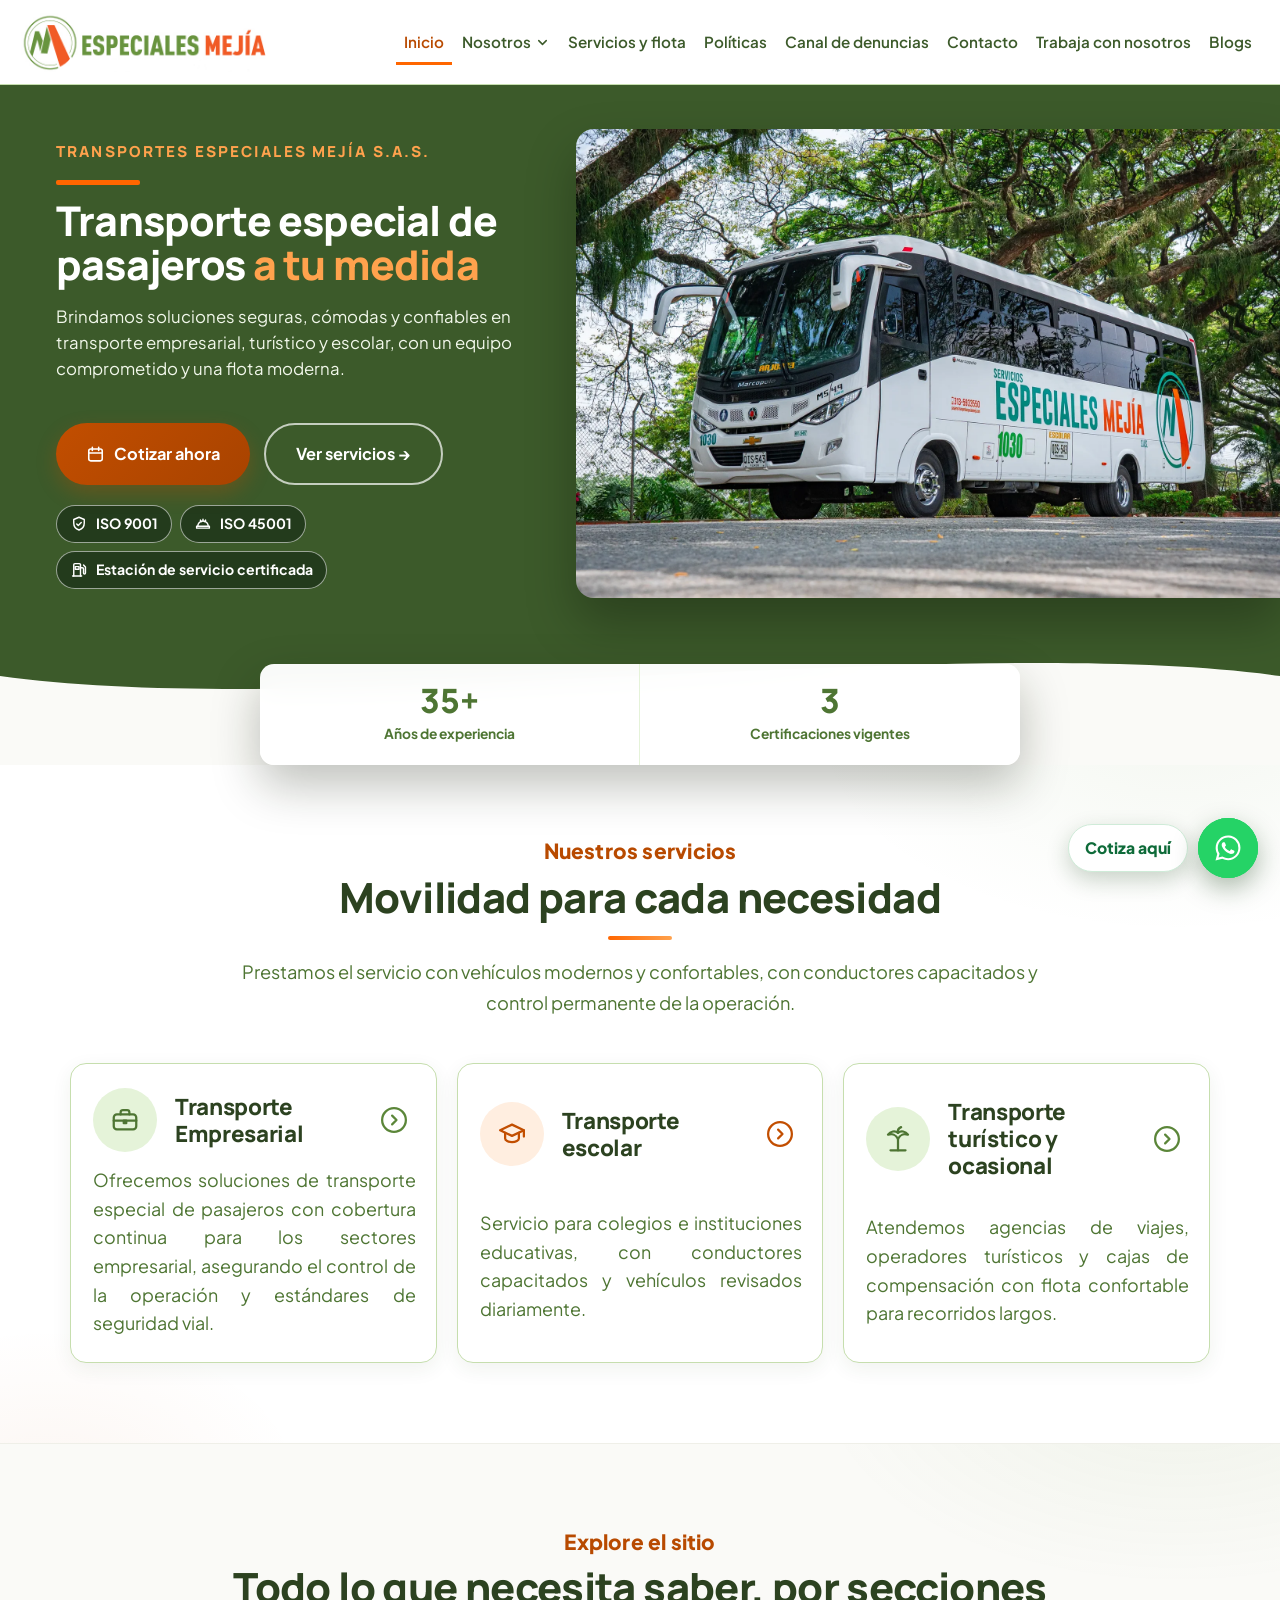
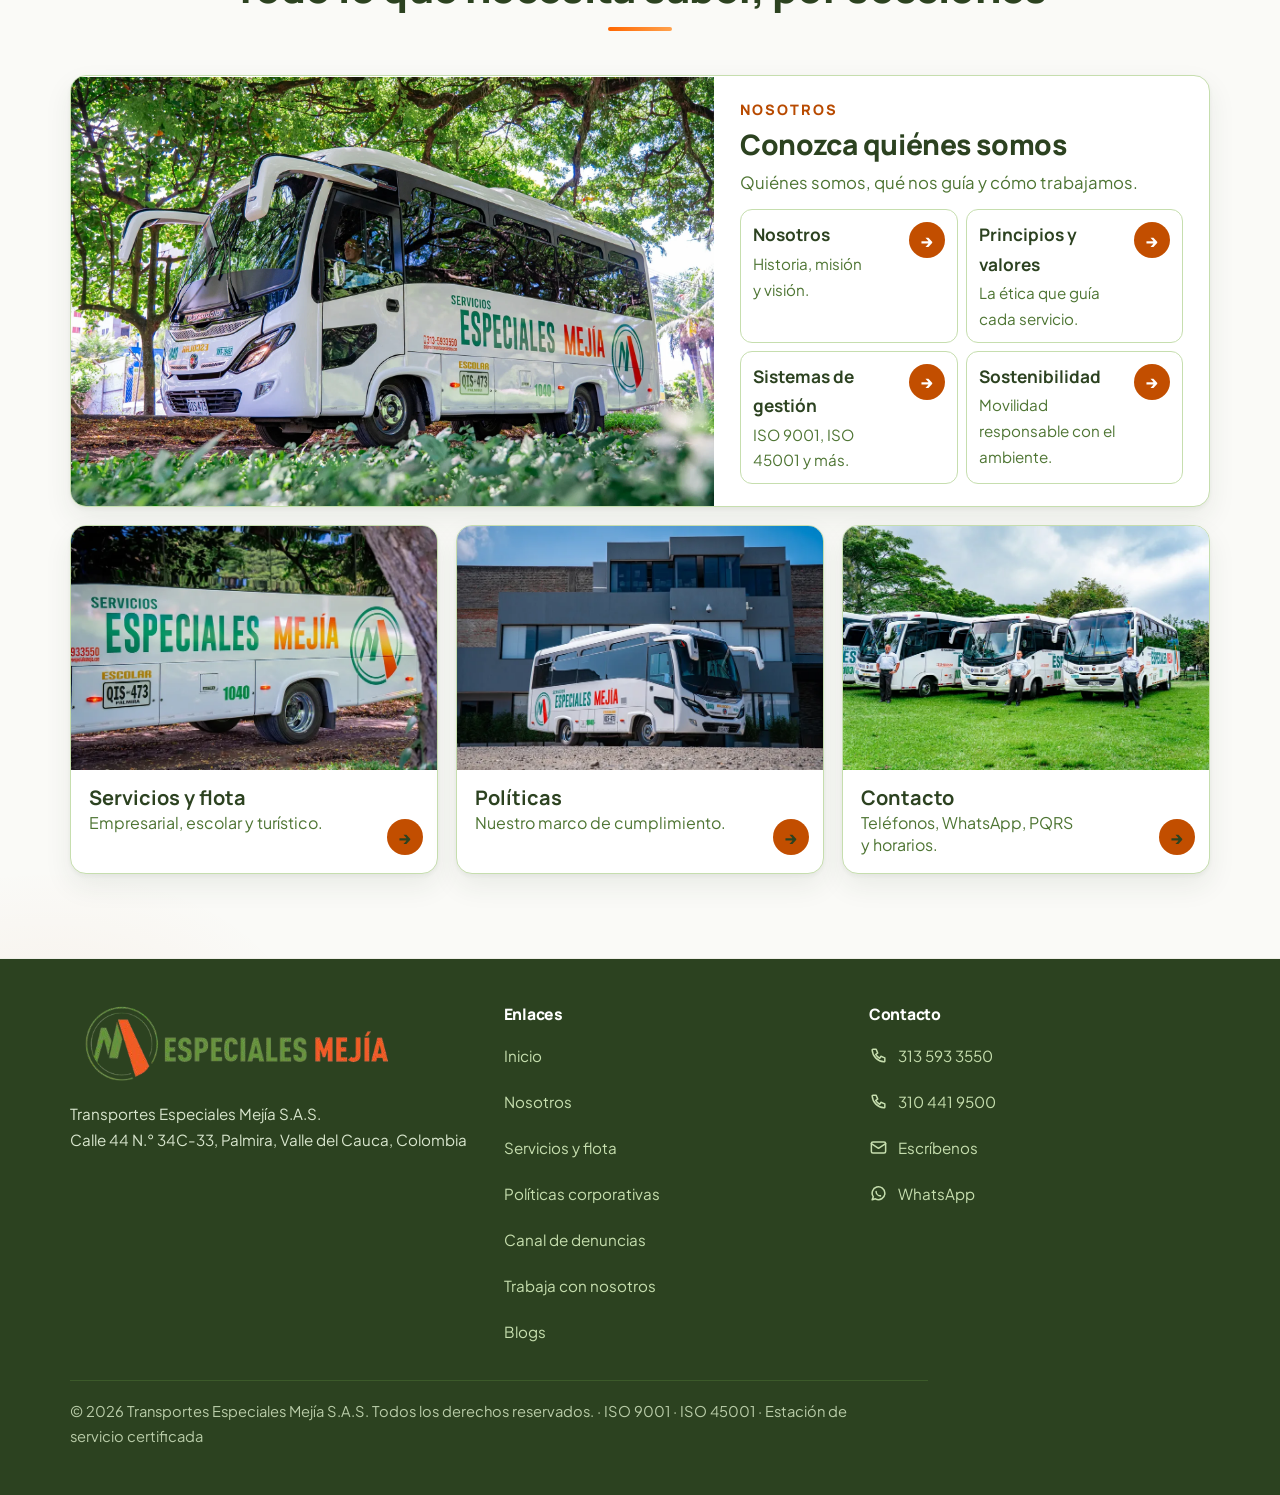
<file: index.html>
<!DOCTYPE html>
<html lang="es">
<head>
<meta charset="UTF-8">
<meta name="viewport" content="width=device-width, initial-scale=1">
<title>Transportes Especiales Mejía S.A.S. | Transporte Especial de Pasajeros</title>
<meta name="description" content="Transportes Especiales Mejía S.A.S. — Más de 35 años en transporte especial de pasajeros. Certificados ISO 9001, ISO 45001. Palmira, Valle del Cauca.">
<link rel="canonical" href="https://www.transportesespecialesmejia.com/">
<meta property="og:type" content="website">
<meta property="og:site_name" content="Transportes Especiales Mejía S.A.S.">
<meta property="og:locale" content="es_CO">
<meta property="og:title" content="Transportes Especiales Mejía S.A.S. | Transporte Especial de Pasajeros">
<meta property="og:description" content="Transportes Especiales Mejía S.A.S. — Más de 35 años en transporte especial de pasajeros. Certificados ISO 9001, ISO 45001. Palmira, Valle del Cauca.">
<meta property="og:url" content="https://www.transportesespecialesmejia.com/">
<meta property="og:image" content="https://www.transportesespecialesmejia.com/assets/og/15.jpg">
<meta property="og:image:width" content="1200">
<meta property="og:image:height" content="800">
<meta property="og:image:alt" content="Bus 1030 de Transportes Especiales Mejía S.A.S. bajo los árboles">
<meta name="twitter:card" content="summary_large_image">
<script type="application/ld+json">
{
 "@context": "https://schema.org",
 "@type": "LocalBusiness",
 "@id": "https://www.transportesespecialesmejia.com/#empresa",
 "name": "Transportes Especiales Mejía S.A.S.",
 "description": "Transporte especial de pasajeros: empresarial, escolar y turístico. Certificados ISO 9001 e ISO 45001.",
 "url": "https://www.transportesespecialesmejia.com/",
 "logo": "https://www.transportesespecialesmejia.com/assets/img/logo-alta.png",
 "image": "https://www.transportesespecialesmejia.com/assets/og/15.jpg",
 "telephone": [
  "+57 313 593 3550",
  "+57 310 441 9500"
 ],
 "email": "pasajeros@transportesespecialesmejia.com",
 "address": {
  "@type": "PostalAddress",
  "streetAddress": "Calle 44 N.° 34C-33",
  "addressLocality": "Palmira",
  "addressRegion": "Valle del Cauca",
  "addressCountry": "CO"
 },
 "areaServed": "CO",
 "openingHoursSpecification": [
  {
   "@type": "OpeningHoursSpecification",
   "dayOfWeek": [
    "Monday",
    "Wednesday"
   ],
   "opens": "07:30",
   "closes": "12:00"
  },
  {
   "@type": "OpeningHoursSpecification",
   "dayOfWeek": [
    "Monday",
    "Wednesday"
   ],
   "opens": "14:00",
   "closes": "17:00"
  },
  {
   "@type": "OpeningHoursSpecification",
   "dayOfWeek": [
    "Tuesday",
    "Thursday",
    "Friday"
   ],
   "opens": "07:00",
   "closes": "12:00"
  },
  {
   "@type": "OpeningHoursSpecification",
   "dayOfWeek": [
    "Tuesday",
    "Thursday",
    "Friday"
   ],
   "opens": "14:00",
   "closes": "16:30"
  },
  {
   "@type": "OpeningHoursSpecification",
   "dayOfWeek": "Saturday",
   "opens": "08:00",
   "closes": "12:00"
  }
 ]
}
</script>
<link rel="icon" href="assets/img/isotipo.png">
<link rel="preconnect" href="https://fonts.googleapis.com">
<link rel="preconnect" href="https://fonts.gstatic.com" crossorigin>
<link href="https://fonts.googleapis.com/css2?family=Manrope:wght@500;600;700;800&family=Plus+Jakarta+Sans:wght@400;500;600;700;800&display=swap" rel="stylesheet">
<link rel="stylesheet" href="assets/css/styles.css">
</head>
<body>
<div class="progreso" id="progreso" aria-hidden="true"></div>
<a class="saltar" href="#contenido">Saltar al contenido</a>
<!-- ========== MÓDULO 01 · CABECERA ========== -->
<header class="cabecera">
  <div class="contenedor cabecera__fila">
    <a class="cabecera__logo" href="index.html"><img src="assets/img/logo-alta.png" alt="Transportes Especiales Mejía S.A.S." width="580" height="130"></a>
    <!-- Obs.3 #24: menú desplegable en escritorio (≥1280 px). En móvil se conserva la lista simple, adaptada. -->
    <nav class="nav" aria-label="Principal">
      <a class="nav__enlace" href="index.html" aria-current="page">Inicio</a>
      <div class="nav__grupo">
        <a class="nav__enlace" href="nosotros.html" aria-haspopup="true">Nosotros<svg class="nav__chev" viewBox="0 0 24 24" aria-hidden="true"><path d="M6 9l6 6 6-6"/></svg></a>
        <ul class="nav__panel">
          <li><a href="nosotros.html">Nosotros</a></li>
          <li><a href="principios-valores.html">Principios y valores</a></li>
          <li><a href="sistemas-de-gestion.html">Sistemas de gestión</a></li>
          <li><a href="sostenibilidad.html">Sostenibilidad</a></li>
        </ul>
      </div>
      <a class="nav__enlace" href="servicios.html">Servicios y flota</a>
      <a class="nav__enlace" href="politicas.html">Políticas</a>
      <a class="nav__enlace" href="canal-de-denuncias.html">Canal de denuncias</a>
      <a class="nav__enlace" href="contacto.html">Contacto</a>
      <a class="nav__enlace" href="trabaja-con-nosotros.html">Trabaja con nosotros</a>
      <a class="nav__enlace" href="blogs.html">Blogs</a>
    </nav>
    <a class="boton boton--primario boton--ico" href="contacto.html"><svg viewBox="0 0 24 24" aria-hidden="true"><rect x="3.5" y="5" width="17" height="15" rx="2.5"/><path d="M3.5 10h17M8 3v4M16 3v4"/></svg>Solicitar servicio</a>
    <button class="menu-btn" id="menuBtn" aria-expanded="false" aria-controls="navMovil" aria-label="Abrir menú">
      <span></span><span></span><span></span>
    </button>
  </div>
  <nav class="nav-movil" id="navMovil" aria-label="Principal móvil">
    <a href="index.html" aria-current="page">Inicio</a>
    <a href="nosotros.html">Nosotros</a>
    <a class="sub" href="principios-valores.html">Principios y valores</a>
    <a class="sub" href="sistemas-de-gestion.html">Sistemas de gestión</a>
    <a class="sub" href="sostenibilidad.html">Sostenibilidad</a>
    <a href="servicios.html">Servicios y flota</a>
    <a href="politicas.html">Políticas</a>
    <a href="canal-de-denuncias.html">Canal de denuncias</a>
    <a href="contacto.html">Contacto</a>
    <a href="trabaja-con-nosotros.html">Trabaja con nosotros</a>
    <a href="blogs.html">Blogs</a>
  </nav>
</header>


<main id="contenido">
<!-- ========== MÓDULO 02 · HÉROE ========== -->
<section class="heroe cabeza" id="inicio">
  <div class="cabeza__texto heroe__cuerpo">
    <span class="razon">Transportes Especiales Mejía S.A.S.</span>
    <!-- Obs.3 #25: titular y párrafo adoptados de la referencia del cliente.
         Sustituyen al texto aprobado en v2.0: «Transporte especial de pasajeros con más de 35 años de experiencia»
         y «Somos un aliado estratégico en el transporte empresarial, turístico y escolar…». -->
    <h1>Transporte especial de pasajeros <em>a tu medida</em></h1>
    <p>Brindamos soluciones seguras, cómodas y confiables en transporte empresarial, turístico y escolar, con un equipo comprometido y una flota moderna.</p>
    <div class="heroe__acciones">
      <a class="boton boton--primario boton--ico" href="contacto.html"><svg viewBox="0 0 24 24" aria-hidden="true"><rect x="3.5" y="5" width="17" height="15" rx="2.5"/><path d="M3.5 10h17M8 3v4M16 3v4"/></svg>Cotizar ahora</a>
      <a class="boton boton--fantasma" href="servicios.html">Ver servicios →</a>
    </div>
    <div class="heroe__sellos">
      <span class="sello"><svg viewBox="0 0 24 24" aria-hidden="true"><path d="M12 3l7 3v5c0 4.2-2.8 7.6-7 9-4.2-1.4-7-4.8-7-9V6l7-3z"/><path d="M9 12l2 2 4-4"/></svg>ISO 9001</span>
      <span class="sello"><svg viewBox="0 0 24 24" aria-hidden="true"><path d="M5 15a7 7 0 0114 0"/><path d="M3.5 15h17v2.5h-17z"/><path d="M12 8V5.5M9.5 9l-1-2.2M14.5 9l1-2.2"/></svg>ISO 45001</span>
      <span class="sello"><svg viewBox="0 0 24 24" aria-hidden="true"><path d="M5 20V5a1.5 1.5 0 011.5-1.5h6A1.5 1.5 0 0114 5v15"/><path d="M3.5 20h12"/><path d="M7 7.5h5v3.5H7z"/><path d="M14 9h2.5a1.5 1.5 0 011.5 1.5V16a1.3 1.3 0 002.6 0V8l-2.5-2.5"/></svg>Estación de servicio certificada</span>
    </div>
  </div>
  <figure class="cabeza__foto"><img src="assets/img/hero-bus1030.webp" alt="Bus 1030 de Transportes Especiales Mejía S.A.S." width="1800" height="1200" fetchpriority="high"></figure>
  <svg class="ola" viewBox="0 0 1200 80" preserveAspectRatio="none" aria-hidden="true"><path d="M0,40 C300,90 900,-10 1200,40 L1200,80 L0,80 Z"/></svg>
</section>

<!-- ========== MÓDULO 04 · INDICADORES (propuestaV2: tarjeta flotante sobre el héroe; mismos 3 datos aprobados) ========== -->
<div class="contenedor heroe__flotante">
  <div class="heroe__tarjeta" id="tarjetaIndicadores">
    <div class="heroe__dato"><b data-cuenta="35" data-sufijo="+">35+</b><span>Años de experiencia</span></div>
    <div class="heroe__dato"><b data-cuenta="3">3</b><span>Certificaciones vigentes</span></div>
  </div>
</div>

<!-- ========== MÓDULO 08 · SERVICIOS (Obs.3 #4, #5 y #25: sube bajo el héroe, formato de la referencia) ========== -->
<section class="seccion seccion--claro servicios-franja" id="servicios">
  <div class="contenedor">
    <div class="centrado encabezado">
      <span class="etiqueta">Nuestros servicios</span>
      <h2 class="titulo">Movilidad para cada necesidad</h2>
      <p class="entradilla">Prestamos el servicio con vehículos modernos y confortables, con conductores capacitados y control permanente de la operación.</p>
    </div>
    <div class="srv-rejilla">
      <article class="srv" id="srv-empresarial">
        <div class="srv__ico" aria-hidden="true"><svg viewBox="0 0 24 24"><rect x="3" y="7.5" width="18" height="12" rx="2.5"/><path d="M8.5 7.5V5.8A1.8 1.8 0 0110.3 4h3.4a1.8 1.8 0 011.8 1.8v1.7"/><path d="M3 12.5h18"/><path d="M11 12.5h2v2h-2z"/></svg></div>
        <div class="srv__cuerpo"><h3>Transporte Empresarial</h3><p>Ofrecemos soluciones de transporte especial de pasajeros con cobertura continua para los sectores empresarial, asegurando el control de la operación y estándares de seguridad vial.</p></div>
        <a class="srv__ir" href="contacto.html" aria-label="Cotizar Transporte Empresarial"><svg viewBox="0 0 24 24" aria-hidden="true"><circle cx="12" cy="12" r="9.5"/><path d="M10.5 8.5L14 12l-3.5 3.5"/></svg></a>
      </article>
      <article class="srv srv--naranja" id="srv-escolar">
        <div class="srv__ico" aria-hidden="true"><svg viewBox="0 0 24 24"><path d="M2.5 9L12 4.5 21.5 9 12 13.5z"/><path d="M6.5 11v4.5c0 1.6 2.5 3 5.5 3s5.5-1.4 5.5-3V11"/><path d="M21.5 9v5"/></svg></div>
        <div class="srv__cuerpo"><h3>Transporte escolar</h3><p>Servicio para colegios e instituciones educativas, con conductores capacitados y vehículos revisados diariamente.</p></div>
        <a class="srv__ir" href="contacto.html" aria-label="Cotizar Transporte escolar"><svg viewBox="0 0 24 24" aria-hidden="true"><circle cx="12" cy="12" r="9.5"/><path d="M10.5 8.5L14 12l-3.5 3.5"/></svg></a>
      </article>
      <article class="srv" id="srv-turistico">
        <div class="srv__ico" aria-hidden="true"><svg viewBox="0 0 24 24"><path d="M12 21v-9"/><path d="M12 12c-1.5-3.5-5-4.5-8-3.5 2-2.8 5.6-3.4 8-1.5 2.4-1.9 6-1.3 8 1.5-3-1-6.5 0-8 3.5z"/><path d="M12 7c-.5-2 .5-3.6 2.5-4.5"/><path d="M6 21h12"/></svg></div>
        <div class="srv__cuerpo"><h3>Transporte turístico y ocasional</h3><p>Atendemos agencias de viajes, operadores turísticos y cajas de compensación con flota confortable para recorridos largos.</p></div>
        <a class="srv__ir" href="contacto.html" aria-label="Cotizar Transporte turístico y ocasional"><svg viewBox="0 0 24 24" aria-hidden="true"><circle cx="12" cy="12" r="9.5"/><path d="M10.5 8.5L14 12l-3.5 3.5"/></svg></a>
      </article>
    </div>
  </div>
</section>

<section class="seccion seccion--suave" id="explora">
  <div class="contenedor">
    <div class="centrado encabezado">
      <span class="etiqueta">Explore el sitio</span>
      <h2 class="titulo">Todo lo que necesita saber, por secciones</h2>
    </div>
    <div class="hub hub--alt">
      <article class="hub-grupo"><a class="hub-grupo__foto" href="nosotros.html" tabindex="-1" aria-hidden="true"><img src="assets/banners/28.webp" alt="" width="1920" height="1280" loading="lazy"></a><div class="hub-grupo__texto"><span class="hub-grupo__eti">Nosotros</span><h3>Conozca quiénes somos</h3><p>Quiénes somos, qué nos guía y cómo trabajamos.</p><ul class="hub-grupo__lista"><li><a href="nosotros.html"><span><b>Nosotros</b><small>Historia, misión y visión.</small></span><span class="hub__f" aria-hidden="true">→</span></a></li><li><a href="principios-valores.html"><span><b>Principios y valores</b><small>La ética que guía cada servicio.</small></span><span class="hub__f" aria-hidden="true">→</span></a></li><li><a href="sistemas-de-gestion.html"><span><b>Sistemas de gestión</b><small>ISO 9001, ISO 45001 y más.</small></span><span class="hub__f" aria-hidden="true">→</span></a></li><li><a href="sostenibilidad.html"><span><b>Sostenibilidad</b><small>Movilidad responsable con el ambiente.</small></span><span class="hub__f" aria-hidden="true">→</span></a></li></ul></div></article>
      <a class="hub__t" href="servicios.html"><img src="assets/fotos/min/27.webp" alt="" width="800" height="533" loading="lazy"><span class="hub__c"><b>Servicios y flota</b><small>Empresarial, escolar y turístico.</small></span><span class="hub__f" aria-hidden="true">→</span></a>
      <a class="hub__t" href="politicas.html"><img src="assets/fotos/min/38.webp" alt="" width="800" height="533" loading="lazy"><span class="hub__c"><b>Políticas</b><small>Nuestro marco de cumplimiento.</small></span><span class="hub__f" aria-hidden="true">→</span></a>
      <a class="hub__t" href="contacto.html"><img src="assets/fotos/min/20.webp" alt="" width="800" height="533" loading="lazy"><span class="hub__c"><b>Contacto</b><small>Teléfonos, WhatsApp, PQRS y horarios.</small></span><span class="hub__f" aria-hidden="true">→</span></a>
    </div>
  </div>
</section>

</main>
<!-- ========== MÓDULO 18 · PIE ========== -->
<footer class="pie">
  <div class="contenedor">
    <div class="pie__fila">
      <div>
        <img src="assets/img/logo.png" alt="Transportes Especiales Mejía S.A.S.">
        <p style="margin:18px 0 0">Transportes Especiales Mejía S.A.S.</p>
        <p style="margin:0">Calle 44 N.° 34C-33, Palmira, Valle del Cauca, Colombia</p>
      </div>
      <div>
        <h4>Enlaces</h4>
        <ul>
          <li><a href="index.html">Inicio</a></li>
          <li><a href="nosotros.html">Nosotros</a></li>
          <li><a href="servicios.html">Servicios y flota</a></li>
          <li><a href="politicas.html">Políticas corporativas</a></li>
          <li><a href="canal-de-denuncias.html">Canal de denuncias</a></li>
          <li><a href="trabaja-con-nosotros.html">Trabaja con nosotros</a></li>
          <li><a href="blogs.html">Blogs</a></li>
        </ul>
      </div>
      <div>
        <h4>Contacto</h4>
        <ul>
          <li><a href="tel:+573135933550"><svg class="ico" viewBox="0 0 24 24" aria-hidden="true"><path d="M5 4h4l2 5-2.5 1.5a12 12 0 005 5L15 13l5 2v4a1 1 0 01-1.1 1A16 16 0 014 5.1 1 1 0 015 4z"/></svg>313 593 3550</a></li>
          <li><a href="tel:+573104419500"><svg class="ico" viewBox="0 0 24 24" aria-hidden="true"><path d="M5 4h4l2 5-2.5 1.5a12 12 0 005 5L15 13l5 2v4a1 1 0 01-1.1 1A16 16 0 014 5.1 1 1 0 015 4z"/></svg>310 441 9500</a></li>
          <li><a href="mailto:pasajeros@transportesespecialesmejia.com"><svg class="ico" viewBox="0 0 24 24" aria-hidden="true"><rect x="3" y="5" width="18" height="14" rx="2"/><path d="M3 7l9 6 9-6"/></svg>Escríbenos</a></li>
          <li><a href="https://wa.me/573135933550" target="_blank" rel="noopener"><svg class="ico" viewBox="0 0 24 24" aria-hidden="true"><path d="M20 11.7a8 8 0 01-11.9 7L4 20l1.4-4a8 8 0 1114.6-4.3z"/><path d="M9 9.5c0 3 2.5 5.5 5.5 5.5"/></svg>WhatsApp</a></li>
        </ul>
      </div>
    </div>
    <div class="pie__legal">© <span id="anio">2026</span> Transportes Especiales Mejía S.A.S. Todos los derechos reservados. · ISO 9001 · ISO 45001 · Estación de servicio certificada</div>
  </div>
</footer>

<!-- Obs.3 #19: botón de WhatsApp con aura («aquí estoy») y texto «Cotiza aquí» -->
<a class="wa-flotante" href="https://wa.me/573135933550" target="_blank" rel="noopener" aria-label="Cotiza aquí por WhatsApp">
  <span class="wa-flotante__texto">Cotiza aquí</span>
  <span class="wa-flotante__disco"><svg viewBox="0 0 24 24" aria-hidden="true"><path d="M12.04 2C6.58 2 2.13 6.45 2.13 11.91c0 1.7.44 3.36 1.28 4.82L2 22l5.4-1.42a9.88 9.88 0 004.64 1.18h.01c5.46 0 9.91-4.45 9.91-9.91 0-2.64-1.03-5.13-2.9-7-1.87-1.87-4.35-2.85-6.02-2.85zm0 18.13h-.01a8.2 8.2 0 01-4.18-1.15l-.3-.18-3.11.82.83-3.03-.2-.31a8.2 8.2 0 01-1.26-4.37c0-4.54 3.7-8.24 8.25-8.24 2.2 0 4.27.86 5.83 2.42a8.18 8.18 0 012.41 5.83c0 4.55-3.7 8.21-8.26 8.21zm4.52-6.16c-.25-.12-1.47-.72-1.7-.81-.23-.08-.39-.12-.56.13-.17.25-.64.81-.78.97-.14.17-.29.19-.53.06-.25-.12-1.05-.39-2-1.23-.74-.66-1.24-1.48-1.39-1.72-.14-.25-.02-.38.11-.5.11-.11.25-.29.37-.43.12-.14.16-.25.25-.41.08-.17.04-.31-.02-.44-.06-.12-.56-1.36-.77-1.86-.2-.49-.41-.42-.56-.43h-.48c-.17 0-.44.06-.67.31-.23.25-.87.85-.87 2.08s.9 2.42 1.02 2.58c.12.17 1.77 2.7 4.29 3.79.6.26 1.07.41 1.44.53.6.19 1.15.16 1.59.1.48-.07 1.47-.6 1.68-1.18.21-.58.21-1.08.15-1.18-.06-.1-.23-.16-.48-.28z"/></svg></span>
</a>
<button class="arriba" id="btnArriba" type="button" aria-label="Volver arriba">
  <svg viewBox="0 0 24 24"><path d="M12 19V5"/><path d="M6 11l6-6 6 6"/></svg>
</button>


<script src="assets/js/main.js" defer></script>
</body>
</html>
</file>
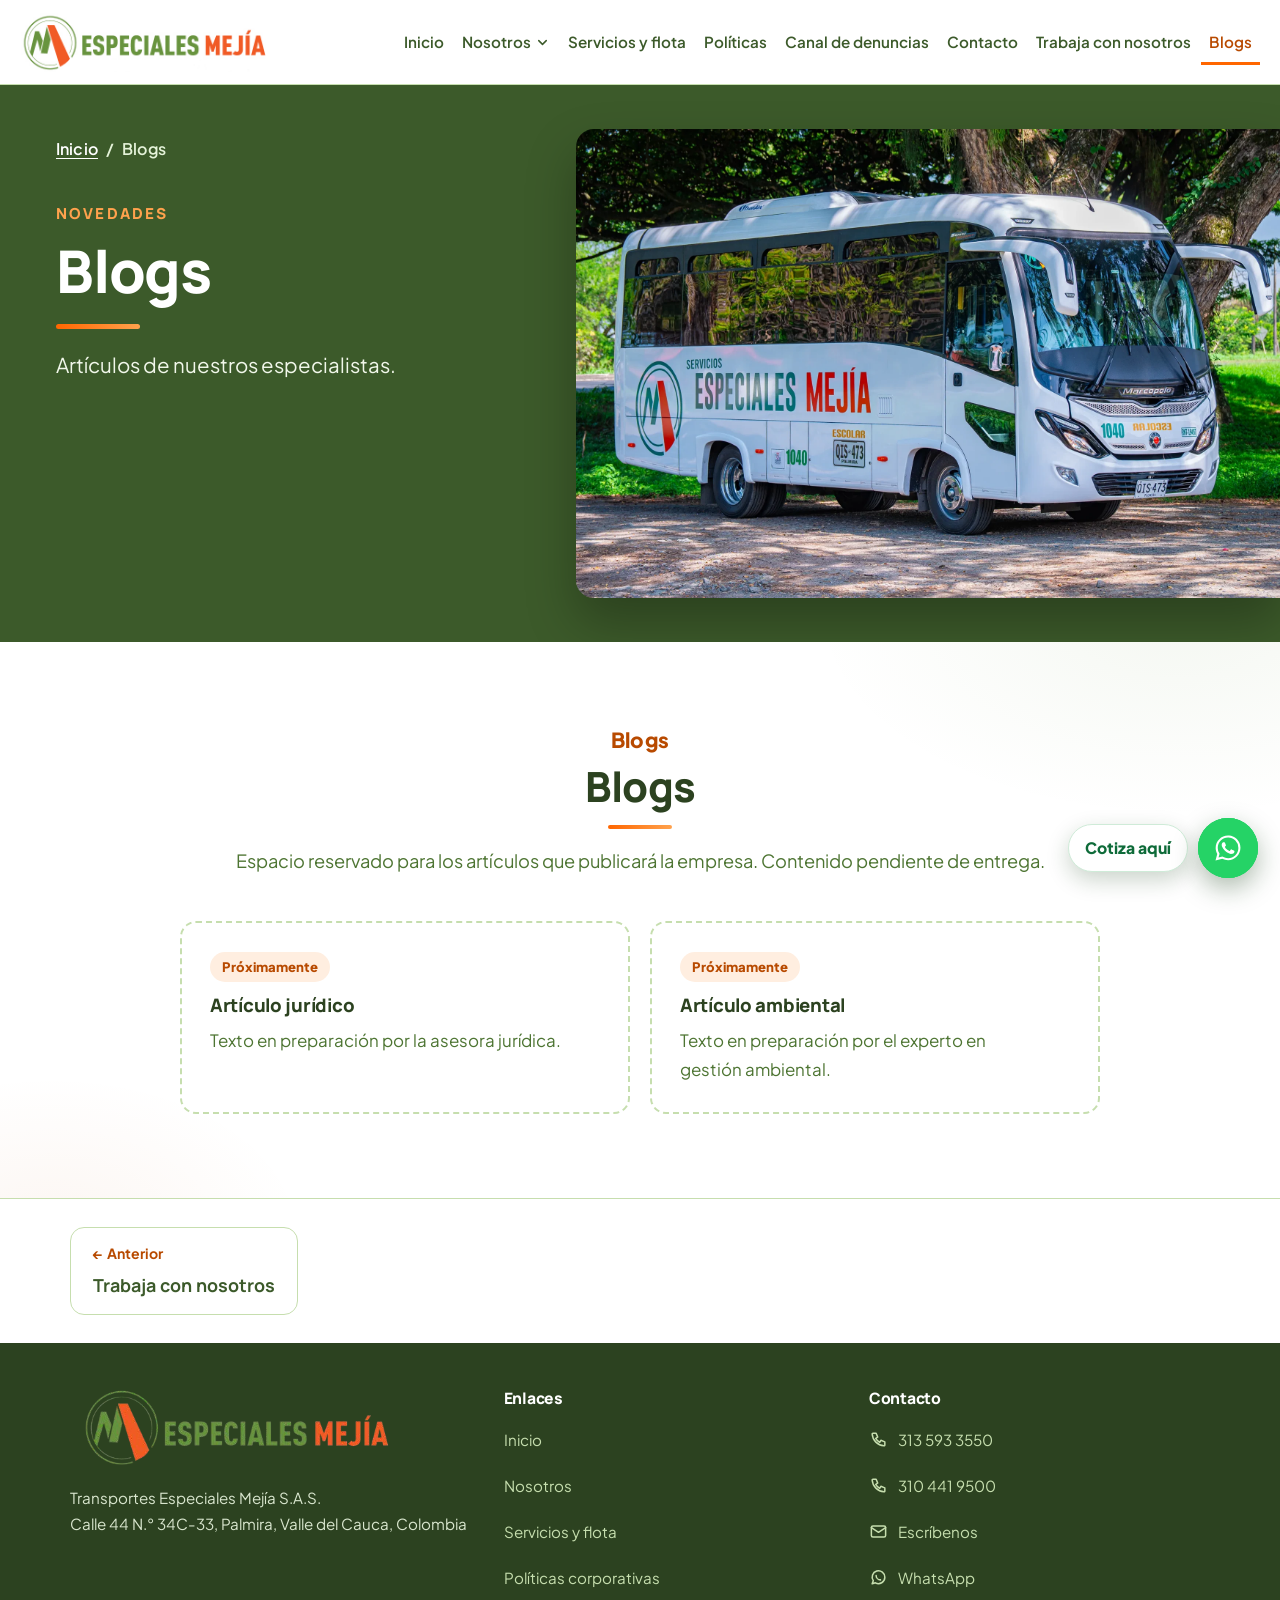
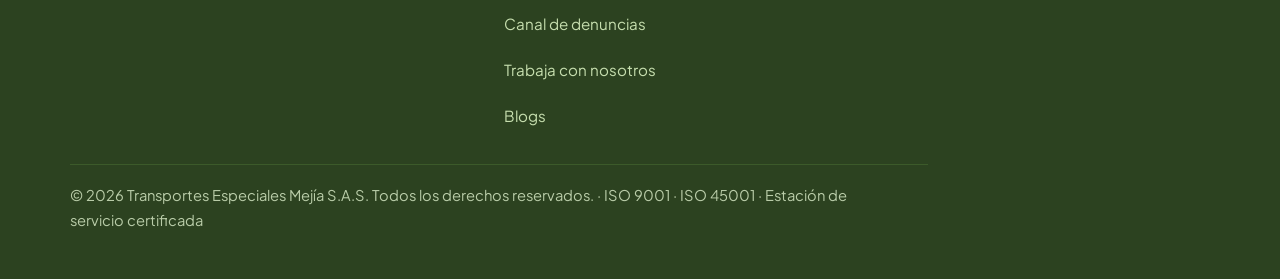
<file: blogs.html>
<!DOCTYPE html>
<html lang="es">
<head>
<meta charset="UTF-8">
<meta name="viewport" content="width=device-width, initial-scale=1">
<title>Blogs | Transportes Especiales Mejía S.A.S.</title>
<meta name="description" content="Artículos de nuestros especialistas. Transportes Especiales Mejía S.A.S., Palmira, Valle del Cauca.">
<link rel="canonical" href="https://www.transportesespecialesmejia.com/blogs.html">
<meta property="og:type" content="website">
<meta property="og:site_name" content="Transportes Especiales Mejía S.A.S.">
<meta property="og:locale" content="es_CO">
<meta property="og:title" content="Blogs | Transportes Especiales Mejía S.A.S.">
<meta property="og:description" content="Artículos de nuestros especialistas. Transportes Especiales Mejía S.A.S., Palmira, Valle del Cauca.">
<meta property="og:url" content="https://www.transportesespecialesmejia.com/blogs.html">
<meta property="og:image" content="https://www.transportesespecialesmejia.com/assets/og/25.jpg">
<meta property="og:image:width" content="1200">
<meta property="og:image:height" content="800">
<meta property="og:image:alt" content="Vehículo 1040 en vista de tres cuartos">
<meta name="twitter:card" content="summary_large_image">
<link rel="icon" href="assets/img/isotipo.png">
<link rel="preconnect" href="https://fonts.googleapis.com">
<link rel="preconnect" href="https://fonts.gstatic.com" crossorigin>
<link href="https://fonts.googleapis.com/css2?family=Manrope:wght@500;600;700;800&family=Plus+Jakarta+Sans:wght@400;500;600;700;800&display=swap" rel="stylesheet">
<link rel="stylesheet" href="assets/css/styles.css">
</head>
<body>
<div class="progreso" id="progreso" aria-hidden="true"></div>
<a class="saltar" href="#contenido">Saltar al contenido</a>
<!-- ========== MÓDULO 01 · CABECERA ========== -->
<header class="cabecera">
  <div class="contenedor cabecera__fila">
    <a class="cabecera__logo" href="index.html"><img src="assets/img/logo-alta.png" alt="Transportes Especiales Mejía S.A.S." width="580" height="130"></a>
    <!-- Obs.3 #24: menú desplegable en escritorio (≥1280 px). En móvil se conserva la lista simple, adaptada. -->
    <nav class="nav" aria-label="Principal">
      <a class="nav__enlace" href="index.html">Inicio</a>
      <div class="nav__grupo">
        <a class="nav__enlace" href="nosotros.html" aria-haspopup="true">Nosotros<svg class="nav__chev" viewBox="0 0 24 24" aria-hidden="true"><path d="M6 9l6 6 6-6"/></svg></a>
        <ul class="nav__panel">
          <li><a href="nosotros.html">Nosotros</a></li>
          <li><a href="principios-valores.html">Principios y valores</a></li>
          <li><a href="sistemas-de-gestion.html">Sistemas de gestión</a></li>
          <li><a href="sostenibilidad.html">Sostenibilidad</a></li>
        </ul>
      </div>
      <a class="nav__enlace" href="servicios.html">Servicios y flota</a>
      <a class="nav__enlace" href="politicas.html">Políticas</a>
      <a class="nav__enlace" href="canal-de-denuncias.html">Canal de denuncias</a>
      <a class="nav__enlace" href="contacto.html">Contacto</a>
      <a class="nav__enlace" href="trabaja-con-nosotros.html">Trabaja con nosotros</a>
      <a class="nav__enlace" href="blogs.html" aria-current="page">Blogs</a>
    </nav>
    <a class="boton boton--primario boton--ico" href="contacto.html"><svg viewBox="0 0 24 24" aria-hidden="true"><rect x="3.5" y="5" width="17" height="15" rx="2.5"/><path d="M3.5 10h17M8 3v4M16 3v4"/></svg>Solicitar servicio</a>
    <button class="menu-btn" id="menuBtn" aria-expanded="false" aria-controls="navMovil" aria-label="Abrir menú">
      <span></span><span></span><span></span>
    </button>
  </div>
  <nav class="nav-movil" id="navMovil" aria-label="Principal móvil">
    <a href="index.html">Inicio</a>
    <a href="nosotros.html">Nosotros</a>
    <a class="sub" href="principios-valores.html">Principios y valores</a>
    <a class="sub" href="sistemas-de-gestion.html">Sistemas de gestión</a>
    <a class="sub" href="sostenibilidad.html">Sostenibilidad</a>
    <a href="servicios.html">Servicios y flota</a>
    <a href="politicas.html">Políticas</a>
    <a href="canal-de-denuncias.html">Canal de denuncias</a>
    <a href="contacto.html">Contacto</a>
    <a href="trabaja-con-nosotros.html">Trabaja con nosotros</a>
    <a href="blogs.html" aria-current="page">Blogs</a>
  </nav>
</header>


<main id="contenido">
<section class="banner cabeza" id="inicio">
  <div class="cabeza__texto">
    <nav class="migas" aria-label="Ruta de navegación"><a href="index.html">Inicio</a><span aria-hidden="true">/</span><span aria-current="page">Blogs</span></nav>
    <div class="cabeza__bloque">
      <span class="banner__eyebrow">Novedades</span>
      <h1>Blogs</h1>
      <p>Artículos de nuestros especialistas.</p>
    </div>
  </div>
  <figure class="cabeza__foto"><img src="assets/banners/25.webp" alt="Vehículo 1040 en vista de tres cuartos" width="1920" height="1280" fetchpriority="high"></figure>
</section>
<!-- ========== MÓDULO 19 · BLOGS (Obs.3 #8: indicio de ubicación; contenido pendiente del cliente) ========== -->
<section class="seccion seccion--claro" id="blogs">
  <div class="contenedor">
    <div class="centrado encabezado">
      <span class="etiqueta">Blogs</span>
      <h2 class="titulo">Blogs</h2>
      <p class="entradilla">Espacio reservado para los artículos que publicará la empresa. Contenido pendiente de entrega.</p>
    </div>
    <div class="blog-rejilla">
      <article class="blog">
        <span class="blog__estado">Próximamente</span>
        <h3>Artículo jurídico</h3>
        <p>Texto en preparación por la asesora jurídica.</p>
      </article>
      <article class="blog">
        <span class="blog__estado">Próximamente</span>
        <h3>Artículo ambiental</h3>
        <p>Texto en preparación por el experto en gestión ambiental.</p>
      </article>
    </div>
  </div>
</section>


<nav class="pager" aria-label="Navegación entre páginas"><div class="contenedor pager__fila"><a class="pager__a pager__a--ant" href="trabaja-con-nosotros.html" rel="prev"><span>← Anterior</span><b>Trabaja con nosotros</b></a></div></nav>
</main>
<!-- ========== MÓDULO 18 · PIE ========== -->
<footer class="pie">
  <div class="contenedor">
    <div class="pie__fila">
      <div>
        <img src="assets/img/logo.png" alt="Transportes Especiales Mejía S.A.S.">
        <p style="margin:18px 0 0">Transportes Especiales Mejía S.A.S.</p>
        <p style="margin:0">Calle 44 N.° 34C-33, Palmira, Valle del Cauca, Colombia</p>
      </div>
      <div>
        <h4>Enlaces</h4>
        <ul>
          <li><a href="index.html">Inicio</a></li>
          <li><a href="nosotros.html">Nosotros</a></li>
          <li><a href="servicios.html">Servicios y flota</a></li>
          <li><a href="politicas.html">Políticas corporativas</a></li>
          <li><a href="canal-de-denuncias.html">Canal de denuncias</a></li>
          <li><a href="trabaja-con-nosotros.html">Trabaja con nosotros</a></li>
          <li><a href="blogs.html">Blogs</a></li>
        </ul>
      </div>
      <div>
        <h4>Contacto</h4>
        <ul>
          <li><a href="tel:+573135933550"><svg class="ico" viewBox="0 0 24 24" aria-hidden="true"><path d="M5 4h4l2 5-2.5 1.5a12 12 0 005 5L15 13l5 2v4a1 1 0 01-1.1 1A16 16 0 014 5.1 1 1 0 015 4z"/></svg>313 593 3550</a></li>
          <li><a href="tel:+573104419500"><svg class="ico" viewBox="0 0 24 24" aria-hidden="true"><path d="M5 4h4l2 5-2.5 1.5a12 12 0 005 5L15 13l5 2v4a1 1 0 01-1.1 1A16 16 0 014 5.1 1 1 0 015 4z"/></svg>310 441 9500</a></li>
          <li><a href="mailto:pasajeros@transportesespecialesmejia.com"><svg class="ico" viewBox="0 0 24 24" aria-hidden="true"><rect x="3" y="5" width="18" height="14" rx="2"/><path d="M3 7l9 6 9-6"/></svg>Escríbenos</a></li>
          <li><a href="https://wa.me/573135933550" target="_blank" rel="noopener"><svg class="ico" viewBox="0 0 24 24" aria-hidden="true"><path d="M20 11.7a8 8 0 01-11.9 7L4 20l1.4-4a8 8 0 1114.6-4.3z"/><path d="M9 9.5c0 3 2.5 5.5 5.5 5.5"/></svg>WhatsApp</a></li>
        </ul>
      </div>
    </div>
    <div class="pie__legal">© <span id="anio">2026</span> Transportes Especiales Mejía S.A.S. Todos los derechos reservados. · ISO 9001 · ISO 45001 · Estación de servicio certificada</div>
  </div>
</footer>

<!-- Obs.3 #19: botón de WhatsApp con aura («aquí estoy») y texto «Cotiza aquí» -->
<a class="wa-flotante" href="https://wa.me/573135933550" target="_blank" rel="noopener" aria-label="Cotiza aquí por WhatsApp">
  <span class="wa-flotante__texto">Cotiza aquí</span>
  <span class="wa-flotante__disco"><svg viewBox="0 0 24 24" aria-hidden="true"><path d="M12.04 2C6.58 2 2.13 6.45 2.13 11.91c0 1.7.44 3.36 1.28 4.82L2 22l5.4-1.42a9.88 9.88 0 004.64 1.18h.01c5.46 0 9.91-4.45 9.91-9.91 0-2.64-1.03-5.13-2.9-7-1.87-1.87-4.35-2.85-6.02-2.85zm0 18.13h-.01a8.2 8.2 0 01-4.18-1.15l-.3-.18-3.11.82.83-3.03-.2-.31a8.2 8.2 0 01-1.26-4.37c0-4.54 3.7-8.24 8.25-8.24 2.2 0 4.27.86 5.83 2.42a8.18 8.18 0 012.41 5.83c0 4.55-3.7 8.21-8.26 8.21zm4.52-6.16c-.25-.12-1.47-.72-1.7-.81-.23-.08-.39-.12-.56.13-.17.25-.64.81-.78.97-.14.17-.29.19-.53.06-.25-.12-1.05-.39-2-1.23-.74-.66-1.24-1.48-1.39-1.72-.14-.25-.02-.38.11-.5.11-.11.25-.29.37-.43.12-.14.16-.25.25-.41.08-.17.04-.31-.02-.44-.06-.12-.56-1.36-.77-1.86-.2-.49-.41-.42-.56-.43h-.48c-.17 0-.44.06-.67.31-.23.25-.87.85-.87 2.08s.9 2.42 1.02 2.58c.12.17 1.77 2.7 4.29 3.79.6.26 1.07.41 1.44.53.6.19 1.15.16 1.59.1.48-.07 1.47-.6 1.68-1.18.21-.58.21-1.08.15-1.18-.06-.1-.23-.16-.48-.28z"/></svg></span>
</a>
<button class="arriba" id="btnArriba" type="button" aria-label="Volver arriba">
  <svg viewBox="0 0 24 24"><path d="M12 19V5"/><path d="M6 11l6-6 6 6"/></svg>
</button>


<script src="assets/js/main.js" defer></script>
</body>
</html>
</file>
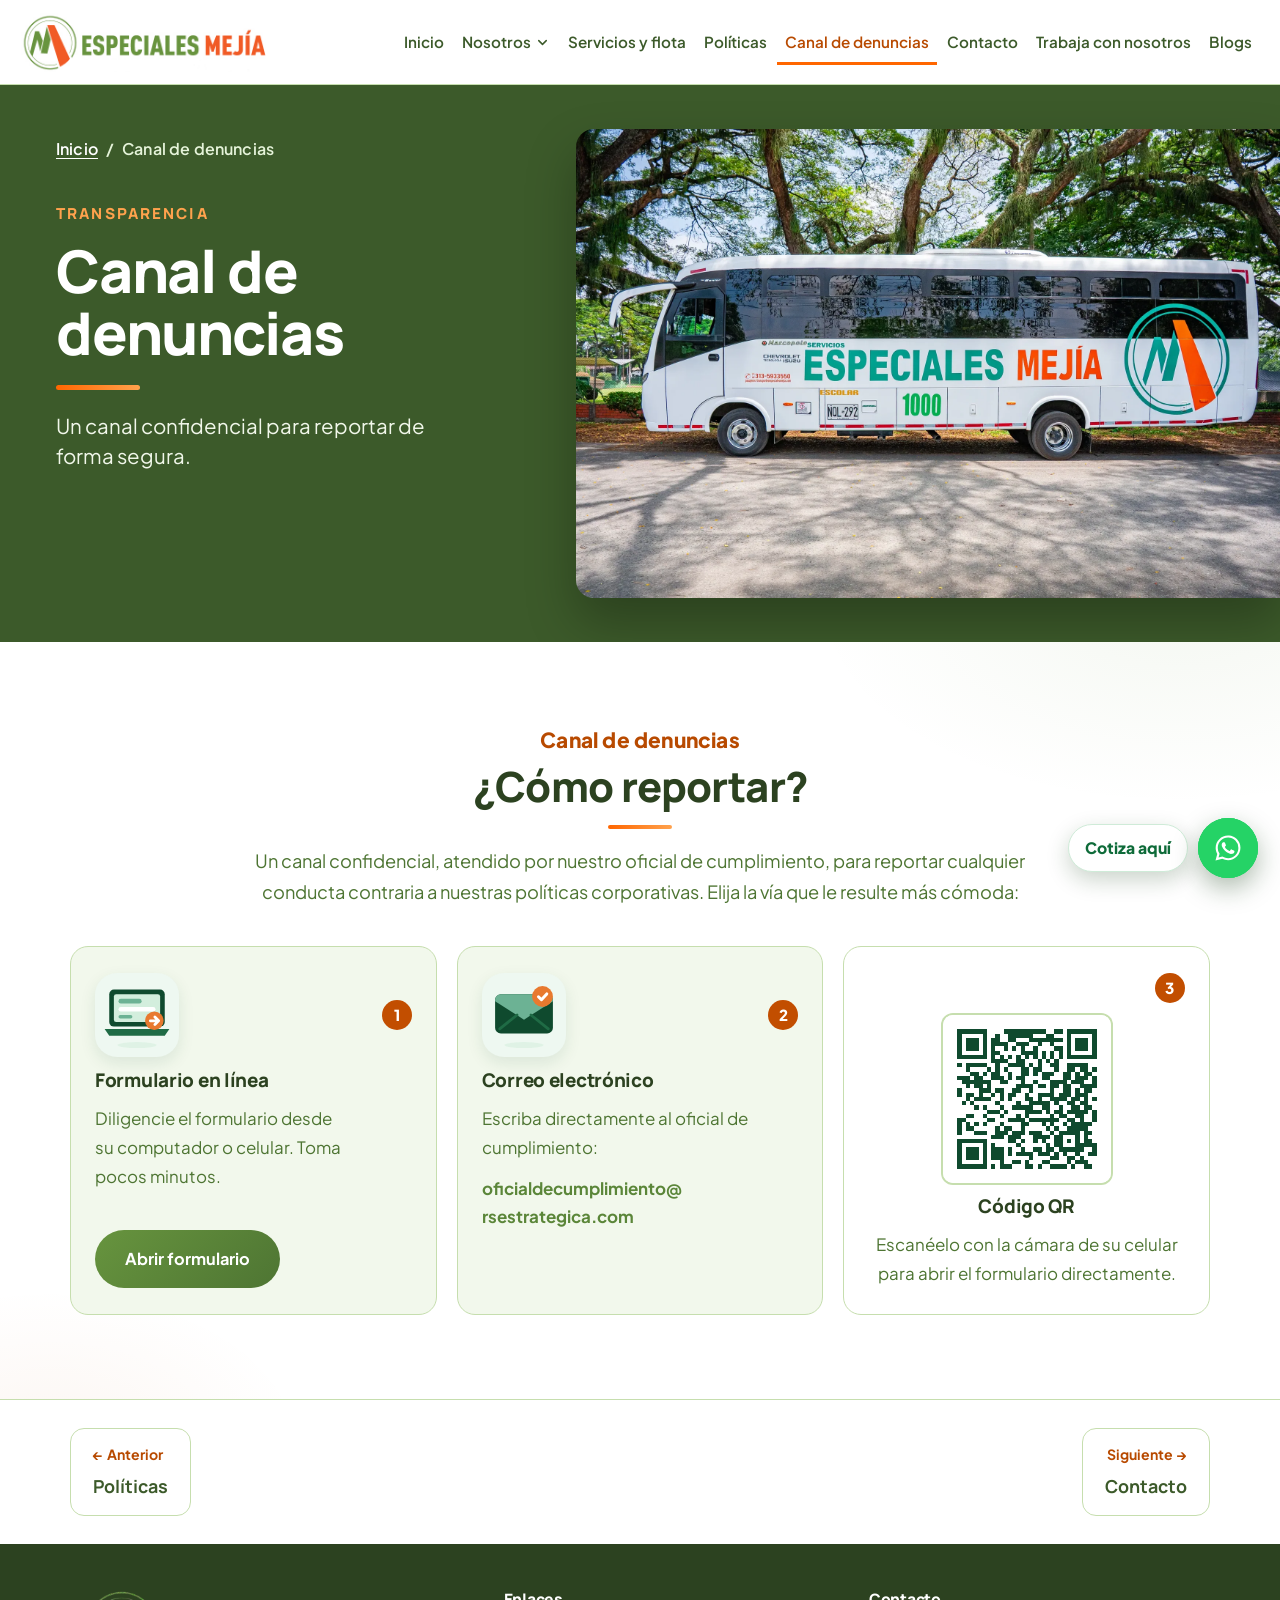
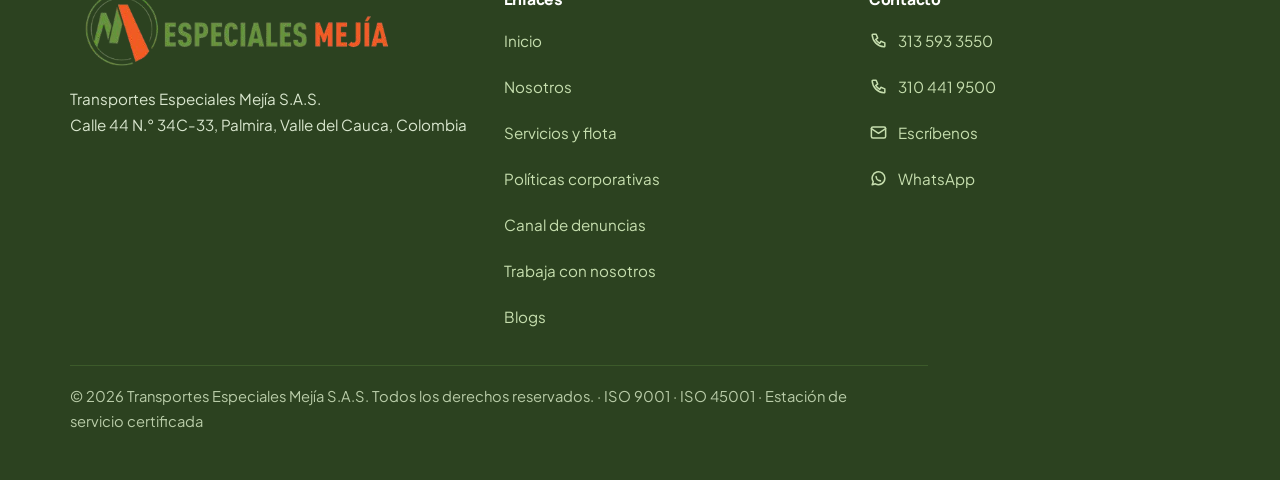
<file: canal-de-denuncias.html>
<!DOCTYPE html>
<html lang="es">
<head>
<meta charset="UTF-8">
<meta name="viewport" content="width=device-width, initial-scale=1">
<title>Canal de denuncias | Transportes Especiales Mejía S.A.S.</title>
<meta name="description" content="Un canal confidencial para reportar de forma segura. Transportes Especiales Mejía S.A.S., Palmira, Valle del Cauca.">
<link rel="canonical" href="https://www.transportesespecialesmejia.com/canal-de-denuncias.html">
<meta property="og:type" content="website">
<meta property="og:site_name" content="Transportes Especiales Mejía S.A.S.">
<meta property="og:locale" content="es_CO">
<meta property="og:title" content="Canal de denuncias | Transportes Especiales Mejía S.A.S.">
<meta property="og:description" content="Un canal confidencial para reportar de forma segura. Transportes Especiales Mejía S.A.S., Palmira, Valle del Cauca.">
<meta property="og:url" content="https://www.transportesespecialesmejia.com/canal-de-denuncias.html">
<meta property="og:image" content="https://www.transportesespecialesmejia.com/assets/og/12.jpg">
<meta property="og:image:width" content="1200">
<meta property="og:image:height" content="800">
<meta property="og:image:alt" content="Bus 1000 en vista lateral bajo los árboles">
<meta name="twitter:card" content="summary_large_image">
<link rel="icon" href="assets/img/isotipo.png">
<link rel="preconnect" href="https://fonts.googleapis.com">
<link rel="preconnect" href="https://fonts.gstatic.com" crossorigin>
<link href="https://fonts.googleapis.com/css2?family=Manrope:wght@500;600;700;800&family=Plus+Jakarta+Sans:wght@400;500;600;700;800&display=swap" rel="stylesheet">
<link rel="stylesheet" href="assets/css/styles.css">
</head>
<body>
<div class="progreso" id="progreso" aria-hidden="true"></div>
<a class="saltar" href="#contenido">Saltar al contenido</a>
<!-- ========== MÓDULO 01 · CABECERA ========== -->
<header class="cabecera">
  <div class="contenedor cabecera__fila">
    <a class="cabecera__logo" href="index.html"><img src="assets/img/logo-alta.png" alt="Transportes Especiales Mejía S.A.S." width="580" height="130"></a>
    <!-- Obs.3 #24: menú desplegable en escritorio (≥1280 px). En móvil se conserva la lista simple, adaptada. -->
    <nav class="nav" aria-label="Principal">
      <a class="nav__enlace" href="index.html">Inicio</a>
      <div class="nav__grupo">
        <a class="nav__enlace" href="nosotros.html" aria-haspopup="true">Nosotros<svg class="nav__chev" viewBox="0 0 24 24" aria-hidden="true"><path d="M6 9l6 6 6-6"/></svg></a>
        <ul class="nav__panel">
          <li><a href="nosotros.html">Nosotros</a></li>
          <li><a href="principios-valores.html">Principios y valores</a></li>
          <li><a href="sistemas-de-gestion.html">Sistemas de gestión</a></li>
          <li><a href="sostenibilidad.html">Sostenibilidad</a></li>
        </ul>
      </div>
      <a class="nav__enlace" href="servicios.html">Servicios y flota</a>
      <a class="nav__enlace" href="politicas.html">Políticas</a>
      <a class="nav__enlace" href="canal-de-denuncias.html" aria-current="page">Canal de denuncias</a>
      <a class="nav__enlace" href="contacto.html">Contacto</a>
      <a class="nav__enlace" href="trabaja-con-nosotros.html">Trabaja con nosotros</a>
      <a class="nav__enlace" href="blogs.html">Blogs</a>
    </nav>
    <a class="boton boton--primario boton--ico" href="contacto.html"><svg viewBox="0 0 24 24" aria-hidden="true"><rect x="3.5" y="5" width="17" height="15" rx="2.5"/><path d="M3.5 10h17M8 3v4M16 3v4"/></svg>Solicitar servicio</a>
    <button class="menu-btn" id="menuBtn" aria-expanded="false" aria-controls="navMovil" aria-label="Abrir menú">
      <span></span><span></span><span></span>
    </button>
  </div>
  <nav class="nav-movil" id="navMovil" aria-label="Principal móvil">
    <a href="index.html">Inicio</a>
    <a href="nosotros.html">Nosotros</a>
    <a class="sub" href="principios-valores.html">Principios y valores</a>
    <a class="sub" href="sistemas-de-gestion.html">Sistemas de gestión</a>
    <a class="sub" href="sostenibilidad.html">Sostenibilidad</a>
    <a href="servicios.html">Servicios y flota</a>
    <a href="politicas.html">Políticas</a>
    <a href="canal-de-denuncias.html" aria-current="page">Canal de denuncias</a>
    <a href="contacto.html">Contacto</a>
    <a href="trabaja-con-nosotros.html">Trabaja con nosotros</a>
    <a href="blogs.html">Blogs</a>
  </nav>
</header>


<main id="contenido">
<section class="banner cabeza" id="inicio">
  <div class="cabeza__texto">
    <nav class="migas" aria-label="Ruta de navegación"><a href="index.html">Inicio</a><span aria-hidden="true">/</span><span aria-current="page">Canal de denuncias</span></nav>
    <div class="cabeza__bloque">
      <span class="banner__eyebrow">Transparencia</span>
      <h1>Canal de denuncias</h1>
      <p>Un canal confidencial para reportar de forma segura.</p>
    </div>
  </div>
  <figure class="cabeza__foto"><img src="assets/banners/12.webp" alt="Bus 1000 en vista lateral bajo los árboles" width="1920" height="1280" fetchpriority="high"></figure>
</section>
<!-- ========== MÓDULO 13 · CANAL DE DENUNCIAS ========== -->
<section class="seccion seccion--claro" id="denuncias">
  <div class="contenedor">
    <div class="centrado" style="margin-bottom:38px">
      <span class="etiqueta">Canal de denuncias</span>
      <h2 class="titulo">¿Cómo reportar?</h2>
      <p class="entradilla">Un canal confidencial, atendido por nuestro oficial de cumplimiento, para reportar cualquier conducta contraria a nuestras políticas corporativas. Elija la vía que le resulte más cómoda:</p>
    </div>
    <div class="den-rejilla">
      <article class="den">
        <div class="den__cab"><div class="chapa"><svg class="ilu" viewBox="0 0 64 64" aria-hidden="true"><ellipse cx="32" cy="58" rx="17" ry="2.6" fill="#D3EEDD" opacity=".55"/><rect x="8" y="10" width="48" height="32" rx="4" fill="#0F4A2E"/><rect x="12" y="14" width="40" height="24" rx="2" fill="#D3EEDD"/><rect x="16" y="18" width="20" height="4" rx="2" fill="#6CB294"/><rect x="16" y="25" width="32" height="4" rx="2" fill="#FFFFFF"/><rect x="16" y="32" width="12" height="3" rx="1.5" fill="#6CB294"/><path d="M4 44h56l-4 6H8z" fill="#1F6B45"/><circle cx="47" cy="37" r="8" fill="#E8792F"/><path d="M43.5 37h7m-3-3.2l3.2 3.2-3.2 3.2" fill="none" stroke="#FFFFFF" stroke-width="2.4" stroke-linecap="round" stroke-linejoin="round"/></svg></div><span class="den__paso">1</span></div>
        <h3>Formulario en línea</h3>
        <p>Diligencie el formulario desde su computador o celular. Toma pocos minutos.</p>
        <a class="boton boton--verde" href="https://forms.office.com/r/1CYkJJdMKJ?origin=lprLink" target="_blank" rel="noopener">Abrir formulario</a>
      </article>
      <article class="den">
        <div class="den__cab"><div class="chapa"><svg class="ilu" viewBox="0 0 64 64" aria-hidden="true"><ellipse cx="32" cy="58" rx="17" ry="2.6" fill="#D3EEDD" opacity=".55"/><rect x="7" y="14" width="50" height="34" rx="5" fill="#0F4A2E"/><path d="M7 20l25 16 25-16v-1a5 5 0 00-5-5H12a5 5 0 00-5 5z" fill="#6CB294"/><path d="M11 44l15-12M53 44L38 32" stroke="#1F6B45" stroke-width="2.4" stroke-linecap="round"/><circle cx="48" cy="16" r="9" fill="#E8792F"/><path d="M44.5 16.2l2.6 2.6 4.6-5" fill="none" stroke="#FFFFFF" stroke-width="2.6" stroke-linecap="round" stroke-linejoin="round"/></svg></div><span class="den__paso">2</span></div>
        <h3>Correo electrónico</h3>
        <p>Escriba directamente al oficial de cumplimiento:</p>
        <a class="den__correo" href="mailto:oficialdecumplimiento@rsestrategica.com">oficialdecumplimiento@<wbr>rsestrategica.com</a>
      </article>
      <article class="den den--qr">
        <div class="den__cab"><span></span><span class="den__paso">3</span></div>
        <svg class="qr" viewBox="0 0 37 37" role="img" aria-label="Código QR del formulario del canal de denuncias" shape-rendering="crispEdges"><rect width="37" height="37" fill="#fff"/><path fill="#0F4A2E" d="M2 2h1v1h-1zM3 2h1v1h-1zM4 2h1v1h-1zM5 2h1v1h-1zM6 2h1v1h-1zM7 2h1v1h-1zM8 2h1v1h-1zM13 2h1v1h-1zM14 2h1v1h-1zM15 2h1v1h-1zM16 2h1v1h-1zM17 2h1v1h-1zM18 2h1v1h-1zM19 2h1v1h-1zM20 2h1v1h-1zM21 2h1v1h-1zM22 2h1v1h-1zM25 2h1v1h-1zM26 2h1v1h-1zM28 2h1v1h-1zM29 2h1v1h-1zM30 2h1v1h-1zM31 2h1v1h-1zM32 2h1v1h-1zM33 2h1v1h-1zM34 2h1v1h-1zM2 3h1v1h-1zM8 3h1v1h-1zM11 3h1v1h-1zM14 3h1v1h-1zM15 3h1v1h-1zM16 3h1v1h-1zM17 3h1v1h-1zM18 3h1v1h-1zM19 3h1v1h-1zM23 3h1v1h-1zM24 3h1v1h-1zM28 3h1v1h-1zM34 3h1v1h-1zM2 4h1v1h-1zM4 4h1v1h-1zM5 4h1v1h-1zM6 4h1v1h-1zM8 4h1v1h-1zM10 4h1v1h-1zM11 4h1v1h-1zM14 4h1v1h-1zM15 4h1v1h-1zM19 4h1v1h-1zM20 4h1v1h-1zM21 4h1v1h-1zM22 4h1v1h-1zM23 4h1v1h-1zM24 4h1v1h-1zM25 4h1v1h-1zM26 4h1v1h-1zM28 4h1v1h-1zM30 4h1v1h-1zM31 4h1v1h-1zM32 4h1v1h-1zM34 4h1v1h-1zM2 5h1v1h-1zM4 5h1v1h-1zM5 5h1v1h-1zM6 5h1v1h-1zM8 5h1v1h-1zM10 5h1v1h-1zM11 5h1v1h-1zM12 5h1v1h-1zM13 5h1v1h-1zM16 5h1v1h-1zM17 5h1v1h-1zM18 5h1v1h-1zM21 5h1v1h-1zM24 5h1v1h-1zM28 5h1v1h-1zM30 5h1v1h-1zM31 5h1v1h-1zM32 5h1v1h-1zM34 5h1v1h-1zM2 6h1v1h-1zM4 6h1v1h-1zM5 6h1v1h-1zM6 6h1v1h-1zM8 6h1v1h-1zM10 6h1v1h-1zM13 6h1v1h-1zM15 6h1v1h-1zM17 6h1v1h-1zM20 6h1v1h-1zM25 6h1v1h-1zM26 6h1v1h-1zM28 6h1v1h-1zM30 6h1v1h-1zM31 6h1v1h-1zM32 6h1v1h-1zM34 6h1v1h-1zM2 7h1v1h-1zM8 7h1v1h-1zM10 7h1v1h-1zM11 7h1v1h-1zM17 7h1v1h-1zM18 7h1v1h-1zM19 7h1v1h-1zM20 7h1v1h-1zM22 7h1v1h-1zM24 7h1v1h-1zM26 7h1v1h-1zM28 7h1v1h-1zM34 7h1v1h-1zM2 8h1v1h-1zM3 8h1v1h-1zM4 8h1v1h-1zM5 8h1v1h-1zM6 8h1v1h-1zM7 8h1v1h-1zM8 8h1v1h-1zM10 8h1v1h-1zM12 8h1v1h-1zM14 8h1v1h-1zM16 8h1v1h-1zM18 8h1v1h-1zM20 8h1v1h-1zM22 8h1v1h-1zM24 8h1v1h-1zM26 8h1v1h-1zM28 8h1v1h-1zM29 8h1v1h-1zM30 8h1v1h-1zM31 8h1v1h-1zM32 8h1v1h-1zM33 8h1v1h-1zM34 8h1v1h-1zM10 9h1v1h-1zM11 9h1v1h-1zM12 9h1v1h-1zM13 9h1v1h-1zM16 9h1v1h-1zM17 9h1v1h-1zM21 9h1v1h-1zM23 9h1v1h-1zM25 9h1v1h-1zM2 10h1v1h-1zM4 10h1v1h-1zM5 10h1v1h-1zM6 10h1v1h-1zM7 10h1v1h-1zM8 10h1v1h-1zM11 10h1v1h-1zM14 10h1v1h-1zM15 10h1v1h-1zM16 10h1v1h-1zM17 10h1v1h-1zM19 10h1v1h-1zM21 10h1v1h-1zM24 10h1v1h-1zM25 10h1v1h-1zM28 10h1v1h-1zM29 10h1v1h-1zM30 10h1v1h-1zM31 10h1v1h-1zM32 10h1v1h-1zM4 11h1v1h-1zM9 11h1v1h-1zM11 11h1v1h-1zM13 11h1v1h-1zM17 11h1v1h-1zM18 11h1v1h-1zM20 11h1v1h-1zM21 11h1v1h-1zM25 11h1v1h-1zM28 11h1v1h-1zM29 11h1v1h-1zM31 11h1v1h-1zM32 11h1v1h-1zM34 11h1v1h-1zM5 12h1v1h-1zM6 12h1v1h-1zM8 12h1v1h-1zM10 12h1v1h-1zM11 12h1v1h-1zM14 12h1v1h-1zM17 12h1v1h-1zM18 12h1v1h-1zM20 12h1v1h-1zM22 12h1v1h-1zM23 12h1v1h-1zM24 12h1v1h-1zM27 12h1v1h-1zM28 12h1v1h-1zM30 12h1v1h-1zM32 12h1v1h-1zM33 12h1v1h-1zM2 13h1v1h-1zM3 13h1v1h-1zM4 13h1v1h-1zM6 13h1v1h-1zM7 13h1v1h-1zM10 13h1v1h-1zM11 13h1v1h-1zM12 13h1v1h-1zM14 13h1v1h-1zM16 13h1v1h-1zM17 13h1v1h-1zM22 13h1v1h-1zM23 13h1v1h-1zM27 13h1v1h-1zM28 13h1v1h-1zM30 13h1v1h-1zM31 13h1v1h-1zM32 13h1v1h-1zM34 13h1v1h-1zM3 14h1v1h-1zM4 14h1v1h-1zM5 14h1v1h-1zM6 14h1v1h-1zM7 14h1v1h-1zM8 14h1v1h-1zM9 14h1v1h-1zM12 14h1v1h-1zM13 14h1v1h-1zM17 14h1v1h-1zM20 14h1v1h-1zM24 14h1v1h-1zM25 14h1v1h-1zM26 14h1v1h-1zM27 14h1v1h-1zM29 14h1v1h-1zM30 14h1v1h-1zM31 14h1v1h-1zM34 14h1v1h-1zM4 15h1v1h-1zM6 15h1v1h-1zM7 15h1v1h-1zM9 15h1v1h-1zM16 15h1v1h-1zM17 15h1v1h-1zM18 15h1v1h-1zM19 15h1v1h-1zM21 15h1v1h-1zM22 15h1v1h-1zM24 15h1v1h-1zM25 15h1v1h-1zM27 15h1v1h-1zM28 15h1v1h-1zM31 15h1v1h-1zM32 15h1v1h-1zM33 15h1v1h-1zM34 15h1v1h-1zM2 16h1v1h-1zM7 16h1v1h-1zM8 16h1v1h-1zM9 16h1v1h-1zM11 16h1v1h-1zM12 16h1v1h-1zM15 16h1v1h-1zM16 16h1v1h-1zM19 16h1v1h-1zM24 16h1v1h-1zM27 16h1v1h-1zM28 16h1v1h-1zM30 16h1v1h-1zM32 16h1v1h-1zM33 16h1v1h-1zM2 17h1v1h-1zM4 17h1v1h-1zM5 17h1v1h-1zM7 17h1v1h-1zM10 17h1v1h-1zM12 17h1v1h-1zM14 17h1v1h-1zM15 17h1v1h-1zM18 17h1v1h-1zM21 17h1v1h-1zM22 17h1v1h-1zM23 17h1v1h-1zM24 17h1v1h-1zM26 17h1v1h-1zM27 17h1v1h-1zM28 17h1v1h-1zM30 17h1v1h-1zM31 17h1v1h-1zM32 17h1v1h-1zM4 18h1v1h-1zM6 18h1v1h-1zM7 18h1v1h-1zM8 18h1v1h-1zM9 18h1v1h-1zM12 18h1v1h-1zM14 18h1v1h-1zM18 18h1v1h-1zM19 18h1v1h-1zM21 18h1v1h-1zM24 18h1v1h-1zM25 18h1v1h-1zM26 18h1v1h-1zM27 18h1v1h-1zM29 18h1v1h-1zM30 18h1v1h-1zM32 18h1v1h-1zM34 18h1v1h-1zM3 19h1v1h-1zM5 19h1v1h-1zM11 19h1v1h-1zM16 19h1v1h-1zM19 19h1v1h-1zM20 19h1v1h-1zM21 19h1v1h-1zM22 19h1v1h-1zM23 19h1v1h-1zM25 19h1v1h-1zM28 19h1v1h-1zM29 19h1v1h-1zM31 19h1v1h-1zM32 19h1v1h-1zM6 20h1v1h-1zM8 20h1v1h-1zM12 20h1v1h-1zM15 20h1v1h-1zM16 20h1v1h-1zM17 20h1v1h-1zM18 20h1v1h-1zM19 20h1v1h-1zM22 20h1v1h-1zM23 20h1v1h-1zM26 20h1v1h-1zM29 20h1v1h-1zM30 20h1v1h-1zM32 20h1v1h-1zM33 20h1v1h-1zM9 21h1v1h-1zM10 21h1v1h-1zM11 21h1v1h-1zM13 21h1v1h-1zM18 21h1v1h-1zM19 21h1v1h-1zM20 21h1v1h-1zM21 21h1v1h-1zM23 21h1v1h-1zM25 21h1v1h-1zM26 21h1v1h-1zM28 21h1v1h-1zM29 21h1v1h-1zM30 21h1v1h-1zM31 21h1v1h-1zM32 21h1v1h-1zM34 21h1v1h-1zM4 22h1v1h-1zM5 22h1v1h-1zM8 22h1v1h-1zM12 22h1v1h-1zM16 22h1v1h-1zM18 22h1v1h-1zM24 22h1v1h-1zM26 22h1v1h-1zM27 22h1v1h-1zM30 22h1v1h-1zM31 22h1v1h-1zM34 22h1v1h-1zM2 23h1v1h-1zM3 23h1v1h-1zM9 23h1v1h-1zM10 23h1v1h-1zM14 23h1v1h-1zM15 23h1v1h-1zM16 23h1v1h-1zM17 23h1v1h-1zM19 23h1v1h-1zM20 23h1v1h-1zM21 23h1v1h-1zM22 23h1v1h-1zM23 23h1v1h-1zM24 23h1v1h-1zM25 23h1v1h-1zM28 23h1v1h-1zM29 23h1v1h-1zM31 23h1v1h-1zM34 23h1v1h-1zM2 24h1v1h-1zM4 24h1v1h-1zM6 24h1v1h-1zM8 24h1v1h-1zM12 24h1v1h-1zM17 24h1v1h-1zM18 24h1v1h-1zM22 24h1v1h-1zM24 24h1v1h-1zM27 24h1v1h-1zM29 24h1v1h-1zM30 24h1v1h-1zM31 24h1v1h-1zM32 24h1v1h-1zM33 24h1v1h-1zM2 25h1v1h-1zM4 25h1v1h-1zM5 25h1v1h-1zM11 25h1v1h-1zM13 25h1v1h-1zM14 25h1v1h-1zM17 25h1v1h-1zM23 25h1v1h-1zM25 25h1v1h-1zM28 25h1v1h-1zM29 25h1v1h-1zM30 25h1v1h-1zM31 25h1v1h-1zM32 25h1v1h-1zM2 26h1v1h-1zM6 26h1v1h-1zM7 26h1v1h-1zM8 26h1v1h-1zM11 26h1v1h-1zM12 26h1v1h-1zM13 26h1v1h-1zM15 26h1v1h-1zM16 26h1v1h-1zM17 26h1v1h-1zM19 26h1v1h-1zM20 26h1v1h-1zM21 26h1v1h-1zM24 26h1v1h-1zM26 26h1v1h-1zM27 26h1v1h-1zM28 26h1v1h-1zM29 26h1v1h-1zM30 26h1v1h-1zM32 26h1v1h-1zM33 26h1v1h-1zM10 27h1v1h-1zM11 27h1v1h-1zM12 27h1v1h-1zM14 27h1v1h-1zM15 27h1v1h-1zM16 27h1v1h-1zM20 27h1v1h-1zM21 27h1v1h-1zM22 27h1v1h-1zM23 27h1v1h-1zM25 27h1v1h-1zM26 27h1v1h-1zM30 27h1v1h-1zM32 27h1v1h-1zM2 28h1v1h-1zM3 28h1v1h-1zM4 28h1v1h-1zM5 28h1v1h-1zM6 28h1v1h-1zM7 28h1v1h-1zM8 28h1v1h-1zM14 28h1v1h-1zM15 28h1v1h-1zM17 28h1v1h-1zM20 28h1v1h-1zM22 28h1v1h-1zM25 28h1v1h-1zM26 28h1v1h-1zM28 28h1v1h-1zM30 28h1v1h-1zM32 28h1v1h-1zM33 28h1v1h-1zM2 29h1v1h-1zM8 29h1v1h-1zM10 29h1v1h-1zM16 29h1v1h-1zM23 29h1v1h-1zM25 29h1v1h-1zM26 29h1v1h-1zM30 29h1v1h-1zM31 29h1v1h-1zM32 29h1v1h-1zM33 29h1v1h-1zM34 29h1v1h-1zM2 30h1v1h-1zM4 30h1v1h-1zM5 30h1v1h-1zM6 30h1v1h-1zM8 30h1v1h-1zM10 30h1v1h-1zM11 30h1v1h-1zM12 30h1v1h-1zM14 30h1v1h-1zM17 30h1v1h-1zM20 30h1v1h-1zM21 30h1v1h-1zM23 30h1v1h-1zM24 30h1v1h-1zM26 30h1v1h-1zM27 30h1v1h-1zM28 30h1v1h-1zM29 30h1v1h-1zM30 30h1v1h-1zM31 30h1v1h-1zM34 30h1v1h-1zM2 31h1v1h-1zM4 31h1v1h-1zM5 31h1v1h-1zM6 31h1v1h-1zM8 31h1v1h-1zM10 31h1v1h-1zM11 31h1v1h-1zM12 31h1v1h-1zM14 31h1v1h-1zM16 31h1v1h-1zM17 31h1v1h-1zM18 31h1v1h-1zM19 31h1v1h-1zM21 31h1v1h-1zM22 31h1v1h-1zM23 31h1v1h-1zM25 31h1v1h-1zM27 31h1v1h-1zM30 31h1v1h-1zM33 31h1v1h-1zM34 31h1v1h-1zM2 32h1v1h-1zM4 32h1v1h-1zM5 32h1v1h-1zM6 32h1v1h-1zM8 32h1v1h-1zM10 32h1v1h-1zM11 32h1v1h-1zM12 32h1v1h-1zM19 32h1v1h-1zM24 32h1v1h-1zM25 32h1v1h-1zM28 32h1v1h-1zM29 32h1v1h-1zM31 32h1v1h-1zM2 33h1v1h-1zM8 33h1v1h-1zM12 33h1v1h-1zM15 33h1v1h-1zM16 33h1v1h-1zM18 33h1v1h-1zM22 33h1v1h-1zM23 33h1v1h-1zM28 33h1v1h-1zM30 33h1v1h-1zM31 33h1v1h-1zM32 33h1v1h-1zM2 34h1v1h-1zM3 34h1v1h-1zM4 34h1v1h-1zM5 34h1v1h-1zM6 34h1v1h-1zM7 34h1v1h-1zM8 34h1v1h-1zM10 34h1v1h-1zM12 34h1v1h-1zM13 34h1v1h-1zM14 34h1v1h-1zM18 34h1v1h-1zM19 34h1v1h-1zM21 34h1v1h-1zM24 34h1v1h-1zM25 34h1v1h-1zM26 34h1v1h-1zM27 34h1v1h-1zM29 34h1v1h-1zM32 34h1v1h-1zM33 34h1v1h-1z"/></svg>
        <h3>Código QR</h3>
        <p>Escanéelo con la cámara de su celular para abrir el formulario directamente.</p>
      </article>
    </div>
  </div>
</section>


<nav class="pager" aria-label="Navegación entre páginas"><div class="contenedor pager__fila"><a class="pager__a pager__a--ant" href="politicas.html" rel="prev"><span>← Anterior</span><b>Políticas</b></a><a class="pager__a pager__a--sig" href="contacto.html" rel="next"><span>Siguiente →</span><b>Contacto</b></a></div></nav>
</main>
<!-- ========== MÓDULO 18 · PIE ========== -->
<footer class="pie">
  <div class="contenedor">
    <div class="pie__fila">
      <div>
        <img src="assets/img/logo.png" alt="Transportes Especiales Mejía S.A.S.">
        <p style="margin:18px 0 0">Transportes Especiales Mejía S.A.S.</p>
        <p style="margin:0">Calle 44 N.° 34C-33, Palmira, Valle del Cauca, Colombia</p>
      </div>
      <div>
        <h4>Enlaces</h4>
        <ul>
          <li><a href="index.html">Inicio</a></li>
          <li><a href="nosotros.html">Nosotros</a></li>
          <li><a href="servicios.html">Servicios y flota</a></li>
          <li><a href="politicas.html">Políticas corporativas</a></li>
          <li><a href="canal-de-denuncias.html">Canal de denuncias</a></li>
          <li><a href="trabaja-con-nosotros.html">Trabaja con nosotros</a></li>
          <li><a href="blogs.html">Blogs</a></li>
        </ul>
      </div>
      <div>
        <h4>Contacto</h4>
        <ul>
          <li><a href="tel:+573135933550"><svg class="ico" viewBox="0 0 24 24" aria-hidden="true"><path d="M5 4h4l2 5-2.5 1.5a12 12 0 005 5L15 13l5 2v4a1 1 0 01-1.1 1A16 16 0 014 5.1 1 1 0 015 4z"/></svg>313 593 3550</a></li>
          <li><a href="tel:+573104419500"><svg class="ico" viewBox="0 0 24 24" aria-hidden="true"><path d="M5 4h4l2 5-2.5 1.5a12 12 0 005 5L15 13l5 2v4a1 1 0 01-1.1 1A16 16 0 014 5.1 1 1 0 015 4z"/></svg>310 441 9500</a></li>
          <li><a href="mailto:pasajeros@transportesespecialesmejia.com"><svg class="ico" viewBox="0 0 24 24" aria-hidden="true"><rect x="3" y="5" width="18" height="14" rx="2"/><path d="M3 7l9 6 9-6"/></svg>Escríbenos</a></li>
          <li><a href="https://wa.me/573135933550" target="_blank" rel="noopener"><svg class="ico" viewBox="0 0 24 24" aria-hidden="true"><path d="M20 11.7a8 8 0 01-11.9 7L4 20l1.4-4a8 8 0 1114.6-4.3z"/><path d="M9 9.5c0 3 2.5 5.5 5.5 5.5"/></svg>WhatsApp</a></li>
        </ul>
      </div>
    </div>
    <div class="pie__legal">© <span id="anio">2026</span> Transportes Especiales Mejía S.A.S. Todos los derechos reservados. · ISO 9001 · ISO 45001 · Estación de servicio certificada</div>
  </div>
</footer>

<!-- Obs.3 #19: botón de WhatsApp con aura («aquí estoy») y texto «Cotiza aquí» -->
<a class="wa-flotante" href="https://wa.me/573135933550" target="_blank" rel="noopener" aria-label="Cotiza aquí por WhatsApp">
  <span class="wa-flotante__texto">Cotiza aquí</span>
  <span class="wa-flotante__disco"><svg viewBox="0 0 24 24" aria-hidden="true"><path d="M12.04 2C6.58 2 2.13 6.45 2.13 11.91c0 1.7.44 3.36 1.28 4.82L2 22l5.4-1.42a9.88 9.88 0 004.64 1.18h.01c5.46 0 9.91-4.45 9.91-9.91 0-2.64-1.03-5.13-2.9-7-1.87-1.87-4.35-2.85-6.02-2.85zm0 18.13h-.01a8.2 8.2 0 01-4.18-1.15l-.3-.18-3.11.82.83-3.03-.2-.31a8.2 8.2 0 01-1.26-4.37c0-4.54 3.7-8.24 8.25-8.24 2.2 0 4.27.86 5.83 2.42a8.18 8.18 0 012.41 5.83c0 4.55-3.7 8.21-8.26 8.21zm4.52-6.16c-.25-.12-1.47-.72-1.7-.81-.23-.08-.39-.12-.56.13-.17.25-.64.81-.78.97-.14.17-.29.19-.53.06-.25-.12-1.05-.39-2-1.23-.74-.66-1.24-1.48-1.39-1.72-.14-.25-.02-.38.11-.5.11-.11.25-.29.37-.43.12-.14.16-.25.25-.41.08-.17.04-.31-.02-.44-.06-.12-.56-1.36-.77-1.86-.2-.49-.41-.42-.56-.43h-.48c-.17 0-.44.06-.67.31-.23.25-.87.85-.87 2.08s.9 2.42 1.02 2.58c.12.17 1.77 2.7 4.29 3.79.6.26 1.07.41 1.44.53.6.19 1.15.16 1.59.1.48-.07 1.47-.6 1.68-1.18.21-.58.21-1.08.15-1.18-.06-.1-.23-.16-.48-.28z"/></svg></span>
</a>
<button class="arriba" id="btnArriba" type="button" aria-label="Volver arriba">
  <svg viewBox="0 0 24 24"><path d="M12 19V5"/><path d="M6 11l6-6 6 6"/></svg>
</button>


<script src="assets/js/main.js" defer></script>
</body>
</html>
</file>
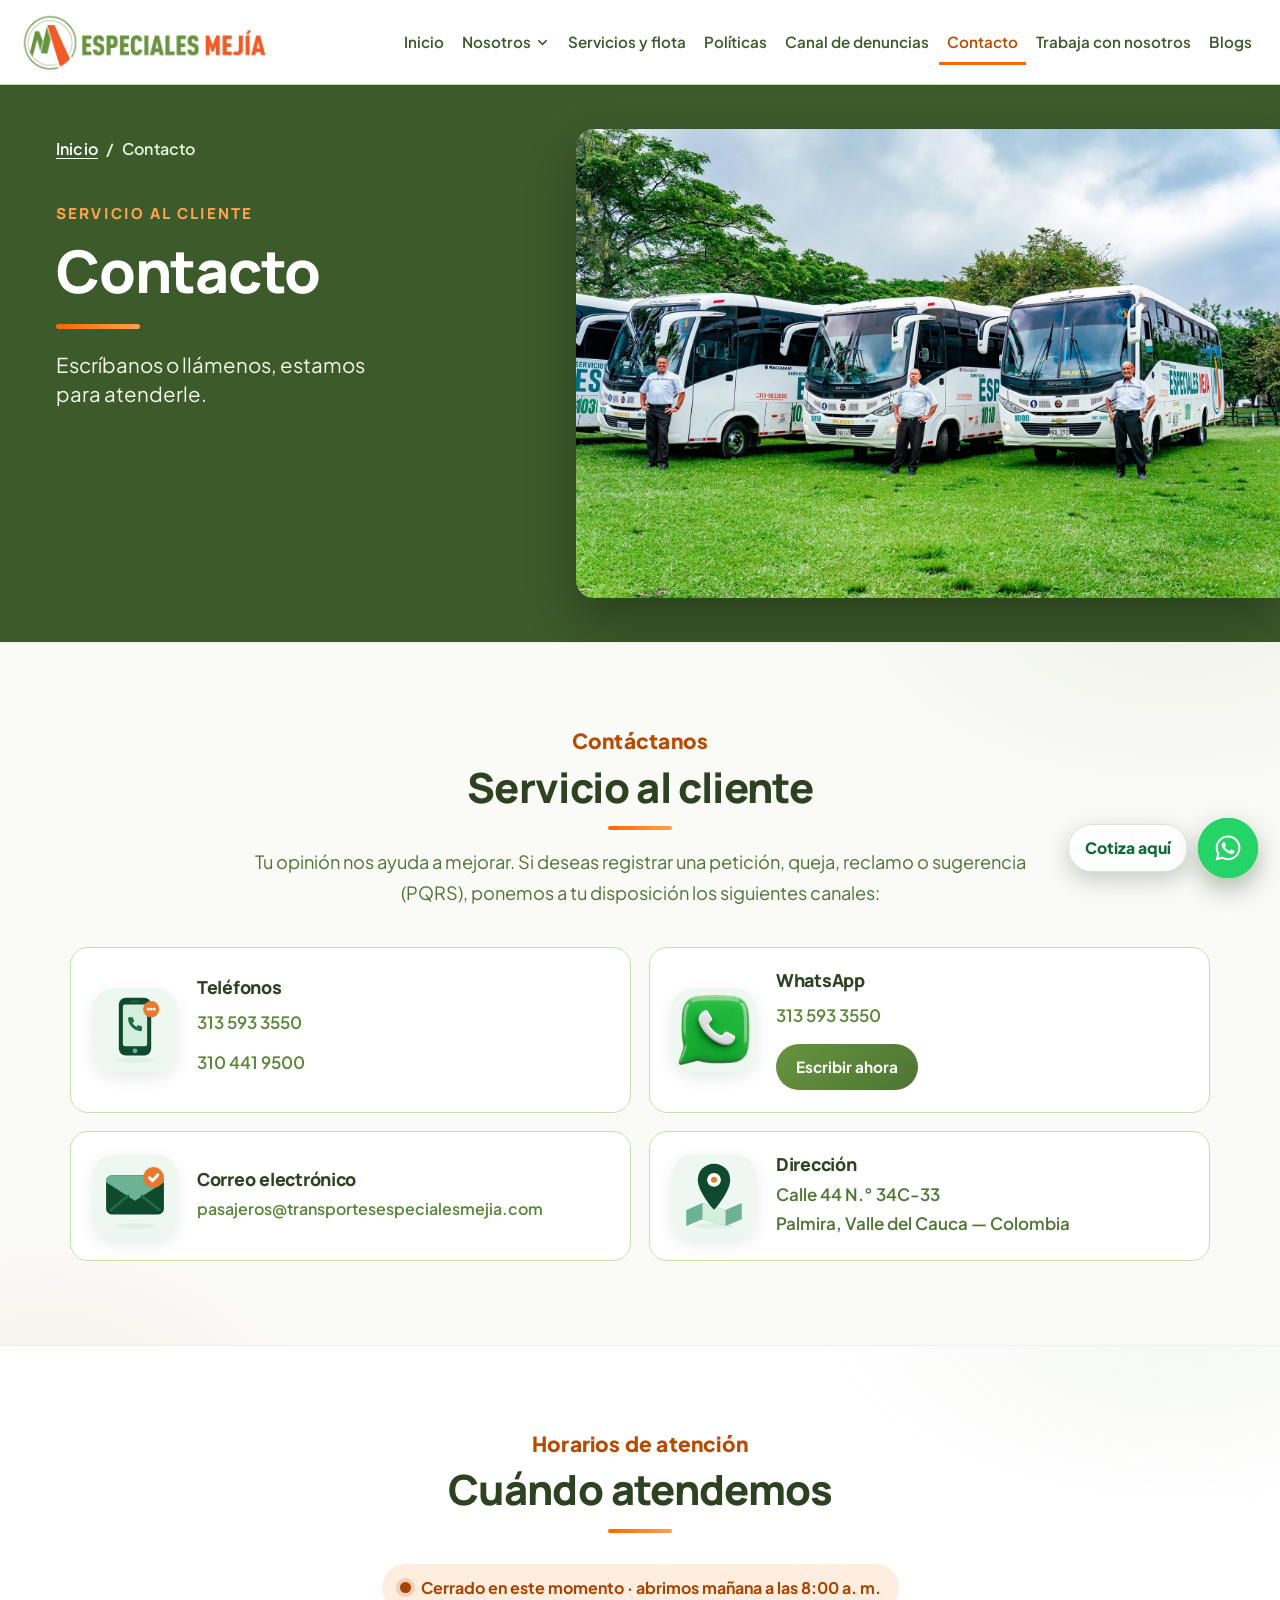
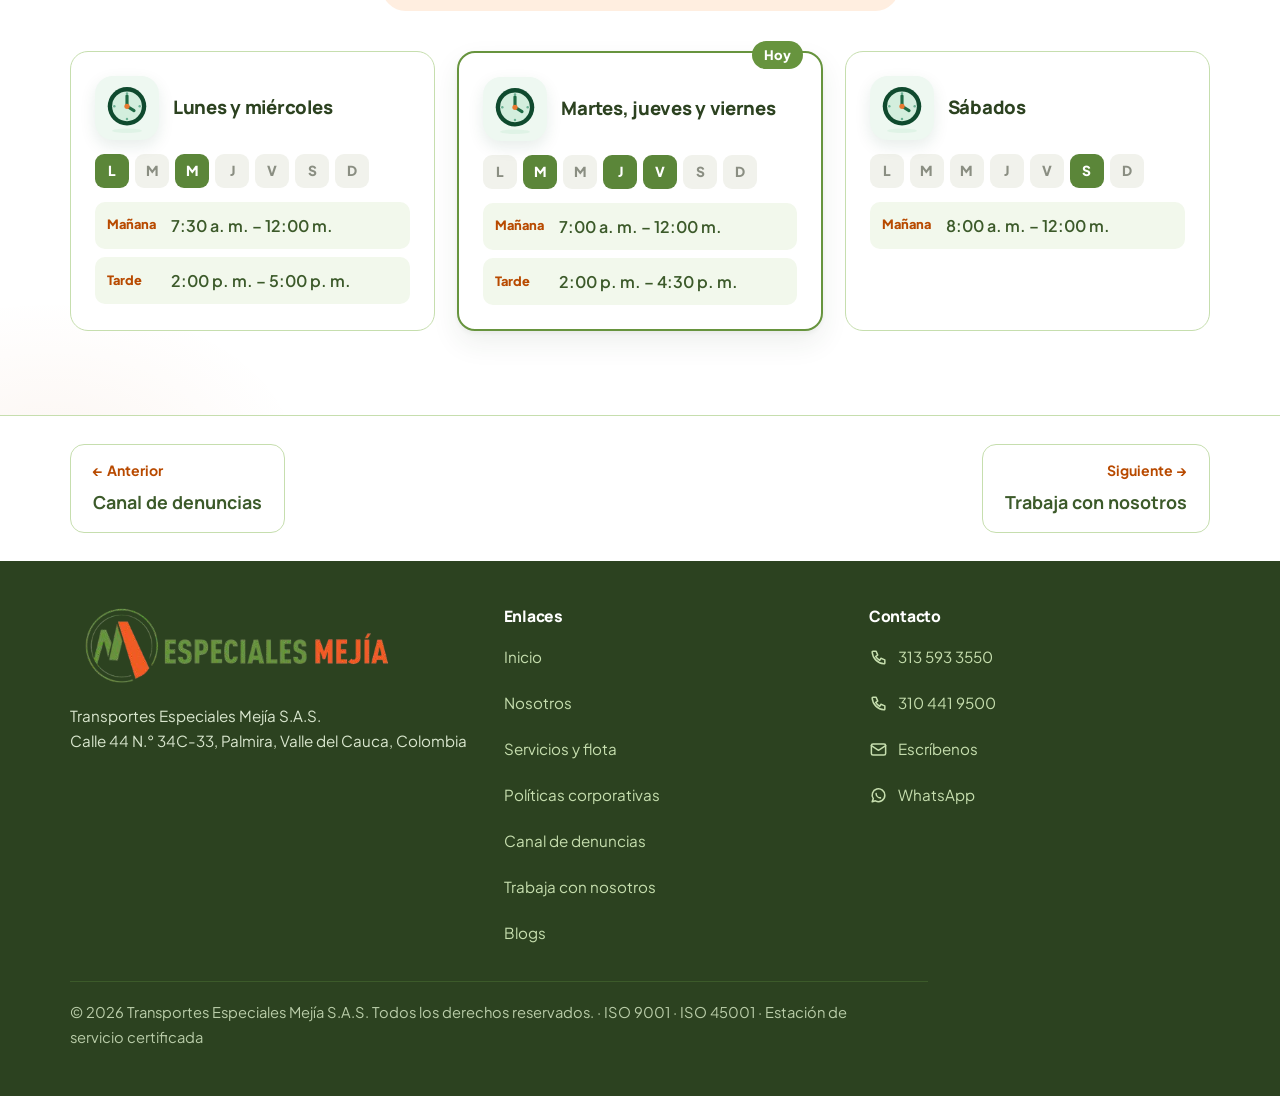
<file: contacto.html>
<!DOCTYPE html>
<html lang="es">
<head>
<meta charset="UTF-8">
<meta name="viewport" content="width=device-width, initial-scale=1">
<title>Contacto | Transportes Especiales Mejía S.A.S.</title>
<meta name="description" content="Escríbanos o llámenos, estamos para atenderle. Transportes Especiales Mejía S.A.S., Palmira, Valle del Cauca.">
<link rel="canonical" href="https://www.transportesespecialesmejia.com/contacto.html">
<meta property="og:type" content="website">
<meta property="og:site_name" content="Transportes Especiales Mejía S.A.S.">
<meta property="og:locale" content="es_CO">
<meta property="og:title" content="Contacto | Transportes Especiales Mejía S.A.S.">
<meta property="og:description" content="Escríbanos o llámenos, estamos para atenderle. Transportes Especiales Mejía S.A.S., Palmira, Valle del Cauca.">
<meta property="og:url" content="https://www.transportesespecialesmejia.com/contacto.html">
<meta property="og:image" content="https://www.transportesespecialesmejia.com/assets/og/20.jpg">
<meta property="og:image:width" content="1200">
<meta property="og:image:height" content="800">
<meta property="og:image:alt" content="Buses de la flota y conductores sobre un prado">
<meta name="twitter:card" content="summary_large_image">
<link rel="icon" href="assets/img/isotipo.png">
<link rel="preconnect" href="https://fonts.googleapis.com">
<link rel="preconnect" href="https://fonts.gstatic.com" crossorigin>
<link href="https://fonts.googleapis.com/css2?family=Manrope:wght@500;600;700;800&family=Plus+Jakarta+Sans:wght@400;500;600;700;800&display=swap" rel="stylesheet">
<link rel="stylesheet" href="assets/css/styles.css">
</head>
<body>
<div class="progreso" id="progreso" aria-hidden="true"></div>
<a class="saltar" href="#contenido">Saltar al contenido</a>
<!-- ========== MÓDULO 01 · CABECERA ========== -->
<header class="cabecera">
  <div class="contenedor cabecera__fila">
    <a class="cabecera__logo" href="index.html"><img src="assets/img/logo-alta.png" alt="Transportes Especiales Mejía S.A.S." width="580" height="130"></a>
    <!-- Obs.3 #24: menú desplegable en escritorio (≥1280 px). En móvil se conserva la lista simple, adaptada. -->
    <nav class="nav" aria-label="Principal">
      <a class="nav__enlace" href="index.html">Inicio</a>
      <div class="nav__grupo">
        <a class="nav__enlace" href="nosotros.html" aria-haspopup="true">Nosotros<svg class="nav__chev" viewBox="0 0 24 24" aria-hidden="true"><path d="M6 9l6 6 6-6"/></svg></a>
        <ul class="nav__panel">
          <li><a href="nosotros.html">Nosotros</a></li>
          <li><a href="principios-valores.html">Principios y valores</a></li>
          <li><a href="sistemas-de-gestion.html">Sistemas de gestión</a></li>
          <li><a href="sostenibilidad.html">Sostenibilidad</a></li>
        </ul>
      </div>
      <a class="nav__enlace" href="servicios.html">Servicios y flota</a>
      <a class="nav__enlace" href="politicas.html">Políticas</a>
      <a class="nav__enlace" href="canal-de-denuncias.html">Canal de denuncias</a>
      <a class="nav__enlace" href="contacto.html" aria-current="page">Contacto</a>
      <a class="nav__enlace" href="trabaja-con-nosotros.html">Trabaja con nosotros</a>
      <a class="nav__enlace" href="blogs.html">Blogs</a>
    </nav>
    <a class="boton boton--primario boton--ico" href="contacto.html"><svg viewBox="0 0 24 24" aria-hidden="true"><rect x="3.5" y="5" width="17" height="15" rx="2.5"/><path d="M3.5 10h17M8 3v4M16 3v4"/></svg>Solicitar servicio</a>
    <button class="menu-btn" id="menuBtn" aria-expanded="false" aria-controls="navMovil" aria-label="Abrir menú">
      <span></span><span></span><span></span>
    </button>
  </div>
  <nav class="nav-movil" id="navMovil" aria-label="Principal móvil">
    <a href="index.html">Inicio</a>
    <a href="nosotros.html">Nosotros</a>
    <a class="sub" href="principios-valores.html">Principios y valores</a>
    <a class="sub" href="sistemas-de-gestion.html">Sistemas de gestión</a>
    <a class="sub" href="sostenibilidad.html">Sostenibilidad</a>
    <a href="servicios.html">Servicios y flota</a>
    <a href="politicas.html">Políticas</a>
    <a href="canal-de-denuncias.html">Canal de denuncias</a>
    <a href="contacto.html" aria-current="page">Contacto</a>
    <a href="trabaja-con-nosotros.html">Trabaja con nosotros</a>
    <a href="blogs.html">Blogs</a>
  </nav>
</header>


<main id="contenido">
<section class="banner cabeza" id="inicio">
  <div class="cabeza__texto">
    <nav class="migas" aria-label="Ruta de navegación"><a href="index.html">Inicio</a><span aria-hidden="true">/</span><span aria-current="page">Contacto</span></nav>
    <div class="cabeza__bloque">
      <span class="banner__eyebrow">Servicio al cliente</span>
      <h1>Contacto</h1>
      <p>Escríbanos o llámenos, estamos para atenderle.</p>
    </div>
  </div>
  <figure class="cabeza__foto"><img src="assets/banners/20.webp" alt="Buses de la flota y conductores sobre un prado" width="1920" height="1280" fetchpriority="high"></figure>
</section>
<!-- ========== MÓDULO 17 · CONTACTO Y PQRS (Obs.3 #22 y #23: absorbe el llamado a la acción, que se retira) ========== -->
<section class="seccion seccion--suave" id="contacto">
  <div class="contenedor">
    <div class="centrado" style="margin-bottom:38px">
      <span class="etiqueta">Contáctanos</span>
      <h2 class="titulo">Servicio al cliente</h2>
      <p class="entradilla">Tu opinión nos ayuda a mejorar. Si deseas registrar una petición, queja, reclamo o sugerencia (PQRS), ponemos a tu disposición los siguientes canales:</p>
    </div>
    <div class="con-rejilla">
      <article class="con"><div class="chapa"><svg class="ilu" viewBox="0 0 64 64" aria-hidden="true"><ellipse cx="32" cy="58" rx="17" ry="2.6" fill="#D3EEDD" opacity=".55"/><rect x="18" y="4" width="28" height="50" rx="6" fill="#0F4A2E"/><rect x="21.5" y="10" width="21" height="36" rx="2" fill="#D3EEDD"/><rect x="28" y="6.4" width="8" height="1.8" rx=".9" fill="#1F6B45"/><circle cx="32" cy="50" r="2" fill="#6CB294"/><path d="M27 21h3l1.4 3.6-1.7 1.1a8 8 0 003.6 3.6l1.1-1.7 3.6 1.4v3a1 1 0 01-1 1A11.5 11.5 0 0126 22a1 1 0 011-1z" fill="#1F6B45"/><circle cx="46" cy="14" r="7" fill="#E8792F"/><path d="M43 14h6M46 11v6" stroke="#FFFFFF" stroke-width="0"/><circle cx="43.4" cy="14" r="1.2" fill="#FFFFFF"/><circle cx="46" cy="14" r="1.2" fill="#FFFFFF"/><circle cx="48.6" cy="14" r="1.2" fill="#FFFFFF"/></svg></div><div class="con__cuerpo">
        <h3>Teléfonos</h3>
        <p><a href="tel:+573135933550">313 593 3550</a></p><p><a href="tel:+573104419500">310 441 9500</a></p></div></article>
      <article class="con"><div class="chapa chapa--foto"><img src="assets/img/contacto/whatsapp.png" alt="" width="256" height="256" loading="lazy"></div><div class="con__cuerpo">
        <h3>WhatsApp</h3>
        <p><a href="https://wa.me/573135933550" target="_blank" rel="noopener">313 593 3550</a></p>
        <a class="boton boton--verde" href="https://wa.me/573135933550" target="_blank" rel="noopener">Escribir ahora</a></div></article>
      <article class="con"><div class="chapa"><svg class="ilu" viewBox="0 0 64 64" aria-hidden="true"><ellipse cx="32" cy="58" rx="17" ry="2.6" fill="#D3EEDD" opacity=".55"/><rect x="7" y="14" width="50" height="34" rx="5" fill="#0F4A2E"/><path d="M7 20l25 16 25-16v-1a5 5 0 00-5-5H12a5 5 0 00-5 5z" fill="#6CB294"/><path d="M11 44l15-12M53 44L38 32" stroke="#1F6B45" stroke-width="2.4" stroke-linecap="round"/><circle cx="48" cy="16" r="9" fill="#E8792F"/><path d="M44.5 16.2l2.6 2.6 4.6-5" fill="none" stroke="#FFFFFF" stroke-width="2.6" stroke-linecap="round" stroke-linejoin="round"/></svg></div><div class="con__cuerpo">
        <h3>Correo electrónico</h3>
        <p><a href="mailto:pasajeros@transportesespecialesmejia.com">pasajeros@<wbr>transportesespecialesmejia.com</a></p></div></article>
      <article class="con"><div class="chapa"><svg class="ilu" viewBox="0 0 64 64" aria-hidden="true"><ellipse cx="32" cy="58" rx="17" ry="2.6" fill="#D3EEDD" opacity=".55"/><path d="M8 44l14-6 20 6 14-6v14l-14 6-20-6-14 6z" fill="#6CB294"/><path d="M22 38v14l20 6V44z" fill="#D3EEDD"/><path d="M32 4a14 14 0 0114 14c0 11-14 26-14 26S18 29 18 18A14 14 0 0132 4z" fill="#0F4A2E"/><circle cx="32" cy="18" r="6" fill="#FFFFFF"/><circle cx="32" cy="18" r="2.6" fill="#E8792F"/></svg></div><div class="con__cuerpo">
        <h3>Dirección</h3>
        <p>Calle 44 N.° 34C-33</p><p>Palmira, Valle del Cauca — Colombia</p></div></article>
    </div>
  </div>
</section>

<!-- ========== MÓDULO 15 · HORARIOS DE ATENCIÓN ========== -->
<section class="seccion seccion--claro" id="horarios">
  <div class="contenedor">
    <div class="centrado" style="margin-bottom:40px">
      <span class="etiqueta">Horarios de atención</span>
      <h2 class="titulo">Cuándo atendemos</h2>
      <div class="hor-estado" id="horEstado" role="status" hidden><i aria-hidden="true"></i><span></span></div>
    </div>
    <div class="hor-rejilla">
      <article class="hor" data-dias="1,3">
        <div class="hor__cab"><div class="chapa chapa--sm"><svg class="ilu" viewBox="0 0 64 64" aria-hidden="true"><ellipse cx="32" cy="58" rx="17" ry="2.6" fill="#D3EEDD" opacity=".55"/><circle cx="32" cy="30" r="22" fill="#0F4A2E"/><circle cx="32" cy="30" r="17" fill="#D3EEDD"/><path d="M32 18v12l8 5" fill="none" stroke="#1F6B45" stroke-width="3.6" stroke-linecap="round" stroke-linejoin="round"/><circle cx="32" cy="30" r="3" fill="#E8792F"/><circle cx="32" cy="15.5" r="1.4" fill="#6CB294"/><circle cx="46.5" cy="30" r="1.4" fill="#6CB294"/><circle cx="17.5" cy="30" r="1.4" fill="#6CB294"/><circle cx="32" cy="44.5" r="1.4" fill="#6CB294"/></svg></div><h3>Lunes y miércoles</h3></div>
        <div class="semana" aria-hidden="true"><span class="on" title="lunes">L</span><span class="" title="martes">M</span><span class="on" title="miércoles">M</span><span class="" title="jueves">J</span><span class="" title="viernes">V</span><span class="" title="sábado">S</span><span class="" title="domingo">D</span></div>
        <div class="franjas"><div class="franja"><b>Mañana</b>7:30 a. m. – 12:00 m.</div><div class="franja"><b>Tarde</b>2:00 p. m. – 5:00 p. m.</div></div>
      </article>
      <article class="hor" data-dias="2,4,5">
        <div class="hor__cab"><div class="chapa chapa--sm"><svg class="ilu" viewBox="0 0 64 64" aria-hidden="true"><ellipse cx="32" cy="58" rx="17" ry="2.6" fill="#D3EEDD" opacity=".55"/><circle cx="32" cy="30" r="22" fill="#0F4A2E"/><circle cx="32" cy="30" r="17" fill="#D3EEDD"/><path d="M32 18v12l8 5" fill="none" stroke="#1F6B45" stroke-width="3.6" stroke-linecap="round" stroke-linejoin="round"/><circle cx="32" cy="30" r="3" fill="#E8792F"/><circle cx="32" cy="15.5" r="1.4" fill="#6CB294"/><circle cx="46.5" cy="30" r="1.4" fill="#6CB294"/><circle cx="17.5" cy="30" r="1.4" fill="#6CB294"/><circle cx="32" cy="44.5" r="1.4" fill="#6CB294"/></svg></div><h3>Martes, jueves y viernes</h3></div>
        <div class="semana" aria-hidden="true"><span class="" title="lunes">L</span><span class="on" title="martes">M</span><span class="" title="miércoles">M</span><span class="on" title="jueves">J</span><span class="on" title="viernes">V</span><span class="" title="sábado">S</span><span class="" title="domingo">D</span></div>
        <div class="franjas"><div class="franja"><b>Mañana</b>7:00 a. m. – 12:00 m.</div><div class="franja"><b>Tarde</b>2:00 p. m. – 4:30 p. m.</div></div>
      </article>
      <article class="hor" data-dias="6">
        <div class="hor__cab"><div class="chapa chapa--sm"><svg class="ilu" viewBox="0 0 64 64" aria-hidden="true"><ellipse cx="32" cy="58" rx="17" ry="2.6" fill="#D3EEDD" opacity=".55"/><circle cx="32" cy="30" r="22" fill="#0F4A2E"/><circle cx="32" cy="30" r="17" fill="#D3EEDD"/><path d="M32 18v12l8 5" fill="none" stroke="#1F6B45" stroke-width="3.6" stroke-linecap="round" stroke-linejoin="round"/><circle cx="32" cy="30" r="3" fill="#E8792F"/><circle cx="32" cy="15.5" r="1.4" fill="#6CB294"/><circle cx="46.5" cy="30" r="1.4" fill="#6CB294"/><circle cx="17.5" cy="30" r="1.4" fill="#6CB294"/><circle cx="32" cy="44.5" r="1.4" fill="#6CB294"/></svg></div><h3>Sábados</h3></div>
        <div class="semana" aria-hidden="true"><span class="" title="lunes">L</span><span class="" title="martes">M</span><span class="" title="miércoles">M</span><span class="" title="jueves">J</span><span class="" title="viernes">V</span><span class="on" title="sábado">S</span><span class="" title="domingo">D</span></div>
        <div class="franjas"><div class="franja"><b>Mañana</b>8:00 a. m. – 12:00 m.</div></div>
      </article>
    </div>
  </div>
</section>


<nav class="pager" aria-label="Navegación entre páginas"><div class="contenedor pager__fila"><a class="pager__a pager__a--ant" href="canal-de-denuncias.html" rel="prev"><span>← Anterior</span><b>Canal de denuncias</b></a><a class="pager__a pager__a--sig" href="trabaja-con-nosotros.html" rel="next"><span>Siguiente →</span><b>Trabaja con nosotros</b></a></div></nav>
</main>
<!-- ========== MÓDULO 18 · PIE ========== -->
<footer class="pie">
  <div class="contenedor">
    <div class="pie__fila">
      <div>
        <img src="assets/img/logo.png" alt="Transportes Especiales Mejía S.A.S.">
        <p style="margin:18px 0 0">Transportes Especiales Mejía S.A.S.</p>
        <p style="margin:0">Calle 44 N.° 34C-33, Palmira, Valle del Cauca, Colombia</p>
      </div>
      <div>
        <h4>Enlaces</h4>
        <ul>
          <li><a href="index.html">Inicio</a></li>
          <li><a href="nosotros.html">Nosotros</a></li>
          <li><a href="servicios.html">Servicios y flota</a></li>
          <li><a href="politicas.html">Políticas corporativas</a></li>
          <li><a href="canal-de-denuncias.html">Canal de denuncias</a></li>
          <li><a href="trabaja-con-nosotros.html">Trabaja con nosotros</a></li>
          <li><a href="blogs.html">Blogs</a></li>
        </ul>
      </div>
      <div>
        <h4>Contacto</h4>
        <ul>
          <li><a href="tel:+573135933550"><svg class="ico" viewBox="0 0 24 24" aria-hidden="true"><path d="M5 4h4l2 5-2.5 1.5a12 12 0 005 5L15 13l5 2v4a1 1 0 01-1.1 1A16 16 0 014 5.1 1 1 0 015 4z"/></svg>313 593 3550</a></li>
          <li><a href="tel:+573104419500"><svg class="ico" viewBox="0 0 24 24" aria-hidden="true"><path d="M5 4h4l2 5-2.5 1.5a12 12 0 005 5L15 13l5 2v4a1 1 0 01-1.1 1A16 16 0 014 5.1 1 1 0 015 4z"/></svg>310 441 9500</a></li>
          <li><a href="mailto:pasajeros@transportesespecialesmejia.com"><svg class="ico" viewBox="0 0 24 24" aria-hidden="true"><rect x="3" y="5" width="18" height="14" rx="2"/><path d="M3 7l9 6 9-6"/></svg>Escríbenos</a></li>
          <li><a href="https://wa.me/573135933550" target="_blank" rel="noopener"><svg class="ico" viewBox="0 0 24 24" aria-hidden="true"><path d="M20 11.7a8 8 0 01-11.9 7L4 20l1.4-4a8 8 0 1114.6-4.3z"/><path d="M9 9.5c0 3 2.5 5.5 5.5 5.5"/></svg>WhatsApp</a></li>
        </ul>
      </div>
    </div>
    <div class="pie__legal">© <span id="anio">2026</span> Transportes Especiales Mejía S.A.S. Todos los derechos reservados. · ISO 9001 · ISO 45001 · Estación de servicio certificada</div>
  </div>
</footer>

<!-- Obs.3 #19: botón de WhatsApp con aura («aquí estoy») y texto «Cotiza aquí» -->
<a class="wa-flotante" href="https://wa.me/573135933550" target="_blank" rel="noopener" aria-label="Cotiza aquí por WhatsApp">
  <span class="wa-flotante__texto">Cotiza aquí</span>
  <span class="wa-flotante__disco"><svg viewBox="0 0 24 24" aria-hidden="true"><path d="M12.04 2C6.58 2 2.13 6.45 2.13 11.91c0 1.7.44 3.36 1.28 4.82L2 22l5.4-1.42a9.88 9.88 0 004.64 1.18h.01c5.46 0 9.91-4.45 9.91-9.91 0-2.64-1.03-5.13-2.9-7-1.87-1.87-4.35-2.85-6.02-2.85zm0 18.13h-.01a8.2 8.2 0 01-4.18-1.15l-.3-.18-3.11.82.83-3.03-.2-.31a8.2 8.2 0 01-1.26-4.37c0-4.54 3.7-8.24 8.25-8.24 2.2 0 4.27.86 5.83 2.42a8.18 8.18 0 012.41 5.83c0 4.55-3.7 8.21-8.26 8.21zm4.52-6.16c-.25-.12-1.47-.72-1.7-.81-.23-.08-.39-.12-.56.13-.17.25-.64.81-.78.97-.14.17-.29.19-.53.06-.25-.12-1.05-.39-2-1.23-.74-.66-1.24-1.48-1.39-1.72-.14-.25-.02-.38.11-.5.11-.11.25-.29.37-.43.12-.14.16-.25.25-.41.08-.17.04-.31-.02-.44-.06-.12-.56-1.36-.77-1.86-.2-.49-.41-.42-.56-.43h-.48c-.17 0-.44.06-.67.31-.23.25-.87.85-.87 2.08s.9 2.42 1.02 2.58c.12.17 1.77 2.7 4.29 3.79.6.26 1.07.41 1.44.53.6.19 1.15.16 1.59.1.48-.07 1.47-.6 1.68-1.18.21-.58.21-1.08.15-1.18-.06-.1-.23-.16-.48-.28z"/></svg></span>
</a>
<button class="arriba" id="btnArriba" type="button" aria-label="Volver arriba">
  <svg viewBox="0 0 24 24"><path d="M12 19V5"/><path d="M6 11l6-6 6 6"/></svg>
</button>


<script src="assets/js/main.js" defer></script>
</body>
</html>
</file>
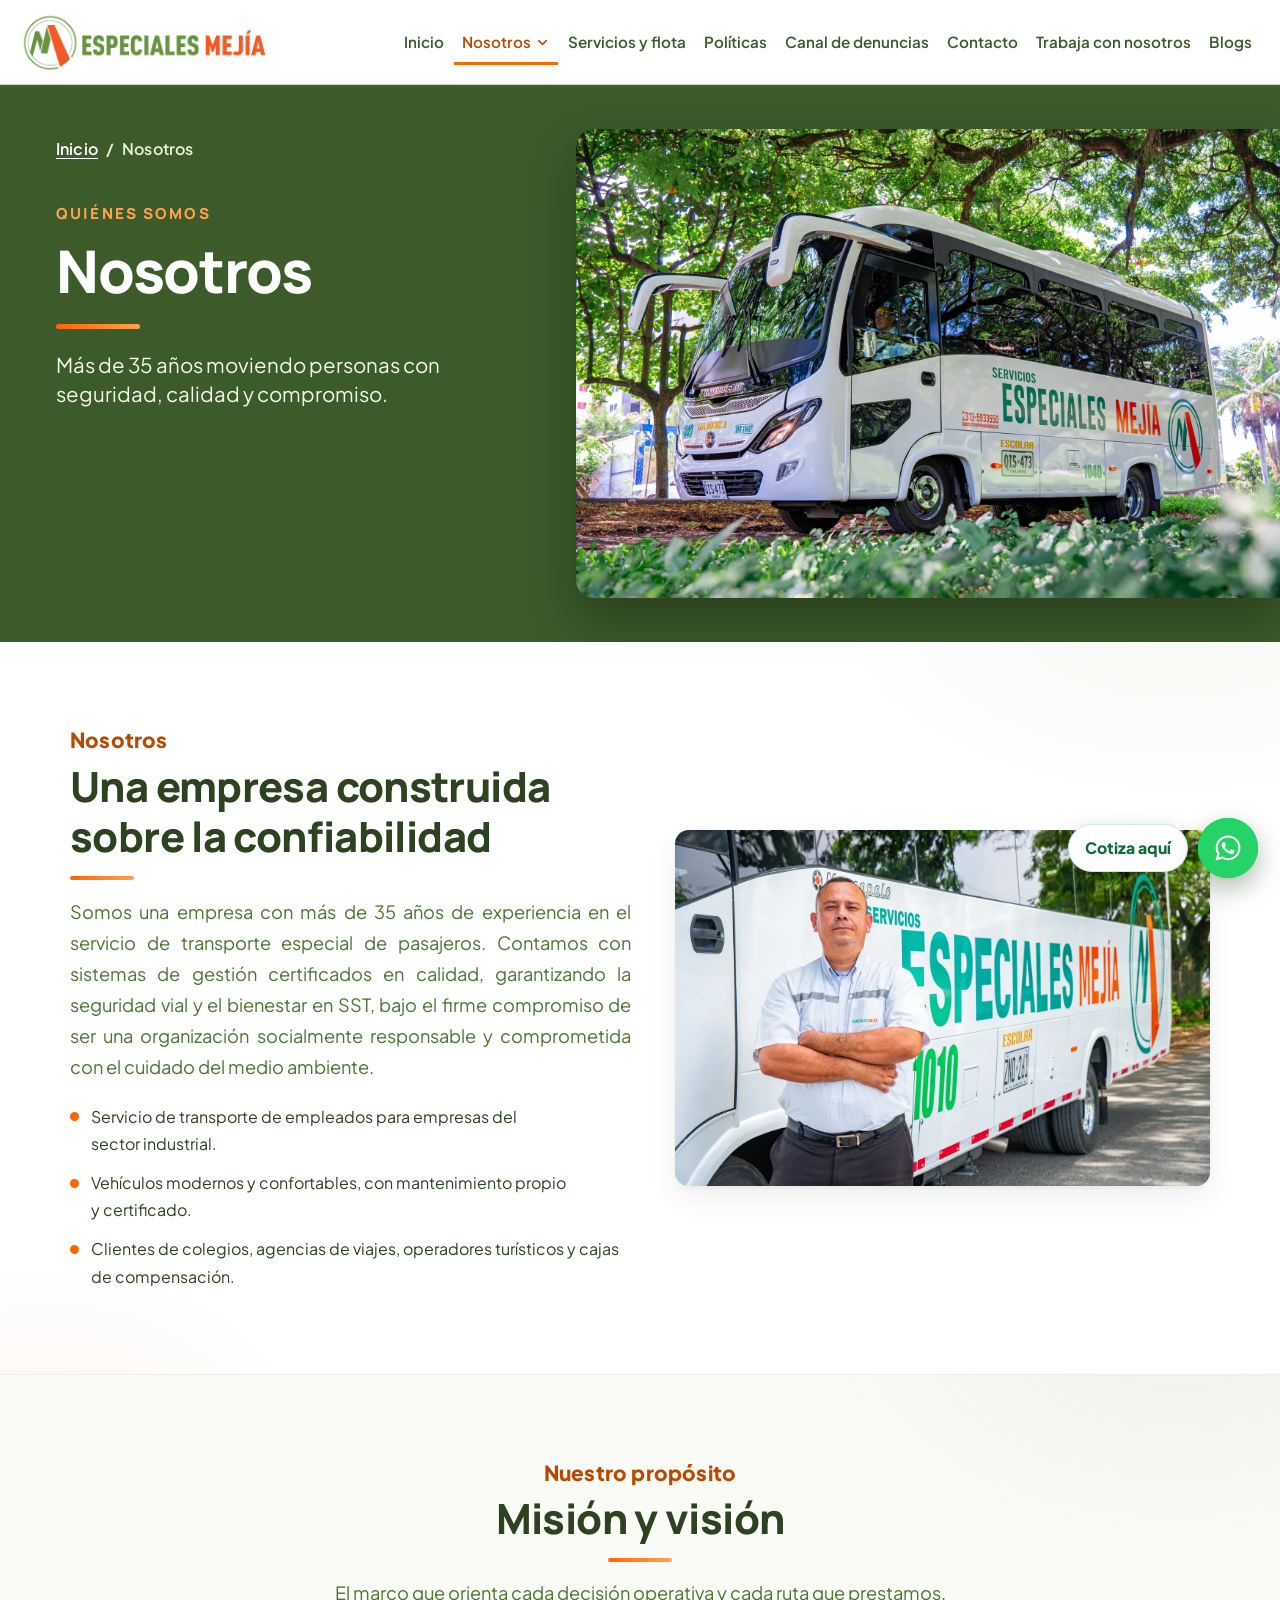
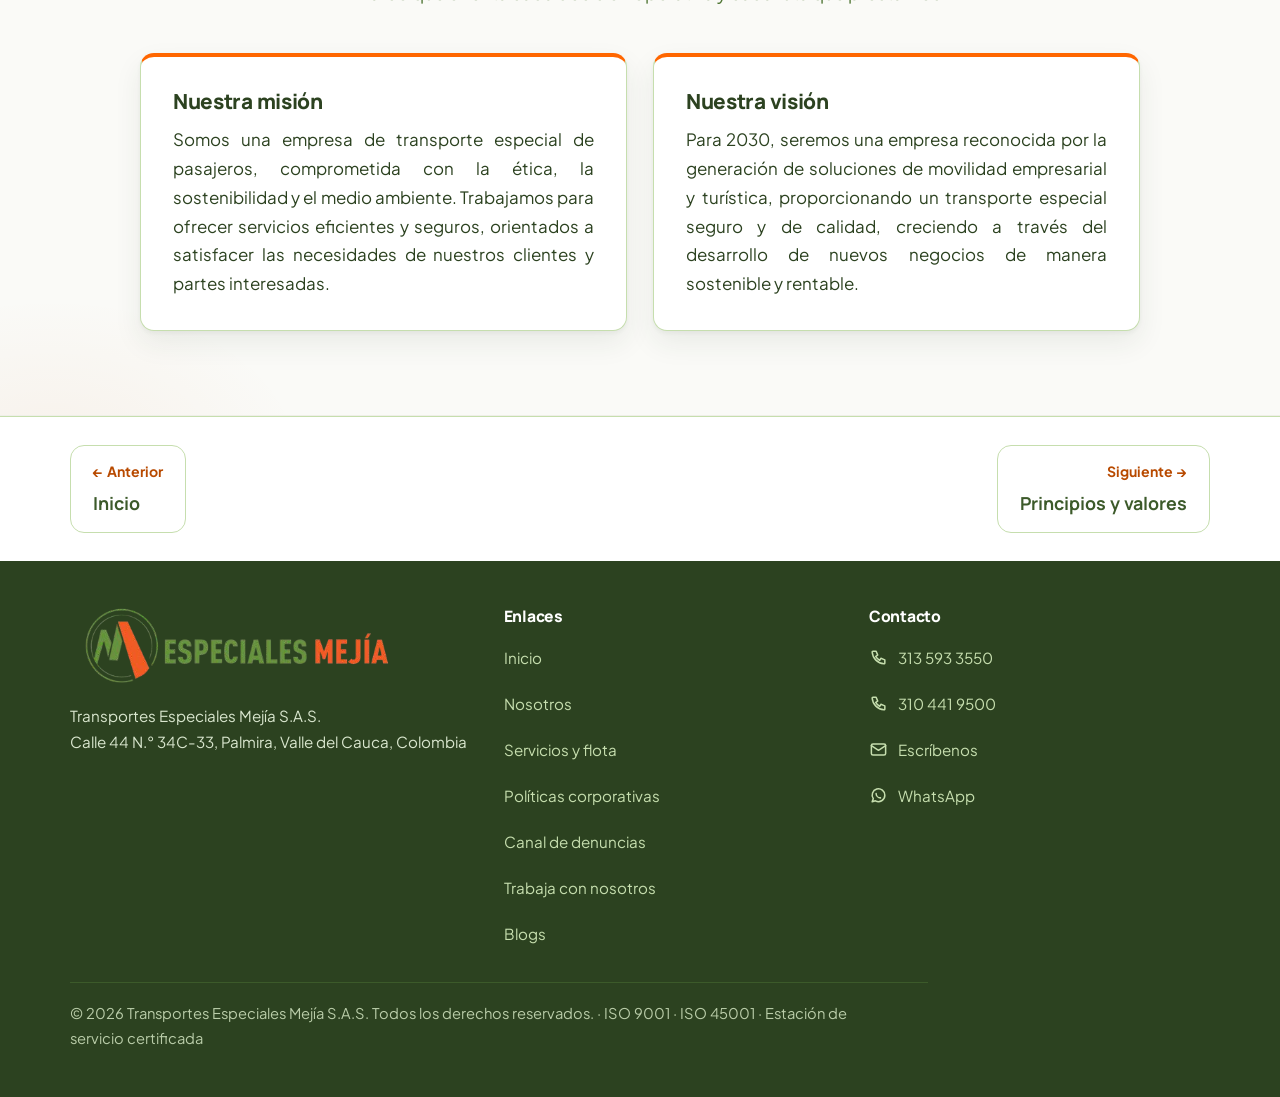
<file: nosotros.html>
<!DOCTYPE html>
<html lang="es">
<head>
<meta charset="UTF-8">
<meta name="viewport" content="width=device-width, initial-scale=1">
<title>Nosotros | Transportes Especiales Mejía S.A.S.</title>
<meta name="description" content="Más de 35 años moviendo personas con seguridad, calidad y compromiso. Transportes Especiales Mejía S.A.S., Palmira, Valle del Cauca.">
<link rel="canonical" href="https://www.transportesespecialesmejia.com/nosotros.html">
<meta property="og:type" content="website">
<meta property="og:site_name" content="Transportes Especiales Mejía S.A.S.">
<meta property="og:locale" content="es_CO">
<meta property="og:title" content="Nosotros | Transportes Especiales Mejía S.A.S.">
<meta property="og:description" content="Más de 35 años moviendo personas con seguridad, calidad y compromiso. Transportes Especiales Mejía S.A.S., Palmira, Valle del Cauca.">
<meta property="og:url" content="https://www.transportesespecialesmejia.com/nosotros.html">
<meta property="og:image" content="https://www.transportesespecialesmejia.com/assets/og/28.jpg">
<meta property="og:image:width" content="1200">
<meta property="og:image:height" content="800">
<meta property="og:image:alt" content="Vehículo 1040 bajo los árboles">
<meta name="twitter:card" content="summary_large_image">
<link rel="icon" href="assets/img/isotipo.png">
<link rel="preconnect" href="https://fonts.googleapis.com">
<link rel="preconnect" href="https://fonts.gstatic.com" crossorigin>
<link href="https://fonts.googleapis.com/css2?family=Manrope:wght@500;600;700;800&family=Plus+Jakarta+Sans:wght@400;500;600;700;800&display=swap" rel="stylesheet">
<link rel="stylesheet" href="assets/css/styles.css">
</head>
<body>
<div class="progreso" id="progreso" aria-hidden="true"></div>
<a class="saltar" href="#contenido">Saltar al contenido</a>
<!-- ========== MÓDULO 01 · CABECERA ========== -->
<header class="cabecera">
  <div class="contenedor cabecera__fila">
    <a class="cabecera__logo" href="index.html"><img src="assets/img/logo-alta.png" alt="Transportes Especiales Mejía S.A.S." width="580" height="130"></a>
    <!-- Obs.3 #24: menú desplegable en escritorio (≥1280 px). En móvil se conserva la lista simple, adaptada. -->
    <nav class="nav" aria-label="Principal">
      <a class="nav__enlace" href="index.html">Inicio</a>
      <div class="nav__grupo">
        <a class="nav__enlace es-actual" href="nosotros.html" aria-haspopup="true" aria-current="page">Nosotros<svg class="nav__chev" viewBox="0 0 24 24" aria-hidden="true"><path d="M6 9l6 6 6-6"/></svg></a>
        <ul class="nav__panel">
          <li><a href="nosotros.html" aria-current="page">Nosotros</a></li>
          <li><a href="principios-valores.html">Principios y valores</a></li>
          <li><a href="sistemas-de-gestion.html">Sistemas de gestión</a></li>
          <li><a href="sostenibilidad.html">Sostenibilidad</a></li>
        </ul>
      </div>
      <a class="nav__enlace" href="servicios.html">Servicios y flota</a>
      <a class="nav__enlace" href="politicas.html">Políticas</a>
      <a class="nav__enlace" href="canal-de-denuncias.html">Canal de denuncias</a>
      <a class="nav__enlace" href="contacto.html">Contacto</a>
      <a class="nav__enlace" href="trabaja-con-nosotros.html">Trabaja con nosotros</a>
      <a class="nav__enlace" href="blogs.html">Blogs</a>
    </nav>
    <a class="boton boton--primario boton--ico" href="contacto.html"><svg viewBox="0 0 24 24" aria-hidden="true"><rect x="3.5" y="5" width="17" height="15" rx="2.5"/><path d="M3.5 10h17M8 3v4M16 3v4"/></svg>Solicitar servicio</a>
    <button class="menu-btn" id="menuBtn" aria-expanded="false" aria-controls="navMovil" aria-label="Abrir menú">
      <span></span><span></span><span></span>
    </button>
  </div>
  <nav class="nav-movil" id="navMovil" aria-label="Principal móvil">
    <a href="index.html">Inicio</a>
    <a href="nosotros.html" aria-current="page">Nosotros</a>
    <a class="sub" href="principios-valores.html">Principios y valores</a>
    <a class="sub" href="sistemas-de-gestion.html">Sistemas de gestión</a>
    <a class="sub" href="sostenibilidad.html">Sostenibilidad</a>
    <a href="servicios.html">Servicios y flota</a>
    <a href="politicas.html">Políticas</a>
    <a href="canal-de-denuncias.html">Canal de denuncias</a>
    <a href="contacto.html">Contacto</a>
    <a href="trabaja-con-nosotros.html">Trabaja con nosotros</a>
    <a href="blogs.html">Blogs</a>
  </nav>
</header>


<main id="contenido">
<section class="banner cabeza" id="inicio">
  <div class="cabeza__texto">
    <nav class="migas" aria-label="Ruta de navegación"><a href="index.html">Inicio</a><span aria-hidden="true">/</span><span aria-current="page">Nosotros</span></nav>
    <div class="cabeza__bloque">
      <span class="banner__eyebrow">Quiénes somos</span>
      <h1>Nosotros</h1>
      <p>Más de 35 años moviendo personas con seguridad, calidad y compromiso.</p>
    </div>
  </div>
  <figure class="cabeza__foto"><img src="assets/banners/28.webp" alt="Vehículo 1040 bajo los árboles" width="1920" height="1280" fetchpriority="high"></figure>
</section>
<!-- ========== MÓDULO 05 · NOSOTROS ========== -->
<section class="seccion seccion--claro" id="nosotros">
  <div class="contenedor dividido">
    <div>
      <span class="etiqueta">Nosotros</span>
      <h2 class="titulo">Una empresa construida sobre la confiabilidad</h2>
      <p class="entradilla justificado">Somos una empresa con más de 35 años de experiencia en el servicio de transporte especial de pasajeros. Contamos con sistemas de gestión certificados en calidad, garantizando la seguridad vial y el bienestar en SST, bajo el firme compromiso de ser una organización socialmente responsable y comprometida con el cuidado del medio ambiente.</p>
      <ul class="lista-check">
        <li>Servicio de transporte de empleados para empresas del sector industrial.</li>
        <li>Vehículos modernos y confortables, con mantenimiento propio y certificado.</li>
        <li>Clientes de colegios, agencias de viajes, operadores turísticos y cajas de compensación.</li>
      </ul>
    </div>
    <div class="marco marco--completa"><img src="assets/fotos/01.webp" alt="Conductor de brazos cruzados frente al bus 1010" width="1400" height="934" loading="lazy"></div>
  </div>
</section>

<!-- ========== MÓDULO 06 · MISIÓN Y VISIÓN (Obs.3 #17: la política integral pasa a Políticas) ========== -->
<section class="seccion seccion--suave" id="mision-vision">
  <div class="contenedor">
    <div class="centrado" style="margin-bottom:44px">
      <span class="etiqueta">Nuestro propósito</span>
      <h2 class="titulo">Misión y visión</h2>
      <p class="entradilla">El marco que orienta cada decisión operativa y cada ruta que prestamos.</p>
    </div>
    <div class="rejilla rejilla--2 mv-rejilla">
      <article class="tarjeta tarjeta--acento">
        <h3>Nuestra misión</h3>
        <p>Somos una empresa de transporte especial de pasajeros, comprometida con la ética, la sostenibilidad y el medio ambiente. Trabajamos para ofrecer servicios eficientes y seguros, orientados a satisfacer las necesidades de nuestros clientes y partes interesadas.</p>
      </article>
      <article class="tarjeta tarjeta--acento">
        <h3>Nuestra visión</h3>
        <p>Para 2030, seremos una empresa reconocida por la generación de soluciones de movilidad empresarial y turística, proporcionando un transporte especial seguro y de calidad, creciendo a través del desarrollo de nuevos negocios de manera sostenible y rentable.</p>
      </article>
    </div>
  </div>
</section>


<nav class="pager" aria-label="Navegación entre páginas"><div class="contenedor pager__fila"><a class="pager__a pager__a--ant" href="index.html" rel="prev"><span>← Anterior</span><b>Inicio</b></a><a class="pager__a pager__a--sig" href="principios-valores.html" rel="next"><span>Siguiente →</span><b>Principios y valores</b></a></div></nav>
</main>
<!-- ========== MÓDULO 18 · PIE ========== -->
<footer class="pie">
  <div class="contenedor">
    <div class="pie__fila">
      <div>
        <img src="assets/img/logo.png" alt="Transportes Especiales Mejía S.A.S.">
        <p style="margin:18px 0 0">Transportes Especiales Mejía S.A.S.</p>
        <p style="margin:0">Calle 44 N.° 34C-33, Palmira, Valle del Cauca, Colombia</p>
      </div>
      <div>
        <h4>Enlaces</h4>
        <ul>
          <li><a href="index.html">Inicio</a></li>
          <li><a href="nosotros.html">Nosotros</a></li>
          <li><a href="servicios.html">Servicios y flota</a></li>
          <li><a href="politicas.html">Políticas corporativas</a></li>
          <li><a href="canal-de-denuncias.html">Canal de denuncias</a></li>
          <li><a href="trabaja-con-nosotros.html">Trabaja con nosotros</a></li>
          <li><a href="blogs.html">Blogs</a></li>
        </ul>
      </div>
      <div>
        <h4>Contacto</h4>
        <ul>
          <li><a href="tel:+573135933550"><svg class="ico" viewBox="0 0 24 24" aria-hidden="true"><path d="M5 4h4l2 5-2.5 1.5a12 12 0 005 5L15 13l5 2v4a1 1 0 01-1.1 1A16 16 0 014 5.1 1 1 0 015 4z"/></svg>313 593 3550</a></li>
          <li><a href="tel:+573104419500"><svg class="ico" viewBox="0 0 24 24" aria-hidden="true"><path d="M5 4h4l2 5-2.5 1.5a12 12 0 005 5L15 13l5 2v4a1 1 0 01-1.1 1A16 16 0 014 5.1 1 1 0 015 4z"/></svg>310 441 9500</a></li>
          <li><a href="mailto:pasajeros@transportesespecialesmejia.com"><svg class="ico" viewBox="0 0 24 24" aria-hidden="true"><rect x="3" y="5" width="18" height="14" rx="2"/><path d="M3 7l9 6 9-6"/></svg>Escríbenos</a></li>
          <li><a href="https://wa.me/573135933550" target="_blank" rel="noopener"><svg class="ico" viewBox="0 0 24 24" aria-hidden="true"><path d="M20 11.7a8 8 0 01-11.9 7L4 20l1.4-4a8 8 0 1114.6-4.3z"/><path d="M9 9.5c0 3 2.5 5.5 5.5 5.5"/></svg>WhatsApp</a></li>
        </ul>
      </div>
    </div>
    <div class="pie__legal">© <span id="anio">2026</span> Transportes Especiales Mejía S.A.S. Todos los derechos reservados. · ISO 9001 · ISO 45001 · Estación de servicio certificada</div>
  </div>
</footer>

<!-- Obs.3 #19: botón de WhatsApp con aura («aquí estoy») y texto «Cotiza aquí» -->
<a class="wa-flotante" href="https://wa.me/573135933550" target="_blank" rel="noopener" aria-label="Cotiza aquí por WhatsApp">
  <span class="wa-flotante__texto">Cotiza aquí</span>
  <span class="wa-flotante__disco"><svg viewBox="0 0 24 24" aria-hidden="true"><path d="M12.04 2C6.58 2 2.13 6.45 2.13 11.91c0 1.7.44 3.36 1.28 4.82L2 22l5.4-1.42a9.88 9.88 0 004.64 1.18h.01c5.46 0 9.91-4.45 9.91-9.91 0-2.64-1.03-5.13-2.9-7-1.87-1.87-4.35-2.85-6.02-2.85zm0 18.13h-.01a8.2 8.2 0 01-4.18-1.15l-.3-.18-3.11.82.83-3.03-.2-.31a8.2 8.2 0 01-1.26-4.37c0-4.54 3.7-8.24 8.25-8.24 2.2 0 4.27.86 5.83 2.42a8.18 8.18 0 012.41 5.83c0 4.55-3.7 8.21-8.26 8.21zm4.52-6.16c-.25-.12-1.47-.72-1.7-.81-.23-.08-.39-.12-.56.13-.17.25-.64.81-.78.97-.14.17-.29.19-.53.06-.25-.12-1.05-.39-2-1.23-.74-.66-1.24-1.48-1.39-1.72-.14-.25-.02-.38.11-.5.11-.11.25-.29.37-.43.12-.14.16-.25.25-.41.08-.17.04-.31-.02-.44-.06-.12-.56-1.36-.77-1.86-.2-.49-.41-.42-.56-.43h-.48c-.17 0-.44.06-.67.31-.23.25-.87.85-.87 2.08s.9 2.42 1.02 2.58c.12.17 1.77 2.7 4.29 3.79.6.26 1.07.41 1.44.53.6.19 1.15.16 1.59.1.48-.07 1.47-.6 1.68-1.18.21-.58.21-1.08.15-1.18-.06-.1-.23-.16-.48-.28z"/></svg></span>
</a>
<button class="arriba" id="btnArriba" type="button" aria-label="Volver arriba">
  <svg viewBox="0 0 24 24"><path d="M12 19V5"/><path d="M6 11l6-6 6 6"/></svg>
</button>


<script src="assets/js/main.js" defer></script>
</body>
</html>
</file>
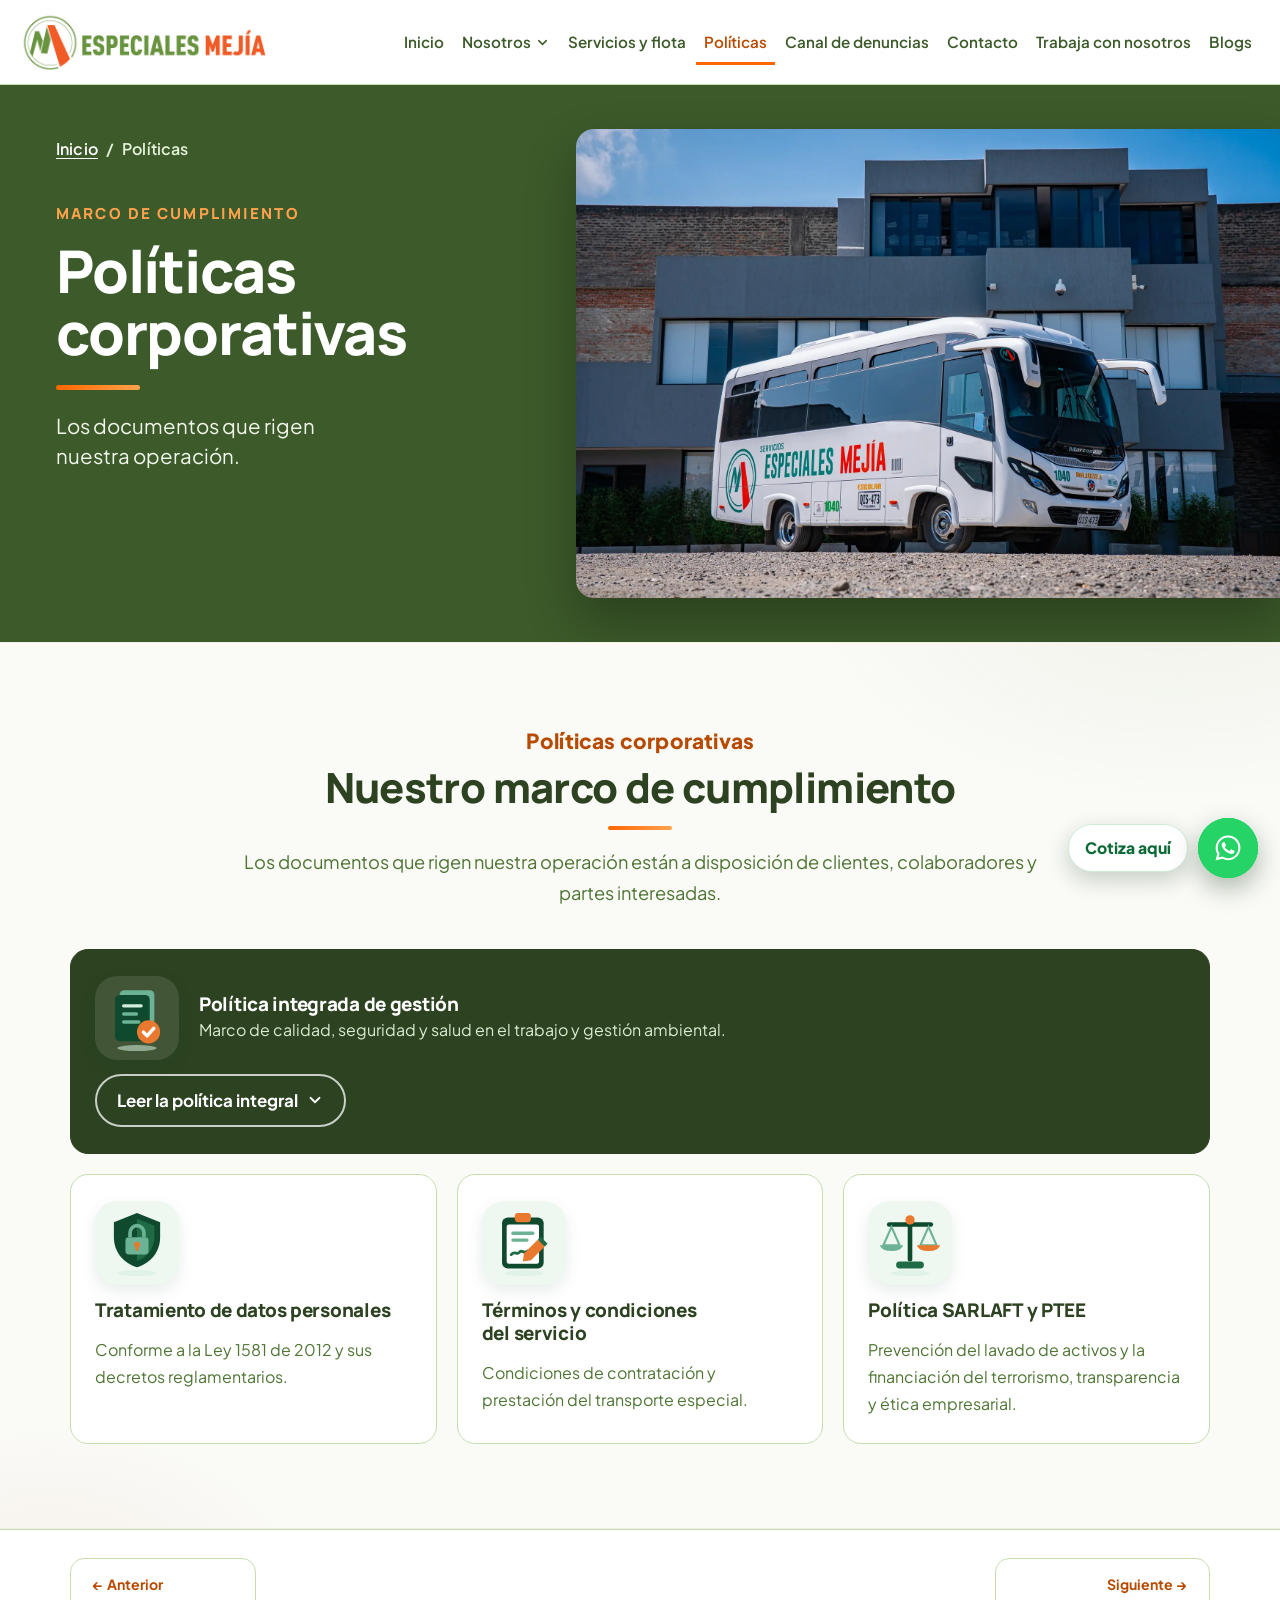
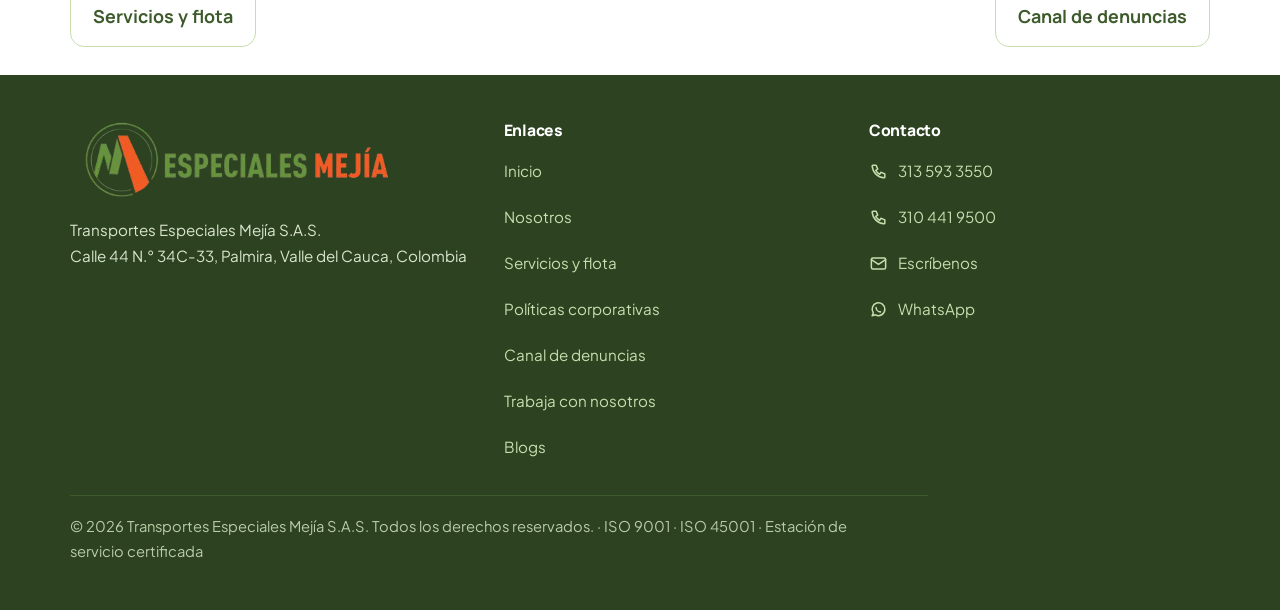
<file: politicas.html>
<!DOCTYPE html>
<html lang="es">
<head>
<meta charset="UTF-8">
<meta name="viewport" content="width=device-width, initial-scale=1">
<title>Políticas corporativas | Transportes Especiales Mejía S.A.S.</title>
<meta name="description" content="Los documentos que rigen nuestra operación. Transportes Especiales Mejía S.A.S., Palmira, Valle del Cauca.">
<link rel="canonical" href="https://www.transportesespecialesmejia.com/politicas.html">
<meta property="og:type" content="website">
<meta property="og:site_name" content="Transportes Especiales Mejía S.A.S.">
<meta property="og:locale" content="es_CO">
<meta property="og:title" content="Políticas corporativas | Transportes Especiales Mejía S.A.S.">
<meta property="og:description" content="Los documentos que rigen nuestra operación. Transportes Especiales Mejía S.A.S., Palmira, Valle del Cauca.">
<meta property="og:url" content="https://www.transportesespecialesmejia.com/politicas.html">
<meta property="og:image" content="https://www.transportesespecialesmejia.com/assets/og/38.jpg">
<meta property="og:image:width" content="1200">
<meta property="og:image:height" content="800">
<meta property="og:image:alt" content="Vehículo 1040 frente a las instalaciones de la empresa">
<meta name="twitter:card" content="summary_large_image">
<link rel="icon" href="assets/img/isotipo.png">
<link rel="preconnect" href="https://fonts.googleapis.com">
<link rel="preconnect" href="https://fonts.gstatic.com" crossorigin>
<link href="https://fonts.googleapis.com/css2?family=Manrope:wght@500;600;700;800&family=Plus+Jakarta+Sans:wght@400;500;600;700;800&display=swap" rel="stylesheet">
<link rel="stylesheet" href="assets/css/styles.css">
</head>
<body>
<div class="progreso" id="progreso" aria-hidden="true"></div>
<a class="saltar" href="#contenido">Saltar al contenido</a>
<!-- ========== MÓDULO 01 · CABECERA ========== -->
<header class="cabecera">
  <div class="contenedor cabecera__fila">
    <a class="cabecera__logo" href="index.html"><img src="assets/img/logo-alta.png" alt="Transportes Especiales Mejía S.A.S." width="580" height="130"></a>
    <!-- Obs.3 #24: menú desplegable en escritorio (≥1280 px). En móvil se conserva la lista simple, adaptada. -->
    <nav class="nav" aria-label="Principal">
      <a class="nav__enlace" href="index.html">Inicio</a>
      <div class="nav__grupo">
        <a class="nav__enlace" href="nosotros.html" aria-haspopup="true">Nosotros<svg class="nav__chev" viewBox="0 0 24 24" aria-hidden="true"><path d="M6 9l6 6 6-6"/></svg></a>
        <ul class="nav__panel">
          <li><a href="nosotros.html">Nosotros</a></li>
          <li><a href="principios-valores.html">Principios y valores</a></li>
          <li><a href="sistemas-de-gestion.html">Sistemas de gestión</a></li>
          <li><a href="sostenibilidad.html">Sostenibilidad</a></li>
        </ul>
      </div>
      <a class="nav__enlace" href="servicios.html">Servicios y flota</a>
      <a class="nav__enlace" href="politicas.html" aria-current="page">Políticas</a>
      <a class="nav__enlace" href="canal-de-denuncias.html">Canal de denuncias</a>
      <a class="nav__enlace" href="contacto.html">Contacto</a>
      <a class="nav__enlace" href="trabaja-con-nosotros.html">Trabaja con nosotros</a>
      <a class="nav__enlace" href="blogs.html">Blogs</a>
    </nav>
    <a class="boton boton--primario boton--ico" href="contacto.html"><svg viewBox="0 0 24 24" aria-hidden="true"><rect x="3.5" y="5" width="17" height="15" rx="2.5"/><path d="M3.5 10h17M8 3v4M16 3v4"/></svg>Solicitar servicio</a>
    <button class="menu-btn" id="menuBtn" aria-expanded="false" aria-controls="navMovil" aria-label="Abrir menú">
      <span></span><span></span><span></span>
    </button>
  </div>
  <nav class="nav-movil" id="navMovil" aria-label="Principal móvil">
    <a href="index.html">Inicio</a>
    <a href="nosotros.html">Nosotros</a>
    <a class="sub" href="principios-valores.html">Principios y valores</a>
    <a class="sub" href="sistemas-de-gestion.html">Sistemas de gestión</a>
    <a class="sub" href="sostenibilidad.html">Sostenibilidad</a>
    <a href="servicios.html">Servicios y flota</a>
    <a href="politicas.html" aria-current="page">Políticas</a>
    <a href="canal-de-denuncias.html">Canal de denuncias</a>
    <a href="contacto.html">Contacto</a>
    <a href="trabaja-con-nosotros.html">Trabaja con nosotros</a>
    <a href="blogs.html">Blogs</a>
  </nav>
</header>


<main id="contenido">
<section class="banner cabeza" id="inicio">
  <div class="cabeza__texto">
    <nav class="migas" aria-label="Ruta de navegación"><a href="index.html">Inicio</a><span aria-hidden="true">/</span><span aria-current="page">Políticas</span></nav>
    <div class="cabeza__bloque">
      <span class="banner__eyebrow">Marco de cumplimiento</span>
      <h1>Políticas corporativas</h1>
      <p>Los documentos que rigen nuestra operación.</p>
    </div>
  </div>
  <figure class="cabeza__foto"><img src="assets/banners/38.webp" alt="Vehículo 1040 frente a las instalaciones de la empresa" width="1920" height="1280" fetchpriority="high"></figure>
</section>
<!-- ========== MÓDULO 12 · POLÍTICAS CORPORATIVAS (Obs.3 #17 y #21: entra la política integral, sale el canal de denuncias) ========== -->
<section class="seccion seccion--suave" id="politicas">
  <div class="contenedor">
    <div class="centrado" style="margin-bottom:40px">
      <span class="etiqueta">Políticas corporativas</span>
      <h2 class="titulo">Nuestro marco de cumplimiento</h2>
      <p class="entradilla">Los documentos que rigen nuestra operación están a disposición de clientes, colaboradores y partes interesadas.</p>
    </div>
    <div class="pol-rejilla">
      <article class="pol pol--integral pol--destacada" id="pol-integrada">
        <div class="pol__cab"><div class="chapa"><svg class="ilu" viewBox="0 0 64 64" aria-hidden="true"><ellipse cx="32" cy="58" rx="17" ry="2.6" fill="#D3EEDD" opacity=".55"/><rect x="17" y="8" width="30" height="40" rx="4" fill="#6CB294"/><rect x="13" y="12" width="30" height="40" rx="4" fill="#0F4A2E"/><rect x="19" y="20" width="18" height="3" rx="1.5" fill="#D3EEDD"/><rect x="19" y="27" width="14" height="3" rx="1.5" fill="#6CB294"/><rect x="19" y="34" width="16" height="3" rx="1.5" fill="#6CB294"/><circle cx="42" cy="44" r="10" fill="#E8792F"/><path d="M37.5 44.2l3.2 3.2 5.8-6.4" fill="none" stroke="#FFFFFF" stroke-width="3" stroke-linecap="round" stroke-linejoin="round"/></svg></div><div><h3>Política integrada de gestión</h3><p>Marco de calidad, seguridad y salud en el trabajo y gestión ambiental.</p></div></div>
        <button type="button" class="pol__toggle" aria-expanded="false" aria-controls="polIntegralTexto"><span>Leer la política integral</span><svg viewBox="0 0 24 24" aria-hidden="true"><path d="M6 9l6 6 6-6"/></svg></button>
        <div class="pol__despliegue" id="polIntegralTexto" role="region" aria-label="Política integrada de gestión" hidden>
          <div class="pol__doc">
            <object class="pol__visor" data="assets/docs/politica-integrada-de-gestion.pdf#toolbar=0&amp;navpanes=0&amp;view=FitH" type="application/pdf" aria-label="Documento: Política integrada de gestión">
              <img class="pol__imagen" src="assets/docs/politica-integrada-de-gestion.webp" alt="Política integrada de gestión de Transportes Especiales Mejía S.A.S. (documento de una página)" width="1615" height="2090" decoding="async">
            </object>
            <img class="pol__imagen pol__imagen--movil" src="assets/docs/politica-integrada-de-gestion.webp" alt="Política integrada de gestión de Transportes Especiales Mejía S.A.S. (documento de una página)" width="1615" height="2090" decoding="async">
          </div>
          <a class="pol__abrir" href="assets/docs/politica-integrada-de-gestion.pdf" target="_blank" rel="noopener" type="application/pdf">Abrir el documento en PDF</a>
        </div>
      </article>
      <article class="pol" id="pol-datos"><div class="chapa"><svg class="ilu" viewBox="0 0 64 64" aria-hidden="true"><ellipse cx="32" cy="58" rx="17" ry="2.6" fill="#D3EEDD" opacity=".55"/><path d="M32 6l20 8v13c0 13-8.6 22.6-20 26-11.4-3.4-20-13-20-26V14z" fill="#0F4A2E"/><path d="M32 11l15 6v10c0 10-6.4 17.6-15 20.6z" fill="#1F6B45"/><rect x="22" y="27" width="20" height="15" rx="3" fill="#6CB294"/><path d="M26 27v-4a6 6 0 0112 0v4" fill="none" stroke="#6CB294" stroke-width="3.2"/><circle cx="32" cy="33.5" r="2.6" fill="#E8792F"/><rect x="30.8" y="34" width="2.4" height="5" rx="1.2" fill="#E8792F"/></svg></div>
        <h3>Tratamiento de datos personales</h3><p>Conforme a la Ley 1581 de 2012 y sus decretos reglamentarios.</p></article>
      <article class="pol" id="pol-terminos"><div class="chapa"><svg class="ilu" viewBox="0 0 64 64" aria-hidden="true"><ellipse cx="32" cy="58" rx="17" ry="2.6" fill="#D3EEDD" opacity=".55"/><rect x="13" y="10" width="36" height="44" rx="5" fill="#0F4A2E"/><rect x="17" y="16" width="28" height="34" rx="2" fill="#FFFFFF"/><rect x="24" y="6" width="14" height="8" rx="3" fill="#E8792F"/><rect x="21" y="22" width="20" height="3" rx="1.5" fill="#6CB294"/><rect x="21" y="28" width="15" height="3" rx="1.5" fill="#6CB294"/><path d="M21 42c3-4 5 1 7-2s4 2 7-1" fill="none" stroke="#1F6B45" stroke-width="2.4" stroke-linecap="round"/><path d="M44 29l6 6-12 12-7 1 1-7z" fill="#E8792F"/><path d="M44 29l6 6 2.4-2.4-6-6z" fill="#1F6B45"/></svg></div>
        <h3>Términos y condiciones del servicio</h3><p>Condiciones de contratación y prestación del transporte especial.</p></article>
      <article class="pol" id="pol-sarlaft"><div class="chapa"><svg class="ilu" viewBox="0 0 64 64" aria-hidden="true"><ellipse cx="32" cy="58" rx="17" ry="2.6" fill="#D3EEDD" opacity=".55"/><rect x="30" y="10" width="4" height="38" rx="2" fill="#0F4A2E"/><rect x="20" y="48" width="24" height="6" rx="3" fill="#1F6B45"/><rect x="12" y="14" width="40" height="4" rx="2" fill="#0F4A2E"/><circle cx="32" cy="12" r="4" fill="#E8792F"/><path d="M16 18l-7 16h14z" fill="none" stroke="#6CB294" stroke-width="1.8"/><path d="M48 18l-7 16h14z" fill="none" stroke="#6CB294" stroke-width="1.8"/><path d="M6 34h20a10 5 0 01-20 0z" fill="#6CB294"/><path d="M38 34h20a10 5 0 01-20 0z" fill="#E8792F"/></svg></div>
        <h3>Política SARLAFT y PTEE</h3><p>Prevención del lavado de activos y la financiación del terrorismo, transparencia y ética empresarial.</p></article>
    </div>
  </div>
</section>


<nav class="pager" aria-label="Navegación entre páginas"><div class="contenedor pager__fila"><a class="pager__a pager__a--ant" href="servicios.html" rel="prev"><span>← Anterior</span><b>Servicios y flota</b></a><a class="pager__a pager__a--sig" href="canal-de-denuncias.html" rel="next"><span>Siguiente →</span><b>Canal de denuncias</b></a></div></nav>
</main>
<!-- ========== MÓDULO 18 · PIE ========== -->
<footer class="pie">
  <div class="contenedor">
    <div class="pie__fila">
      <div>
        <img src="assets/img/logo.png" alt="Transportes Especiales Mejía S.A.S.">
        <p style="margin:18px 0 0">Transportes Especiales Mejía S.A.S.</p>
        <p style="margin:0">Calle 44 N.° 34C-33, Palmira, Valle del Cauca, Colombia</p>
      </div>
      <div>
        <h4>Enlaces</h4>
        <ul>
          <li><a href="index.html">Inicio</a></li>
          <li><a href="nosotros.html">Nosotros</a></li>
          <li><a href="servicios.html">Servicios y flota</a></li>
          <li><a href="politicas.html">Políticas corporativas</a></li>
          <li><a href="canal-de-denuncias.html">Canal de denuncias</a></li>
          <li><a href="trabaja-con-nosotros.html">Trabaja con nosotros</a></li>
          <li><a href="blogs.html">Blogs</a></li>
        </ul>
      </div>
      <div>
        <h4>Contacto</h4>
        <ul>
          <li><a href="tel:+573135933550"><svg class="ico" viewBox="0 0 24 24" aria-hidden="true"><path d="M5 4h4l2 5-2.5 1.5a12 12 0 005 5L15 13l5 2v4a1 1 0 01-1.1 1A16 16 0 014 5.1 1 1 0 015 4z"/></svg>313 593 3550</a></li>
          <li><a href="tel:+573104419500"><svg class="ico" viewBox="0 0 24 24" aria-hidden="true"><path d="M5 4h4l2 5-2.5 1.5a12 12 0 005 5L15 13l5 2v4a1 1 0 01-1.1 1A16 16 0 014 5.1 1 1 0 015 4z"/></svg>310 441 9500</a></li>
          <li><a href="mailto:pasajeros@transportesespecialesmejia.com"><svg class="ico" viewBox="0 0 24 24" aria-hidden="true"><rect x="3" y="5" width="18" height="14" rx="2"/><path d="M3 7l9 6 9-6"/></svg>Escríbenos</a></li>
          <li><a href="https://wa.me/573135933550" target="_blank" rel="noopener"><svg class="ico" viewBox="0 0 24 24" aria-hidden="true"><path d="M20 11.7a8 8 0 01-11.9 7L4 20l1.4-4a8 8 0 1114.6-4.3z"/><path d="M9 9.5c0 3 2.5 5.5 5.5 5.5"/></svg>WhatsApp</a></li>
        </ul>
      </div>
    </div>
    <div class="pie__legal">© <span id="anio">2026</span> Transportes Especiales Mejía S.A.S. Todos los derechos reservados. · ISO 9001 · ISO 45001 · Estación de servicio certificada</div>
  </div>
</footer>

<!-- Obs.3 #19: botón de WhatsApp con aura («aquí estoy») y texto «Cotiza aquí» -->
<a class="wa-flotante" href="https://wa.me/573135933550" target="_blank" rel="noopener" aria-label="Cotiza aquí por WhatsApp">
  <span class="wa-flotante__texto">Cotiza aquí</span>
  <span class="wa-flotante__disco"><svg viewBox="0 0 24 24" aria-hidden="true"><path d="M12.04 2C6.58 2 2.13 6.45 2.13 11.91c0 1.7.44 3.36 1.28 4.82L2 22l5.4-1.42a9.88 9.88 0 004.64 1.18h.01c5.46 0 9.91-4.45 9.91-9.91 0-2.64-1.03-5.13-2.9-7-1.87-1.87-4.35-2.85-6.02-2.85zm0 18.13h-.01a8.2 8.2 0 01-4.18-1.15l-.3-.18-3.11.82.83-3.03-.2-.31a8.2 8.2 0 01-1.26-4.37c0-4.54 3.7-8.24 8.25-8.24 2.2 0 4.27.86 5.83 2.42a8.18 8.18 0 012.41 5.83c0 4.55-3.7 8.21-8.26 8.21zm4.52-6.16c-.25-.12-1.47-.72-1.7-.81-.23-.08-.39-.12-.56.13-.17.25-.64.81-.78.97-.14.17-.29.19-.53.06-.25-.12-1.05-.39-2-1.23-.74-.66-1.24-1.48-1.39-1.72-.14-.25-.02-.38.11-.5.11-.11.25-.29.37-.43.12-.14.16-.25.25-.41.08-.17.04-.31-.02-.44-.06-.12-.56-1.36-.77-1.86-.2-.49-.41-.42-.56-.43h-.48c-.17 0-.44.06-.67.31-.23.25-.87.85-.87 2.08s.9 2.42 1.02 2.58c.12.17 1.77 2.7 4.29 3.79.6.26 1.07.41 1.44.53.6.19 1.15.16 1.59.1.48-.07 1.47-.6 1.68-1.18.21-.58.21-1.08.15-1.18-.06-.1-.23-.16-.48-.28z"/></svg></span>
</a>
<button class="arriba" id="btnArriba" type="button" aria-label="Volver arriba">
  <svg viewBox="0 0 24 24"><path d="M12 19V5"/><path d="M6 11l6-6 6 6"/></svg>
</button>


<script src="assets/js/main.js" defer></script>
</body>
</html>
</file>
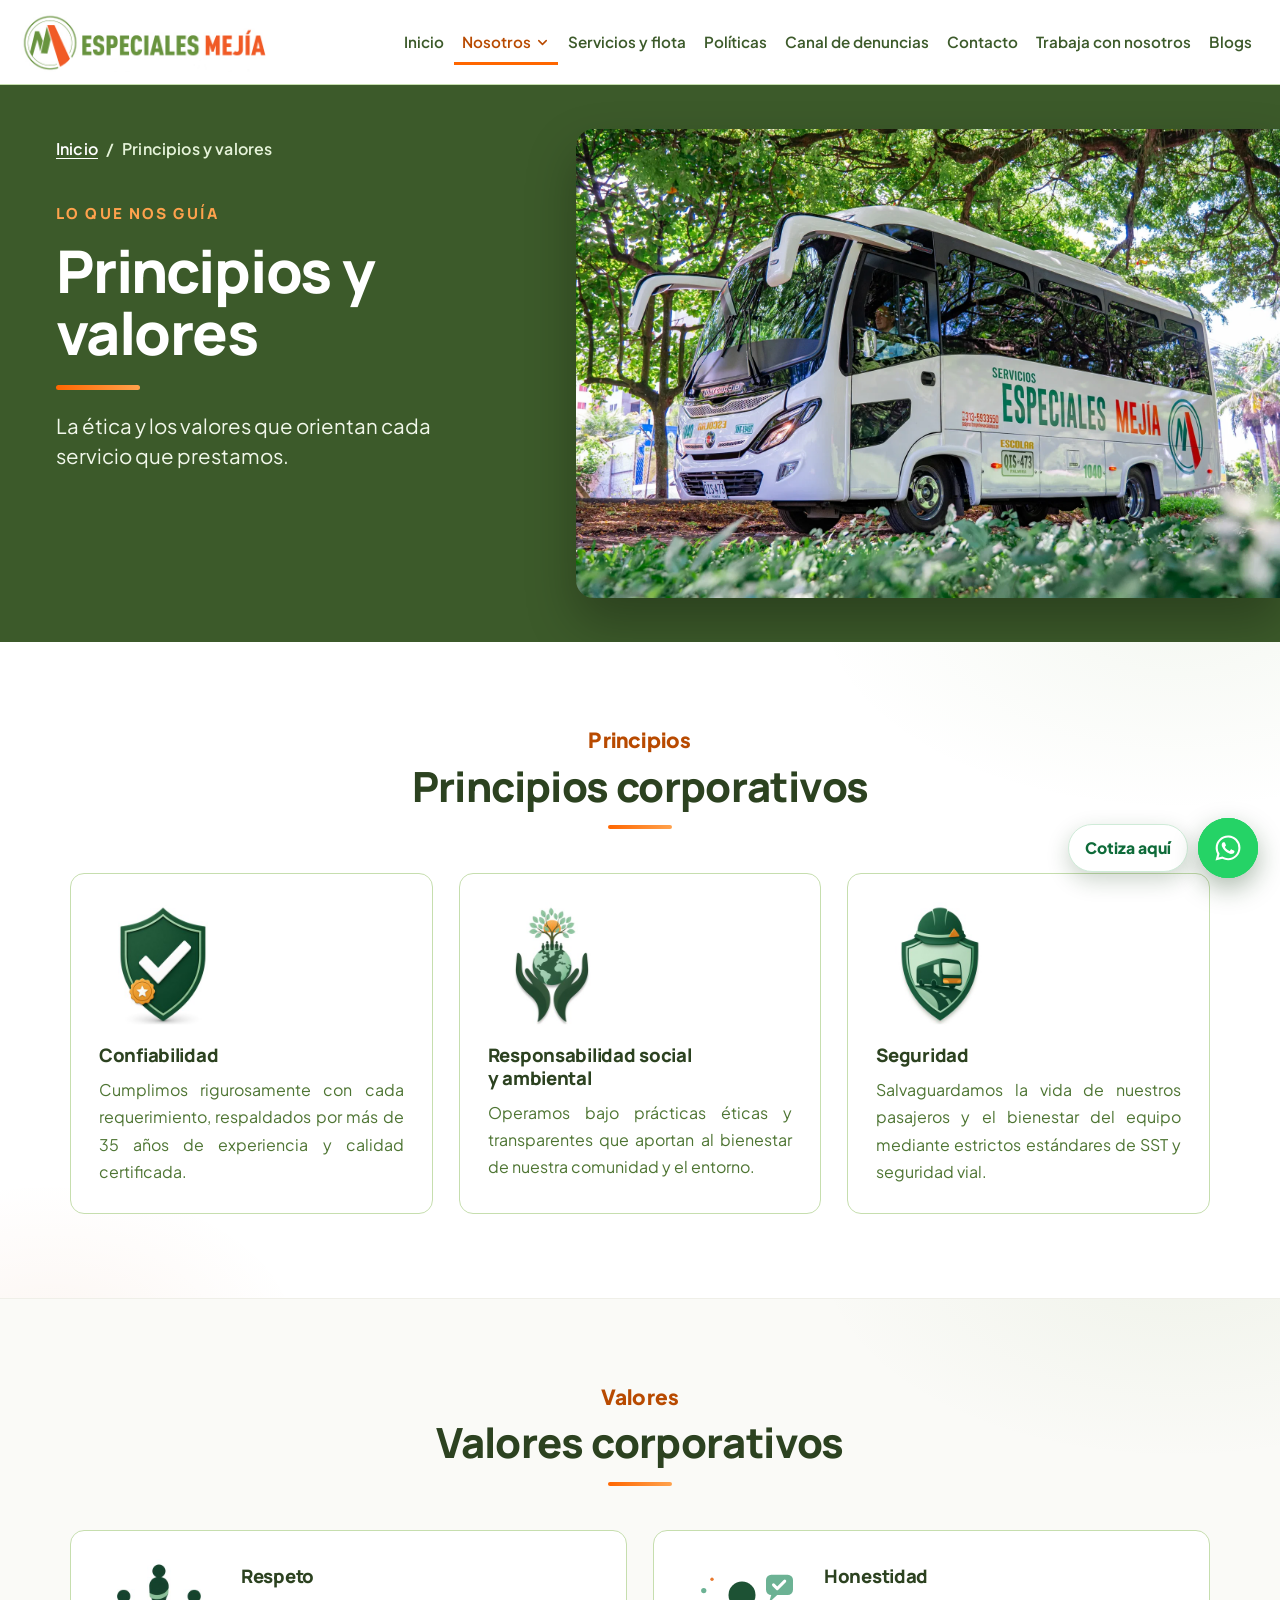
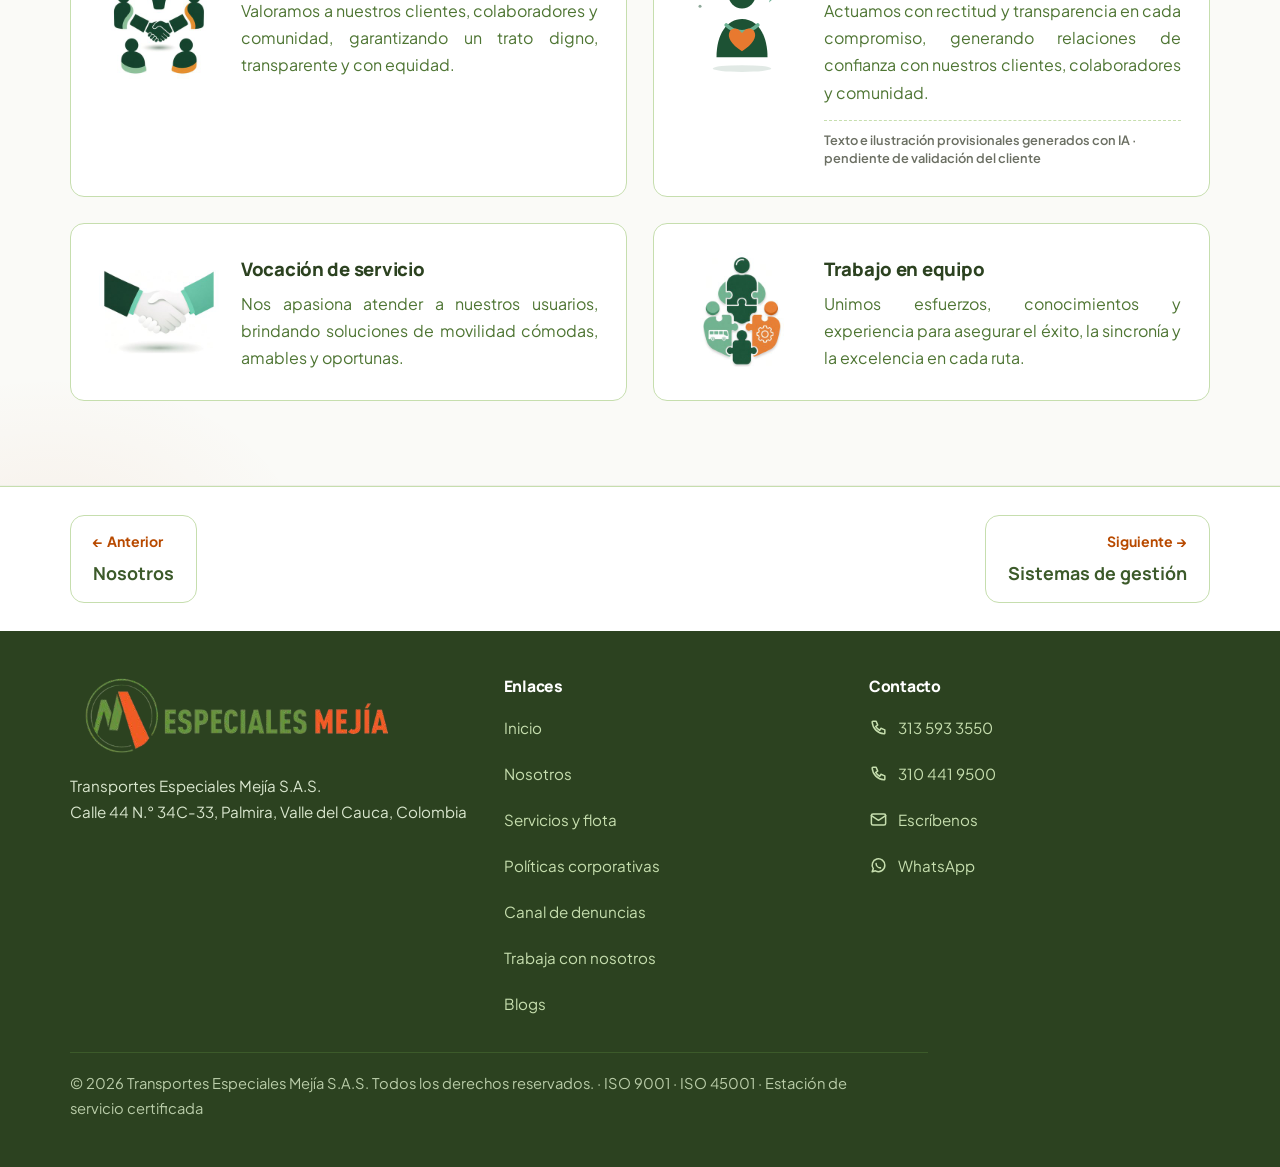
<file: principios-valores.html>
<!DOCTYPE html>
<html lang="es">
<head>
<meta charset="UTF-8">
<meta name="viewport" content="width=device-width, initial-scale=1">
<title>Principios y valores | Transportes Especiales Mejía S.A.S.</title>
<meta name="description" content="La ética y los valores que orientan cada servicio que prestamos. Transportes Especiales Mejía S.A.S., Palmira, Valle del Cauca.">
<link rel="canonical" href="https://www.transportesespecialesmejia.com/principios-valores.html">
<meta property="og:type" content="website">
<meta property="og:site_name" content="Transportes Especiales Mejía S.A.S.">
<meta property="og:locale" content="es_CO">
<meta property="og:title" content="Principios y valores | Transportes Especiales Mejía S.A.S.">
<meta property="og:description" content="La ética y los valores que orientan cada servicio que prestamos. Transportes Especiales Mejía S.A.S., Palmira, Valle del Cauca.">
<meta property="og:url" content="https://www.transportesespecialesmejia.com/principios-valores.html">
<meta property="og:image" content="https://www.transportesespecialesmejia.com/assets/og/28.jpg">
<meta property="og:image:width" content="1200">
<meta property="og:image:height" content="800">
<meta property="og:image:alt" content="Vehículo 1040 bajo los árboles">
<meta name="twitter:card" content="summary_large_image">
<link rel="icon" href="assets/img/isotipo.png">
<link rel="preconnect" href="https://fonts.googleapis.com">
<link rel="preconnect" href="https://fonts.gstatic.com" crossorigin>
<link href="https://fonts.googleapis.com/css2?family=Manrope:wght@500;600;700;800&family=Plus+Jakarta+Sans:wght@400;500;600;700;800&display=swap" rel="stylesheet">
<link rel="stylesheet" href="assets/css/styles.css">
</head>
<body>
<div class="progreso" id="progreso" aria-hidden="true"></div>
<a class="saltar" href="#contenido">Saltar al contenido</a>
<!-- ========== MÓDULO 01 · CABECERA ========== -->
<header class="cabecera">
  <div class="contenedor cabecera__fila">
    <a class="cabecera__logo" href="index.html"><img src="assets/img/logo-alta.png" alt="Transportes Especiales Mejía S.A.S." width="580" height="130"></a>
    <!-- Obs.3 #24: menú desplegable en escritorio (≥1280 px). En móvil se conserva la lista simple, adaptada. -->
    <nav class="nav" aria-label="Principal">
      <a class="nav__enlace" href="index.html">Inicio</a>
      <div class="nav__grupo">
        <a class="nav__enlace es-actual" href="nosotros.html" aria-haspopup="true">Nosotros<svg class="nav__chev" viewBox="0 0 24 24" aria-hidden="true"><path d="M6 9l6 6 6-6"/></svg></a>
        <ul class="nav__panel">
          <li><a href="nosotros.html">Nosotros</a></li>
          <li><a href="principios-valores.html" aria-current="page">Principios y valores</a></li>
          <li><a href="sistemas-de-gestion.html">Sistemas de gestión</a></li>
          <li><a href="sostenibilidad.html">Sostenibilidad</a></li>
        </ul>
      </div>
      <a class="nav__enlace" href="servicios.html">Servicios y flota</a>
      <a class="nav__enlace" href="politicas.html">Políticas</a>
      <a class="nav__enlace" href="canal-de-denuncias.html">Canal de denuncias</a>
      <a class="nav__enlace" href="contacto.html">Contacto</a>
      <a class="nav__enlace" href="trabaja-con-nosotros.html">Trabaja con nosotros</a>
      <a class="nav__enlace" href="blogs.html">Blogs</a>
    </nav>
    <a class="boton boton--primario boton--ico" href="contacto.html"><svg viewBox="0 0 24 24" aria-hidden="true"><rect x="3.5" y="5" width="17" height="15" rx="2.5"/><path d="M3.5 10h17M8 3v4M16 3v4"/></svg>Solicitar servicio</a>
    <button class="menu-btn" id="menuBtn" aria-expanded="false" aria-controls="navMovil" aria-label="Abrir menú">
      <span></span><span></span><span></span>
    </button>
  </div>
  <nav class="nav-movil" id="navMovil" aria-label="Principal móvil">
    <a href="index.html">Inicio</a>
    <a href="nosotros.html">Nosotros</a>
    <a class="sub" href="principios-valores.html" aria-current="page">Principios y valores</a>
    <a class="sub" href="sistemas-de-gestion.html">Sistemas de gestión</a>
    <a class="sub" href="sostenibilidad.html">Sostenibilidad</a>
    <a href="servicios.html">Servicios y flota</a>
    <a href="politicas.html">Políticas</a>
    <a href="canal-de-denuncias.html">Canal de denuncias</a>
    <a href="contacto.html">Contacto</a>
    <a href="trabaja-con-nosotros.html">Trabaja con nosotros</a>
    <a href="blogs.html">Blogs</a>
  </nav>
</header>


<main id="contenido">
<section class="banner cabeza" id="inicio">
  <div class="cabeza__texto">
    <nav class="migas" aria-label="Ruta de navegación"><a href="index.html">Inicio</a><span aria-hidden="true">/</span><span aria-current="page">Principios y valores</span></nav>
    <div class="cabeza__bloque">
      <span class="banner__eyebrow">Lo que nos guía</span>
      <h1>Principios y valores</h1>
      <p>La ética y los valores que orientan cada servicio que prestamos.</p>
    </div>
  </div>
  <figure class="cabeza__foto"><img src="assets/banners/28.webp" alt="Vehículo 1040 bajo los árboles" width="1920" height="1280" fetchpriority="high"></figure>
</section>
<!-- ========== MÓDULO 07 · PRINCIPIOS (Obs.3 #13) ========== -->
<section class="seccion seccion--claro" id="principios">
  <div class="contenedor">
    <div class="centrado encabezado">
      <span class="etiqueta">Principios</span>
      <h2 class="titulo">Principios corporativos</h2>
    </div>
    <div class="rejilla rejilla--3">
      <article class="valor"><img class="valor__img" src="assets/img/valores/01-confiabilidad.jpg" alt="" width="320" height="320" loading="lazy"><h3>Confiabilidad</h3><p>Cumplimos rigurosamente con cada requerimiento, respaldados por más de 35 años de experiencia y calidad certificada.</p></article>
      <article class="valor"><img class="valor__img" src="assets/img/valores/02-responsabilidad-social-ambiental.jpg" alt="" width="320" height="320" loading="lazy"><h3>Responsabilidad social y ambiental</h3><p>Operamos bajo prácticas éticas y transparentes que aportan al bienestar de nuestra comunidad y el entorno.</p></article>
      <article class="valor"><img class="valor__img" src="assets/img/valores/03-seguridad.jpg" alt="" width="320" height="320" loading="lazy"><h3>Seguridad</h3><p>Salvaguardamos la vida de nuestros pasajeros y el bienestar del equipo mediante estrictos estándares de SST y seguridad vial.</p></article>
    </div>
  </div>
</section>

<!-- ========== MÓDULO 07b · VALORES (Obs.3 #13) ========== -->
<section class="seccion seccion--suave" id="valores">
  <div class="contenedor">
    <div class="centrado encabezado">
      <span class="etiqueta">Valores</span>
      <h2 class="titulo">Valores corporativos</h2>
    </div>
    <div class="rejilla rejilla--4">
      <article class="valor"><img class="valor__img" src="assets/img/valores/04-respeto.jpg" alt="" width="320" height="320" loading="lazy"><h3>Respeto</h3><p>Valoramos a nuestros clientes, colaboradores y comunidad, garantizando un trato digno, transparente y con equidad.</p></article>
      <article class="valor valor--provisional"><svg class="valor__img" viewBox="0 0 320 320" role="presentation" aria-hidden="true"><rect width="320" height="320" fill="#fff"/><ellipse cx="160" cy="292" rx="78" ry="9" fill="#0F4A2E" opacity=".12"/><circle cx="160" cy="96" r="36" fill="#1D5234"/><path d="M92 262c0-62 28-102 68-102s68 40 68 102z" fill="#1D5234"/><path d="M118 176c12 12 26 18 42 18s30-6 42-18" fill="none" stroke="#6CB294" stroke-width="10" stroke-linecap="round"/><path d="M160 246c-30-19-40-38-33-52 5-10 19-12 27-3l6 6 6-6c8-9 22-7 27 3 7 14-3 33-33 52z" fill="#E8792F"/><rect x="224" y="42" width="72" height="54" rx="14" fill="#6CB294"/><path d="M238 96l-6 20 22-20z" fill="#6CB294"/><path d="M244 69l10 10 20-20" fill="none" stroke="#fff" stroke-width="8" stroke-linecap="round" stroke-linejoin="round"/><circle cx="58" cy="84" r="7" fill="#6CB294"/><circle cx="80" cy="54" r="4.5" fill="#E8792F"/><circle cx="48" cy="126" r="4" fill="#1D5234" opacity=".5"/></svg><h3>Honestidad</h3><p>Actuamos con rectitud y transparencia en cada compromiso, generando relaciones de confianza con nuestros clientes, colaboradores y comunidad.</p><span class="nota-ia">Texto e ilustración provisionales generados con IA · pendiente de validación del cliente</span></article>
      <article class="valor"><img class="valor__img" src="assets/img/valores/05-vocacion-de-servicio.jpg" alt="" width="320" height="320" loading="lazy"><h3>Vocación de servicio</h3><p>Nos apasiona atender a nuestros usuarios, brindando soluciones de movilidad cómodas, amables y oportunas.</p></article>
      <article class="valor"><img class="valor__img" src="assets/img/valores/06-trabajo-en-equipo.jpg" alt="" width="320" height="320" loading="lazy"><h3>Trabajo en equipo</h3><p>Unimos esfuerzos, conocimientos y experiencia para asegurar el éxito, la sincronía y la excelencia en cada ruta.</p></article>
    </div>
  </div>
</section>


<nav class="pager" aria-label="Navegación entre páginas"><div class="contenedor pager__fila"><a class="pager__a pager__a--ant" href="nosotros.html" rel="prev"><span>← Anterior</span><b>Nosotros</b></a><a class="pager__a pager__a--sig" href="sistemas-de-gestion.html" rel="next"><span>Siguiente →</span><b>Sistemas de gestión</b></a></div></nav>
</main>
<!-- ========== MÓDULO 18 · PIE ========== -->
<footer class="pie">
  <div class="contenedor">
    <div class="pie__fila">
      <div>
        <img src="assets/img/logo.png" alt="Transportes Especiales Mejía S.A.S.">
        <p style="margin:18px 0 0">Transportes Especiales Mejía S.A.S.</p>
        <p style="margin:0">Calle 44 N.° 34C-33, Palmira, Valle del Cauca, Colombia</p>
      </div>
      <div>
        <h4>Enlaces</h4>
        <ul>
          <li><a href="index.html">Inicio</a></li>
          <li><a href="nosotros.html">Nosotros</a></li>
          <li><a href="servicios.html">Servicios y flota</a></li>
          <li><a href="politicas.html">Políticas corporativas</a></li>
          <li><a href="canal-de-denuncias.html">Canal de denuncias</a></li>
          <li><a href="trabaja-con-nosotros.html">Trabaja con nosotros</a></li>
          <li><a href="blogs.html">Blogs</a></li>
        </ul>
      </div>
      <div>
        <h4>Contacto</h4>
        <ul>
          <li><a href="tel:+573135933550"><svg class="ico" viewBox="0 0 24 24" aria-hidden="true"><path d="M5 4h4l2 5-2.5 1.5a12 12 0 005 5L15 13l5 2v4a1 1 0 01-1.1 1A16 16 0 014 5.1 1 1 0 015 4z"/></svg>313 593 3550</a></li>
          <li><a href="tel:+573104419500"><svg class="ico" viewBox="0 0 24 24" aria-hidden="true"><path d="M5 4h4l2 5-2.5 1.5a12 12 0 005 5L15 13l5 2v4a1 1 0 01-1.1 1A16 16 0 014 5.1 1 1 0 015 4z"/></svg>310 441 9500</a></li>
          <li><a href="mailto:pasajeros@transportesespecialesmejia.com"><svg class="ico" viewBox="0 0 24 24" aria-hidden="true"><rect x="3" y="5" width="18" height="14" rx="2"/><path d="M3 7l9 6 9-6"/></svg>Escríbenos</a></li>
          <li><a href="https://wa.me/573135933550" target="_blank" rel="noopener"><svg class="ico" viewBox="0 0 24 24" aria-hidden="true"><path d="M20 11.7a8 8 0 01-11.9 7L4 20l1.4-4a8 8 0 1114.6-4.3z"/><path d="M9 9.5c0 3 2.5 5.5 5.5 5.5"/></svg>WhatsApp</a></li>
        </ul>
      </div>
    </div>
    <div class="pie__legal">© <span id="anio">2026</span> Transportes Especiales Mejía S.A.S. Todos los derechos reservados. · ISO 9001 · ISO 45001 · Estación de servicio certificada</div>
  </div>
</footer>

<!-- Obs.3 #19: botón de WhatsApp con aura («aquí estoy») y texto «Cotiza aquí» -->
<a class="wa-flotante" href="https://wa.me/573135933550" target="_blank" rel="noopener" aria-label="Cotiza aquí por WhatsApp">
  <span class="wa-flotante__texto">Cotiza aquí</span>
  <span class="wa-flotante__disco"><svg viewBox="0 0 24 24" aria-hidden="true"><path d="M12.04 2C6.58 2 2.13 6.45 2.13 11.91c0 1.7.44 3.36 1.28 4.82L2 22l5.4-1.42a9.88 9.88 0 004.64 1.18h.01c5.46 0 9.91-4.45 9.91-9.91 0-2.64-1.03-5.13-2.9-7-1.87-1.87-4.35-2.85-6.02-2.85zm0 18.13h-.01a8.2 8.2 0 01-4.18-1.15l-.3-.18-3.11.82.83-3.03-.2-.31a8.2 8.2 0 01-1.26-4.37c0-4.54 3.7-8.24 8.25-8.24 2.2 0 4.27.86 5.83 2.42a8.18 8.18 0 012.41 5.83c0 4.55-3.7 8.21-8.26 8.21zm4.52-6.16c-.25-.12-1.47-.72-1.7-.81-.23-.08-.39-.12-.56.13-.17.25-.64.81-.78.97-.14.17-.29.19-.53.06-.25-.12-1.05-.39-2-1.23-.74-.66-1.24-1.48-1.39-1.72-.14-.25-.02-.38.11-.5.11-.11.25-.29.37-.43.12-.14.16-.25.25-.41.08-.17.04-.31-.02-.44-.06-.12-.56-1.36-.77-1.86-.2-.49-.41-.42-.56-.43h-.48c-.17 0-.44.06-.67.31-.23.25-.87.85-.87 2.08s.9 2.42 1.02 2.58c.12.17 1.77 2.7 4.29 3.79.6.26 1.07.41 1.44.53.6.19 1.15.16 1.59.1.48-.07 1.47-.6 1.68-1.18.21-.58.21-1.08.15-1.18-.06-.1-.23-.16-.48-.28z"/></svg></span>
</a>
<button class="arriba" id="btnArriba" type="button" aria-label="Volver arriba">
  <svg viewBox="0 0 24 24"><path d="M12 19V5"/><path d="M6 11l6-6 6 6"/></svg>
</button>


<script src="assets/js/main.js" defer></script>
</body>
</html>
</file>
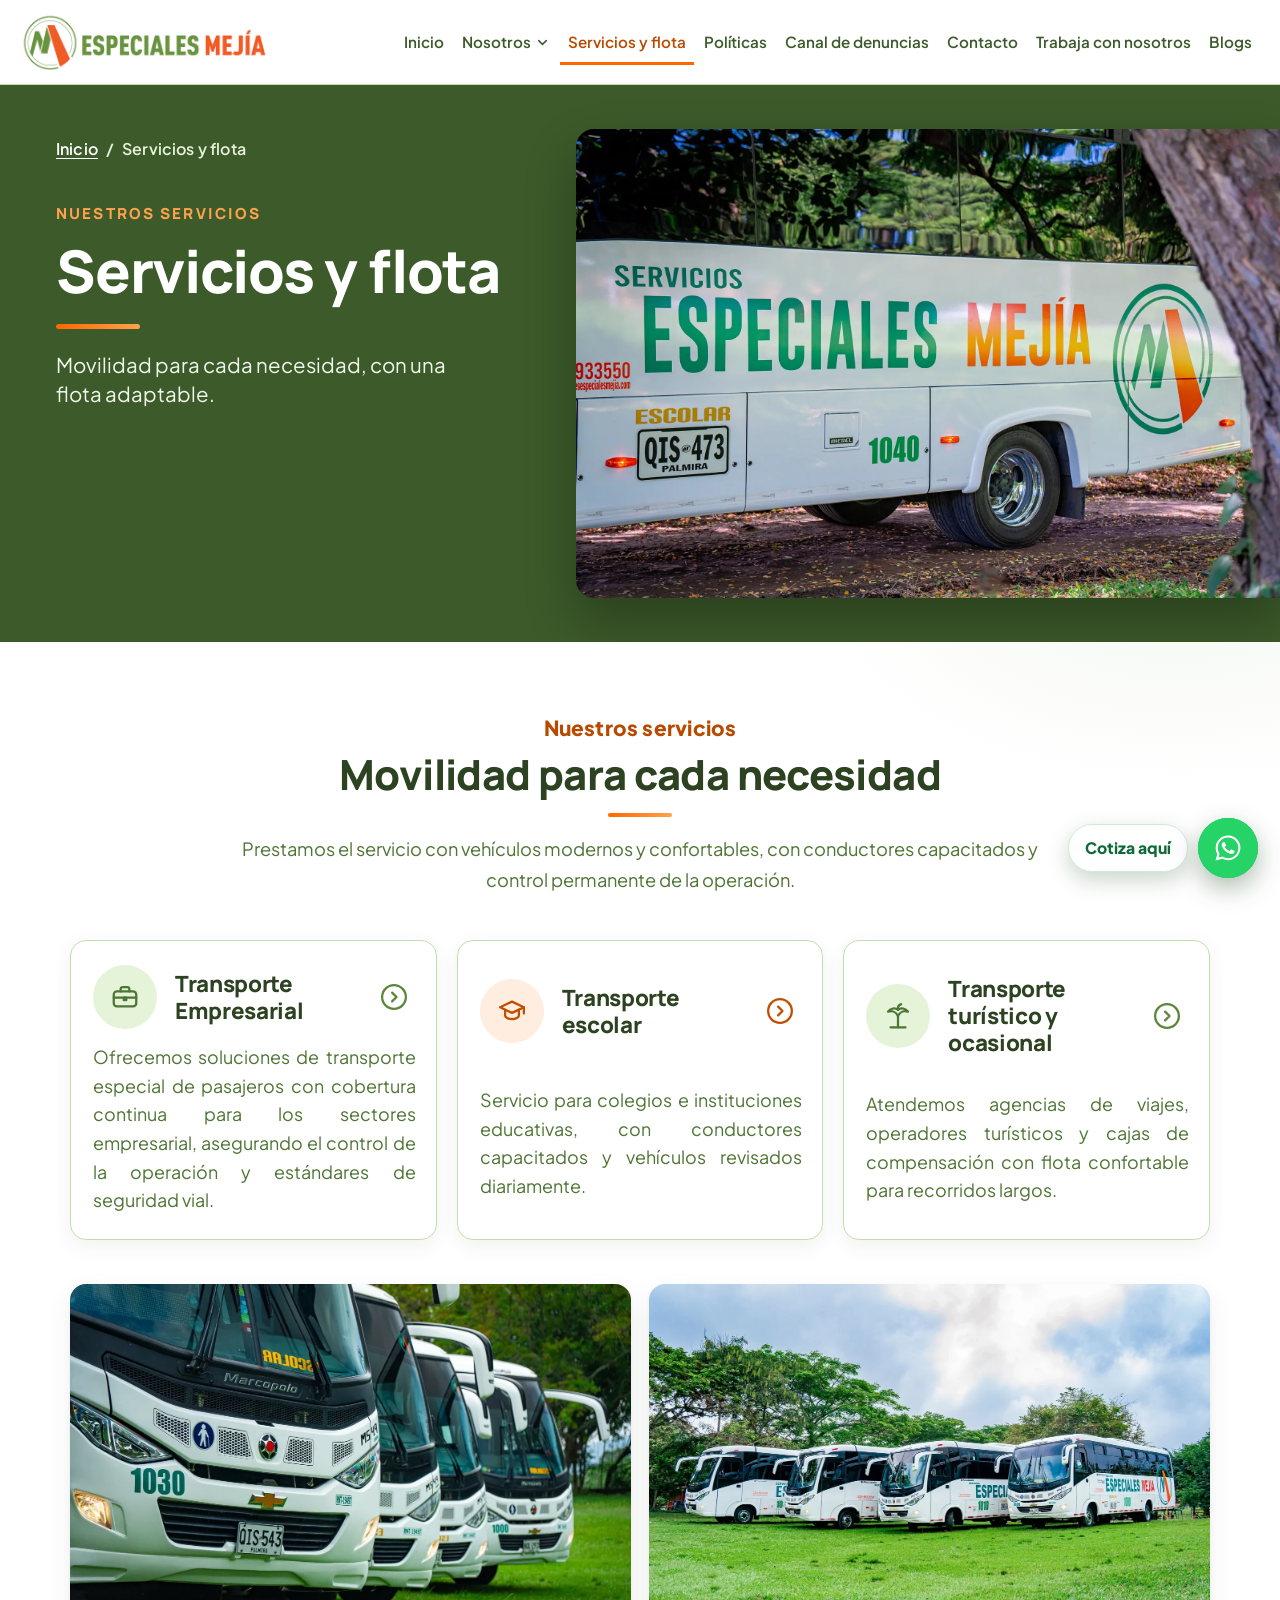
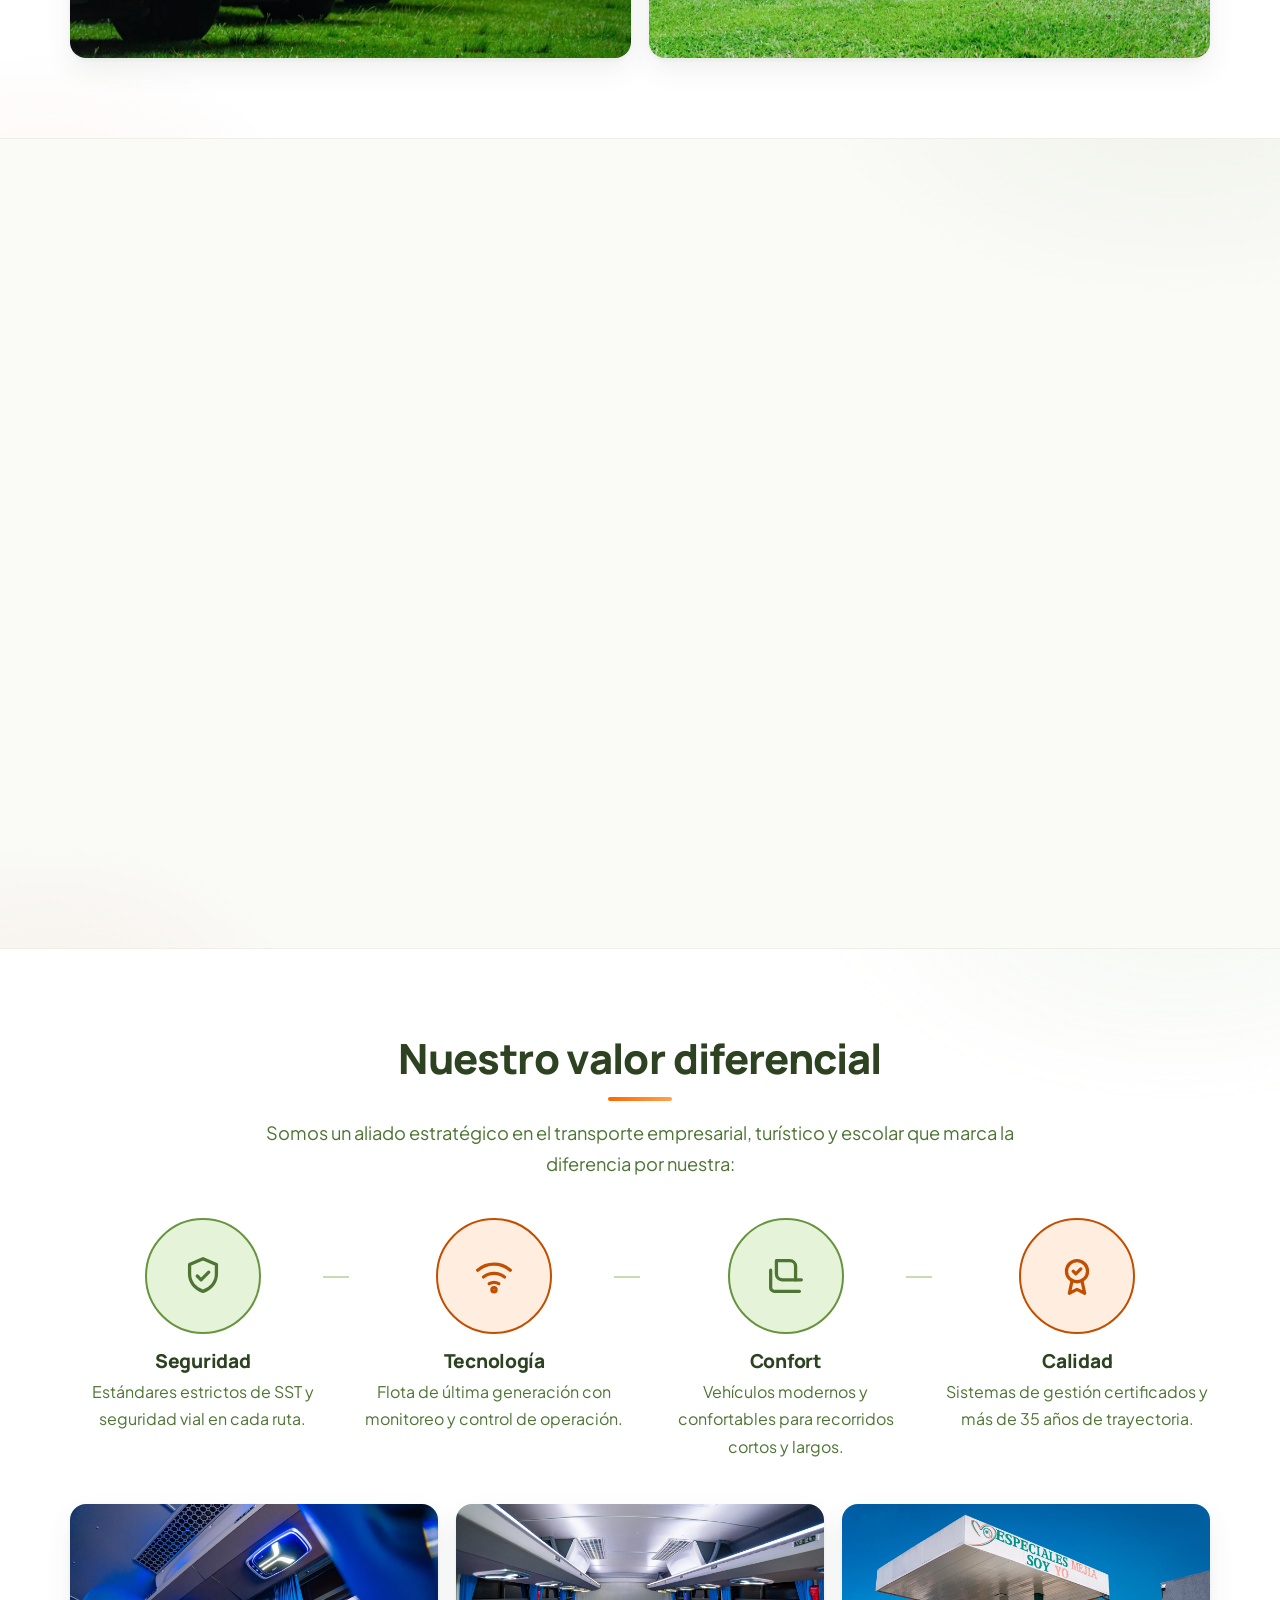
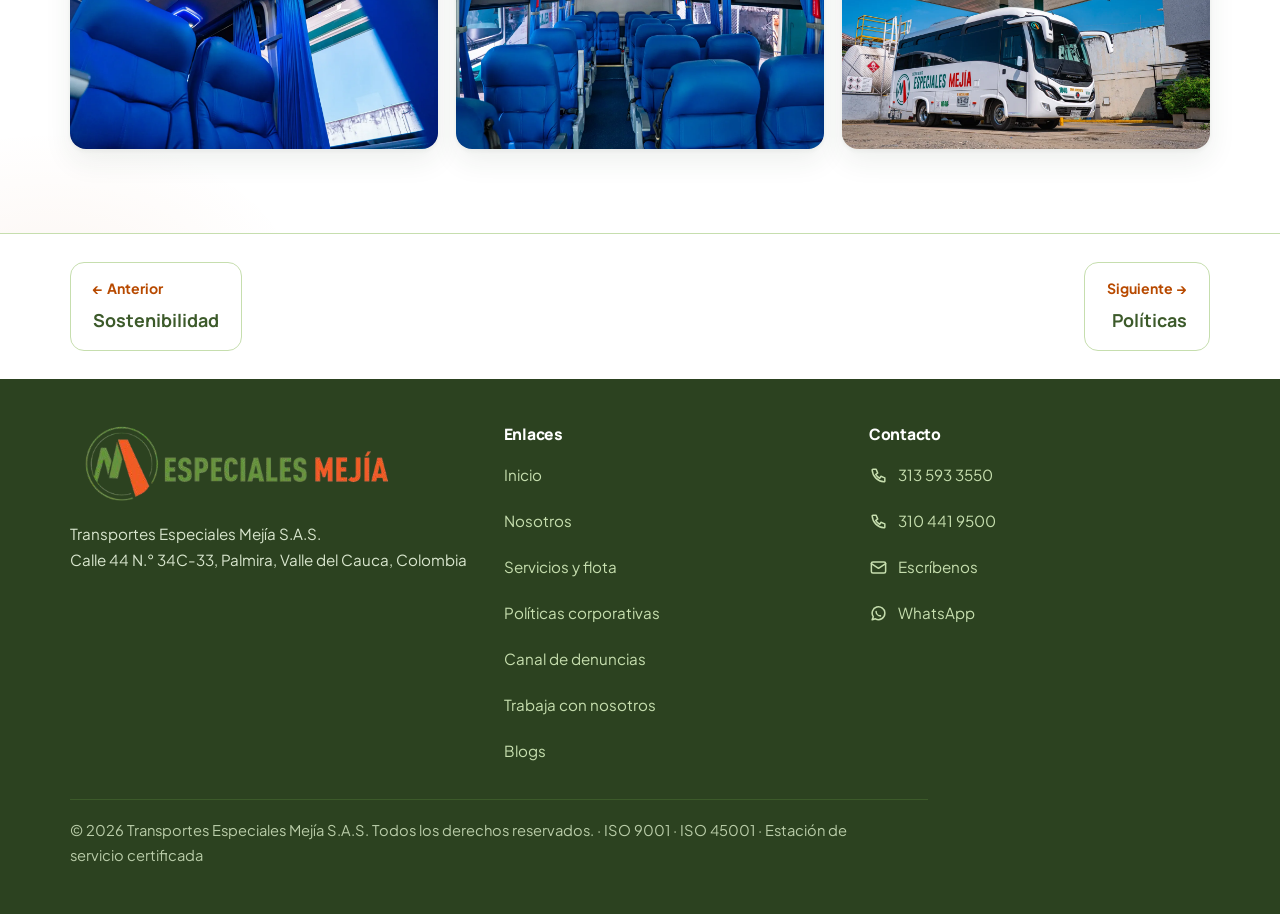
<file: servicios.html>
<!DOCTYPE html>
<html lang="es">
<head>
<meta charset="UTF-8">
<meta name="viewport" content="width=device-width, initial-scale=1">
<title>Servicios y flota | Transportes Especiales Mejía S.A.S.</title>
<meta name="description" content="Movilidad para cada necesidad, con una flota adaptable. Transportes Especiales Mejía S.A.S., Palmira, Valle del Cauca.">
<link rel="canonical" href="https://www.transportesespecialesmejia.com/servicios.html">
<meta property="og:type" content="website">
<meta property="og:site_name" content="Transportes Especiales Mejía S.A.S.">
<meta property="og:locale" content="es_CO">
<meta property="og:title" content="Servicios y flota | Transportes Especiales Mejía S.A.S.">
<meta property="og:description" content="Movilidad para cada necesidad, con una flota adaptable. Transportes Especiales Mejía S.A.S., Palmira, Valle del Cauca.">
<meta property="og:url" content="https://www.transportesespecialesmejia.com/servicios.html">
<meta property="og:image" content="https://www.transportesespecialesmejia.com/assets/og/27.jpg">
<meta property="og:image:width" content="1200">
<meta property="og:image:height" content="800">
<meta property="og:image:alt" content="Detalle de la rotulación Especiales Mejía en el lateral del vehículo 1040">
<meta name="twitter:card" content="summary_large_image">
<link rel="icon" href="assets/img/isotipo.png">
<link rel="preconnect" href="https://fonts.googleapis.com">
<link rel="preconnect" href="https://fonts.gstatic.com" crossorigin>
<link href="https://fonts.googleapis.com/css2?family=Manrope:wght@500;600;700;800&family=Plus+Jakarta+Sans:wght@400;500;600;700;800&display=swap" rel="stylesheet">
<link rel="stylesheet" href="assets/css/styles.css">
</head>
<body>
<div class="progreso" id="progreso" aria-hidden="true"></div>
<a class="saltar" href="#contenido">Saltar al contenido</a>
<!-- ========== MÓDULO 01 · CABECERA ========== -->
<header class="cabecera">
  <div class="contenedor cabecera__fila">
    <a class="cabecera__logo" href="index.html"><img src="assets/img/logo-alta.png" alt="Transportes Especiales Mejía S.A.S." width="580" height="130"></a>
    <!-- Obs.3 #24: menú desplegable en escritorio (≥1280 px). En móvil se conserva la lista simple, adaptada. -->
    <nav class="nav" aria-label="Principal">
      <a class="nav__enlace" href="index.html">Inicio</a>
      <div class="nav__grupo">
        <a class="nav__enlace" href="nosotros.html" aria-haspopup="true">Nosotros<svg class="nav__chev" viewBox="0 0 24 24" aria-hidden="true"><path d="M6 9l6 6 6-6"/></svg></a>
        <ul class="nav__panel">
          <li><a href="nosotros.html">Nosotros</a></li>
          <li><a href="principios-valores.html">Principios y valores</a></li>
          <li><a href="sistemas-de-gestion.html">Sistemas de gestión</a></li>
          <li><a href="sostenibilidad.html">Sostenibilidad</a></li>
        </ul>
      </div>
      <a class="nav__enlace" href="servicios.html" aria-current="page">Servicios y flota</a>
      <a class="nav__enlace" href="politicas.html">Políticas</a>
      <a class="nav__enlace" href="canal-de-denuncias.html">Canal de denuncias</a>
      <a class="nav__enlace" href="contacto.html">Contacto</a>
      <a class="nav__enlace" href="trabaja-con-nosotros.html">Trabaja con nosotros</a>
      <a class="nav__enlace" href="blogs.html">Blogs</a>
    </nav>
    <a class="boton boton--primario boton--ico" href="contacto.html"><svg viewBox="0 0 24 24" aria-hidden="true"><rect x="3.5" y="5" width="17" height="15" rx="2.5"/><path d="M3.5 10h17M8 3v4M16 3v4"/></svg>Solicitar servicio</a>
    <button class="menu-btn" id="menuBtn" aria-expanded="false" aria-controls="navMovil" aria-label="Abrir menú">
      <span></span><span></span><span></span>
    </button>
  </div>
  <nav class="nav-movil" id="navMovil" aria-label="Principal móvil">
    <a href="index.html">Inicio</a>
    <a href="nosotros.html">Nosotros</a>
    <a class="sub" href="principios-valores.html">Principios y valores</a>
    <a class="sub" href="sistemas-de-gestion.html">Sistemas de gestión</a>
    <a class="sub" href="sostenibilidad.html">Sostenibilidad</a>
    <a href="servicios.html" aria-current="page">Servicios y flota</a>
    <a href="politicas.html">Políticas</a>
    <a href="canal-de-denuncias.html">Canal de denuncias</a>
    <a href="contacto.html">Contacto</a>
    <a href="trabaja-con-nosotros.html">Trabaja con nosotros</a>
    <a href="blogs.html">Blogs</a>
  </nav>
</header>


<main id="contenido">
<section class="banner cabeza" id="inicio">
  <div class="cabeza__texto">
    <nav class="migas" aria-label="Ruta de navegación"><a href="index.html">Inicio</a><span aria-hidden="true">/</span><span aria-current="page">Servicios y flota</span></nav>
    <div class="cabeza__bloque">
      <span class="banner__eyebrow">Nuestros servicios</span>
      <h1>Servicios y flota</h1>
      <p>Movilidad para cada necesidad, con una flota adaptable.</p>
    </div>
  </div>
  <figure class="cabeza__foto"><img src="assets/banners/27.webp" alt="Detalle de la rotulación Especiales Mejía en el lateral del vehículo 1040" width="1920" height="1280" fetchpriority="high"></figure>
</section>
<!-- ========== MÓDULO 08 · SERVICIOS (Obs.3 #4, #5 y #25: sube bajo el héroe, formato de la referencia) ========== -->
<section class="seccion seccion--claro servicios-franja" id="servicios">
  <div class="contenedor">
    <div class="centrado encabezado">
      <span class="etiqueta">Nuestros servicios</span>
      <h2 class="titulo">Movilidad para cada necesidad</h2>
      <p class="entradilla">Prestamos el servicio con vehículos modernos y confortables, con conductores capacitados y control permanente de la operación.</p>
    </div>
    <div class="srv-rejilla">
      <article class="srv" id="srv-empresarial">
        <div class="srv__ico" aria-hidden="true"><svg viewBox="0 0 24 24"><rect x="3" y="7.5" width="18" height="12" rx="2.5"/><path d="M8.5 7.5V5.8A1.8 1.8 0 0110.3 4h3.4a1.8 1.8 0 011.8 1.8v1.7"/><path d="M3 12.5h18"/><path d="M11 12.5h2v2h-2z"/></svg></div>
        <div class="srv__cuerpo"><h3>Transporte Empresarial</h3><p>Ofrecemos soluciones de transporte especial de pasajeros con cobertura continua para los sectores empresarial, asegurando el control de la operación y estándares de seguridad vial.</p></div>
        <a class="srv__ir" href="contacto.html" aria-label="Cotizar Transporte Empresarial"><svg viewBox="0 0 24 24" aria-hidden="true"><circle cx="12" cy="12" r="9.5"/><path d="M10.5 8.5L14 12l-3.5 3.5"/></svg></a>
      </article>
      <article class="srv srv--naranja" id="srv-escolar">
        <div class="srv__ico" aria-hidden="true"><svg viewBox="0 0 24 24"><path d="M2.5 9L12 4.5 21.5 9 12 13.5z"/><path d="M6.5 11v4.5c0 1.6 2.5 3 5.5 3s5.5-1.4 5.5-3V11"/><path d="M21.5 9v5"/></svg></div>
        <div class="srv__cuerpo"><h3>Transporte escolar</h3><p>Servicio para colegios e instituciones educativas, con conductores capacitados y vehículos revisados diariamente.</p></div>
        <a class="srv__ir" href="contacto.html" aria-label="Cotizar Transporte escolar"><svg viewBox="0 0 24 24" aria-hidden="true"><circle cx="12" cy="12" r="9.5"/><path d="M10.5 8.5L14 12l-3.5 3.5"/></svg></a>
      </article>
      <article class="srv" id="srv-turistico">
        <div class="srv__ico" aria-hidden="true"><svg viewBox="0 0 24 24"><path d="M12 21v-9"/><path d="M12 12c-1.5-3.5-5-4.5-8-3.5 2-2.8 5.6-3.4 8-1.5 2.4-1.9 6-1.3 8 1.5-3-1-6.5 0-8 3.5z"/><path d="M12 7c-.5-2 .5-3.6 2.5-4.5"/><path d="M6 21h12"/></svg></div>
        <div class="srv__cuerpo"><h3>Transporte turístico y ocasional</h3><p>Atendemos agencias de viajes, operadores turísticos y cajas de compensación con flota confortable para recorridos largos.</p></div>
        <a class="srv__ir" href="contacto.html" aria-label="Cotizar Transporte turístico y ocasional"><svg viewBox="0 0 24 24" aria-hidden="true"><circle cx="12" cy="12" r="9.5"/><path d="M10.5 8.5L14 12l-3.5 3.5"/></svg></a>
      </article>
    </div>
    <div class="vd-fotos vd-fotos--2">
      <figure><img src="assets/fotos/22.webp" alt="Frentes de varios buses alineados" width="1400" height="933" loading="lazy"></figure>
      <figure><img src="assets/fotos/24.webp" alt="Cuatro buses alineados sobre el césped" width="1400" height="933" loading="lazy"></figure>
    </div>
  </div>
</section>

<!-- ========== MÓDULO 09 · NUESTRA FLOTA ========== -->
<section class="seccion seccion--suave" id="flota">
  <div class="contenedor">
    <div class="centrado" style="margin-bottom:44px">
      <span class="etiqueta">Nuestra flota</span>
      <h2 class="titulo">Flota Adaptable a las Necesidades de su Organización</h2>
      <p class="entradilla">Contamos con buses con diferentes capacidades.</p>
    </div>
    <div class="rejilla rejilla--3">
      <article class="bus">
        <img src="assets/img/flota-40pax.webp" alt="Bus de 40 pasajeros">
        <div class="bus__cuerpo"><span class="bus__cap">40 pasajeros</span><h3>Bus</h3><p>Configuración de mayor capacidad, indicada para rutas de personal y traslados de grupos grandes.</p></div>
      </article>
      <article class="bus">
        <img src="assets/img/flota-38pax.webp" alt="Bus de 38 pasajeros">
        <div class="bus__cuerpo"><span class="bus__cap">38 pasajeros</span><h3>Bus</h3><p>Capacidad intermedia, adecuada para recorridos escolares y turísticos de grupo medio.</p></div>
      </article>
      <article class="bus">
        <img src="assets/img/flota-buseta.webp" alt="Micro de 19 pasajeros">
        <div class="bus__cuerpo"><span class="bus__cap">19 pasajeros</span><h3>Micro</h3><p>Vehículo ágil para grupos reducidos, traslados ejecutivos y recorridos urbanos.</p></div>
      </article>
    </div>
  </div>
</section>

<!-- ========== MÓDULO 03 · NUESTRO VALOR DIFERENCIAL (Obs.3 #14) ========== -->
<section class="seccion seccion--claro pilares" id="valor-diferencial">
  <div class="contenedor centrado">
    <h2 class="titulo">Nuestro valor diferencial</h2>
    <p class="entradilla">Somos un aliado estratégico en el transporte empresarial, turístico y escolar que marca la diferencia por nuestra:</p>
    <div class="pilares__lista">
      <article class="pilar">
        <div class="pilar__disco"><svg viewBox="0 0 24 24"><path d="M12 3l7 3v5c0 4.2-2.8 7.6-7 9-4.2-1.4-7-4.8-7-9V6l7-3z"/><path d="M9 12l2 2 4-4"/></svg></div>
        <h3>Seguridad</h3><p>Estándares estrictos de SST y seguridad vial en cada ruta.</p>
      </article>
      <article class="pilar">
        <div class="pilar__disco"><svg viewBox="0 0 24 24"><path d="M3.5 9a13 13 0 0117 0"/><path d="M6.5 12.5a9 9 0 0111 0"/><path d="M9.5 16a5 5 0 015 0"/><circle cx="12" cy="19.2" r="1.1"/></svg></div>
        <h3>Tecnología</h3><p>Flota de última generación con monitoreo y control de operación.</p>
      </article>
      <article class="pilar">
        <div class="pilar__disco"><svg viewBox="0 0 24 24"><path d="M7 4h7a3 3 0 013 3v7H10a3 3 0 01-3-3V4z"/><path d="M4 9v9a2 2 0 002 2h13"/><path d="M17 14h3"/></svg></div>
        <h3>Confort</h3><p>Vehículos modernos y confortables para recorridos cortos y largos.</p>
      </article>
      <article class="pilar">
        <div class="pilar__disco"><svg viewBox="0 0 24 24"><circle cx="12" cy="9.5" r="5.5"/><path d="M9.5 14.2L8 21l4-2 4 2-1.5-6.8"/><path d="M10 9.5l1.4 1.4 2.6-2.6"/></svg></div>
        <h3>Calidad</h3><p>Sistemas de gestión certificados y más de 35 años de trayectoria.</p>
      </article>
    </div>
    <div class="vd-fotos">
      <figure><img src="assets/fotos/31.webp" alt="Asientos azules e iluminación interior del bus" width="1400" height="934" loading="lazy"></figure>
      <figure><img src="assets/fotos/35.webp" alt="Interior del bus con filas de asientos azules" width="1400" height="934" loading="lazy"></figure>
      <figure><img src="assets/fotos/37.webp" alt="Vehículo 1040 junto a la estación de servicio de la empresa" width="1400" height="934" loading="lazy"></figure>
    </div>
  </div>
</section>


<nav class="pager" aria-label="Navegación entre páginas"><div class="contenedor pager__fila"><a class="pager__a pager__a--ant" href="sostenibilidad.html" rel="prev"><span>← Anterior</span><b>Sostenibilidad</b></a><a class="pager__a pager__a--sig" href="politicas.html" rel="next"><span>Siguiente →</span><b>Políticas</b></a></div></nav>
</main>
<!-- ========== MÓDULO 18 · PIE ========== -->
<footer class="pie">
  <div class="contenedor">
    <div class="pie__fila">
      <div>
        <img src="assets/img/logo.png" alt="Transportes Especiales Mejía S.A.S.">
        <p style="margin:18px 0 0">Transportes Especiales Mejía S.A.S.</p>
        <p style="margin:0">Calle 44 N.° 34C-33, Palmira, Valle del Cauca, Colombia</p>
      </div>
      <div>
        <h4>Enlaces</h4>
        <ul>
          <li><a href="index.html">Inicio</a></li>
          <li><a href="nosotros.html">Nosotros</a></li>
          <li><a href="servicios.html">Servicios y flota</a></li>
          <li><a href="politicas.html">Políticas corporativas</a></li>
          <li><a href="canal-de-denuncias.html">Canal de denuncias</a></li>
          <li><a href="trabaja-con-nosotros.html">Trabaja con nosotros</a></li>
          <li><a href="blogs.html">Blogs</a></li>
        </ul>
      </div>
      <div>
        <h4>Contacto</h4>
        <ul>
          <li><a href="tel:+573135933550"><svg class="ico" viewBox="0 0 24 24" aria-hidden="true"><path d="M5 4h4l2 5-2.5 1.5a12 12 0 005 5L15 13l5 2v4a1 1 0 01-1.1 1A16 16 0 014 5.1 1 1 0 015 4z"/></svg>313 593 3550</a></li>
          <li><a href="tel:+573104419500"><svg class="ico" viewBox="0 0 24 24" aria-hidden="true"><path d="M5 4h4l2 5-2.5 1.5a12 12 0 005 5L15 13l5 2v4a1 1 0 01-1.1 1A16 16 0 014 5.1 1 1 0 015 4z"/></svg>310 441 9500</a></li>
          <li><a href="mailto:pasajeros@transportesespecialesmejia.com"><svg class="ico" viewBox="0 0 24 24" aria-hidden="true"><rect x="3" y="5" width="18" height="14" rx="2"/><path d="M3 7l9 6 9-6"/></svg>Escríbenos</a></li>
          <li><a href="https://wa.me/573135933550" target="_blank" rel="noopener"><svg class="ico" viewBox="0 0 24 24" aria-hidden="true"><path d="M20 11.7a8 8 0 01-11.9 7L4 20l1.4-4a8 8 0 1114.6-4.3z"/><path d="M9 9.5c0 3 2.5 5.5 5.5 5.5"/></svg>WhatsApp</a></li>
        </ul>
      </div>
    </div>
    <div class="pie__legal">© <span id="anio">2026</span> Transportes Especiales Mejía S.A.S. Todos los derechos reservados. · ISO 9001 · ISO 45001 · Estación de servicio certificada</div>
  </div>
</footer>

<!-- Obs.3 #19: botón de WhatsApp con aura («aquí estoy») y texto «Cotiza aquí» -->
<a class="wa-flotante" href="https://wa.me/573135933550" target="_blank" rel="noopener" aria-label="Cotiza aquí por WhatsApp">
  <span class="wa-flotante__texto">Cotiza aquí</span>
  <span class="wa-flotante__disco"><svg viewBox="0 0 24 24" aria-hidden="true"><path d="M12.04 2C6.58 2 2.13 6.45 2.13 11.91c0 1.7.44 3.36 1.28 4.82L2 22l5.4-1.42a9.88 9.88 0 004.64 1.18h.01c5.46 0 9.91-4.45 9.91-9.91 0-2.64-1.03-5.13-2.9-7-1.87-1.87-4.35-2.85-6.02-2.85zm0 18.13h-.01a8.2 8.2 0 01-4.18-1.15l-.3-.18-3.11.82.83-3.03-.2-.31a8.2 8.2 0 01-1.26-4.37c0-4.54 3.7-8.24 8.25-8.24 2.2 0 4.27.86 5.83 2.42a8.18 8.18 0 012.41 5.83c0 4.55-3.7 8.21-8.26 8.21zm4.52-6.16c-.25-.12-1.47-.72-1.7-.81-.23-.08-.39-.12-.56.13-.17.25-.64.81-.78.97-.14.17-.29.19-.53.06-.25-.12-1.05-.39-2-1.23-.74-.66-1.24-1.48-1.39-1.72-.14-.25-.02-.38.11-.5.11-.11.25-.29.37-.43.12-.14.16-.25.25-.41.08-.17.04-.31-.02-.44-.06-.12-.56-1.36-.77-1.86-.2-.49-.41-.42-.56-.43h-.48c-.17 0-.44.06-.67.31-.23.25-.87.85-.87 2.08s.9 2.42 1.02 2.58c.12.17 1.77 2.7 4.29 3.79.6.26 1.07.41 1.44.53.6.19 1.15.16 1.59.1.48-.07 1.47-.6 1.68-1.18.21-.58.21-1.08.15-1.18-.06-.1-.23-.16-.48-.28z"/></svg></span>
</a>
<button class="arriba" id="btnArriba" type="button" aria-label="Volver arriba">
  <svg viewBox="0 0 24 24"><path d="M12 19V5"/><path d="M6 11l6-6 6 6"/></svg>
</button>


<script src="assets/js/main.js" defer></script>
</body>
</html>
</file>
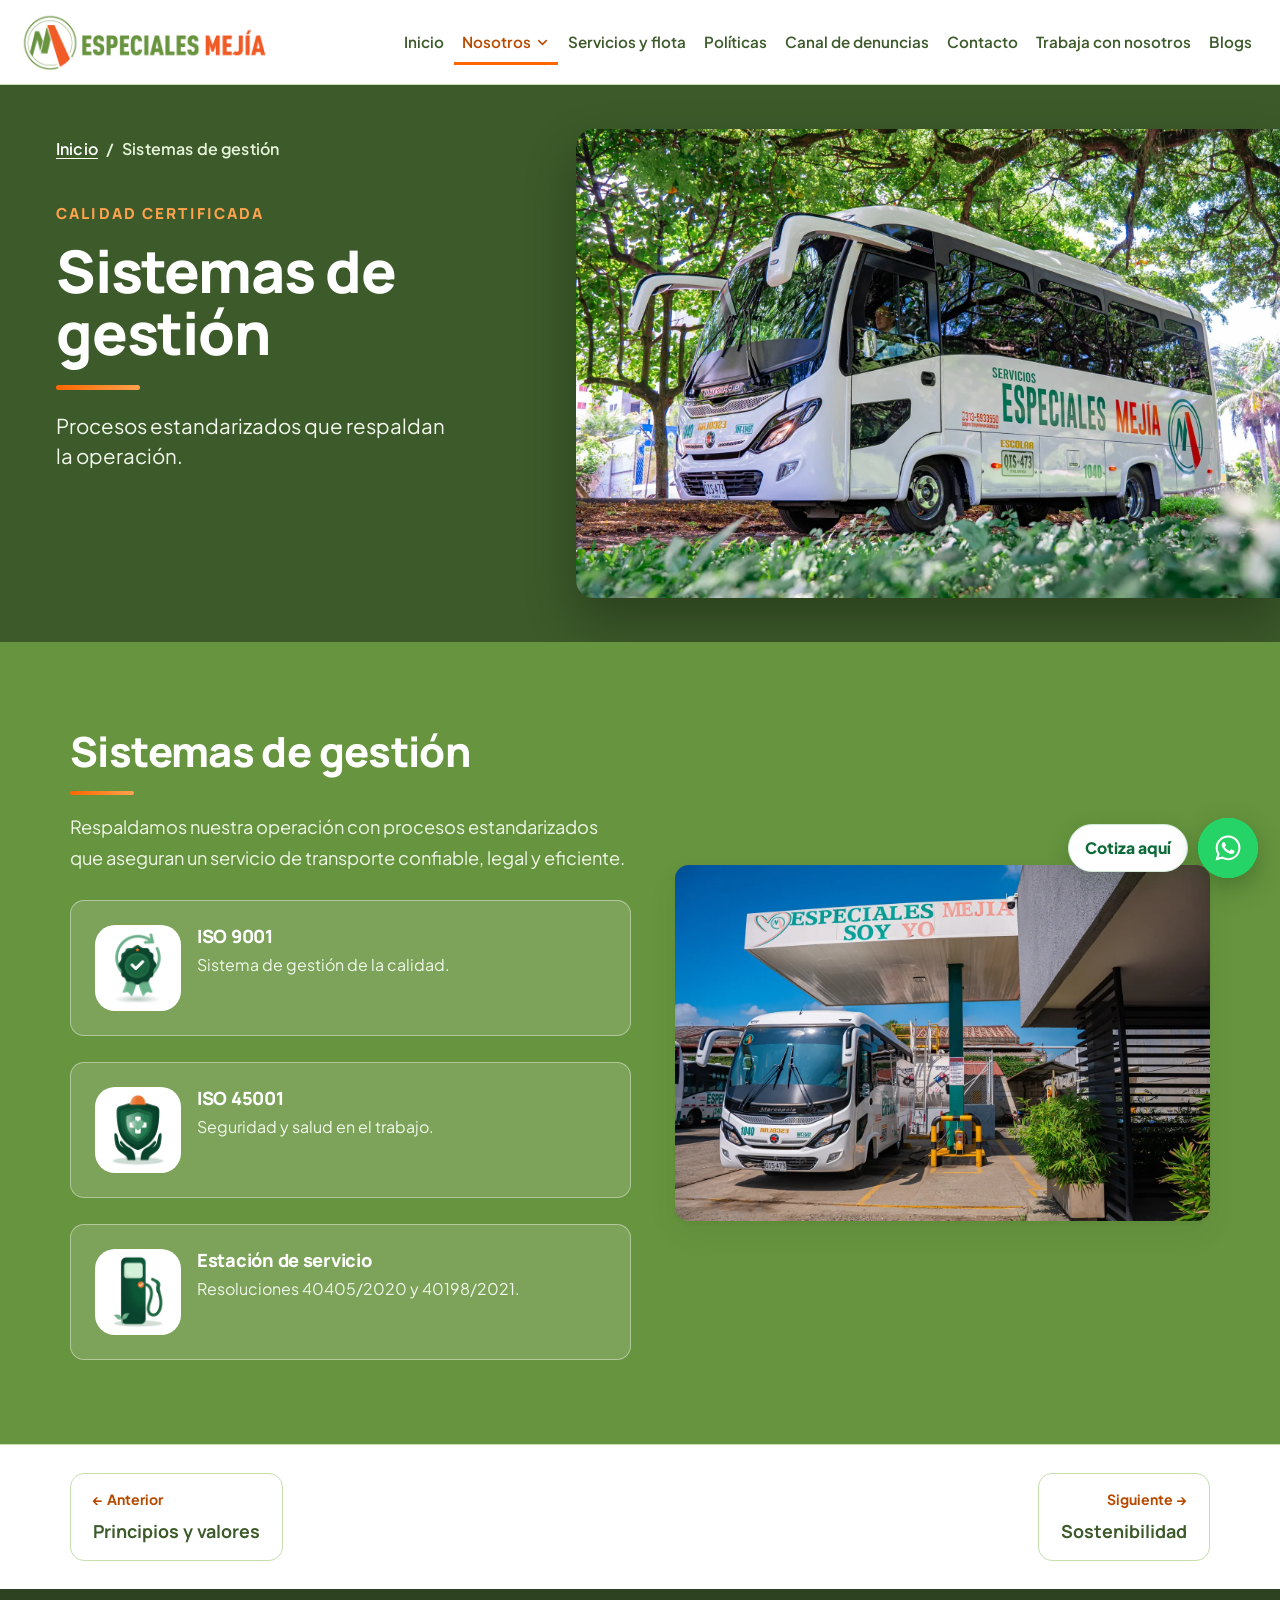
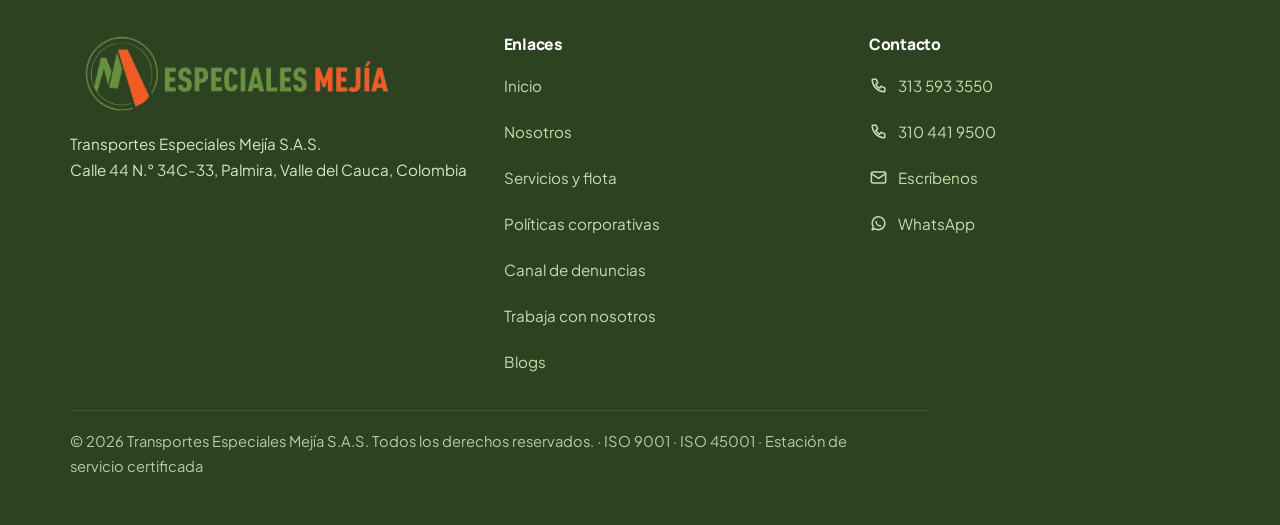
<file: sistemas-de-gestion.html>
<!DOCTYPE html>
<html lang="es">
<head>
<meta charset="UTF-8">
<meta name="viewport" content="width=device-width, initial-scale=1">
<title>Sistemas de gestión | Transportes Especiales Mejía S.A.S.</title>
<meta name="description" content="Procesos estandarizados que respaldan la operación. Transportes Especiales Mejía S.A.S., Palmira, Valle del Cauca.">
<link rel="canonical" href="https://www.transportesespecialesmejia.com/sistemas-de-gestion.html">
<meta property="og:type" content="website">
<meta property="og:site_name" content="Transportes Especiales Mejía S.A.S.">
<meta property="og:locale" content="es_CO">
<meta property="og:title" content="Sistemas de gestión | Transportes Especiales Mejía S.A.S.">
<meta property="og:description" content="Procesos estandarizados que respaldan la operación. Transportes Especiales Mejía S.A.S., Palmira, Valle del Cauca.">
<meta property="og:url" content="https://www.transportesespecialesmejia.com/sistemas-de-gestion.html">
<meta property="og:image" content="https://www.transportesespecialesmejia.com/assets/og/28.jpg">
<meta property="og:image:width" content="1200">
<meta property="og:image:height" content="800">
<meta property="og:image:alt" content="Vehículo 1040 bajo los árboles">
<meta name="twitter:card" content="summary_large_image">
<link rel="icon" href="assets/img/isotipo.png">
<link rel="preconnect" href="https://fonts.googleapis.com">
<link rel="preconnect" href="https://fonts.gstatic.com" crossorigin>
<link href="https://fonts.googleapis.com/css2?family=Manrope:wght@500;600;700;800&family=Plus+Jakarta+Sans:wght@400;500;600;700;800&display=swap" rel="stylesheet">
<link rel="stylesheet" href="assets/css/styles.css">
</head>
<body>
<div class="progreso" id="progreso" aria-hidden="true"></div>
<a class="saltar" href="#contenido">Saltar al contenido</a>
<!-- ========== MÓDULO 01 · CABECERA ========== -->
<header class="cabecera">
  <div class="contenedor cabecera__fila">
    <a class="cabecera__logo" href="index.html"><img src="assets/img/logo-alta.png" alt="Transportes Especiales Mejía S.A.S." width="580" height="130"></a>
    <!-- Obs.3 #24: menú desplegable en escritorio (≥1280 px). En móvil se conserva la lista simple, adaptada. -->
    <nav class="nav" aria-label="Principal">
      <a class="nav__enlace" href="index.html">Inicio</a>
      <div class="nav__grupo">
        <a class="nav__enlace es-actual" href="nosotros.html" aria-haspopup="true">Nosotros<svg class="nav__chev" viewBox="0 0 24 24" aria-hidden="true"><path d="M6 9l6 6 6-6"/></svg></a>
        <ul class="nav__panel">
          <li><a href="nosotros.html">Nosotros</a></li>
          <li><a href="principios-valores.html">Principios y valores</a></li>
          <li><a href="sistemas-de-gestion.html" aria-current="page">Sistemas de gestión</a></li>
          <li><a href="sostenibilidad.html">Sostenibilidad</a></li>
        </ul>
      </div>
      <a class="nav__enlace" href="servicios.html">Servicios y flota</a>
      <a class="nav__enlace" href="politicas.html">Políticas</a>
      <a class="nav__enlace" href="canal-de-denuncias.html">Canal de denuncias</a>
      <a class="nav__enlace" href="contacto.html">Contacto</a>
      <a class="nav__enlace" href="trabaja-con-nosotros.html">Trabaja con nosotros</a>
      <a class="nav__enlace" href="blogs.html">Blogs</a>
    </nav>
    <a class="boton boton--primario boton--ico" href="contacto.html"><svg viewBox="0 0 24 24" aria-hidden="true"><rect x="3.5" y="5" width="17" height="15" rx="2.5"/><path d="M3.5 10h17M8 3v4M16 3v4"/></svg>Solicitar servicio</a>
    <button class="menu-btn" id="menuBtn" aria-expanded="false" aria-controls="navMovil" aria-label="Abrir menú">
      <span></span><span></span><span></span>
    </button>
  </div>
  <nav class="nav-movil" id="navMovil" aria-label="Principal móvil">
    <a href="index.html">Inicio</a>
    <a href="nosotros.html">Nosotros</a>
    <a class="sub" href="principios-valores.html">Principios y valores</a>
    <a class="sub" href="sistemas-de-gestion.html" aria-current="page">Sistemas de gestión</a>
    <a class="sub" href="sostenibilidad.html">Sostenibilidad</a>
    <a href="servicios.html">Servicios y flota</a>
    <a href="politicas.html">Políticas</a>
    <a href="canal-de-denuncias.html">Canal de denuncias</a>
    <a href="contacto.html">Contacto</a>
    <a href="trabaja-con-nosotros.html">Trabaja con nosotros</a>
    <a href="blogs.html">Blogs</a>
  </nav>
</header>


<main id="contenido">
<section class="banner cabeza" id="inicio">
  <div class="cabeza__texto">
    <nav class="migas" aria-label="Ruta de navegación"><a href="index.html">Inicio</a><span aria-hidden="true">/</span><span aria-current="page">Sistemas de gestión</span></nav>
    <div class="cabeza__bloque">
      <span class="banner__eyebrow">Calidad certificada</span>
      <h1>Sistemas de gestión</h1>
      <p>Procesos estandarizados que respaldan la operación.</p>
    </div>
  </div>
  <figure class="cabeza__foto"><img src="assets/banners/28.webp" alt="Vehículo 1040 bajo los árboles" width="1920" height="1280" fetchpriority="high"></figure>
</section>
<!-- ========== MÓDULO 10 · SISTEMAS DE GESTIÓN ========== -->
<section class="seccion seccion--verde" id="gestion">
  <div class="contenedor dividido dividido--invertido">
    <div class="marco marco--completa"><img src="assets/fotos/36.webp" alt="Bus de la empresa en su estación de servicio" width="1400" height="934" loading="lazy"></div>
    <div>
      <h2 class="titulo">Sistemas de gestión</h2>
      <p class="entradilla">Respaldamos nuestra operación con procesos estandarizados que aseguran un servicio de transporte confiable, legal y eficiente.</p>
      <div class="rejilla" style="margin-top:26px">
        <div class="cert"><img class="cert__img" src="assets/img/gestion/iso-9001.jpg" alt="" width="320" height="320" loading="lazy"><div><h3>ISO 9001</h3><p>Sistema de gestión de la calidad.</p></div></div>
        <div class="cert"><img class="cert__img" src="assets/img/gestion/iso-45001.jpg" alt="" width="320" height="320" loading="lazy"><div><h3>ISO 45001</h3><p>Seguridad y salud en el trabajo.</p></div></div>
        <div class="cert"><img class="cert__img" src="assets/img/gestion/estacion-servicio.jpg" alt="" width="320" height="320" loading="lazy"><div><h3>Estación de servicio</h3><p>Resoluciones 40405/2020 y 40198/2021.</p></div></div>
      </div>
    </div>
  </div>
</section>


<nav class="pager" aria-label="Navegación entre páginas"><div class="contenedor pager__fila"><a class="pager__a pager__a--ant" href="principios-valores.html" rel="prev"><span>← Anterior</span><b>Principios y valores</b></a><a class="pager__a pager__a--sig" href="sostenibilidad.html" rel="next"><span>Siguiente →</span><b>Sostenibilidad</b></a></div></nav>
</main>
<!-- ========== MÓDULO 18 · PIE ========== -->
<footer class="pie">
  <div class="contenedor">
    <div class="pie__fila">
      <div>
        <img src="assets/img/logo.png" alt="Transportes Especiales Mejía S.A.S.">
        <p style="margin:18px 0 0">Transportes Especiales Mejía S.A.S.</p>
        <p style="margin:0">Calle 44 N.° 34C-33, Palmira, Valle del Cauca, Colombia</p>
      </div>
      <div>
        <h4>Enlaces</h4>
        <ul>
          <li><a href="index.html">Inicio</a></li>
          <li><a href="nosotros.html">Nosotros</a></li>
          <li><a href="servicios.html">Servicios y flota</a></li>
          <li><a href="politicas.html">Políticas corporativas</a></li>
          <li><a href="canal-de-denuncias.html">Canal de denuncias</a></li>
          <li><a href="trabaja-con-nosotros.html">Trabaja con nosotros</a></li>
          <li><a href="blogs.html">Blogs</a></li>
        </ul>
      </div>
      <div>
        <h4>Contacto</h4>
        <ul>
          <li><a href="tel:+573135933550"><svg class="ico" viewBox="0 0 24 24" aria-hidden="true"><path d="M5 4h4l2 5-2.5 1.5a12 12 0 005 5L15 13l5 2v4a1 1 0 01-1.1 1A16 16 0 014 5.1 1 1 0 015 4z"/></svg>313 593 3550</a></li>
          <li><a href="tel:+573104419500"><svg class="ico" viewBox="0 0 24 24" aria-hidden="true"><path d="M5 4h4l2 5-2.5 1.5a12 12 0 005 5L15 13l5 2v4a1 1 0 01-1.1 1A16 16 0 014 5.1 1 1 0 015 4z"/></svg>310 441 9500</a></li>
          <li><a href="mailto:pasajeros@transportesespecialesmejia.com"><svg class="ico" viewBox="0 0 24 24" aria-hidden="true"><rect x="3" y="5" width="18" height="14" rx="2"/><path d="M3 7l9 6 9-6"/></svg>Escríbenos</a></li>
          <li><a href="https://wa.me/573135933550" target="_blank" rel="noopener"><svg class="ico" viewBox="0 0 24 24" aria-hidden="true"><path d="M20 11.7a8 8 0 01-11.9 7L4 20l1.4-4a8 8 0 1114.6-4.3z"/><path d="M9 9.5c0 3 2.5 5.5 5.5 5.5"/></svg>WhatsApp</a></li>
        </ul>
      </div>
    </div>
    <div class="pie__legal">© <span id="anio">2026</span> Transportes Especiales Mejía S.A.S. Todos los derechos reservados. · ISO 9001 · ISO 45001 · Estación de servicio certificada</div>
  </div>
</footer>

<!-- Obs.3 #19: botón de WhatsApp con aura («aquí estoy») y texto «Cotiza aquí» -->
<a class="wa-flotante" href="https://wa.me/573135933550" target="_blank" rel="noopener" aria-label="Cotiza aquí por WhatsApp">
  <span class="wa-flotante__texto">Cotiza aquí</span>
  <span class="wa-flotante__disco"><svg viewBox="0 0 24 24" aria-hidden="true"><path d="M12.04 2C6.58 2 2.13 6.45 2.13 11.91c0 1.7.44 3.36 1.28 4.82L2 22l5.4-1.42a9.88 9.88 0 004.64 1.18h.01c5.46 0 9.91-4.45 9.91-9.91 0-2.64-1.03-5.13-2.9-7-1.87-1.87-4.35-2.85-6.02-2.85zm0 18.13h-.01a8.2 8.2 0 01-4.18-1.15l-.3-.18-3.11.82.83-3.03-.2-.31a8.2 8.2 0 01-1.26-4.37c0-4.54 3.7-8.24 8.25-8.24 2.2 0 4.27.86 5.83 2.42a8.18 8.18 0 012.41 5.83c0 4.55-3.7 8.21-8.26 8.21zm4.52-6.16c-.25-.12-1.47-.72-1.7-.81-.23-.08-.39-.12-.56.13-.17.25-.64.81-.78.97-.14.17-.29.19-.53.06-.25-.12-1.05-.39-2-1.23-.74-.66-1.24-1.48-1.39-1.72-.14-.25-.02-.38.11-.5.11-.11.25-.29.37-.43.12-.14.16-.25.25-.41.08-.17.04-.31-.02-.44-.06-.12-.56-1.36-.77-1.86-.2-.49-.41-.42-.56-.43h-.48c-.17 0-.44.06-.67.31-.23.25-.87.85-.87 2.08s.9 2.42 1.02 2.58c.12.17 1.77 2.7 4.29 3.79.6.26 1.07.41 1.44.53.6.19 1.15.16 1.59.1.48-.07 1.47-.6 1.68-1.18.21-.58.21-1.08.15-1.18-.06-.1-.23-.16-.48-.28z"/></svg></span>
</a>
<button class="arriba" id="btnArriba" type="button" aria-label="Volver arriba">
  <svg viewBox="0 0 24 24"><path d="M12 19V5"/><path d="M6 11l6-6 6 6"/></svg>
</button>


<script src="assets/js/main.js" defer></script>
</body>
</html>
</file>
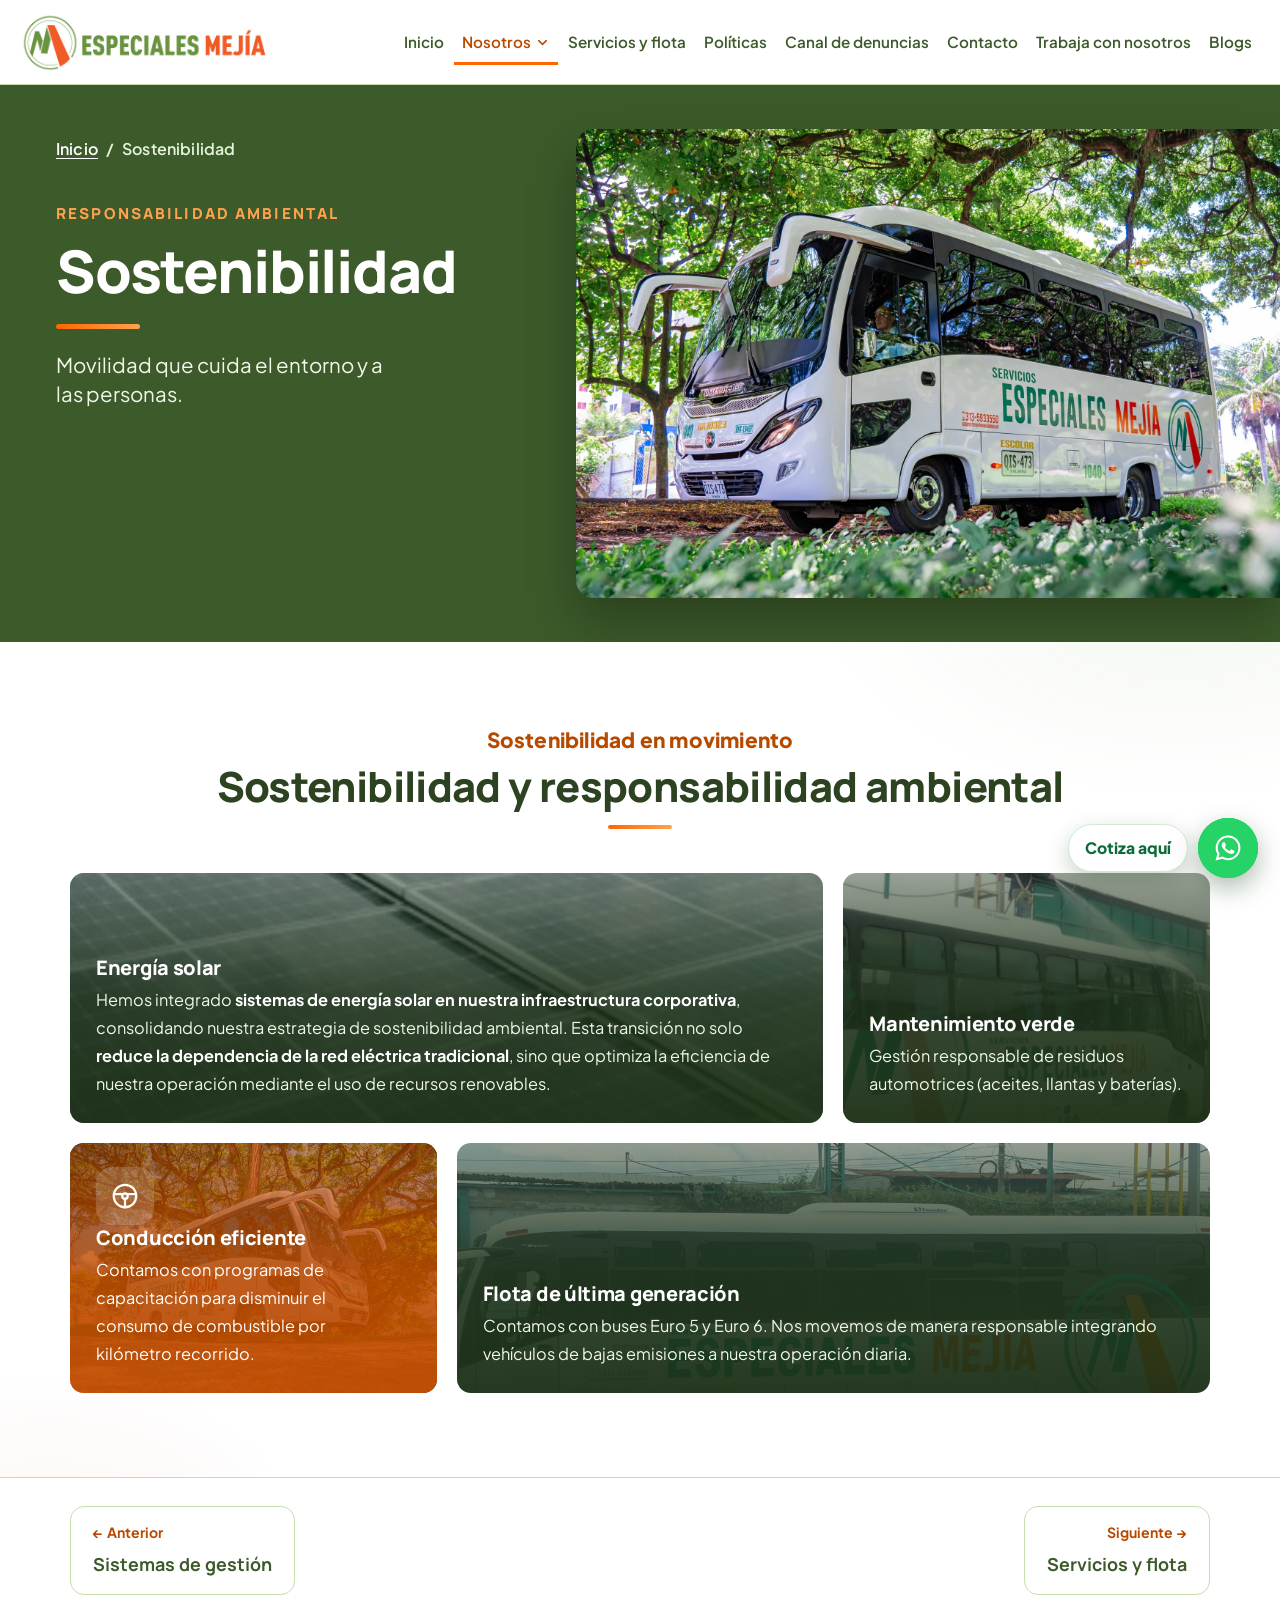
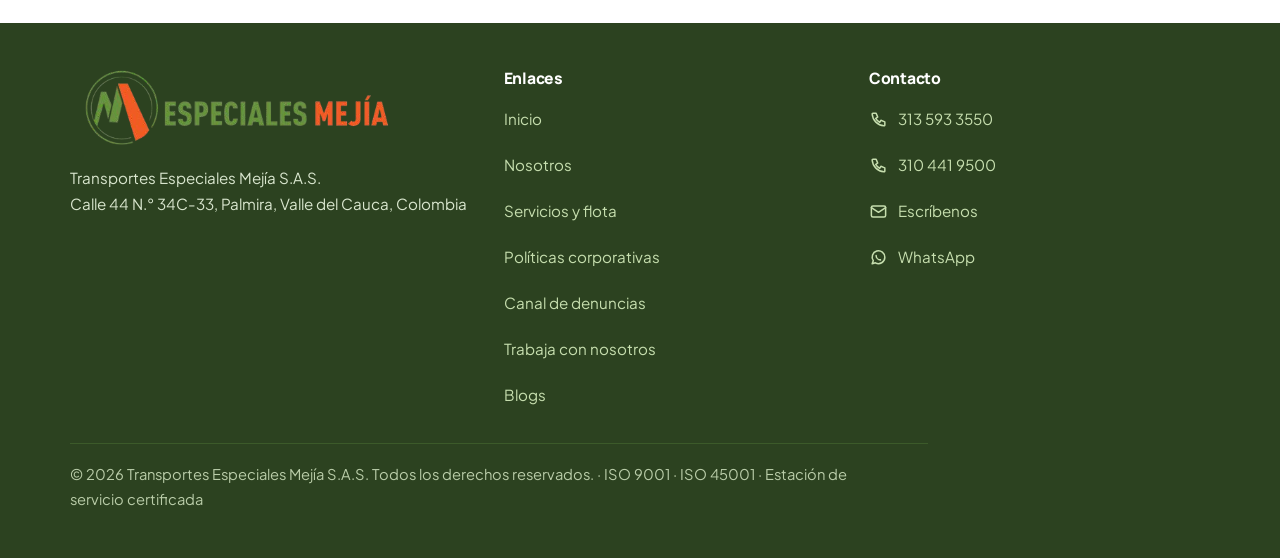
<file: sostenibilidad.html>
<!DOCTYPE html>
<html lang="es">
<head>
<meta charset="UTF-8">
<meta name="viewport" content="width=device-width, initial-scale=1">
<title>Sostenibilidad | Transportes Especiales Mejía S.A.S.</title>
<meta name="description" content="Movilidad que cuida el entorno y a las personas. Transportes Especiales Mejía S.A.S., Palmira, Valle del Cauca.">
<link rel="canonical" href="https://www.transportesespecialesmejia.com/sostenibilidad.html">
<meta property="og:type" content="website">
<meta property="og:site_name" content="Transportes Especiales Mejía S.A.S.">
<meta property="og:locale" content="es_CO">
<meta property="og:title" content="Sostenibilidad | Transportes Especiales Mejía S.A.S.">
<meta property="og:description" content="Movilidad que cuida el entorno y a las personas. Transportes Especiales Mejía S.A.S., Palmira, Valle del Cauca.">
<meta property="og:url" content="https://www.transportesespecialesmejia.com/sostenibilidad.html">
<meta property="og:image" content="https://www.transportesespecialesmejia.com/assets/og/28.jpg">
<meta property="og:image:width" content="1200">
<meta property="og:image:height" content="800">
<meta property="og:image:alt" content="Vehículo 1040 bajo los árboles">
<meta name="twitter:card" content="summary_large_image">
<link rel="icon" href="assets/img/isotipo.png">
<link rel="preconnect" href="https://fonts.googleapis.com">
<link rel="preconnect" href="https://fonts.gstatic.com" crossorigin>
<link href="https://fonts.googleapis.com/css2?family=Manrope:wght@500;600;700;800&family=Plus+Jakarta+Sans:wght@400;500;600;700;800&display=swap" rel="stylesheet">
<link rel="stylesheet" href="assets/css/styles.css">
</head>
<body>
<div class="progreso" id="progreso" aria-hidden="true"></div>
<a class="saltar" href="#contenido">Saltar al contenido</a>
<!-- ========== MÓDULO 01 · CABECERA ========== -->
<header class="cabecera">
  <div class="contenedor cabecera__fila">
    <a class="cabecera__logo" href="index.html"><img src="assets/img/logo-alta.png" alt="Transportes Especiales Mejía S.A.S." width="580" height="130"></a>
    <!-- Obs.3 #24: menú desplegable en escritorio (≥1280 px). En móvil se conserva la lista simple, adaptada. -->
    <nav class="nav" aria-label="Principal">
      <a class="nav__enlace" href="index.html">Inicio</a>
      <div class="nav__grupo">
        <a class="nav__enlace es-actual" href="nosotros.html" aria-haspopup="true">Nosotros<svg class="nav__chev" viewBox="0 0 24 24" aria-hidden="true"><path d="M6 9l6 6 6-6"/></svg></a>
        <ul class="nav__panel">
          <li><a href="nosotros.html">Nosotros</a></li>
          <li><a href="principios-valores.html">Principios y valores</a></li>
          <li><a href="sistemas-de-gestion.html">Sistemas de gestión</a></li>
          <li><a href="sostenibilidad.html" aria-current="page">Sostenibilidad</a></li>
        </ul>
      </div>
      <a class="nav__enlace" href="servicios.html">Servicios y flota</a>
      <a class="nav__enlace" href="politicas.html">Políticas</a>
      <a class="nav__enlace" href="canal-de-denuncias.html">Canal de denuncias</a>
      <a class="nav__enlace" href="contacto.html">Contacto</a>
      <a class="nav__enlace" href="trabaja-con-nosotros.html">Trabaja con nosotros</a>
      <a class="nav__enlace" href="blogs.html">Blogs</a>
    </nav>
    <a class="boton boton--primario boton--ico" href="contacto.html"><svg viewBox="0 0 24 24" aria-hidden="true"><rect x="3.5" y="5" width="17" height="15" rx="2.5"/><path d="M3.5 10h17M8 3v4M16 3v4"/></svg>Solicitar servicio</a>
    <button class="menu-btn" id="menuBtn" aria-expanded="false" aria-controls="navMovil" aria-label="Abrir menú">
      <span></span><span></span><span></span>
    </button>
  </div>
  <nav class="nav-movil" id="navMovil" aria-label="Principal móvil">
    <a href="index.html">Inicio</a>
    <a href="nosotros.html">Nosotros</a>
    <a class="sub" href="principios-valores.html">Principios y valores</a>
    <a class="sub" href="sistemas-de-gestion.html">Sistemas de gestión</a>
    <a class="sub" href="sostenibilidad.html" aria-current="page">Sostenibilidad</a>
    <a href="servicios.html">Servicios y flota</a>
    <a href="politicas.html">Políticas</a>
    <a href="canal-de-denuncias.html">Canal de denuncias</a>
    <a href="contacto.html">Contacto</a>
    <a href="trabaja-con-nosotros.html">Trabaja con nosotros</a>
    <a href="blogs.html">Blogs</a>
  </nav>
</header>


<main id="contenido">
<section class="banner cabeza" id="inicio">
  <div class="cabeza__texto">
    <nav class="migas" aria-label="Ruta de navegación"><a href="index.html">Inicio</a><span aria-hidden="true">/</span><span aria-current="page">Sostenibilidad</span></nav>
    <div class="cabeza__bloque">
      <span class="banner__eyebrow">Responsabilidad ambiental</span>
      <h1>Sostenibilidad</h1>
      <p>Movilidad que cuida el entorno y a las personas.</p>
    </div>
  </div>
  <figure class="cabeza__foto"><img src="assets/banners/28.webp" alt="Vehículo 1040 bajo los árboles" width="1920" height="1280" fetchpriority="high"></figure>
</section>
<!-- ========== MÓDULO 11 · SOSTENIBILIDAD (Obs.3 #6, #7, #18) ========== -->
<section class="seccion seccion--claro" id="sostenibilidad">
  <div class="contenedor">
    <div class="centrado" style="margin-bottom:44px">
      <span class="etiqueta">Sostenibilidad en movimiento</span>
      <h2 class="titulo">Sostenibilidad y responsabilidad ambiental</h2>
    </div>
    <div class="mosaico">
      <figure class="mosaico__destacado">
        <img src="assets/img/solar.jpg" alt="Paneles solares en la sede" loading="lazy">
        <figcaption><h3>Energía solar</h3><p>Hemos integrado <strong>sistemas de energía solar en nuestra infraestructura corporativa</strong>, consolidando nuestra estrategia de sostenibilidad ambiental. Esta transición no solo <strong>reduce la dependencia de la red eléctrica tradicional</strong>, sino que optimiza la eficiencia de nuestra operación mediante el uso de recursos renovables.</p></figcaption>
      </figure>
      <figure>
        <img src="assets/img/mantenimiento.jpg" alt="Mantenimiento de un bus de la flota en la sede" loading="lazy">
        <figcaption><h3>Mantenimiento verde</h3><p>Gestión responsable de residuos automotrices (aceites, llantas y baterías).</p></figcaption>
      </figure>
      <figure class="mosaico__solido mosaico__solido--fondo">
        <img src="assets/fotos/26.webp" alt="Vehículo 1040 fotografiado desde un ángulo bajo" loading="lazy">
        <div class="mosaico__ico" aria-hidden="true"><svg viewBox="0 0 24 24"><circle cx="12" cy="12" r="9"/><circle cx="12" cy="12" r="2.2"/><path d="M3.3 10.5h6.5M14.2 10.5h6.5M12 14.2V21"/></svg></div>
        <figcaption><h3>Conducción eficiente</h3><p>Contamos con programas de capacitación para disminuir el consumo de combustible por kilómetro recorrido.</p></figcaption>
      </figure>
      <figure class="mosaico__destacado">
        <img src="assets/img/bus-1000.jpg" alt="Bus de la flota de última generación" loading="lazy">
        <figcaption><h3>Flota de última generación</h3><p>Contamos con buses Euro 5 y Euro 6. Nos movemos de manera responsable integrando vehículos de bajas emisiones a nuestra operación diaria.</p></figcaption>
      </figure>
    </div>
  </div>
</section>


<nav class="pager" aria-label="Navegación entre páginas"><div class="contenedor pager__fila"><a class="pager__a pager__a--ant" href="sistemas-de-gestion.html" rel="prev"><span>← Anterior</span><b>Sistemas de gestión</b></a><a class="pager__a pager__a--sig" href="servicios.html" rel="next"><span>Siguiente →</span><b>Servicios y flota</b></a></div></nav>
</main>
<!-- ========== MÓDULO 18 · PIE ========== -->
<footer class="pie">
  <div class="contenedor">
    <div class="pie__fila">
      <div>
        <img src="assets/img/logo.png" alt="Transportes Especiales Mejía S.A.S.">
        <p style="margin:18px 0 0">Transportes Especiales Mejía S.A.S.</p>
        <p style="margin:0">Calle 44 N.° 34C-33, Palmira, Valle del Cauca, Colombia</p>
      </div>
      <div>
        <h4>Enlaces</h4>
        <ul>
          <li><a href="index.html">Inicio</a></li>
          <li><a href="nosotros.html">Nosotros</a></li>
          <li><a href="servicios.html">Servicios y flota</a></li>
          <li><a href="politicas.html">Políticas corporativas</a></li>
          <li><a href="canal-de-denuncias.html">Canal de denuncias</a></li>
          <li><a href="trabaja-con-nosotros.html">Trabaja con nosotros</a></li>
          <li><a href="blogs.html">Blogs</a></li>
        </ul>
      </div>
      <div>
        <h4>Contacto</h4>
        <ul>
          <li><a href="tel:+573135933550"><svg class="ico" viewBox="0 0 24 24" aria-hidden="true"><path d="M5 4h4l2 5-2.5 1.5a12 12 0 005 5L15 13l5 2v4a1 1 0 01-1.1 1A16 16 0 014 5.1 1 1 0 015 4z"/></svg>313 593 3550</a></li>
          <li><a href="tel:+573104419500"><svg class="ico" viewBox="0 0 24 24" aria-hidden="true"><path d="M5 4h4l2 5-2.5 1.5a12 12 0 005 5L15 13l5 2v4a1 1 0 01-1.1 1A16 16 0 014 5.1 1 1 0 015 4z"/></svg>310 441 9500</a></li>
          <li><a href="mailto:pasajeros@transportesespecialesmejia.com"><svg class="ico" viewBox="0 0 24 24" aria-hidden="true"><rect x="3" y="5" width="18" height="14" rx="2"/><path d="M3 7l9 6 9-6"/></svg>Escríbenos</a></li>
          <li><a href="https://wa.me/573135933550" target="_blank" rel="noopener"><svg class="ico" viewBox="0 0 24 24" aria-hidden="true"><path d="M20 11.7a8 8 0 01-11.9 7L4 20l1.4-4a8 8 0 1114.6-4.3z"/><path d="M9 9.5c0 3 2.5 5.5 5.5 5.5"/></svg>WhatsApp</a></li>
        </ul>
      </div>
    </div>
    <div class="pie__legal">© <span id="anio">2026</span> Transportes Especiales Mejía S.A.S. Todos los derechos reservados. · ISO 9001 · ISO 45001 · Estación de servicio certificada</div>
  </div>
</footer>

<!-- Obs.3 #19: botón de WhatsApp con aura («aquí estoy») y texto «Cotiza aquí» -->
<a class="wa-flotante" href="https://wa.me/573135933550" target="_blank" rel="noopener" aria-label="Cotiza aquí por WhatsApp">
  <span class="wa-flotante__texto">Cotiza aquí</span>
  <span class="wa-flotante__disco"><svg viewBox="0 0 24 24" aria-hidden="true"><path d="M12.04 2C6.58 2 2.13 6.45 2.13 11.91c0 1.7.44 3.36 1.28 4.82L2 22l5.4-1.42a9.88 9.88 0 004.64 1.18h.01c5.46 0 9.91-4.45 9.91-9.91 0-2.64-1.03-5.13-2.9-7-1.87-1.87-4.35-2.85-6.02-2.85zm0 18.13h-.01a8.2 8.2 0 01-4.18-1.15l-.3-.18-3.11.82.83-3.03-.2-.31a8.2 8.2 0 01-1.26-4.37c0-4.54 3.7-8.24 8.25-8.24 2.2 0 4.27.86 5.83 2.42a8.18 8.18 0 012.41 5.83c0 4.55-3.7 8.21-8.26 8.21zm4.52-6.16c-.25-.12-1.47-.72-1.7-.81-.23-.08-.39-.12-.56.13-.17.25-.64.81-.78.97-.14.17-.29.19-.53.06-.25-.12-1.05-.39-2-1.23-.74-.66-1.24-1.48-1.39-1.72-.14-.25-.02-.38.11-.5.11-.11.25-.29.37-.43.12-.14.16-.25.25-.41.08-.17.04-.31-.02-.44-.06-.12-.56-1.36-.77-1.86-.2-.49-.41-.42-.56-.43h-.48c-.17 0-.44.06-.67.31-.23.25-.87.85-.87 2.08s.9 2.42 1.02 2.58c.12.17 1.77 2.7 4.29 3.79.6.26 1.07.41 1.44.53.6.19 1.15.16 1.59.1.48-.07 1.47-.6 1.68-1.18.21-.58.21-1.08.15-1.18-.06-.1-.23-.16-.48-.28z"/></svg></span>
</a>
<button class="arriba" id="btnArriba" type="button" aria-label="Volver arriba">
  <svg viewBox="0 0 24 24"><path d="M12 19V5"/><path d="M6 11l6-6 6 6"/></svg>
</button>


<script src="assets/js/main.js" defer></script>
</body>
</html>
</file>
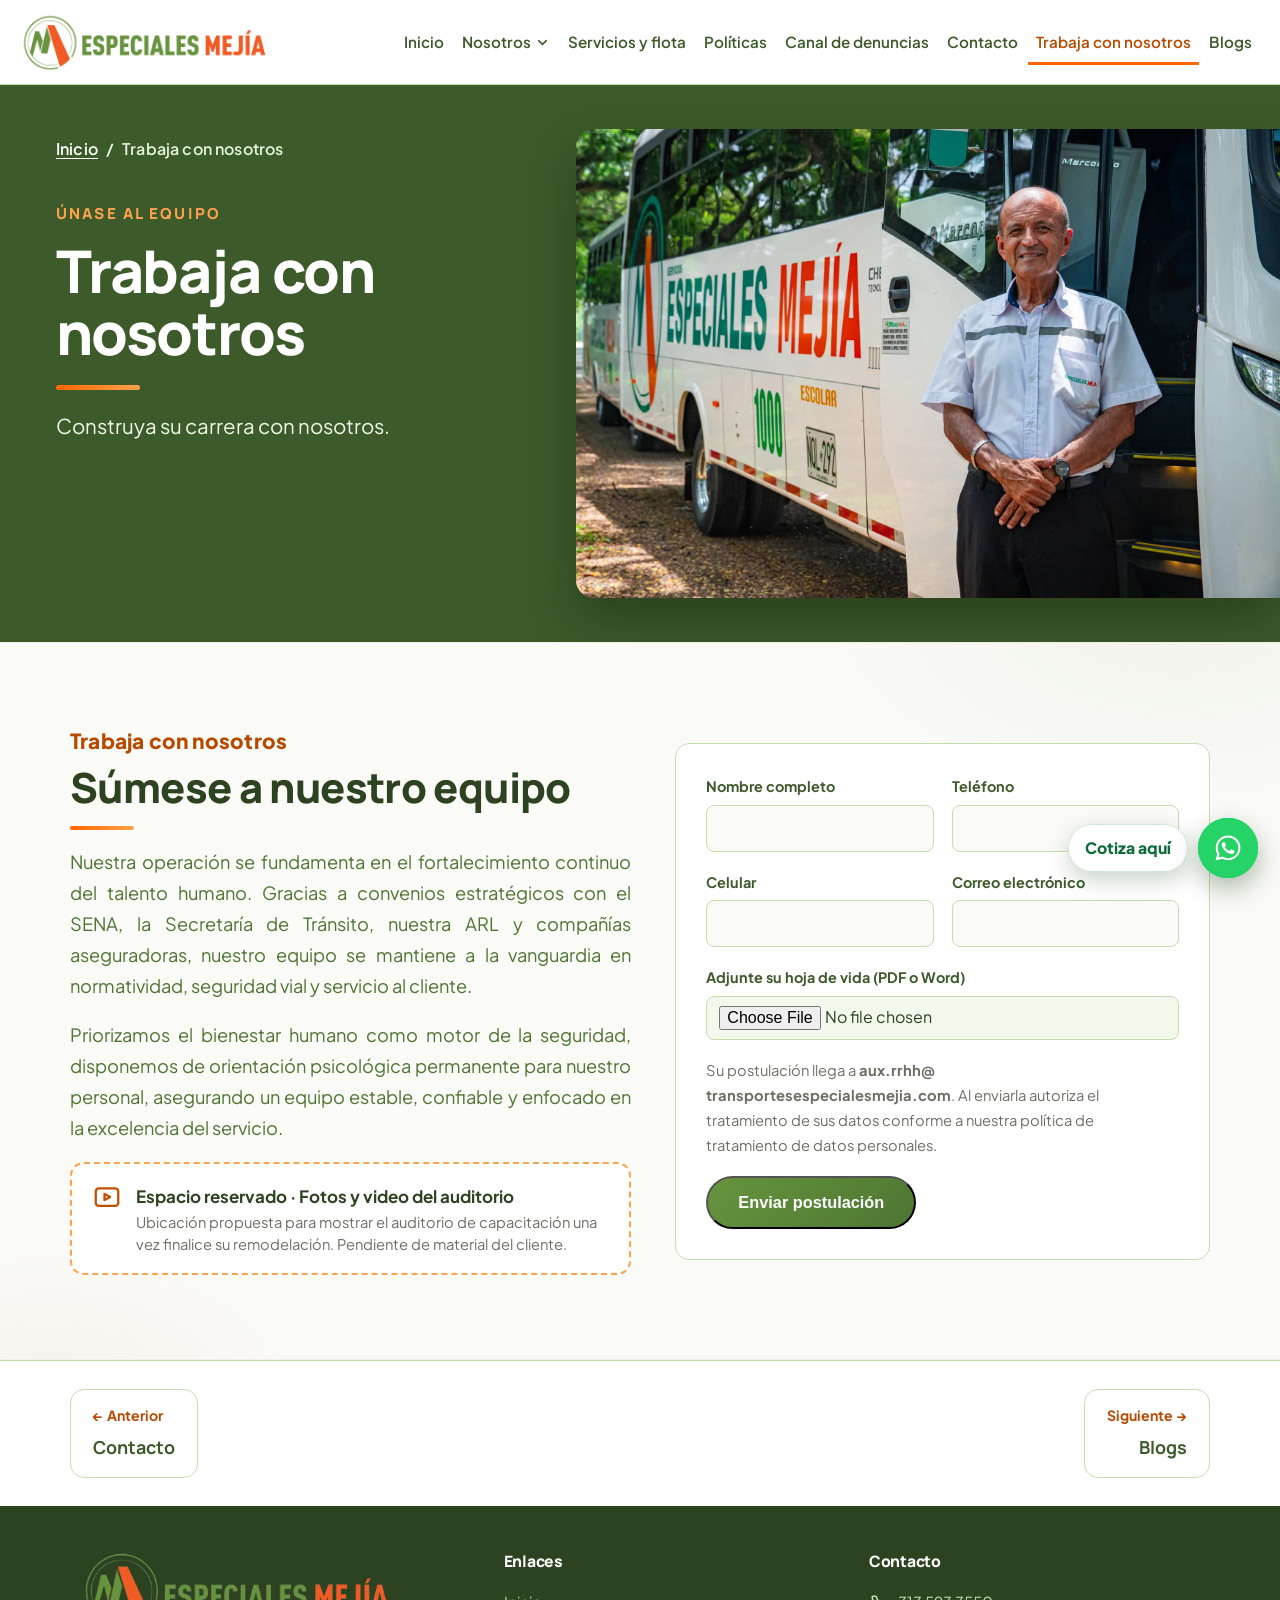
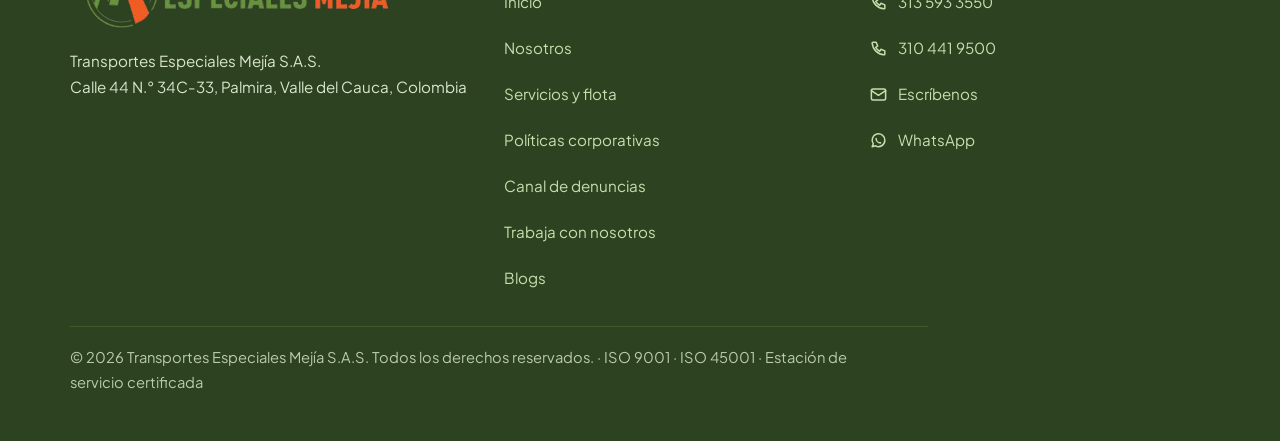
<file: trabaja-con-nosotros.html>
<!DOCTYPE html>
<html lang="es">
<head>
<meta charset="UTF-8">
<meta name="viewport" content="width=device-width, initial-scale=1">
<title>Trabaja con nosotros | Transportes Especiales Mejía S.A.S.</title>
<meta name="description" content="Construya su carrera con nosotros. Transportes Especiales Mejía S.A.S., Palmira, Valle del Cauca.">
<link rel="canonical" href="https://www.transportesespecialesmejia.com/trabaja-con-nosotros.html">
<meta property="og:type" content="website">
<meta property="og:site_name" content="Transportes Especiales Mejía S.A.S.">
<meta property="og:locale" content="es_CO">
<meta property="og:title" content="Trabaja con nosotros | Transportes Especiales Mejía S.A.S.">
<meta property="og:description" content="Construya su carrera con nosotros. Transportes Especiales Mejía S.A.S., Palmira, Valle del Cauca.">
<meta property="og:url" content="https://www.transportesespecialesmejia.com/trabaja-con-nosotros.html">
<meta property="og:image" content="https://www.transportesespecialesmejia.com/assets/og/03.jpg">
<meta property="og:image:width" content="1200">
<meta property="og:image:height" content="800">
<meta property="og:image:alt" content="Conductor sonriente junto a la puerta del bus">
<meta name="twitter:card" content="summary_large_image">
<link rel="icon" href="assets/img/isotipo.png">
<link rel="preconnect" href="https://fonts.googleapis.com">
<link rel="preconnect" href="https://fonts.gstatic.com" crossorigin>
<link href="https://fonts.googleapis.com/css2?family=Manrope:wght@500;600;700;800&family=Plus+Jakarta+Sans:wght@400;500;600;700;800&display=swap" rel="stylesheet">
<link rel="stylesheet" href="assets/css/styles.css">
</head>
<body>
<div class="progreso" id="progreso" aria-hidden="true"></div>
<a class="saltar" href="#contenido">Saltar al contenido</a>
<!-- ========== MÓDULO 01 · CABECERA ========== -->
<header class="cabecera">
  <div class="contenedor cabecera__fila">
    <a class="cabecera__logo" href="index.html"><img src="assets/img/logo-alta.png" alt="Transportes Especiales Mejía S.A.S." width="580" height="130"></a>
    <!-- Obs.3 #24: menú desplegable en escritorio (≥1280 px). En móvil se conserva la lista simple, adaptada. -->
    <nav class="nav" aria-label="Principal">
      <a class="nav__enlace" href="index.html">Inicio</a>
      <div class="nav__grupo">
        <a class="nav__enlace" href="nosotros.html" aria-haspopup="true">Nosotros<svg class="nav__chev" viewBox="0 0 24 24" aria-hidden="true"><path d="M6 9l6 6 6-6"/></svg></a>
        <ul class="nav__panel">
          <li><a href="nosotros.html">Nosotros</a></li>
          <li><a href="principios-valores.html">Principios y valores</a></li>
          <li><a href="sistemas-de-gestion.html">Sistemas de gestión</a></li>
          <li><a href="sostenibilidad.html">Sostenibilidad</a></li>
        </ul>
      </div>
      <a class="nav__enlace" href="servicios.html">Servicios y flota</a>
      <a class="nav__enlace" href="politicas.html">Políticas</a>
      <a class="nav__enlace" href="canal-de-denuncias.html">Canal de denuncias</a>
      <a class="nav__enlace" href="contacto.html">Contacto</a>
      <a class="nav__enlace" href="trabaja-con-nosotros.html" aria-current="page">Trabaja con nosotros</a>
      <a class="nav__enlace" href="blogs.html">Blogs</a>
    </nav>
    <a class="boton boton--primario boton--ico" href="contacto.html"><svg viewBox="0 0 24 24" aria-hidden="true"><rect x="3.5" y="5" width="17" height="15" rx="2.5"/><path d="M3.5 10h17M8 3v4M16 3v4"/></svg>Solicitar servicio</a>
    <button class="menu-btn" id="menuBtn" aria-expanded="false" aria-controls="navMovil" aria-label="Abrir menú">
      <span></span><span></span><span></span>
    </button>
  </div>
  <nav class="nav-movil" id="navMovil" aria-label="Principal móvil">
    <a href="index.html">Inicio</a>
    <a href="nosotros.html">Nosotros</a>
    <a class="sub" href="principios-valores.html">Principios y valores</a>
    <a class="sub" href="sistemas-de-gestion.html">Sistemas de gestión</a>
    <a class="sub" href="sostenibilidad.html">Sostenibilidad</a>
    <a href="servicios.html">Servicios y flota</a>
    <a href="politicas.html">Políticas</a>
    <a href="canal-de-denuncias.html">Canal de denuncias</a>
    <a href="contacto.html">Contacto</a>
    <a href="trabaja-con-nosotros.html" aria-current="page">Trabaja con nosotros</a>
    <a href="blogs.html">Blogs</a>
  </nav>
</header>


<main id="contenido">
<section class="banner cabeza" id="inicio">
  <div class="cabeza__texto">
    <nav class="migas" aria-label="Ruta de navegación"><a href="index.html">Inicio</a><span aria-hidden="true">/</span><span aria-current="page">Trabaja con nosotros</span></nav>
    <div class="cabeza__bloque">
      <span class="banner__eyebrow">Únase al equipo</span>
      <h1>Trabaja con nosotros</h1>
      <p>Construya su carrera con nosotros.</p>
    </div>
  </div>
  <figure class="cabeza__foto"><img src="assets/banners/03.webp" alt="Conductor sonriente junto a la puerta del bus" width="1920" height="1280" fetchpriority="high"></figure>
</section>
<!-- ========== MÓDULO 14 · TRABAJA CON NOSOTROS ========== -->
<section class="seccion seccion--suave" id="trabaja">
  <div class="contenedor dividido">
    <div>
      <span class="etiqueta">Trabaja con nosotros</span>
      <h2 class="titulo">Súmese a nuestro equipo</h2>
      <p class="entradilla justificado">Nuestra operación se fundamenta en el fortalecimiento continuo del talento humano. Gracias a convenios estratégicos con el SENA, la Secretaría de Tránsito, nuestra ARL y compañías aseguradoras, nuestro equipo se mantiene a la vanguardia en normatividad, seguridad vial y servicio al cliente.</p>
      <p class="entradilla justificado">Priorizamos el bienestar humano como motor de la seguridad, disponemos de orientación psicológica permanente para nuestro personal, asegurando un equipo estable, confiable y enfocado en la excelencia del servicio.</p>
      <div class="pendiente" role="note">
        <svg viewBox="0 0 24 24" aria-hidden="true"><rect x="3" y="5" width="18" height="14" rx="2.5"/><path d="M10 9.5v5l4.5-2.5z"/></svg>
        <div><strong>Espacio reservado · Fotos y video del auditorio</strong><span>Ubicación propuesta para mostrar el auditorio de capacitación una vez finalice su remodelación. Pendiente de material del cliente.</span></div>
      </div>
    </div>
    <div class="form-zona">
    <form class="form" id="formHV" novalidate>
      <div class="campo"><label for="hvNombre">Nombre completo</label>
        <input type="text" id="hvNombre" name="nombre" autocomplete="name" required aria-describedby="errNombre">
        <span class="error" id="errNombre" hidden>Escriba su nombre completo.</span></div>
      <div class="campo"><label for="hvTel">Teléfono</label>
        <input type="tel" id="hvTel" name="telefono" autocomplete="tel" inputmode="tel"></div>
      <div class="campo"><label for="hvCel">Celular</label>
        <input type="tel" id="hvCel" name="celular" autocomplete="tel" inputmode="tel" required aria-describedby="errCel">
        <span class="error" id="errCel" hidden>Escriba un celular de 10 dígitos.</span></div>
      <div class="campo"><label for="hvMail">Correo electrónico</label>
        <input type="email" id="hvMail" name="correo" autocomplete="email" inputmode="email" required aria-describedby="errMail">
        <span class="error" id="errMail" hidden>Escriba un correo válido.</span></div>
      <div class="campo ancho"><label for="hvArchivo">Adjunte su hoja de vida (PDF o Word)</label>
        <input type="file" id="hvArchivo" name="hojaDeVida" accept=".pdf,.doc,.docx" required aria-describedby="errArchivo">
        <span class="error" id="errArchivo" hidden>Adjunte su hoja de vida en PDF o Word.</span></div>
      <p class="form__aviso ancho">Su postulación llega a <strong>aux.rrhh@<wbr>transportesespecialesmejia.com</strong>. Al enviarla autoriza el tratamiento de sus datos conforme a nuestra política de tratamiento de datos personales.</p>
      <div class="ancho"><button type="submit" class="boton boton--verde" id="hvBoton">Enviar postulación</button></div>
    </form>

    <div class="exito" id="hvExito" role="status" tabindex="-1" hidden>
      <div class="exito__disco" aria-hidden="true">
        <svg viewBox="0 0 24 24"><circle cx="12" cy="12" r="9.2"/><path d="M8 12.4l2.6 2.6L16 9.6"/></svg>
      </div>
      <h3>Postulación recibida</h3>
      <p>Gracias por su interés en <strong>Transportes Especiales Mejía S.A.S.</strong> Su hoja de vida llegó a nuestro equipo de talento humano y será revisada por el área de recursos humanos.</p>
      <div class="exito__resumen">
        <dl>
          <dt>Número de radicado</dt><dd class="exito__radicado" id="exRad">—</dd>
          <dt>Postulante</dt><dd id="exNombre">—</dd>
          <dt>Celular</dt><dd id="exCel">—</dd>
          <dt>Correo</dt><dd id="exMail">—</dd>
          <dt>Hoja de vida</dt><dd id="exArch">—</dd>
          <dt>Recibida el</dt><dd id="exFecha">—</dd>
        </dl>
      </div>
      <button type="button" class="boton boton--verde" id="hvOtra">Enviar otra postulación</button>
      <span class="maqueta">Vista de demostración: en esta maqueta la postulación no se transmite todavía. El envío real se activa al conectar el canal de recepción.</span>
    </div>
    </div>
  </div>
</section>


<nav class="pager" aria-label="Navegación entre páginas"><div class="contenedor pager__fila"><a class="pager__a pager__a--ant" href="contacto.html" rel="prev"><span>← Anterior</span><b>Contacto</b></a><a class="pager__a pager__a--sig" href="blogs.html" rel="next"><span>Siguiente →</span><b>Blogs</b></a></div></nav>
</main>
<!-- ========== MÓDULO 18 · PIE ========== -->
<footer class="pie">
  <div class="contenedor">
    <div class="pie__fila">
      <div>
        <img src="assets/img/logo.png" alt="Transportes Especiales Mejía S.A.S.">
        <p style="margin:18px 0 0">Transportes Especiales Mejía S.A.S.</p>
        <p style="margin:0">Calle 44 N.° 34C-33, Palmira, Valle del Cauca, Colombia</p>
      </div>
      <div>
        <h4>Enlaces</h4>
        <ul>
          <li><a href="index.html">Inicio</a></li>
          <li><a href="nosotros.html">Nosotros</a></li>
          <li><a href="servicios.html">Servicios y flota</a></li>
          <li><a href="politicas.html">Políticas corporativas</a></li>
          <li><a href="canal-de-denuncias.html">Canal de denuncias</a></li>
          <li><a href="trabaja-con-nosotros.html">Trabaja con nosotros</a></li>
          <li><a href="blogs.html">Blogs</a></li>
        </ul>
      </div>
      <div>
        <h4>Contacto</h4>
        <ul>
          <li><a href="tel:+573135933550"><svg class="ico" viewBox="0 0 24 24" aria-hidden="true"><path d="M5 4h4l2 5-2.5 1.5a12 12 0 005 5L15 13l5 2v4a1 1 0 01-1.1 1A16 16 0 014 5.1 1 1 0 015 4z"/></svg>313 593 3550</a></li>
          <li><a href="tel:+573104419500"><svg class="ico" viewBox="0 0 24 24" aria-hidden="true"><path d="M5 4h4l2 5-2.5 1.5a12 12 0 005 5L15 13l5 2v4a1 1 0 01-1.1 1A16 16 0 014 5.1 1 1 0 015 4z"/></svg>310 441 9500</a></li>
          <li><a href="mailto:pasajeros@transportesespecialesmejia.com"><svg class="ico" viewBox="0 0 24 24" aria-hidden="true"><rect x="3" y="5" width="18" height="14" rx="2"/><path d="M3 7l9 6 9-6"/></svg>Escríbenos</a></li>
          <li><a href="https://wa.me/573135933550" target="_blank" rel="noopener"><svg class="ico" viewBox="0 0 24 24" aria-hidden="true"><path d="M20 11.7a8 8 0 01-11.9 7L4 20l1.4-4a8 8 0 1114.6-4.3z"/><path d="M9 9.5c0 3 2.5 5.5 5.5 5.5"/></svg>WhatsApp</a></li>
        </ul>
      </div>
    </div>
    <div class="pie__legal">© <span id="anio">2026</span> Transportes Especiales Mejía S.A.S. Todos los derechos reservados. · ISO 9001 · ISO 45001 · Estación de servicio certificada</div>
  </div>
</footer>

<!-- Obs.3 #19: botón de WhatsApp con aura («aquí estoy») y texto «Cotiza aquí» -->
<a class="wa-flotante" href="https://wa.me/573135933550" target="_blank" rel="noopener" aria-label="Cotiza aquí por WhatsApp">
  <span class="wa-flotante__texto">Cotiza aquí</span>
  <span class="wa-flotante__disco"><svg viewBox="0 0 24 24" aria-hidden="true"><path d="M12.04 2C6.58 2 2.13 6.45 2.13 11.91c0 1.7.44 3.36 1.28 4.82L2 22l5.4-1.42a9.88 9.88 0 004.64 1.18h.01c5.46 0 9.91-4.45 9.91-9.91 0-2.64-1.03-5.13-2.9-7-1.87-1.87-4.35-2.85-6.02-2.85zm0 18.13h-.01a8.2 8.2 0 01-4.18-1.15l-.3-.18-3.11.82.83-3.03-.2-.31a8.2 8.2 0 01-1.26-4.37c0-4.54 3.7-8.24 8.25-8.24 2.2 0 4.27.86 5.83 2.42a8.18 8.18 0 012.41 5.83c0 4.55-3.7 8.21-8.26 8.21zm4.52-6.16c-.25-.12-1.47-.72-1.7-.81-.23-.08-.39-.12-.56.13-.17.25-.64.81-.78.97-.14.17-.29.19-.53.06-.25-.12-1.05-.39-2-1.23-.74-.66-1.24-1.48-1.39-1.72-.14-.25-.02-.38.11-.5.11-.11.25-.29.37-.43.12-.14.16-.25.25-.41.08-.17.04-.31-.02-.44-.06-.12-.56-1.36-.77-1.86-.2-.49-.41-.42-.56-.43h-.48c-.17 0-.44.06-.67.31-.23.25-.87.85-.87 2.08s.9 2.42 1.02 2.58c.12.17 1.77 2.7 4.29 3.79.6.26 1.07.41 1.44.53.6.19 1.15.16 1.59.1.48-.07 1.47-.6 1.68-1.18.21-.58.21-1.08.15-1.18-.06-.1-.23-.16-.48-.28z"/></svg></span>
</a>
<button class="arriba" id="btnArriba" type="button" aria-label="Volver arriba">
  <svg viewBox="0 0 24 24"><path d="M12 19V5"/><path d="M6 11l6-6 6 6"/></svg>
</button>


<script src="assets/js/main.js" defer></script>
</body>
</html>
</file>
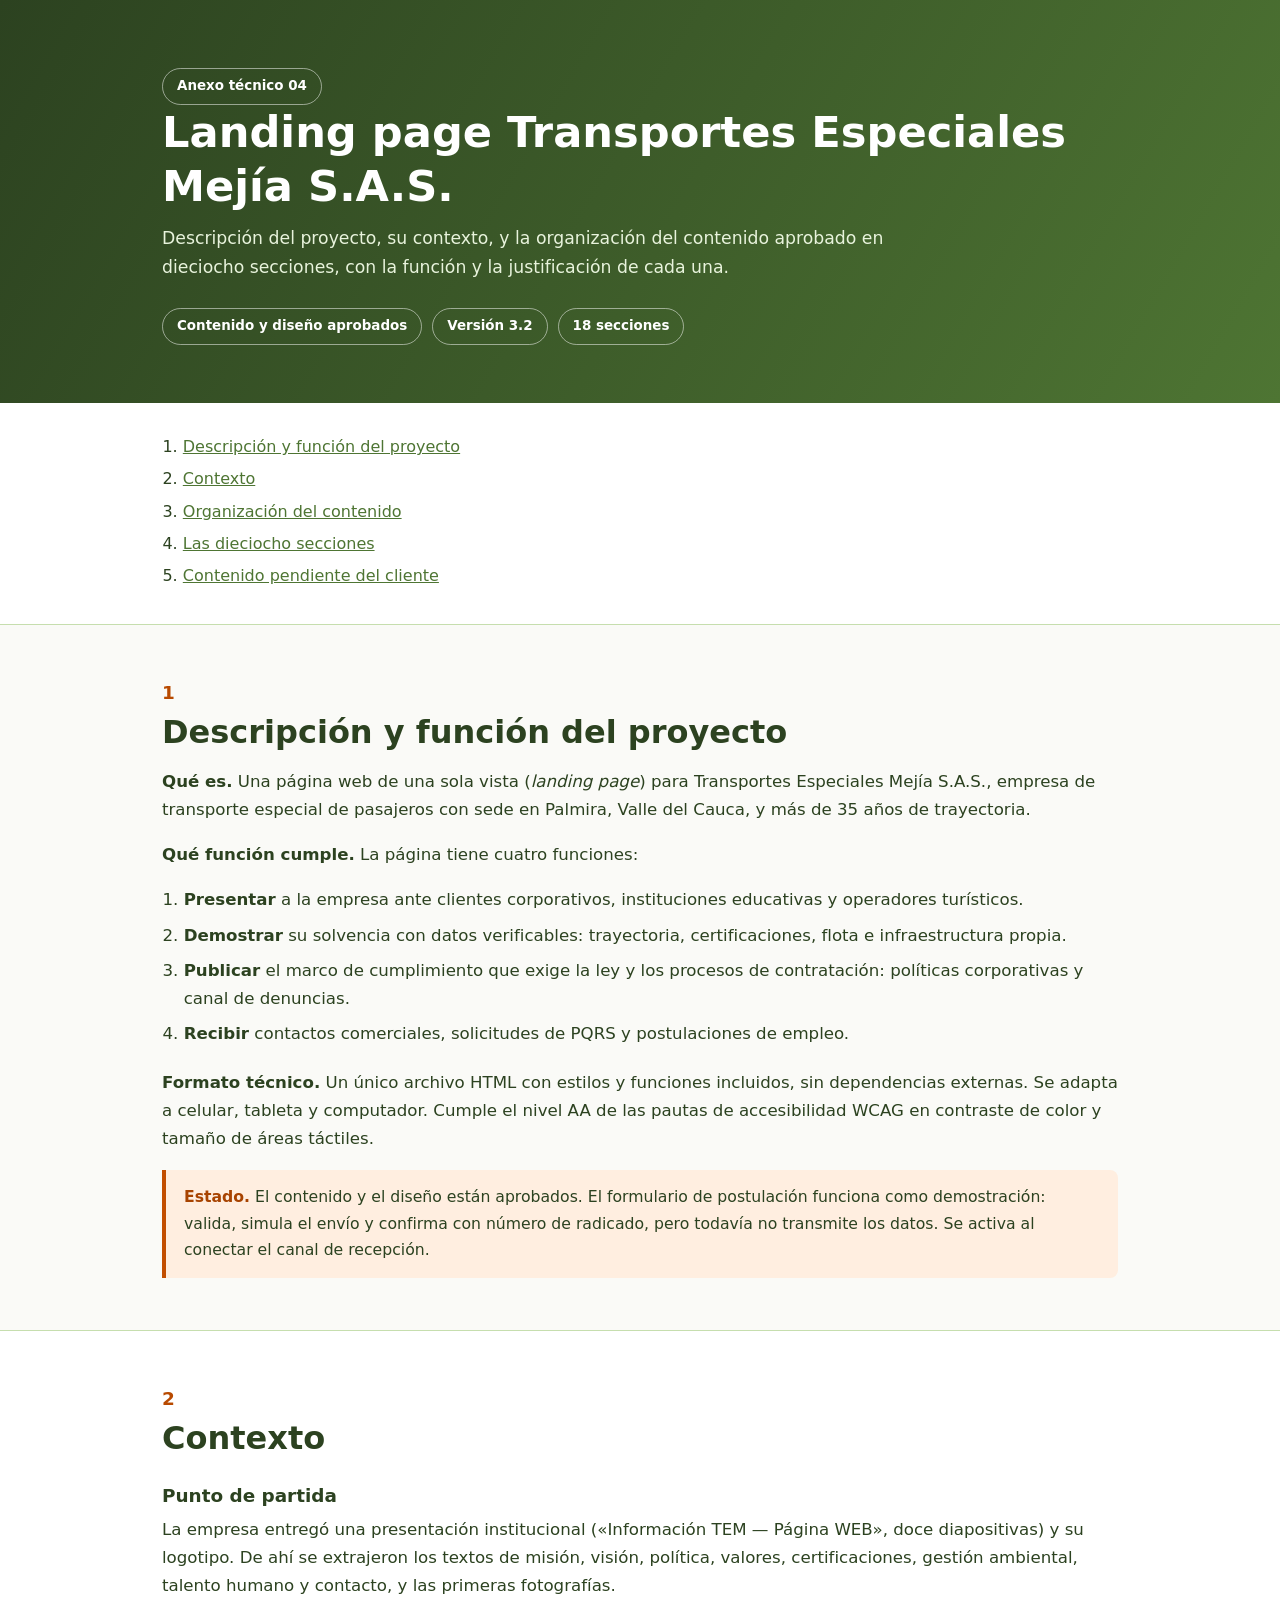
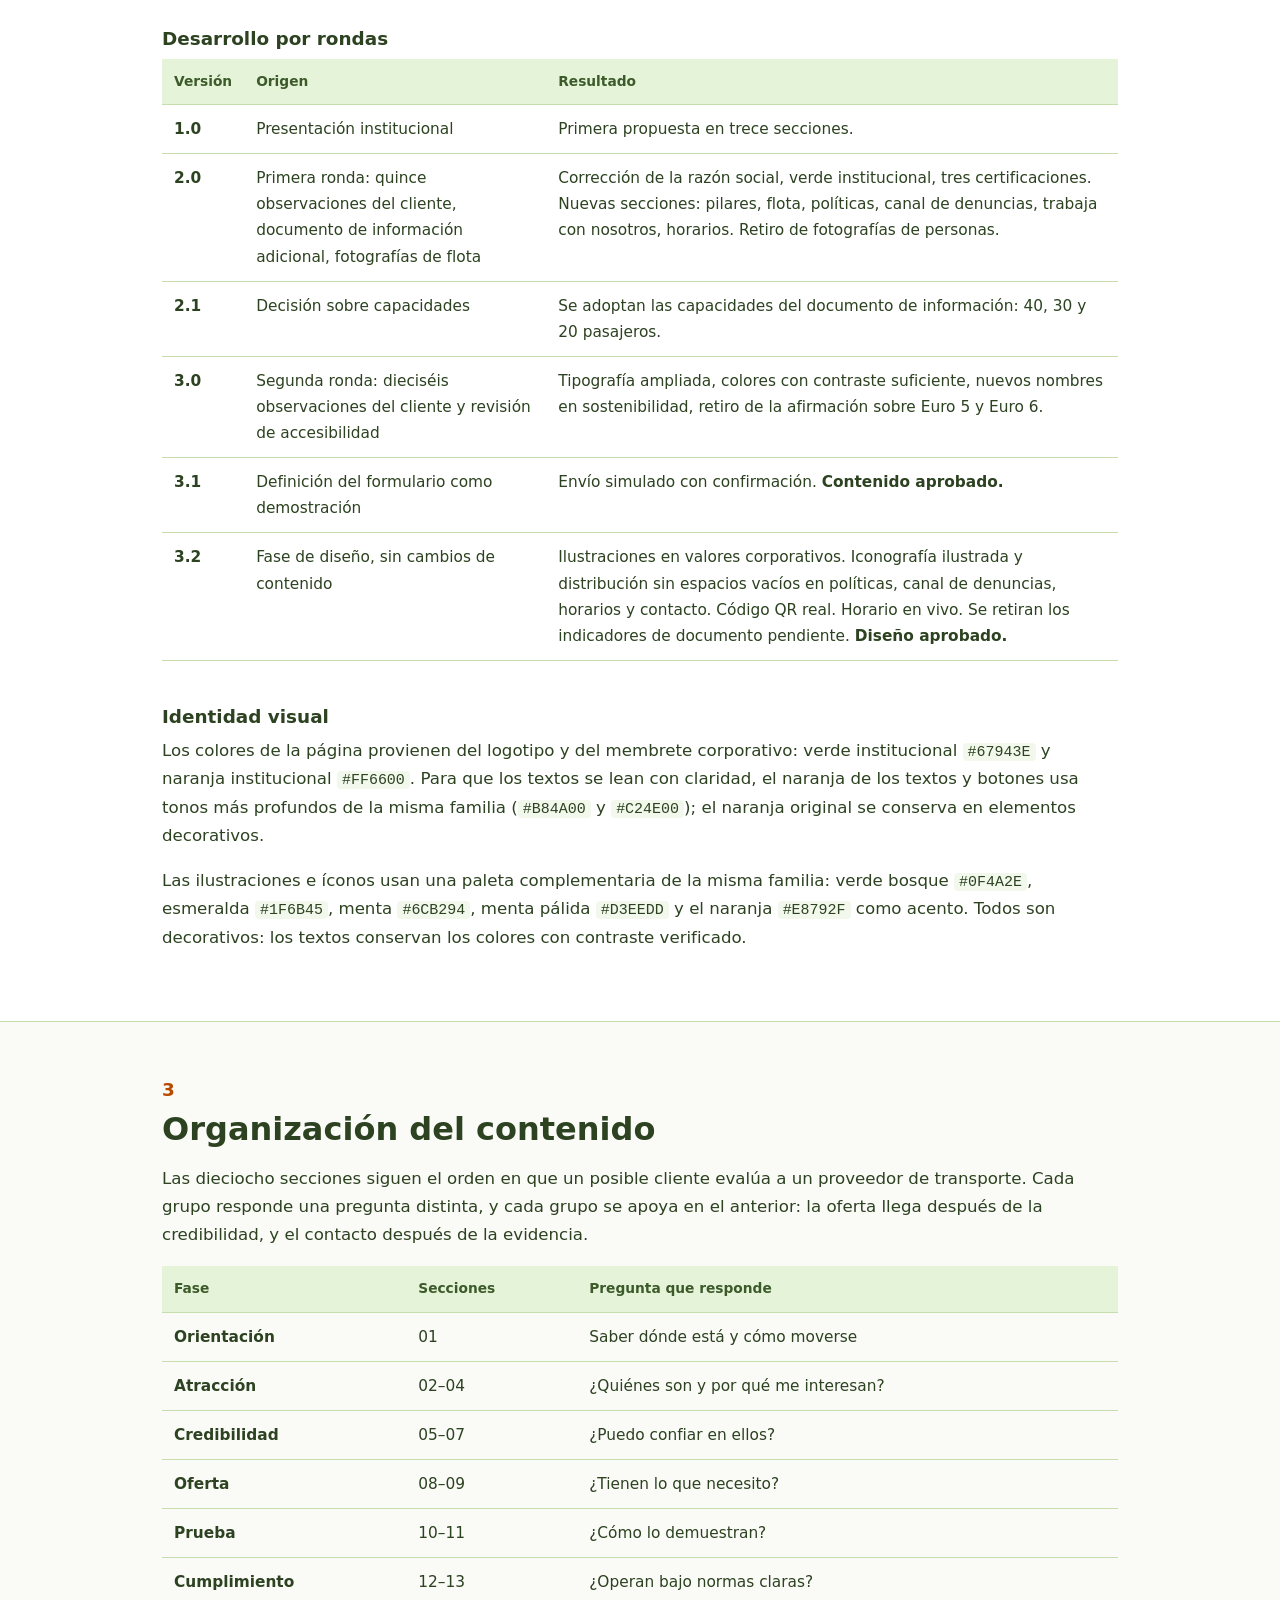
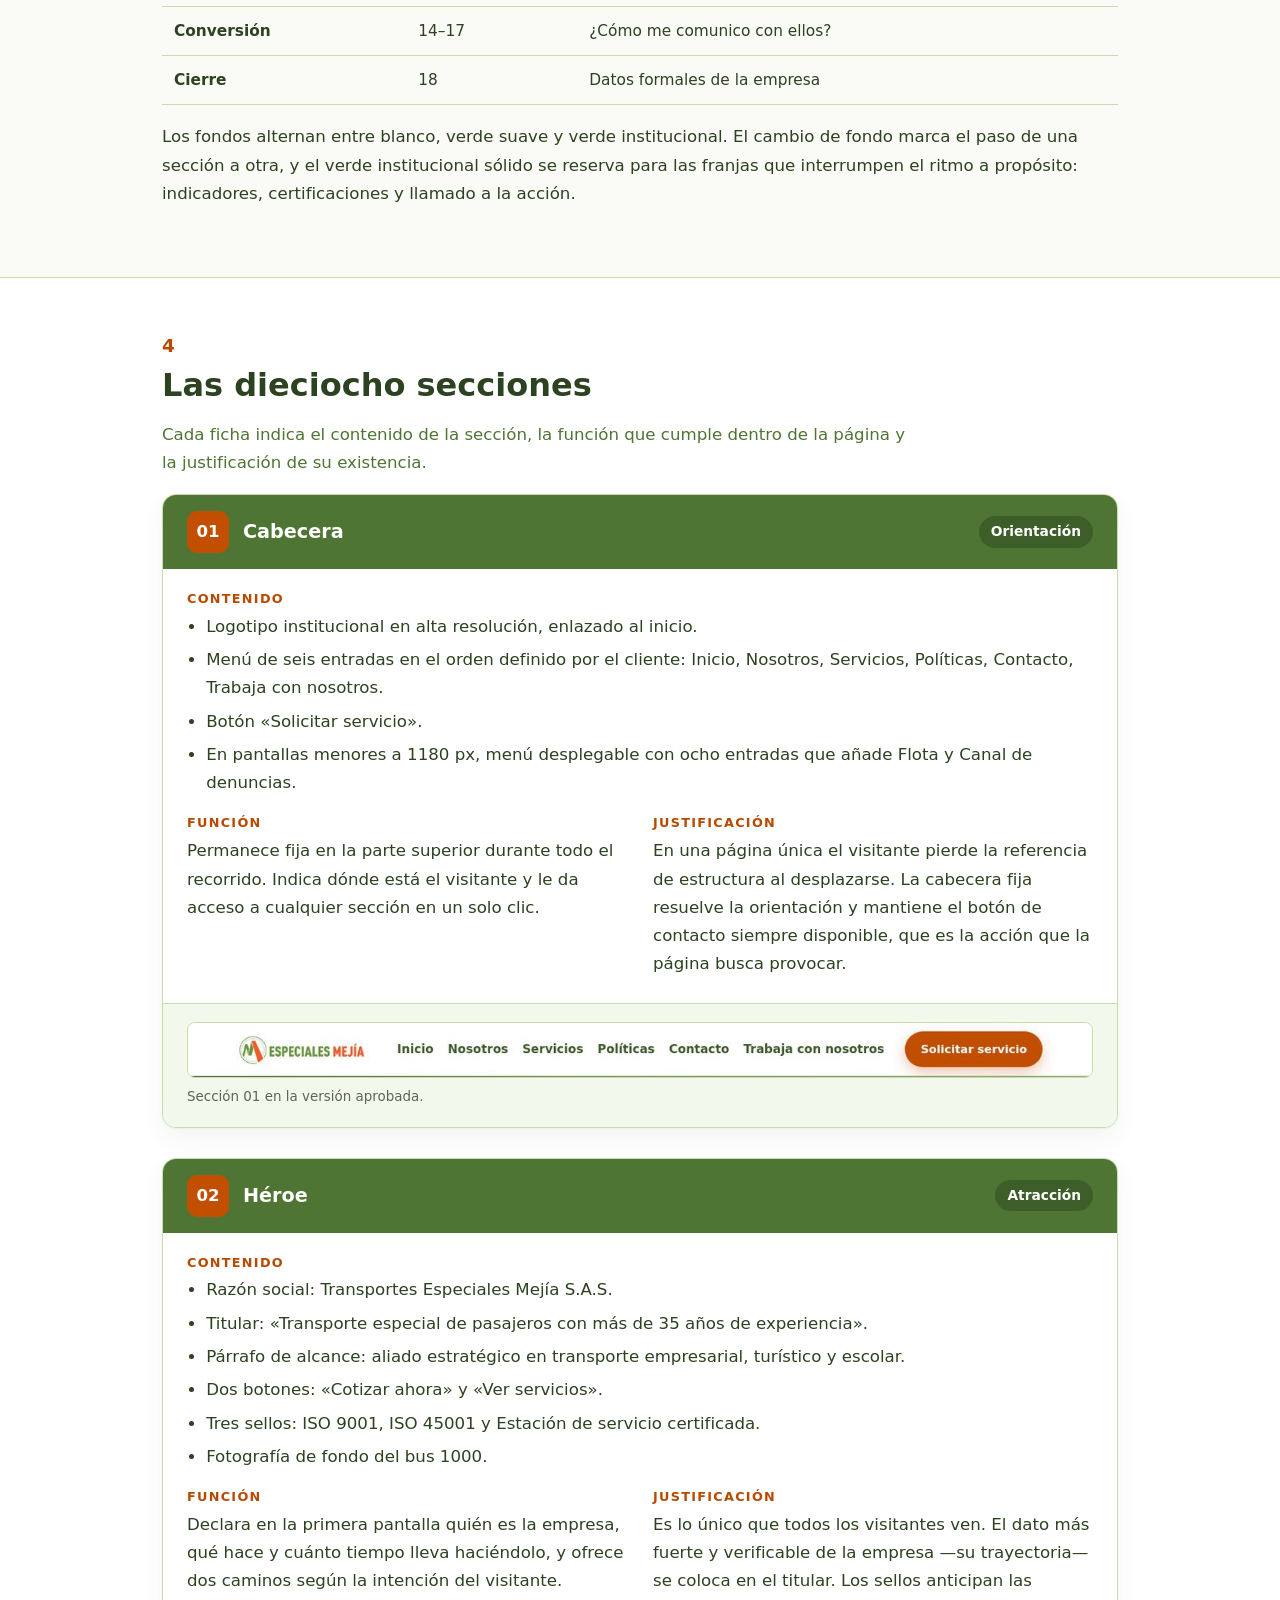
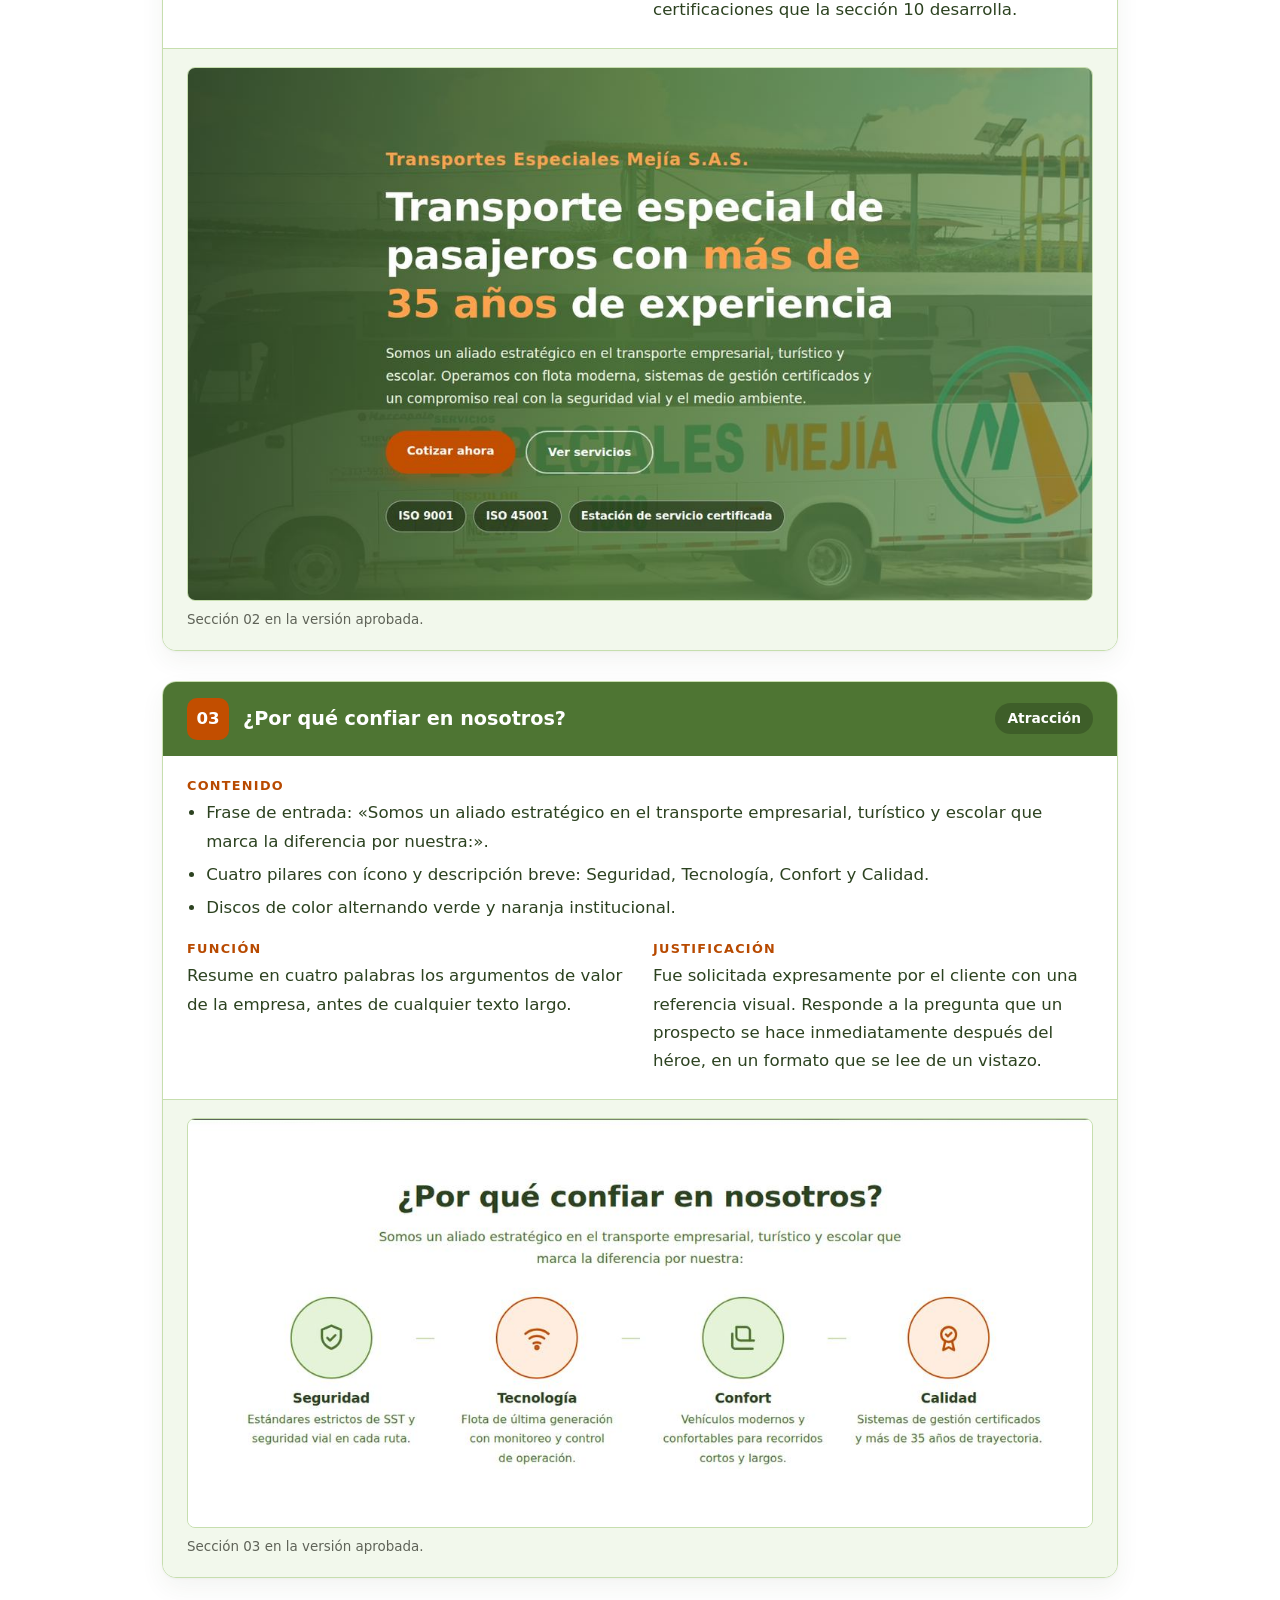
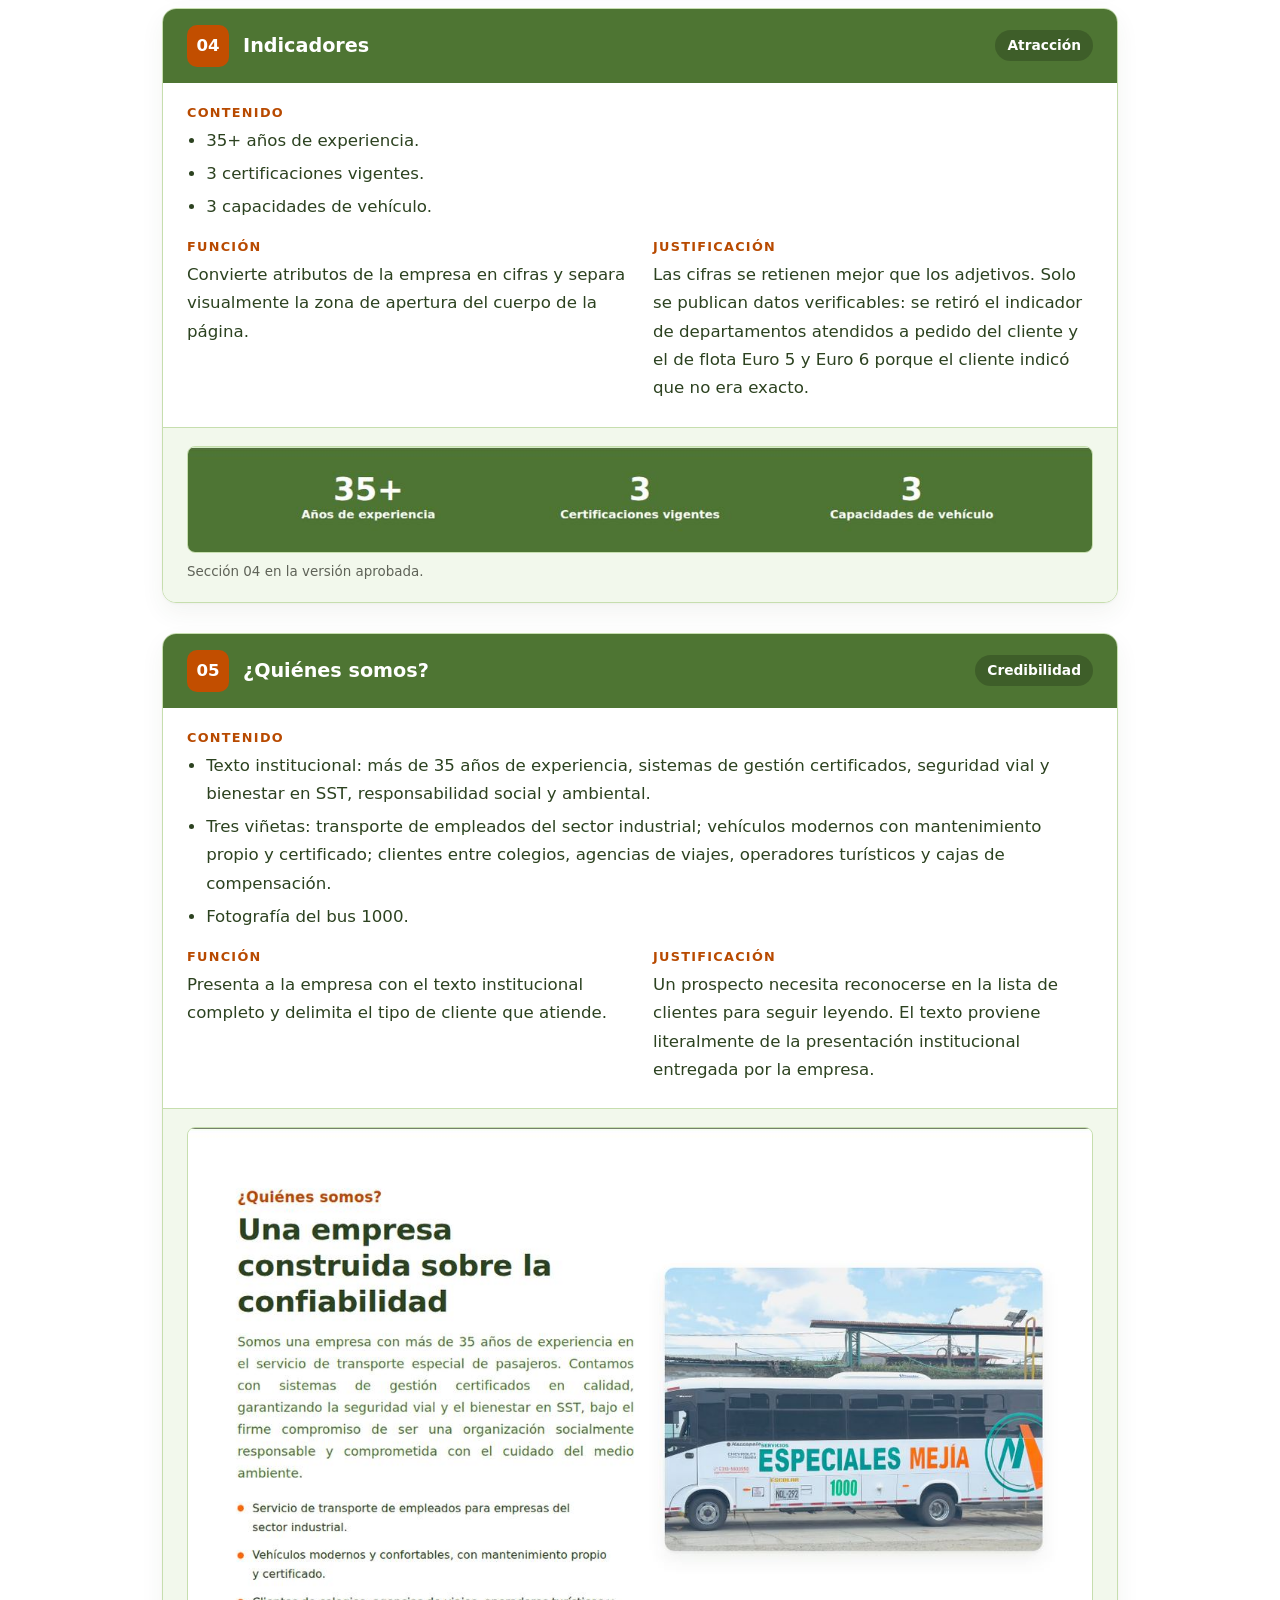
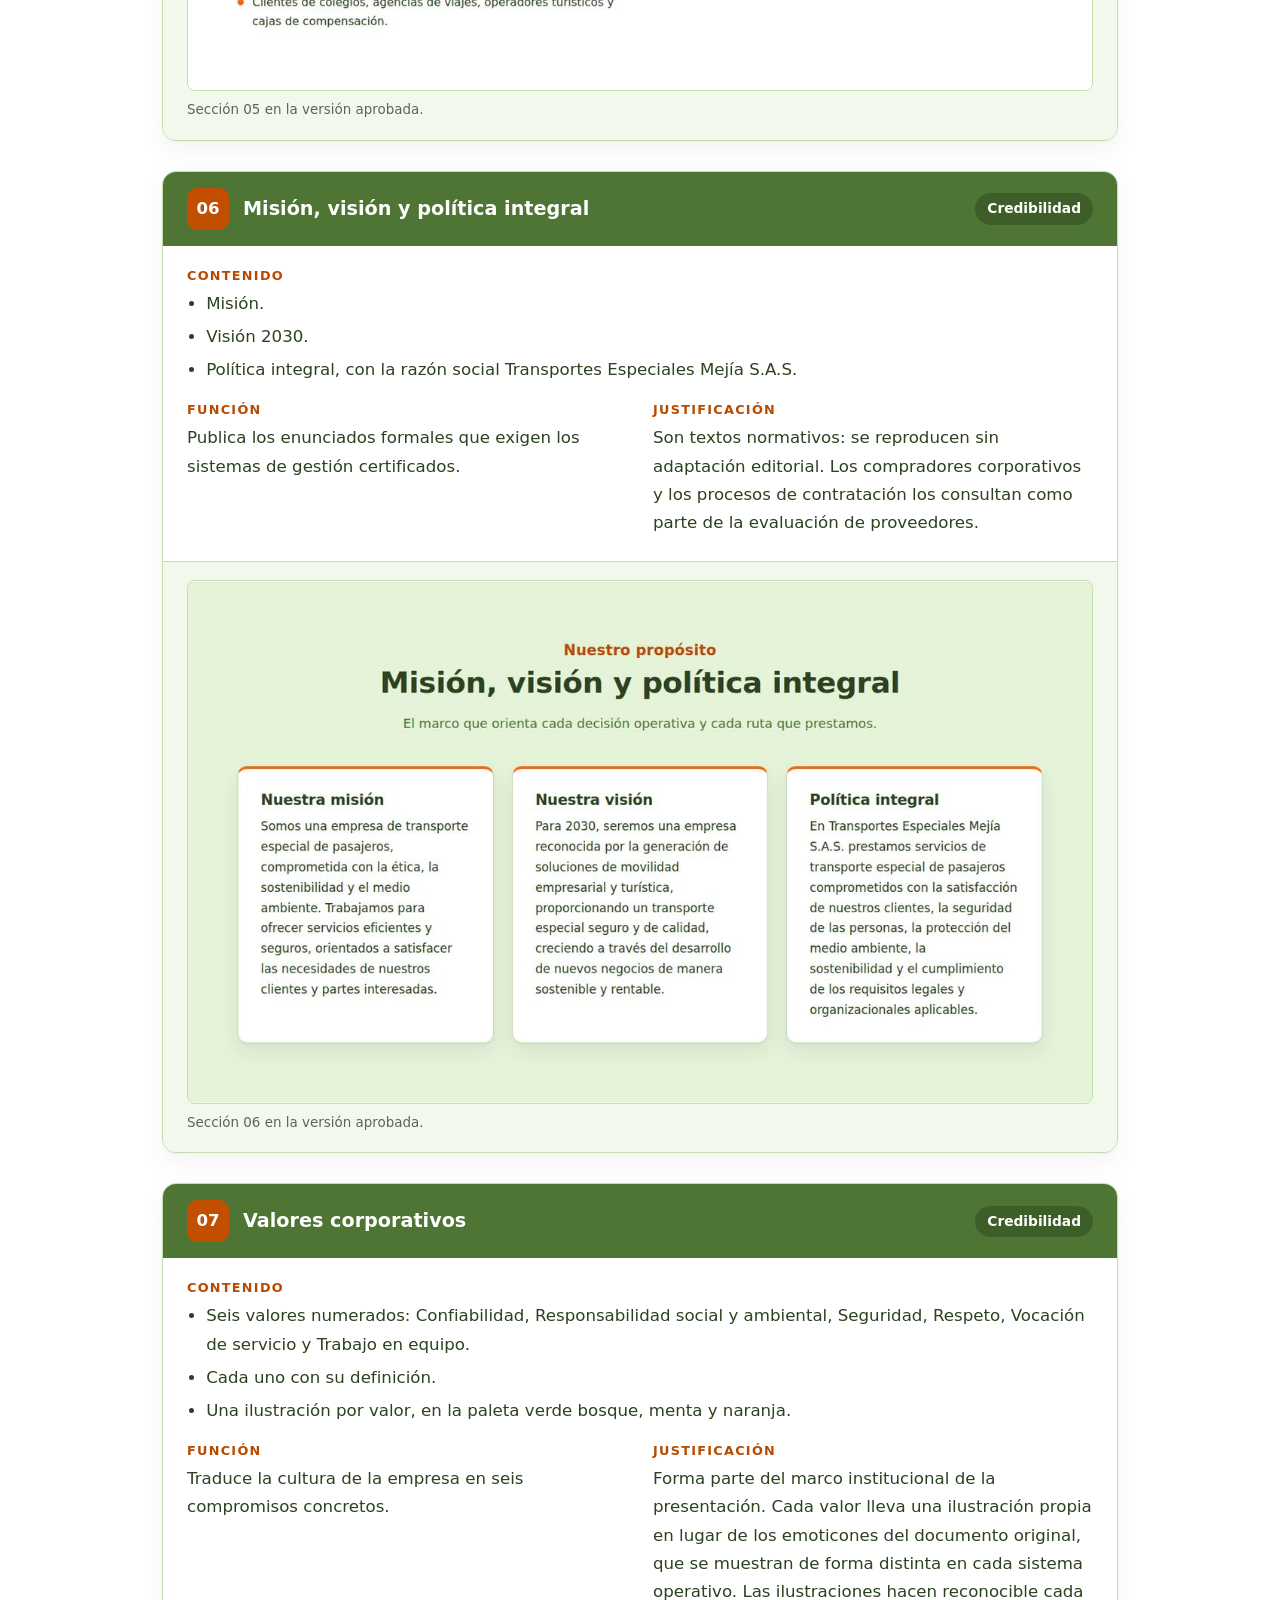
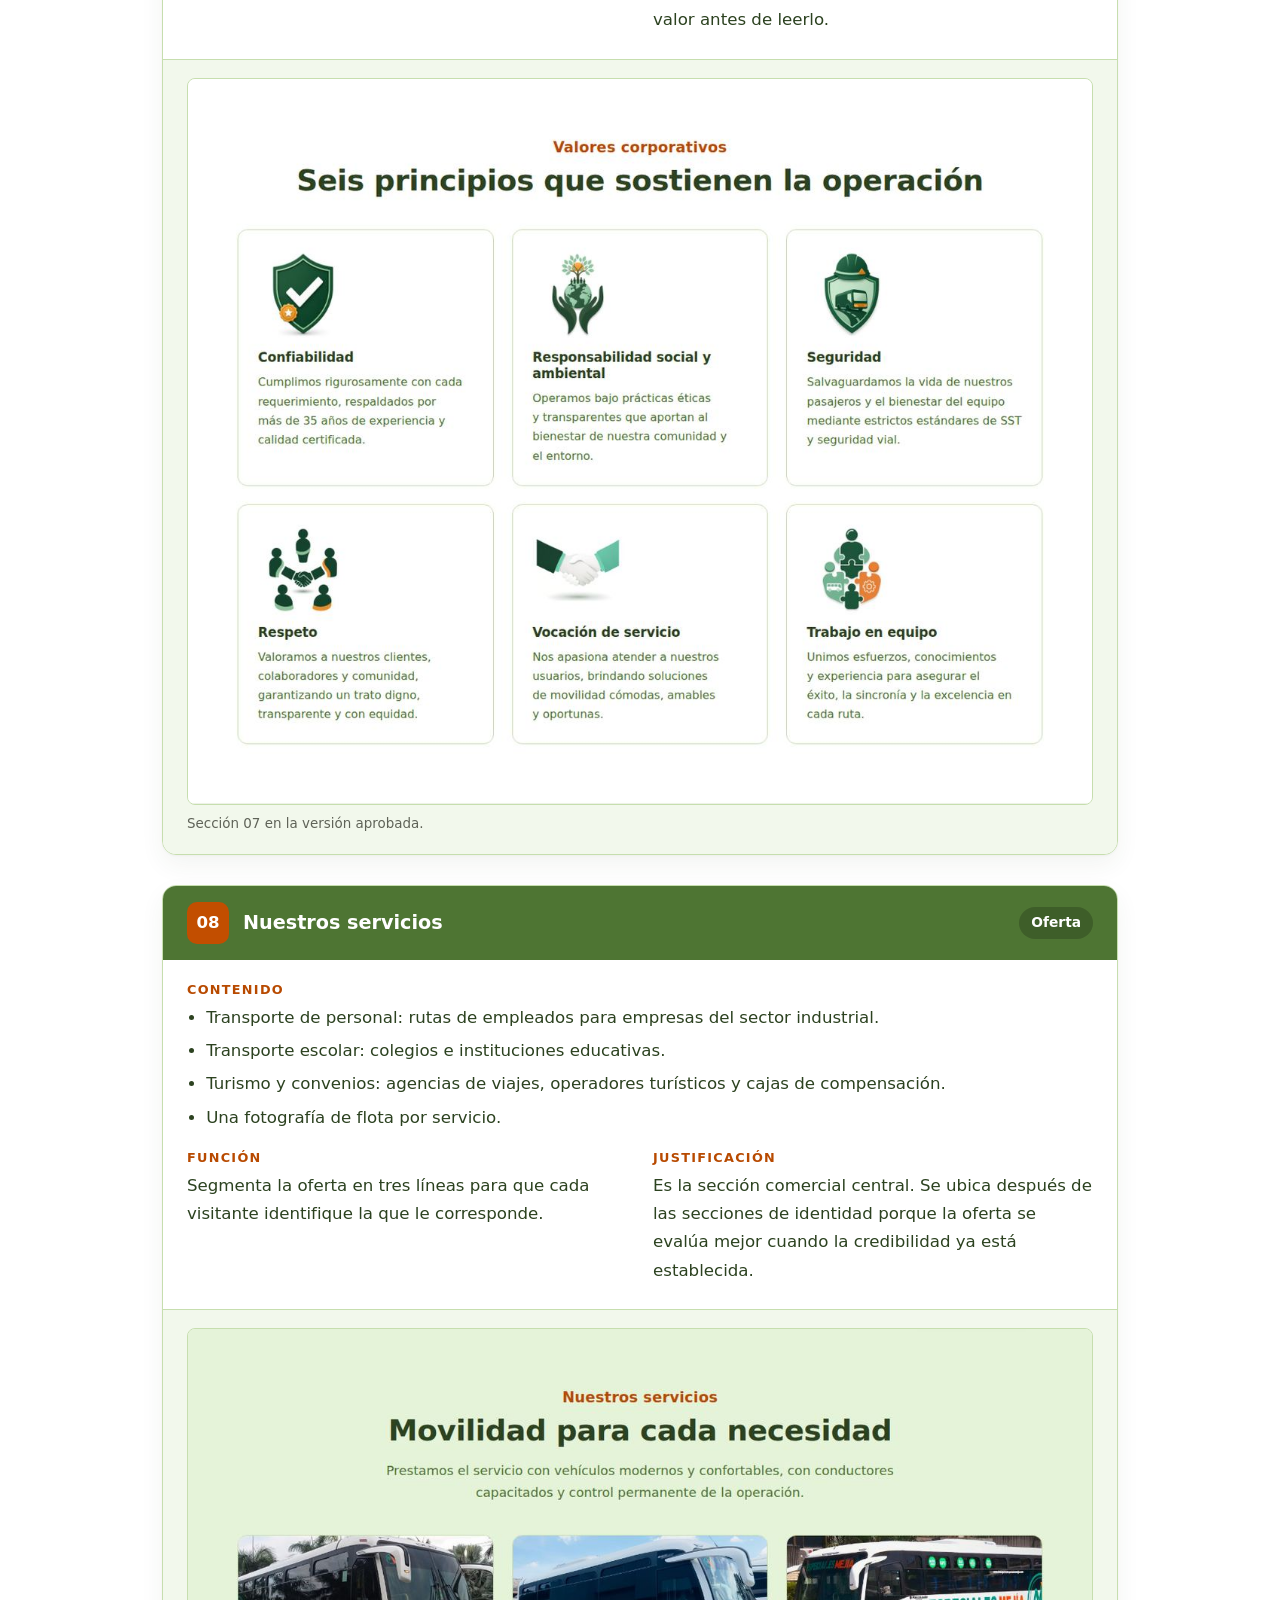
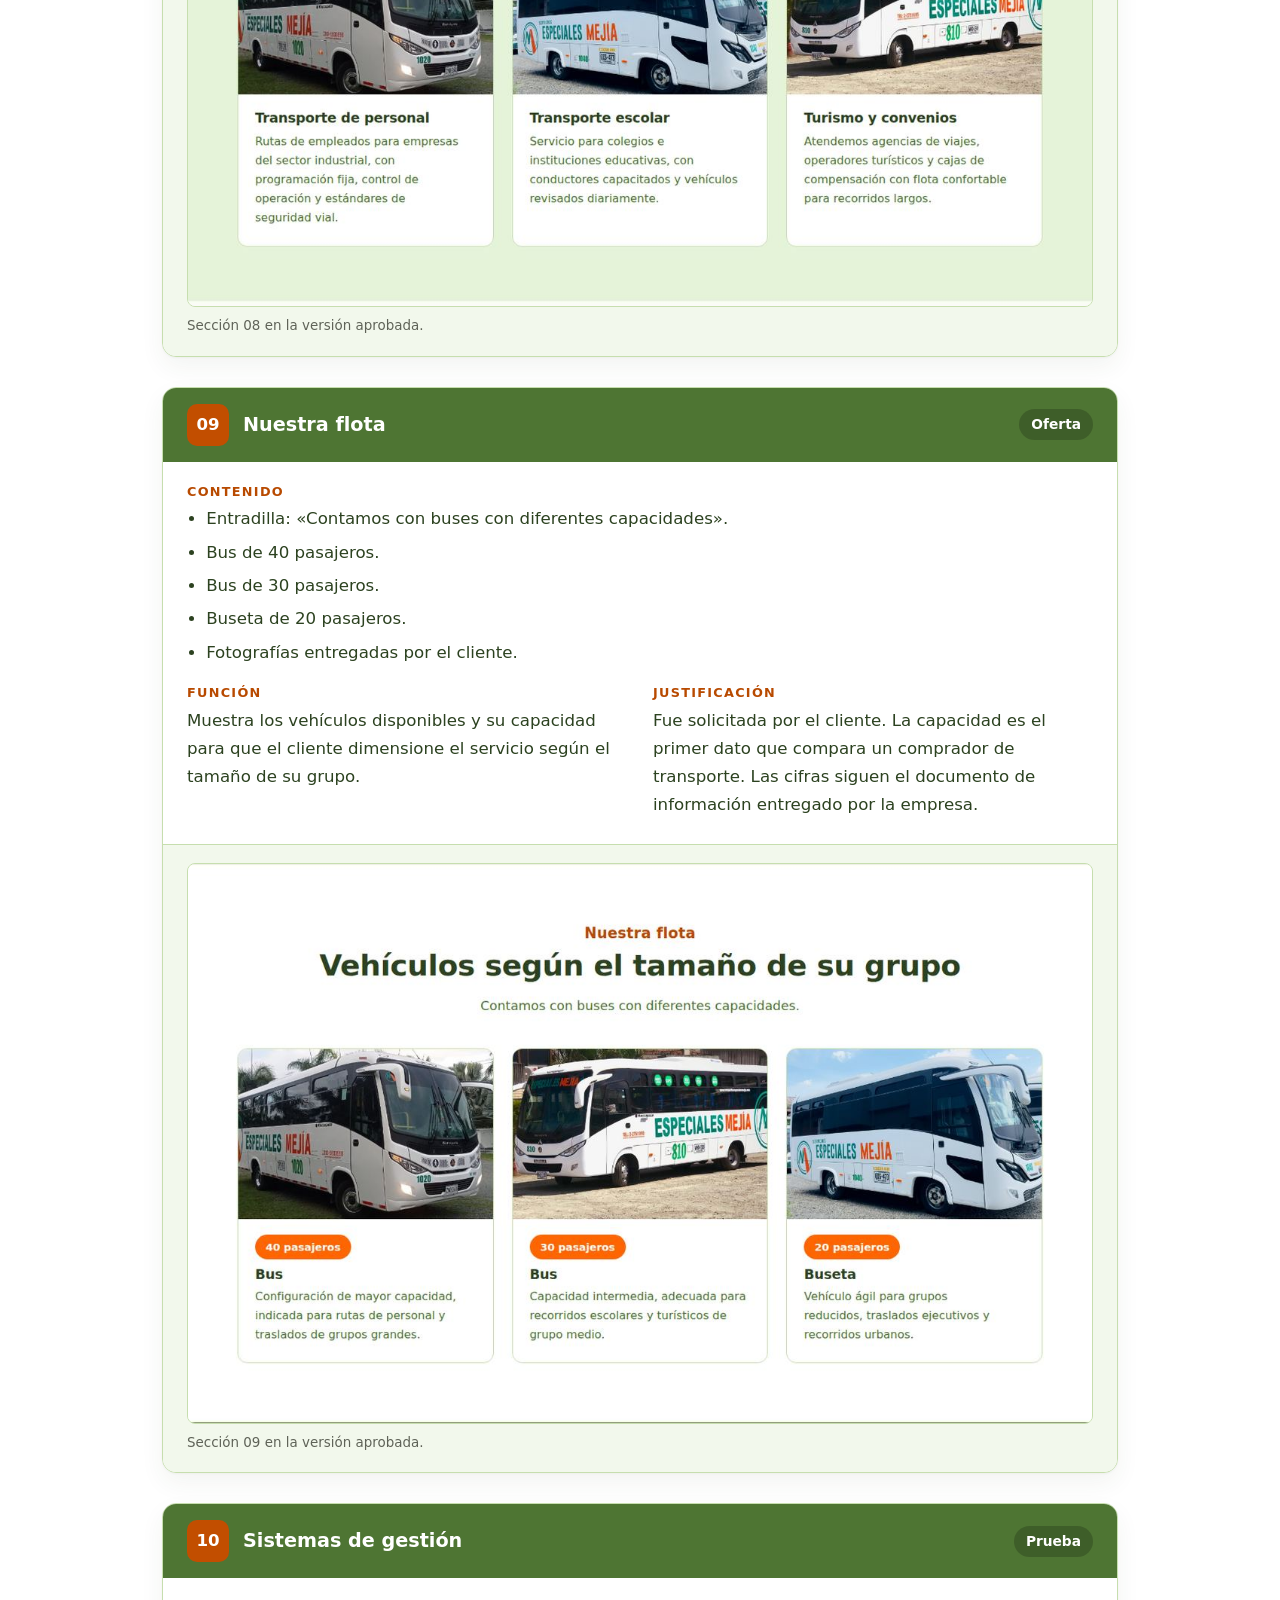
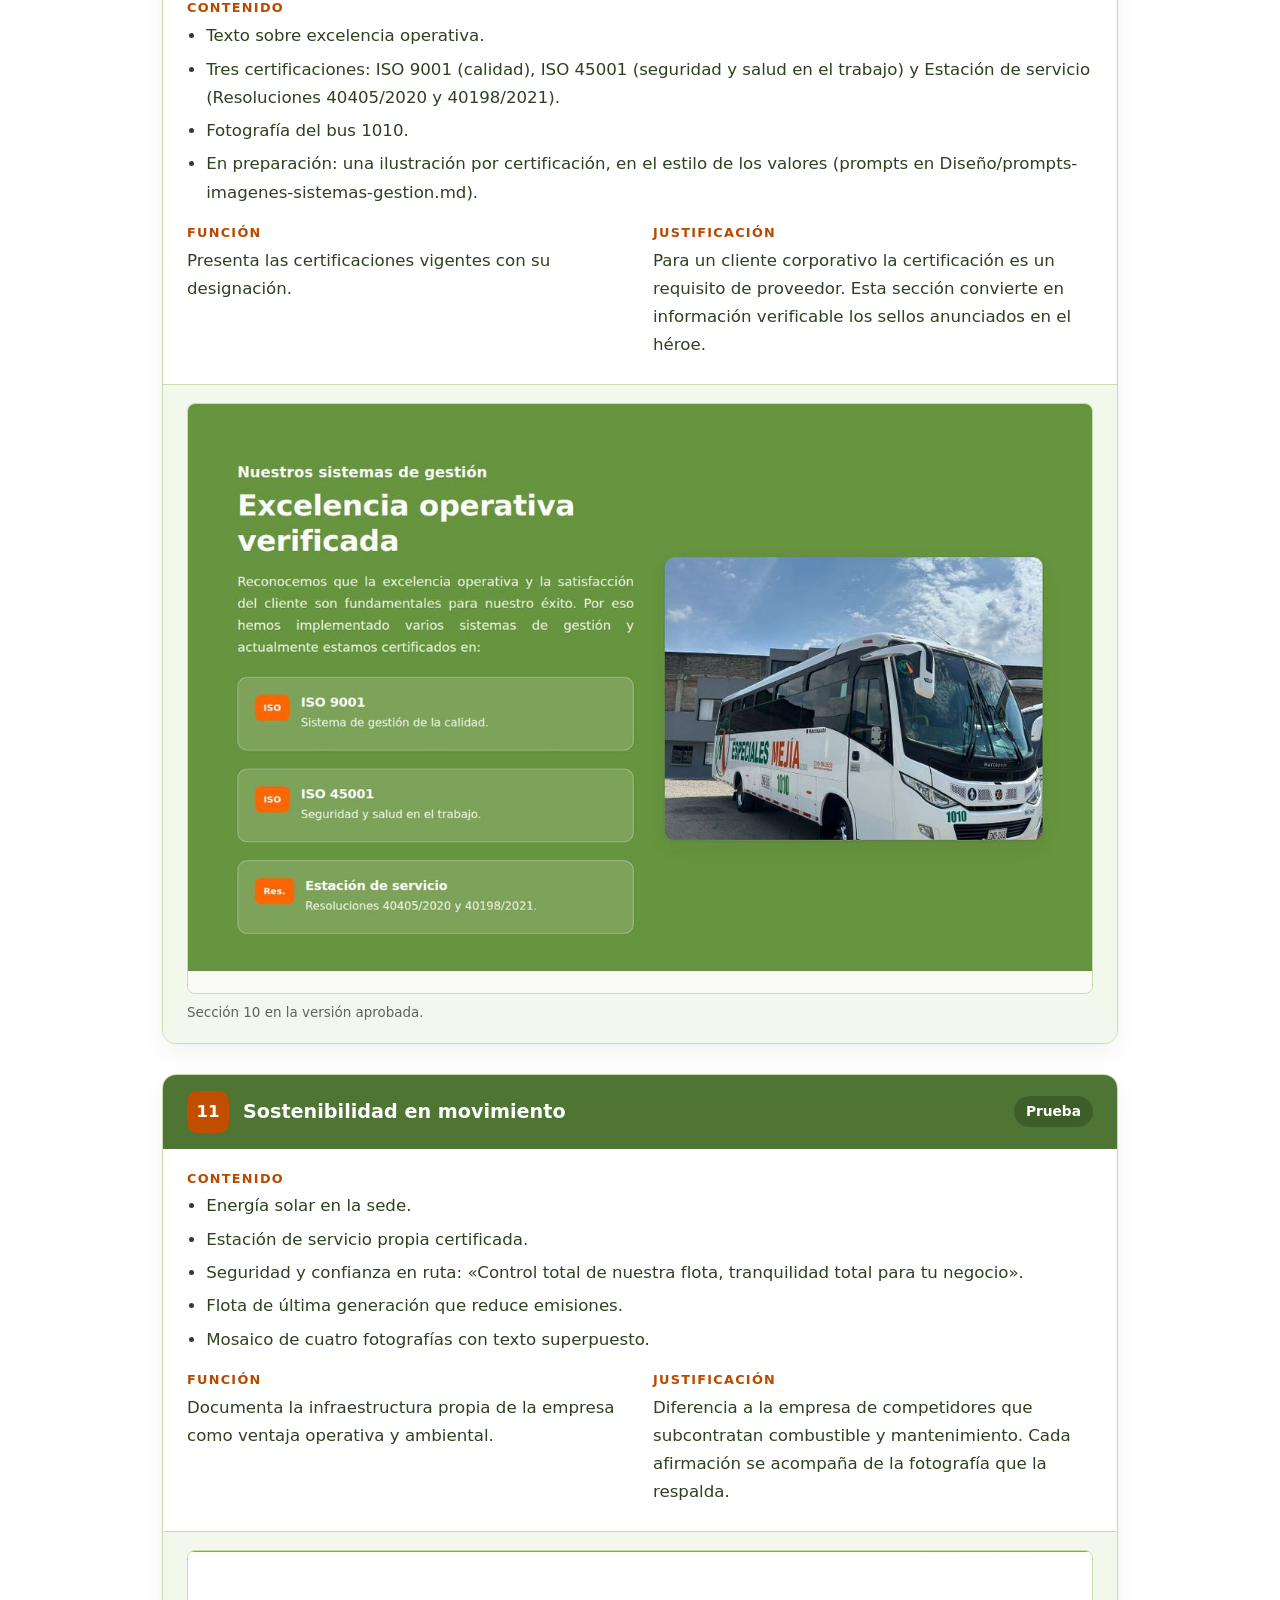
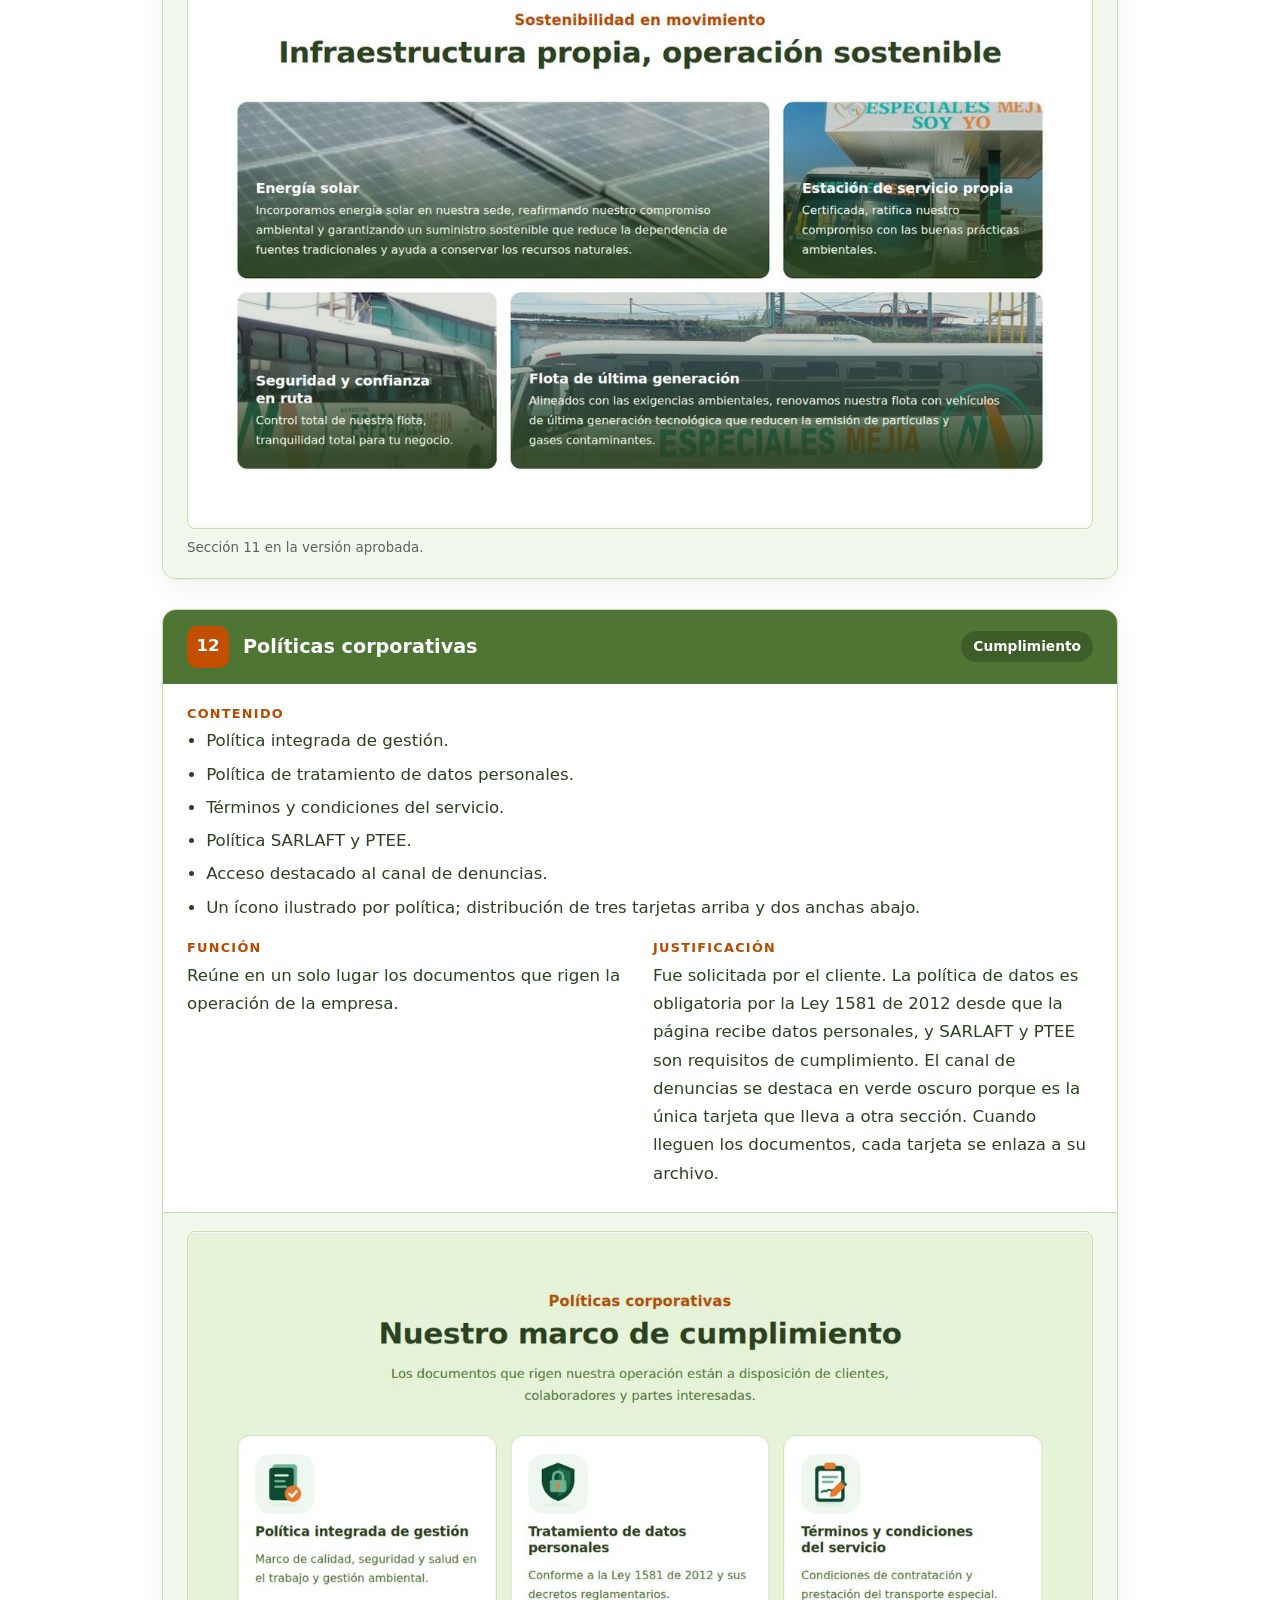
<file: anexo/anexo-tecnico-04.html>
<!DOCTYPE html>
<html lang="es">
<head>
<meta charset="UTF-8">
<meta name="viewport" content="width=device-width, initial-scale=1">
<title>Anexo técnico 04 · Landing page Transportes Especiales Mejía</title>
<style>
:root{--v9:#2C4220;--v8:#3C5A2A;--v7:#4E7533;--v5:#67943E;--v2:#C6DEAE;--v1:#E5F3D9;--v0:#F2F8EC;
--ntx:#B84A00;--nbt:#C24E00;--n1:#FFEEE0;--g6:#5F6358;--fondo:#FAFAF7;
--f:"Segoe UI",system-ui,-apple-system,Arial,sans-serif;--m:Consolas,"SF Mono",monospace}
*,*::before,*::after{box-sizing:border-box}
html{overflow-x:hidden}
body{margin:0;overflow-x:hidden;font-family:var(--f);color:var(--v9);background:var(--fondo);line-height:1.7;font-size:1.04rem}
img{max-width:100%;display:block}
h1,h2,h3,h4{line-height:1.25;margin:0 0 .5em;font-weight:800;color:var(--v9)}
p{margin:0 0 1em}
a{color:var(--v7)}
code{font-family:var(--m);font-size:.9em;background:var(--v0);padding:1px 5px;border-radius:4px}
.wrap{max-width:1000px;margin-inline:auto;padding-inline:22px}
.portada{background:linear-gradient(120deg,var(--v9),var(--v7));color:#fff;padding-block:68px 58px}
.portada h1{font-size:clamp(1.8rem,4.2vw,2.7rem);color:#fff;margin-bottom:.25em}
.portada .sub{color:#E8F3DC;font-size:1.08rem;max-width:66ch}
.portada .meta{margin-top:26px;display:flex;flex-wrap:wrap;gap:10px}
.chip{display:inline-block;border:1px solid rgba(255,255,255,.5);border-radius:100px;padding:6px 14px;font-size:.84rem;font-weight:700;color:#fff}
.indice{background:#fff;border-bottom:1px solid var(--v2);padding-block:30px}
.indice ol{margin:0;padding-left:1.3em;font-size:1rem}
.indice li{margin-bottom:5px}
.bloque{padding-block:52px;border-bottom:1px solid var(--v2)}
.bloque:nth-of-type(even){background:#fff}
.kicker{display:inline-block;font-size:1.15rem;font-weight:800;color:var(--ntx);margin-bottom:.2em}
.h2{font-size:clamp(1.45rem,3vw,2rem)}
.bloque h3{font-size:1.15rem;margin-top:1.4em}
.intro{color:var(--v7);max-width:72ch}
.lista{padding-left:1.3em;margin:0 0 1.2em}
.lista li{margin-bottom:7px}
table{width:100%;border-collapse:collapse;font-size:.96rem;margin-bottom:18px}
th,td{text-align:left;padding:11px 12px;border-bottom:1px solid var(--v2);vertical-align:top}
th{background:var(--v1);font-size:.86rem;color:var(--v8)}
.tabla-scroll{overflow-x:auto}
.nota{border-left:4px solid var(--nbt);background:var(--n1);border-radius:0 8px 8px 0;padding:14px 18px;font-size:.98rem}
.nota strong{color:#A84300}
.modulo{background:#fff;border:1px solid var(--v2);border-radius:14px;overflow:hidden;margin-bottom:30px;
 box-shadow:0 1px 2px rgba(44,66,32,.04),0 10px 24px rgba(44,66,32,.06)}
.modulo__cab{display:flex;flex-wrap:wrap;align-items:center;gap:14px;padding:16px 24px;background:var(--v7);color:#fff}
.modulo__id{width:42px;height:42px;border-radius:10px;background:var(--nbt);color:#fff;display:flex;align-items:center;justify-content:center;font-weight:800}
.modulo__cab h3{margin:0;font-size:1.2rem;color:#fff}
.fase{margin-left:auto;font-size:.86rem;font-weight:700;background:rgba(0,0,0,.2);border-radius:100px;padding:4px 12px}
.modulo__cuerpo{padding:22px 24px 6px}
.campo h4{font-size:.8rem;letter-spacing:.1em;text-transform:uppercase;color:var(--ntx);margin-bottom:.45em}
.campo ul{margin:0 0 18px;padding-left:1.15em}
.campo li{margin-bottom:5px}
.campo p{margin:0 0 18px}
.dos{display:grid;gap:0 26px}
@media(min-width:780px){.dos{grid-template-columns:1fr 1fr}}
.ref{margin:0;background:var(--v0);border-top:1px solid var(--v2);padding:18px 24px}
.ref img{width:100%;border:1px solid var(--v2);border-radius:8px}
.ref figcaption{font-size:.84rem;color:var(--g6);margin-top:8px}
.docpie{background:var(--v9);color:var(--v2);padding-block:32px;font-size:.92rem}
.docpie code{background:rgba(255,255,255,.12);color:var(--v1)}
@media print{.modulo{break-inside:avoid;box-shadow:none}.portada{-webkit-print-color-adjust:exact;print-color-adjust:exact}}
</style>
</head>
<body>
<header class="portada"><div class="wrap">
<span class="chip">Anexo técnico 04</span>
<h1>Landing page Transportes Especiales Mejía S.A.S.</h1>
<p class="sub">Descripción del proyecto, su contexto, y la organización del contenido aprobado en dieciocho secciones, con la función y la justificación de cada una.</p>
<div class="meta"><span class="chip">Contenido y diseño aprobados</span><span class="chip">Versión 3.2</span><span class="chip">18 secciones</span></div>
</div></header>
<nav class="indice"><div class="wrap"><ol>
<li><a href="#proyecto">Descripción y función del proyecto</a></li>
<li><a href="#contexto">Contexto</a></li>
<li><a href="#estructura">Organización del contenido</a></li>
<li><a href="#secciones">Las dieciocho secciones</a></li>
<li><a href="#pendientes">Contenido pendiente del cliente</a></li>
</ol></div></nav>
<section class="bloque" id="proyecto"><div class="wrap">
<span class="kicker">1</span><h2 class="h2">Descripción y función del proyecto</h2>
<p><strong>Qué es.</strong> Una página web de una sola vista (<em>landing page</em>) para Transportes Especiales Mejía S.A.S., empresa de transporte especial de pasajeros con sede en Palmira, Valle del Cauca, y más de 35 años de trayectoria.</p>
<p><strong>Qué función cumple.</strong> La página tiene cuatro funciones:</p>
<ol class="lista">
<li><strong>Presentar</strong> a la empresa ante clientes corporativos, instituciones educativas y operadores turísticos.</li>
<li><strong>Demostrar</strong> su solvencia con datos verificables: trayectoria, certificaciones, flota e infraestructura propia.</li>
<li><strong>Publicar</strong> el marco de cumplimiento que exige la ley y los procesos de contratación: políticas corporativas y canal de denuncias.</li>
<li><strong>Recibir</strong> contactos comerciales, solicitudes de PQRS y postulaciones de empleo.</li>
</ol>
<p><strong>Formato técnico.</strong> Un único archivo HTML con estilos y funciones incluidos, sin dependencias externas. Se adapta a celular, tableta y computador. Cumple el nivel AA de las pautas de accesibilidad WCAG en contraste de color y tamaño de áreas táctiles.</p>
<div class="nota"><strong>Estado.</strong> El contenido y el diseño están aprobados. El formulario de postulación funciona como demostración: valida, simula el envío y confirma con número de radicado, pero todavía no transmite los datos. Se activa al conectar el canal de recepción.</div>
</div></section>
<section class="bloque" id="contexto"><div class="wrap">
<span class="kicker">2</span><h2 class="h2">Contexto</h2>
<h3>Punto de partida</h3>
<p>La empresa entregó una presentación institucional («Información TEM — Página WEB», doce diapositivas) y su logotipo. De ahí se extrajeron los textos de misión, visión, política, valores, certificaciones, gestión ambiental, talento humano y contacto, y las primeras fotografías.</p>
<h3>Desarrollo por rondas</h3>
<div class="tabla-scroll"><table>
<thead><tr><th>Versión</th><th>Origen</th><th>Resultado</th></tr></thead>
<tbody>
<tr><td><strong>1.0</strong></td><td>Presentación institucional</td><td>Primera propuesta en trece secciones.</td></tr>
<tr><td><strong>2.0</strong></td><td>Primera ronda: quince observaciones del cliente, documento de información adicional, fotografías de flota</td><td>Corrección de la razón social, verde institucional, tres certificaciones. Nuevas secciones: pilares, flota, políticas, canal de denuncias, trabaja con nosotros, horarios. Retiro de fotografías de personas.</td></tr>
<tr><td><strong>2.1</strong></td><td>Decisión sobre capacidades</td><td>Se adoptan las capacidades del documento de información: 40, 30 y 20 pasajeros.</td></tr>
<tr><td><strong>3.0</strong></td><td>Segunda ronda: dieciséis observaciones del cliente y revisión de accesibilidad</td><td>Tipografía ampliada, colores con contraste suficiente, nuevos nombres en sostenibilidad, retiro de la afirmación sobre Euro 5 y Euro 6.</td></tr>
<tr><td><strong>3.1</strong></td><td>Definición del formulario como demostración</td><td>Envío simulado con confirmación. <strong>Contenido aprobado.</strong></td></tr>
<tr><td><strong>3.2</strong></td><td>Fase de diseño, sin cambios de contenido</td><td>Ilustraciones en valores corporativos. Iconografía ilustrada y distribución sin espacios vacíos en políticas, canal de denuncias, horarios y contacto. Código QR real. Horario en vivo. Se retiran los indicadores de documento pendiente. <strong>Diseño aprobado.</strong></td></tr>
</tbody></table></div>
<h3>Identidad visual</h3>
<p>Los colores de la página provienen del logotipo y del membrete corporativo: verde institucional <code>#67943E</code> y naranja institucional <code>#FF6600</code>. Para que los textos se lean con claridad, el naranja de los textos y botones usa tonos más profundos de la misma familia (<code>#B84A00</code> y <code>#C24E00</code>); el naranja original se conserva en elementos decorativos.</p>
<p>Las ilustraciones e íconos usan una paleta complementaria de la misma familia: verde bosque <code>#0F4A2E</code>, esmeralda <code>#1F6B45</code>, menta <code>#6CB294</code>, menta pálida <code>#D3EEDD</code> y el naranja <code>#E8792F</code> como acento. Todos son decorativos: los textos conservan los colores con contraste verificado.</p>
</div></section>
<section class="bloque" id="estructura"><div class="wrap">
<span class="kicker">3</span><h2 class="h2">Organización del contenido</h2>
<p>Las dieciocho secciones siguen el orden en que un posible cliente evalúa a un proveedor de transporte. Cada grupo responde una pregunta distinta, y cada grupo se apoya en el anterior: la oferta llega después de la credibilidad, y el contacto después de la evidencia.</p>
<div class="tabla-scroll"><table>
<thead><tr><th>Fase</th><th>Secciones</th><th>Pregunta que responde</th></tr></thead>
<tbody><tr><td><strong>Orientación</strong></td><td>01</td><td>Saber dónde está y cómo moverse</td></tr><tr><td><strong>Atracción</strong></td><td>02–04</td><td>¿Quiénes son y por qué me interesan?</td></tr><tr><td><strong>Credibilidad</strong></td><td>05–07</td><td>¿Puedo confiar en ellos?</td></tr><tr><td><strong>Oferta</strong></td><td>08–09</td><td>¿Tienen lo que necesito?</td></tr><tr><td><strong>Prueba</strong></td><td>10–11</td><td>¿Cómo lo demuestran?</td></tr><tr><td><strong>Cumplimiento</strong></td><td>12–13</td><td>¿Operan bajo normas claras?</td></tr><tr><td><strong>Conversión</strong></td><td>14–17</td><td>¿Cómo me comunico con ellos?</td></tr><tr><td><strong>Cierre</strong></td><td>18</td><td>Datos formales de la empresa</td></tr></tbody></table></div>
<p>Los fondos alternan entre blanco, verde suave y verde institucional. El cambio de fondo marca el paso de una sección a otra, y el verde institucional sólido se reserva para las franjas que interrumpen el ritmo a propósito: indicadores, certificaciones y llamado a la acción.</p>
</div></section>
<section class="bloque" id="secciones"><div class="wrap"><span class="kicker">4</span><h2 class="h2">Las dieciocho secciones</h2><p class="intro">Cada ficha indica el contenido de la sección, la función que cumple dentro de la página y la justificación de su existencia.</p>
<article class="modulo" id="s01">
<div class="modulo__cab"><span class="modulo__id">01</span><h3>Cabecera</h3><span class="fase">Orientación</span></div>
<div class="modulo__cuerpo">
<div class="campo"><h4>Contenido</h4><ul><li>Logotipo institucional en alta resolución, enlazado al inicio.</li><li>Menú de seis entradas en el orden definido por el cliente: Inicio, Nosotros, Servicios, Políticas, Contacto, Trabaja con nosotros.</li><li>Botón «Solicitar servicio».</li><li>En pantallas menores a 1180 px, menú desplegable con ocho entradas que añade Flota y Canal de denuncias.</li></ul></div>
<div class="dos">
<div class="campo"><h4>Función</h4><p>Permanece fija en la parte superior durante todo el recorrido. Indica dónde está el visitante y le da acceso a cualquier sección en un solo clic.</p></div>
<div class="campo"><h4>Justificación</h4><p>En una página única el visitante pierde la referencia de estructura al desplazarse. La cabecera fija resuelve la orientación y mantiene el botón de contacto siempre disponible, que es la acción que la página busca provocar.</p></div>
</div></div>
<figure class="ref"><img src="img/m01.jpg" alt="Sección 01: Cabecera" loading="lazy"><figcaption>Sección 01 en la versión aprobada.</figcaption></figure>
</article>
<article class="modulo" id="s02">
<div class="modulo__cab"><span class="modulo__id">02</span><h3>Héroe</h3><span class="fase">Atracción</span></div>
<div class="modulo__cuerpo">
<div class="campo"><h4>Contenido</h4><ul><li>Razón social: Transportes Especiales Mejía S.A.S.</li><li>Titular: «Transporte especial de pasajeros con más de 35 años de experiencia».</li><li>Párrafo de alcance: aliado estratégico en transporte empresarial, turístico y escolar.</li><li>Dos botones: «Cotizar ahora» y «Ver servicios».</li><li>Tres sellos: ISO 9001, ISO 45001 y Estación de servicio certificada.</li><li>Fotografía de fondo del bus 1000.</li></ul></div>
<div class="dos">
<div class="campo"><h4>Función</h4><p>Declara en la primera pantalla quién es la empresa, qué hace y cuánto tiempo lleva haciéndolo, y ofrece dos caminos según la intención del visitante.</p></div>
<div class="campo"><h4>Justificación</h4><p>Es lo único que todos los visitantes ven. El dato más fuerte y verificable de la empresa —su trayectoria— se coloca en el titular. Los sellos anticipan las certificaciones que la sección 10 desarrolla.</p></div>
</div></div>
<figure class="ref"><img src="img/m02.jpg" alt="Sección 02: Héroe" loading="lazy"><figcaption>Sección 02 en la versión aprobada.</figcaption></figure>
</article>
<article class="modulo" id="s03">
<div class="modulo__cab"><span class="modulo__id">03</span><h3>¿Por qué confiar en nosotros?</h3><span class="fase">Atracción</span></div>
<div class="modulo__cuerpo">
<div class="campo"><h4>Contenido</h4><ul><li>Frase de entrada: «Somos un aliado estratégico en el transporte empresarial, turístico y escolar que marca la diferencia por nuestra:».</li><li>Cuatro pilares con ícono y descripción breve: Seguridad, Tecnología, Confort y Calidad.</li><li>Discos de color alternando verde y naranja institucional.</li></ul></div>
<div class="dos">
<div class="campo"><h4>Función</h4><p>Resume en cuatro palabras los argumentos de valor de la empresa, antes de cualquier texto largo.</p></div>
<div class="campo"><h4>Justificación</h4><p>Fue solicitada expresamente por el cliente con una referencia visual. Responde a la pregunta que un prospecto se hace inmediatamente después del héroe, en un formato que se lee de un vistazo.</p></div>
</div></div>
<figure class="ref"><img src="img/m03.jpg" alt="Sección 03: ¿Por qué confiar en nosotros?" loading="lazy"><figcaption>Sección 03 en la versión aprobada.</figcaption></figure>
</article>
<article class="modulo" id="s04">
<div class="modulo__cab"><span class="modulo__id">04</span><h3>Indicadores</h3><span class="fase">Atracción</span></div>
<div class="modulo__cuerpo">
<div class="campo"><h4>Contenido</h4><ul><li>35+ años de experiencia.</li><li>3 certificaciones vigentes.</li><li>3 capacidades de vehículo.</li></ul></div>
<div class="dos">
<div class="campo"><h4>Función</h4><p>Convierte atributos de la empresa en cifras y separa visualmente la zona de apertura del cuerpo de la página.</p></div>
<div class="campo"><h4>Justificación</h4><p>Las cifras se retienen mejor que los adjetivos. Solo se publican datos verificables: se retiró el indicador de departamentos atendidos a pedido del cliente y el de flota Euro 5 y Euro 6 porque el cliente indicó que no era exacto.</p></div>
</div></div>
<figure class="ref"><img src="img/m04.jpg" alt="Sección 04: Indicadores" loading="lazy"><figcaption>Sección 04 en la versión aprobada.</figcaption></figure>
</article>
<article class="modulo" id="s05">
<div class="modulo__cab"><span class="modulo__id">05</span><h3>¿Quiénes somos?</h3><span class="fase">Credibilidad</span></div>
<div class="modulo__cuerpo">
<div class="campo"><h4>Contenido</h4><ul><li>Texto institucional: más de 35 años de experiencia, sistemas de gestión certificados, seguridad vial y bienestar en SST, responsabilidad social y ambiental.</li><li>Tres viñetas: transporte de empleados del sector industrial; vehículos modernos con mantenimiento propio y certificado; clientes entre colegios, agencias de viajes, operadores turísticos y cajas de compensación.</li><li>Fotografía del bus 1000.</li></ul></div>
<div class="dos">
<div class="campo"><h4>Función</h4><p>Presenta a la empresa con el texto institucional completo y delimita el tipo de cliente que atiende.</p></div>
<div class="campo"><h4>Justificación</h4><p>Un prospecto necesita reconocerse en la lista de clientes para seguir leyendo. El texto proviene literalmente de la presentación institucional entregada por la empresa.</p></div>
</div></div>
<figure class="ref"><img src="img/m05.jpg" alt="Sección 05: ¿Quiénes somos?" loading="lazy"><figcaption>Sección 05 en la versión aprobada.</figcaption></figure>
</article>
<article class="modulo" id="s06">
<div class="modulo__cab"><span class="modulo__id">06</span><h3>Misión, visión y política integral</h3><span class="fase">Credibilidad</span></div>
<div class="modulo__cuerpo">
<div class="campo"><h4>Contenido</h4><ul><li>Misión.</li><li>Visión 2030.</li><li>Política integral, con la razón social Transportes Especiales Mejía S.A.S.</li></ul></div>
<div class="dos">
<div class="campo"><h4>Función</h4><p>Publica los enunciados formales que exigen los sistemas de gestión certificados.</p></div>
<div class="campo"><h4>Justificación</h4><p>Son textos normativos: se reproducen sin adaptación editorial. Los compradores corporativos y los procesos de contratación los consultan como parte de la evaluación de proveedores.</p></div>
</div></div>
<figure class="ref"><img src="img/m06.jpg" alt="Sección 06: Misión, visión y política integral" loading="lazy"><figcaption>Sección 06 en la versión aprobada.</figcaption></figure>
</article>
<article class="modulo" id="s07">
<div class="modulo__cab"><span class="modulo__id">07</span><h3>Valores corporativos</h3><span class="fase">Credibilidad</span></div>
<div class="modulo__cuerpo">
<div class="campo"><h4>Contenido</h4><ul><li>Seis valores numerados: Confiabilidad, Responsabilidad social y ambiental, Seguridad, Respeto, Vocación de servicio y Trabajo en equipo.</li><li>Cada uno con su definición.</li><li>Una ilustración por valor, en la paleta verde bosque, menta y naranja.</li></ul></div>
<div class="dos">
<div class="campo"><h4>Función</h4><p>Traduce la cultura de la empresa en seis compromisos concretos.</p></div>
<div class="campo"><h4>Justificación</h4><p>Forma parte del marco institucional de la presentación. Cada valor lleva una ilustración propia en lugar de los emoticones del documento original, que se muestran de forma distinta en cada sistema operativo. Las ilustraciones hacen reconocible cada valor antes de leerlo.</p></div>
</div></div>
<figure class="ref"><img src="img/m07.jpg" alt="Sección 07: Valores corporativos" loading="lazy"><figcaption>Sección 07 en la versión aprobada.</figcaption></figure>
</article>
<article class="modulo" id="s08">
<div class="modulo__cab"><span class="modulo__id">08</span><h3>Nuestros servicios</h3><span class="fase">Oferta</span></div>
<div class="modulo__cuerpo">
<div class="campo"><h4>Contenido</h4><ul><li>Transporte de personal: rutas de empleados para empresas del sector industrial.</li><li>Transporte escolar: colegios e instituciones educativas.</li><li>Turismo y convenios: agencias de viajes, operadores turísticos y cajas de compensación.</li><li>Una fotografía de flota por servicio.</li></ul></div>
<div class="dos">
<div class="campo"><h4>Función</h4><p>Segmenta la oferta en tres líneas para que cada visitante identifique la que le corresponde.</p></div>
<div class="campo"><h4>Justificación</h4><p>Es la sección comercial central. Se ubica después de las secciones de identidad porque la oferta se evalúa mejor cuando la credibilidad ya está establecida.</p></div>
</div></div>
<figure class="ref"><img src="img/m08.jpg" alt="Sección 08: Nuestros servicios" loading="lazy"><figcaption>Sección 08 en la versión aprobada.</figcaption></figure>
</article>
<article class="modulo" id="s09">
<div class="modulo__cab"><span class="modulo__id">09</span><h3>Nuestra flota</h3><span class="fase">Oferta</span></div>
<div class="modulo__cuerpo">
<div class="campo"><h4>Contenido</h4><ul><li>Entradilla: «Contamos con buses con diferentes capacidades».</li><li>Bus de 40 pasajeros.</li><li>Bus de 30 pasajeros.</li><li>Buseta de 20 pasajeros.</li><li>Fotografías entregadas por el cliente.</li></ul></div>
<div class="dos">
<div class="campo"><h4>Función</h4><p>Muestra los vehículos disponibles y su capacidad para que el cliente dimensione el servicio según el tamaño de su grupo.</p></div>
<div class="campo"><h4>Justificación</h4><p>Fue solicitada por el cliente. La capacidad es el primer dato que compara un comprador de transporte. Las cifras siguen el documento de información entregado por la empresa.</p></div>
</div></div>
<figure class="ref"><img src="img/m09.jpg" alt="Sección 09: Nuestra flota" loading="lazy"><figcaption>Sección 09 en la versión aprobada.</figcaption></figure>
</article>
<article class="modulo" id="s10">
<div class="modulo__cab"><span class="modulo__id">10</span><h3>Sistemas de gestión</h3><span class="fase">Prueba</span></div>
<div class="modulo__cuerpo">
<div class="campo"><h4>Contenido</h4><ul><li>Texto sobre excelencia operativa.</li><li>Tres certificaciones: ISO 9001 (calidad), ISO 45001 (seguridad y salud en el trabajo) y Estación de servicio (Resoluciones 40405/2020 y 40198/2021).</li><li>Fotografía del bus 1010.</li><li>En preparación: una ilustración por certificación, en el estilo de los valores (prompts en Diseño/prompts-imagenes-sistemas-gestion.md).</li></ul></div>
<div class="dos">
<div class="campo"><h4>Función</h4><p>Presenta las certificaciones vigentes con su designación.</p></div>
<div class="campo"><h4>Justificación</h4><p>Para un cliente corporativo la certificación es un requisito de proveedor. Esta sección convierte en información verificable los sellos anunciados en el héroe.</p></div>
</div></div>
<figure class="ref"><img src="img/m10.jpg" alt="Sección 10: Sistemas de gestión" loading="lazy"><figcaption>Sección 10 en la versión aprobada.</figcaption></figure>
</article>
<article class="modulo" id="s11">
<div class="modulo__cab"><span class="modulo__id">11</span><h3>Sostenibilidad en movimiento</h3><span class="fase">Prueba</span></div>
<div class="modulo__cuerpo">
<div class="campo"><h4>Contenido</h4><ul><li>Energía solar en la sede.</li><li>Estación de servicio propia certificada.</li><li>Seguridad y confianza en ruta: «Control total de nuestra flota, tranquilidad total para tu negocio».</li><li>Flota de última generación que reduce emisiones.</li><li>Mosaico de cuatro fotografías con texto superpuesto.</li></ul></div>
<div class="dos">
<div class="campo"><h4>Función</h4><p>Documenta la infraestructura propia de la empresa como ventaja operativa y ambiental.</p></div>
<div class="campo"><h4>Justificación</h4><p>Diferencia a la empresa de competidores que subcontratan combustible y mantenimiento. Cada afirmación se acompaña de la fotografía que la respalda.</p></div>
</div></div>
<figure class="ref"><img src="img/m11.jpg" alt="Sección 11: Sostenibilidad en movimiento" loading="lazy"><figcaption>Sección 11 en la versión aprobada.</figcaption></figure>
</article>
<article class="modulo" id="s12">
<div class="modulo__cab"><span class="modulo__id">12</span><h3>Políticas corporativas</h3><span class="fase">Cumplimiento</span></div>
<div class="modulo__cuerpo">
<div class="campo"><h4>Contenido</h4><ul><li>Política integrada de gestión.</li><li>Política de tratamiento de datos personales.</li><li>Términos y condiciones del servicio.</li><li>Política SARLAFT y PTEE.</li><li>Acceso destacado al canal de denuncias.</li><li>Un ícono ilustrado por política; distribución de tres tarjetas arriba y dos anchas abajo.</li></ul></div>
<div class="dos">
<div class="campo"><h4>Función</h4><p>Reúne en un solo lugar los documentos que rigen la operación de la empresa.</p></div>
<div class="campo"><h4>Justificación</h4><p>Fue solicitada por el cliente. La política de datos es obligatoria por la Ley 1581 de 2012 desde que la página recibe datos personales, y SARLAFT y PTEE son requisitos de cumplimiento. El canal de denuncias se destaca en verde oscuro porque es la única tarjeta que lleva a otra sección. Cuando lleguen los documentos, cada tarjeta se enlaza a su archivo.</p></div>
</div></div>
<figure class="ref"><img src="img/m12.jpg" alt="Sección 12: Políticas corporativas" loading="lazy"><figcaption>Sección 12 en la versión aprobada.</figcaption></figure>
</article>
<article class="modulo" id="s13">
<div class="modulo__cab"><span class="modulo__id">13</span><h3>Canal de denuncias</h3><span class="fase">Cumplimiento</span></div>
<div class="modulo__cuerpo">
<div class="campo"><h4>Contenido</h4><ul><li>Texto sobre el canal confidencial atendido por el oficial de cumplimiento.</li><li>Tres vías numeradas y de igual peso: formulario en línea, correo del oficial de cumplimiento y código QR.</li><li>Código QR generado a partir de la dirección del formulario; abre el formulario desde el celular.</li></ul></div>
<div class="dos">
<div class="campo"><h4>Función</h4><p>Ofrece un mecanismo confidencial para reportar conductas contrarias a las políticas de la empresa.</p></div>
<div class="campo"><h4>Justificación</h4><p>Fue solicitada por el cliente como complemento de la política SARLAFT y PTEE, que exige un canal de reporte accesible. Las tres vías se presentan con el mismo peso para que la persona elija la que le resulte más cómoda, sin que una parezca la obligatoria.</p></div>
</div></div>
<figure class="ref"><img src="img/m13.jpg" alt="Sección 13: Canal de denuncias" loading="lazy"><figcaption>Sección 13 en la versión aprobada.</figcaption></figure>
</article>
<article class="modulo" id="s14">
<div class="modulo__cab"><span class="modulo__id">14</span><h3>Trabaja con nosotros</h3><span class="fase">Conversión</span></div>
<div class="modulo__cuerpo">
<div class="campo"><h4>Contenido</h4><ul><li>Dos párrafos sobre formación del talento humano: convenios con el SENA, la Secretaría de Tránsito, la ARL y aseguradoras; orientación psicológica permanente.</li><li>Formulario: nombre completo, teléfono, celular, correo electrónico y hoja de vida adjunta.</li><li>Destino declarado: aux.rrhh@transportesespecialesmejia.com.</li><li>Confirmación con número de radicado y resumen de la postulación.</li></ul></div>
<div class="dos">
<div class="campo"><h4>Función</h4><p>Recibe hojas de vida de aspirantes y presenta a la empresa como empleador.</p></div>
<div class="campo"><h4>Justificación</h4><p>Fue solicitada por el cliente. Además recoge el contenido de talento humano de la presentación, que ya no tiene fotografías de personas por la restricción de privacidad indicada por el cliente.</p></div>
</div></div>
<figure class="ref"><img src="img/m14.jpg" alt="Sección 14: Trabaja con nosotros" loading="lazy"><figcaption>Sección 14 en la versión aprobada.</figcaption></figure>
</article>
<article class="modulo" id="s15">
<div class="modulo__cab"><span class="modulo__id">15</span><h3>Horarios de atención</h3><span class="fase">Conversión</span></div>
<div class="modulo__cuerpo">
<div class="campo"><h4>Contenido</h4><ul><li>Lunes y miércoles: 7:30 a. m. – 12:00 m. y 2:00 p. m. – 5:00 p. m.</li><li>Martes, jueves y viernes: 7:00 a. m. – 12:00 m. y 2:00 p. m. – 4:30 p. m.</li><li>Sábados: 8:00 a. m. – 12:00 m.</li><li>Franja semanal en cada tarjeta con los días que aplican.</li><li>Indicador en vivo «Abierto ahora» o «Cerrado», calculado con la hora de Colombia, y marca «Hoy» en la tarjeta del día.</li></ul></div>
<div class="dos">
<div class="campo"><h4>Función</h4><p>Indica cuándo puede el visitante comunicarse con la empresa y si puede hacerlo en este momento.</p></div>
<div class="campo"><h4>Justificación</h4><p>Fue solicitada por el cliente. Se ubica justo antes del bloque de contacto. El indicador en vivo responde directamente la pregunta del visitante —¿me atienden ahora?— sin que tenga que cruzar el día y la hora con la tabla.</p></div>
</div></div>
<figure class="ref"><img src="img/m15.jpg" alt="Sección 15: Horarios de atención" loading="lazy"><figcaption>Sección 15 en la versión aprobada.</figcaption></figure>
</article>
<article class="modulo" id="s16">
<div class="modulo__cab"><span class="modulo__id">16</span><h3>Llamado a la acción</h3><span class="fase">Conversión</span></div>
<div class="modulo__cuerpo">
<div class="campo"><h4>Contenido</h4><ul><li>Ícono de comunicación.</li><li>Pregunta: «¿Necesita movilizar a su equipo con seguridad?».</li><li>Invitación a comunicarse.</li><li>Botón «Hablar con servicio al cliente».</li></ul></div>
<div class="dos">
<div class="campo"><h4>Función</h4><p>Reúne al visitante que ya decidió y lo dirige al contacto con una sola acción posible.</p></div>
<div class="campo"><h4>Justificación</h4><p>Se ubica después de toda la evidencia y antes de los datos de contacto. Contiene un solo botón porque ofrecer alternativas en el punto de decisión reduce la acción.</p></div>
</div></div>
<figure class="ref"><img src="img/m16.jpg" alt="Sección 16: Llamado a la acción" loading="lazy"><figcaption>Sección 16 en la versión aprobada.</figcaption></figure>
</article>
<article class="modulo" id="s17">
<div class="modulo__cab"><span class="modulo__id">17</span><h3>Contacto y PQRS</h3><span class="fase">Conversión</span></div>
<div class="modulo__cuerpo">
<div class="campo"><h4>Contenido</h4><ul><li>Texto de PQRS: peticiones, quejas, reclamos y sugerencias.</li><li>Teléfonos: 313 593 3550 y 310 441 9500.</li><li>Correo: pasajeros@transportesespecialesmejia.com.</li><li>Dirección: Calle 44 N.° 34C-33, Palmira, Valle del Cauca.</li><li>WhatsApp: 313 593 3550, con botón directo.</li><li>Un ícono ilustrado por canal, a la izquierda del dato.</li></ul></div>
<div class="dos">
<div class="campo"><h4>Función</h4><p>Entrega todos los canales de contacto de la empresa, activos al toque desde el celular.</p></div>
<div class="campo"><h4>Justificación</h4><p>Cada visitante elige el canal según su situación, por eso los cuatro tienen el mismo peso visual. La dirección física confirma que la empresa existe y opera en un lugar concreto.</p></div>
</div></div>
<figure class="ref"><img src="img/m17.jpg" alt="Sección 17: Contacto y PQRS" loading="lazy"><figcaption>Sección 17 en la versión aprobada.</figcaption></figure>
</article>
<article class="modulo" id="s18">
<div class="modulo__cab"><span class="modulo__id">18</span><h3>Pie de página</h3><span class="fase">Cierre</span></div>
<div class="modulo__cuerpo">
<div class="campo"><h4>Contenido</h4><ul><li>Logotipo institucional ampliado.</li><li>Razón social y dirección.</li><li>Enlaces a las secciones.</li><li>Contacto con íconos: teléfonos, correo y WhatsApp.</li><li>Línea legal con año y certificaciones.</li></ul></div>
<div class="dos">
<div class="campo"><h4>Función</h4><p>Cierra la página con la identificación legal completa y una segunda vía de acceso a las secciones.</p></div>
<div class="campo"><h4>Justificación</h4><p>Es el lugar donde el visitante busca por costumbre los datos formales de una empresa. Repite el contacto para quien llegó al final sin detenerse en la sección 17.</p></div>
</div></div>
<figure class="ref"><img src="img/m18.jpg" alt="Sección 18: Pie de página" loading="lazy"><figcaption>Sección 18 en la versión aprobada.</figcaption></figure>
</article>
</div></section>
<section class="bloque" id="pendientes"><div class="wrap">
<span class="kicker">5</span><h2 class="h2">Contenido pendiente del cliente</h2>
<p>La versión aprobada deja cuatro elementos preparados en la página a la espera de material de la empresa. Ninguno requiere cambiar el diseño: basta con incorporar el archivo o el dato.</p>
<div class="tabla-scroll"><table>
<thead><tr><th>Elemento</th><th>Sección</th><th>Qué falta</th></tr></thead>
<tbody>
<tr><td>Cinco documentos de políticas</td><td>12</td><td>Los archivos de cada política</td></tr>
<tr><td>Ilustraciones de certificaciones</td><td>10</td><td>Generar las tres imágenes con los prompts preparados</td></tr>
<tr><td>Envío real de postulaciones</td><td>14</td><td>El canal de recepción que se contrate</td></tr>
<tr><td>Publicación en internet</td><td>—</td><td>Dominio y hospedaje</td></tr>
</tbody></table></div>
</div></section>
<footer class="docpie"><div class="wrap">
<p style="margin:0"><strong>Anexo técnico 04</strong> — Descripción del proyecto y organización del contenido aprobado</p>
<p style="margin:0">Referido a la versión 3.2 de <code>landing/index.html</code>.</p>
</div></footer></body></html>
</file>
<file: assets/css/styles.css>
/* ============================================================
   PROPUESTA V2 · CAPA DE MODERNIZACIÓN VISUAL
   ------------------------------------------------------------
   Esta hoja NO toca contenido, textos, estructura ni datos ya
   aprobados por el cliente en v2.0 (ver CAMBIOS-v2.md). Solo
   añade/ajusta estilo visual: tipografía, movimiento, profundidad
   y detalles de interfaz. Todo lo nuevo respeta
   prefers-reduced-motion y el sistema de color institucional.
   ============================================================ */
/* ============================================================
   SISTEMA DE COLOR v2.0 — verde institucional dominante
   ------------------------------------------------------------
   Corrección aplicada sobre la v1.0 (observaciones 2, 7 y 14
   del cliente): se retira el verde casi negro como fondo de
   sección y se adopta el verde institucional #67943E y su
   escala clara #E5F3D9, tomados del membrete corporativo.
   El texto corrido pasa de gris neutro a verde institucional
   oscuro para que la página "tenga más color".
   Relación verde (H≈93°) / naranja (H≈24°): complementarios
   divididos. Proporción 60-30-10 mantenida.
   ============================================================ */
:root{
  --verde-900:#2C4220;
  --verde-800:#3C5A2A;
  --verde-700:#4E7533;
  --verde-600:#5B8639;
  --verde-500:#67943E;   /* VERDE INSTITUCIONAL */
  --verde-400:#67BA46;   /* verde claro de membrete */
  --verde-200:#C6DEAE;
  --verde-100:#E5F3D9;   /* fondo suave institucional */
  --verde-050:#F2F8EC;

  --naranja-700:#C24E00;
  --naranja-500:#FF6600;  /* NARANJA INSTITUCIONAL — solo relleno decorativo */
  --naranja-txt:#B84A00;  /* naranja para TEXTO: 5,23:1 sobre blanco (AA) */
  --naranja-btn:#C24E00;  /* relleno de botón con texto blanco: 4,79:1 (AA) */
  --naranja-btn-h:#A84300;
  --verde-banda:#4E7533;  /* banda de indicadores: blanco encima da 5,36:1 (AA) */
  --naranja-300:#FFA24D;
  --naranja-100:#FFEEE0;

  --n000:#FFFFFF; --n050:#FAFAF7; --n100:#F1F2EC; --n300:#D6D8CE;
  --n600:#6B6F63; --n900:#1A1C17;

  --texto:var(--verde-900);
  --texto-suave:var(--verde-700);
  --fondo:var(--n050);
  --superficie:var(--n000);
  --borde:var(--verde-200);

  --radio:14px; --radio-sm:8px;
  --sombra:0 2px 4px rgba(44,66,32,.05), 0 12px 28px rgba(44,66,32,.08);
  --sombra-hover:0 8px 16px rgba(44,66,32,.08), 0 24px 48px rgba(44,66,32,.16);
  --max:1180px;
  --fuente:"Plus Jakarta Sans", "Segoe UI", system-ui, -apple-system, "Helvetica Neue", Arial, sans-serif;
  --fuente-titulo:"Manrope", "Plus Jakarta Sans", system-ui, sans-serif;
}

/* ---------- RESET ---------- */
*,*::before,*::after{box-sizing:border-box}
html{scroll-behavior:auto} /* Obs.3 #12: salto directo a la sección, sin desplazamiento */
/* La cabecera fija mide 66px: sin esto, al navegar por el menú el título
   de la sección queda oculto detrás de ella. */
section[id],footer[id],article[id]{scroll-margin-top:112px}
:focus-visible{outline:3px solid var(--naranja-btn);outline-offset:3px;border-radius:4px}
.saltar{position:absolute;left:-9999px;top:0;z-index:200;background:var(--verde-900);color:#fff;
 padding:12px 20px;border-radius:0 0 10px 0;font-weight:700}
.saltar:focus{left:0}
@media(prefers-reduced-motion:reduce){
  html{scroll-behavior:auto}
  *,*::before,*::after{animation-duration:.01ms!important;transition-duration:.01ms!important}
}
body{margin:0;overflow-x:hidden;font-family:var(--fuente);color:var(--texto);background:var(--fondo);line-height:1.7;font-size:1.06rem;-webkit-font-smoothing:antialiased;text-wrap:pretty}
img{max-width:100%;display:block}
a{color:var(--verde-600);text-decoration:none}
h1,h2,h3,h4{font-family:var(--fuente-titulo);line-height:1.22;margin:0 0 .5em;font-weight:800;letter-spacing:-.015em;color:var(--verde-900)}
p{margin:0 0 1em}

/* ---------- UTILIDADES ---------- */
.contenedor{width:100%;max-width:var(--max);margin-inline:auto;padding-inline:20px}
.seccion{padding-block:84px}
.seccion--claro{background:var(--superficie)}
.seccion--suave{background:var(--verde-100)}
.seccion--verde{background:var(--verde-500);color:#fff}
.seccion--verde h2,.seccion--verde h3{color:#fff}
.etiqueta{display:inline-block;font-size:1.3rem;font-weight:800;letter-spacing:.01em;color:var(--naranja-txt);margin-bottom:.35em;line-height:1.3}
.seccion--verde .etiqueta{color:#fff}
.titulo{font-size:clamp(1.8rem,3.8vw,2.6rem);margin-bottom:.4em}
.entradilla{font-size:1.14rem;color:var(--texto-suave);max-width:64ch}
.seccion--verde .entradilla{color:#EEF6E6}
.centrado{text-align:center}
/* Justificar solo textos de línea larga, con guionado, porque en columnas
   estrechas la justificación abre huecos entre palabras. */
.justificado{text-align:left}
@media(min-width:900px){ .justificado{text-align:justify;hyphens:auto;-webkit-hyphens:auto;text-wrap:initial} }
.centrado .entradilla{margin-inline:auto}
.rejilla{display:grid;gap:26px}
@media(min-width:760px){ .rejilla--2{grid-template-columns:repeat(2,1fr)} .rejilla--3{grid-template-columns:repeat(3,1fr)} .rejilla--4{grid-template-columns:repeat(2,1fr)} }
@media(min-width:1040px){ .rejilla--4{grid-template-columns:repeat(4,1fr)} }

.boton{display:inline-block;padding:15px 30px;border-radius:100px;font-weight:700;font-size:1.02rem;min-height:48px;transition:transform .18s ease, box-shadow .18s ease, background .18s ease}
.boton:hover{transform:translateY(-2px)}
.boton--primario{background:var(--naranja-btn);color:#fff;box-shadow:0 8px 20px rgba(194,78,0,.3)}
.boton--primario:hover{background:var(--naranja-btn-h)}
.boton--fantasma{border:2px solid rgba(255,255,255,.7);color:#fff}
.boton--fantasma:hover{background:#fff;color:var(--verde-700)}
.boton--verde{background:var(--verde-500);color:#fff}
.boton--verde:hover{background:var(--verde-700)}

/* Icono de línea reutilizable */
.ico{width:22px;height:22px;flex:0 0 22px;stroke:var(--verde-500);fill:none;stroke-width:1.9;stroke-linecap:round;stroke-linejoin:round}

/* ============================================================
   MÓDULO 01 · CABECERA
   ============================================================ */
.cabecera{position:sticky;top:0;z-index:60;background:rgba(255,255,255,.96);backdrop-filter:blur(10px);border-bottom:1px solid var(--borde)}
.cabecera__fila{display:flex;align-items:center;justify-content:space-between;gap:18px;padding-block:12px}
.cabecera__logo{display:flex;align-items:center;min-height:46px}
.cabecera__logo img{height:44px;width:auto}
.nav{display:none;gap:20px;font-size:1.06rem;font-weight:600;white-space:nowrap}
.nav a{color:var(--verde-800);position:relative;padding-block:10px}
.nav a::after{content:"";position:absolute;left:0;bottom:0;width:0;height:2px;background:var(--naranja-500);transition:width .2s ease}
.nav a:hover::after{width:100%}
.cabecera .boton{padding:12px 22px;font-size:1rem;min-height:46px;white-space:nowrap}
.menu-btn{display:flex;flex-direction:column;justify-content:center;gap:5px;flex:0 0 48px;width:48px;height:46px;padding:0 11px;
 background:none;border:1px solid var(--borde);border-radius:9px;cursor:pointer;min-height:46px}
.menu-btn span{display:block;height:2px;background:var(--verde-700);border-radius:2px;transition:transform .2s ease,opacity .2s ease}
.menu-btn[aria-expanded="true"] span:nth-child(1){transform:translateY(7px) rotate(45deg)}
.menu-btn[aria-expanded="true"] span:nth-child(2){opacity:0}
.menu-btn[aria-expanded="true"] span:nth-child(3){transform:translateY(-7px) rotate(-45deg)}
.nav-movil{display:none;border-top:1px solid var(--borde);background:#fff}
.nav-movil.abierto{display:block}
@media(min-width:1280px){ .nav{display:flex} .menu-btn{display:none} }
.nav-movil a{display:flex;align-items:center;min-height:52px;padding:14px 20px;border-bottom:1px solid var(--verde-100);font-weight:600;font-size:1.06rem;color:var(--verde-800)}
@media(min-width:1280px){ .nav-movil{display:none!important} }

/* ============================================================
   MÓDULO 02 · HÉROE
   ============================================================ */
.heroe{position:relative;color:#fff;isolation:isolate}
.heroe__media{position:absolute;inset:0;z-index:-2}
.heroe__media img{width:100%;height:100%;object-fit:cover}
.heroe::before{content:"";position:absolute;inset:0;z-index:-1;
 background:linear-gradient(100deg, rgba(44,66,32,.95) 0%, rgba(78,117,51,.88) 48%, rgba(91,134,57,.62) 100%)}
.heroe__cuerpo{padding-block:110px 96px;max-width:760px}
.heroe .razon{display:block;font-size:clamp(1.05rem,2.3vw,1.5rem);font-weight:800;letter-spacing:.04em;color:var(--naranja-300);margin-bottom:.5em}
.heroe h1{font-size:clamp(2.1rem,5.4vw,3.5rem);margin-bottom:.35em;color:#fff}
.heroe h1 em{font-style:normal;color:var(--naranja-300)}
.heroe p{font-size:1.18rem;color:#F1F7EA;max-width:58ch}
.heroe__acciones{display:flex;flex-wrap:wrap;gap:14px;margin-top:30px}
.heroe__sellos{display:flex;flex-wrap:wrap;gap:10px;margin-top:38px}
.sello{font-size:.96rem;font-weight:700;background:rgba(28,42,18,.62);border:1px solid rgba(255,255,255,.55);border-radius:100px;padding:8px 17px;color:#fff}

/* ============================================================
   MÓDULO 03 · POR QUÉ CONFIAR (4 pilares)
   ============================================================ */
.pilares{position:relative}
.pilares__lista{display:grid;grid-template-columns:repeat(2,1fr);gap:26px;margin-top:38px}
@media(min-width:860px){ .pilares__lista{grid-template-columns:repeat(4,1fr)} }
.pilar{text-align:center;position:relative}
@media(min-width:860px){
  .pilar::after{content:"";position:absolute;top:58px;right:-13px;width:26px;height:2px;background:var(--verde-200)}
  .pilar:last-child::after{display:none}
}
.pilar__disco{width:116px;height:116px;margin:0 auto 16px;border-radius:50%;border:2px solid var(--verde-500);
 background:var(--verde-100);display:flex;align-items:center;justify-content:center;transition:transform .2s ease,box-shadow .2s ease}
.pilar:nth-child(2n) .pilar__disco{background:var(--naranja-100);border-color:var(--naranja-btn)}
.pilar:hover .pilar__disco{transform:translateY(-4px);box-shadow:0 10px 22px rgba(44,66,32,.16)}
.pilar__disco svg{width:46px;height:46px;stroke:var(--verde-700);fill:none;stroke-width:1.7;stroke-linecap:round;stroke-linejoin:round}
.pilar:nth-child(2n) .pilar__disco svg{stroke:var(--naranja-btn)}
.pilar h3{font-size:1.2rem;margin-bottom:.25em}
.pilar p{font-size:1rem;color:var(--texto-suave);margin:0}

/* ============================================================
   MÓDULO 04 · INDICADORES
   ============================================================ */
.indicadores{background:var(--verde-banda);color:#fff}
.indicadores .rejilla{gap:14px;padding-block:38px;text-align:center}
@media(min-width:760px){ .indicadores .rejilla{grid-template-columns:repeat(3,1fr)} }
.indicador__cifra{font-size:clamp(2rem,4vw,2.8rem);font-weight:800;line-height:1;color:#fff}
.indicador__texto{font-size:1.04rem;color:#fff;font-weight:600}

/* ============================================================
   MÓDULO 05 · NOSOTROS
   ============================================================ */
.dividido{display:grid;gap:44px;align-items:center}
.dividido>*{min-width:0}
@media(min-width:900px){ .dividido{grid-template-columns:1.05fr 1fr} .dividido--invertido>*:first-child{order:2} }
.marco{border-radius:var(--radio);overflow:hidden;box-shadow:var(--sombra)}
.marco img{width:100%;aspect-ratio:4/3;object-fit:cover}
.lista-check{list-style:none;padding:0;margin:20px 0 0;display:grid;gap:12px}
.lista-check li{display:flex;gap:12px;align-items:flex-start;font-size:1rem}
.lista-check li::before{content:"";flex:0 0 9px;height:9px;margin-top:.6em;border-radius:50%;background:var(--naranja-500)}

/* ============================================================
   MÓDULO 06 · MISIÓN / VISIÓN / POLÍTICA
   ============================================================ */
.tarjeta{background:var(--superficie);border:1px solid var(--borde);border-radius:var(--radio);padding:32px;box-shadow:var(--sombra)}
.tarjeta--acento{border-top:4px solid var(--naranja-500)}
.tarjeta h3{font-size:1.3rem}
.tarjeta p:last-child{margin-bottom:0}

/* ============================================================
   MÓDULO 07 · VALORES
   ============================================================ */
.valor{background:var(--superficie);border:1px solid var(--borde);border-radius:var(--radio);padding:28px;transition:border-color .2s ease,transform .2s ease}
.valor:hover{border-color:var(--verde-500);transform:translateY(-3px)}
.valor__num{display:inline-flex;align-items:center;justify-content:center;width:38px;height:38px;border-radius:10px;
 background:var(--verde-100);color:var(--verde-700);font-weight:800;font-size:.98rem;margin-bottom:14px}
.valor:nth-child(3n+2) .valor__num{background:var(--naranja-100);color:var(--naranja-700)}
/* Ilustración de cada valor: decorativa (alt vacío), el nombre ya está en el h3 */
.valor__img{display:block;width:128px;height:128px;object-fit:contain;margin:0 0 14px;border-radius:12px}
.valor{display:flex;flex-direction:column}
@media(max-width:759px){ .valor__img{width:112px;height:112px} }
.valor h3{font-size:1.16rem}
.valor p{font-size:1rem;color:var(--texto-suave);margin:0}

/* ============================================================
   MÓDULO 08 · SERVICIOS
   ============================================================ */
.servicio{background:var(--superficie);border-radius:var(--radio);overflow:hidden;border:1px solid var(--borde);
 display:flex;flex-direction:column;transition:transform .2s ease,box-shadow .2s ease}
.servicio:hover{transform:translateY(-4px);box-shadow:var(--sombra)}
.servicio img{aspect-ratio:16/10;object-fit:cover;width:100%}
.servicio__cuerpo{padding:22px 24px 26px}
.servicio h3{font-size:1.2rem;margin-bottom:.35em}
.servicio p{font-size:1rem;color:var(--texto-suave);margin:0}

/* ============================================================
   MÓDULO 09 · FLOTA
   ============================================================ */
.bus{background:var(--superficie);border:1px solid var(--borde);border-radius:var(--radio);overflow:hidden;
 display:flex;flex-direction:column}
.bus img{aspect-ratio:3/2;object-fit:cover;width:100%}
.bus__cuerpo{padding:22px 24px 26px}
.bus__cap{display:inline-block;background:var(--naranja-500);color:#fff;border-radius:100px;padding:5px 15px;
 font-weight:800;font-size:.92rem;margin-bottom:10px}
.bus h3{font-size:1.2rem;margin-bottom:.3em}
.bus p{font-size:1rem;color:var(--texto-suave);margin:0}

/* ============================================================
   MÓDULO 10 · CERTIFICACIONES
   ============================================================ */
.cert{display:flex;gap:16px;align-items:flex-start;background:rgba(255,255,255,.14);
 border:1px solid rgba(255,255,255,.4);border-radius:var(--radio);padding:24px}
.cert__marca{flex:0 0 auto;font-size:.8rem;font-weight:800;background:var(--naranja-500);color:#fff;
 border-radius:var(--radio-sm);padding:8px 12px}
.cert__img{flex:0 0 auto;width:86px;height:86px;border-radius:20px;background:#fff;padding:5px;object-fit:contain}
@media(max-width:519px){ .cert__img{width:72px;height:72px} }
.chapa--foto{background:#fff;padding:6px}
.chapa--foto img{width:100%;height:100%;object-fit:contain}
.cert h3{font-size:1.14rem;margin-bottom:.25em;color:#fff}
.cert p{font-size:1rem;color:#F1F7EA;margin:0}

/* ============================================================
   MÓDULO 11 · SOSTENIBILIDAD
   ============================================================ */
.mosaico{display:grid;gap:20px}
@media(min-width:820px){ .mosaico{grid-template-columns:repeat(3,1fr)} .mosaico__destacado{grid-column:span 2} }
.mosaico figure{position:relative;margin:0;border-radius:var(--radio);overflow:hidden;min-height:250px;color:#fff}
.mosaico img{position:absolute;inset:0;width:100%;height:100%;object-fit:cover}
.mosaico figcaption{position:relative;z-index:2;padding:26px;display:flex;flex-direction:column;justify-content:flex-end;min-height:250px;
 background:linear-gradient(to top, rgba(44,66,32,.93) 8%, rgba(44,66,32,.15) 78%)}
.mosaico h3{font-size:1.25rem;margin-bottom:.3em;color:#fff}
.mosaico p{font-size:1.02rem;margin:0;color:#F0F7E8}

/* ============================================================
   MÓDULO 12 · POLÍTICAS CORPORATIVAS
   ============================================================ */
.politica{display:flex;gap:16px;align-items:flex-start;background:var(--superficie);border:1px solid var(--borde);
 border-radius:var(--radio);padding:22px 24px}
.politica h3{font-size:1.14rem;margin-bottom:.25em}
.politica p{font-size:1rem;color:var(--texto-suave);margin:0}
.politica a{display:inline-flex;align-items:center;min-height:44px;font-weight:700}
.politica__estado{display:inline-block;margin-top:10px;font-size:.92rem;font-weight:700;color:#A84300;
 background:var(--naranja-100);border-radius:100px;padding:6px 14px}

/* ============================================================
   MÓDULO 13 · CANAL DE DENUNCIAS
   ============================================================ */
.denuncia{display:grid;gap:26px;align-items:center}
@media(min-width:860px){ .denuncia{grid-template-columns:1fr 240px} }
.denuncia__qr{background:var(--superficie);border:1px solid var(--borde);border-radius:var(--radio);padding:18px;text-align:center}
.denuncia__qr img{width:100%;max-width:190px;margin-inline:auto}
.denuncia__qr span{display:block;font-size:.85rem;color:var(--texto-suave);margin-top:10px}
.qr-vacio{aspect-ratio:1/1;max-width:190px;margin-inline:auto;border:2px dashed var(--verde-200);border-radius:10px;
 display:flex;align-items:center;justify-content:center;text-align:center;font-size:.82rem;color:var(--n600);padding:12px}

/* ============================================================
   MÓDULO 14 · TRABAJA CON NOSOTROS
   ============================================================ */
.form{display:grid;min-width:0;gap:18px;background:var(--superficie);border:1px solid var(--borde);border-radius:var(--radio);padding:30px}
@media(min-width:760px){ .form{grid-template-columns:repeat(2,1fr)} .form .ancho{grid-column:1/-1} }
.campo label{display:block;font-size:.9rem;font-weight:700;color:var(--verde-800);margin-bottom:6px}
.campo{min-width:0}
.campo input,.campo textarea{width:100%;max-width:100%;padding:12px 14px;border:1px solid var(--borde);border-radius:var(--radio-sm);
 font-family:inherit;font-size:1rem;color:var(--texto);background:var(--n050)}
.campo input:focus,.campo textarea:focus{outline:2px solid var(--verde-400);outline-offset:1px}
.campo input[type=file]{padding:9px 12px;background:var(--verde-050)}
.form__aviso{font-size:.92rem;color:var(--n600);margin:0}
.campo input:user-invalid{border-color:#B84A00;background:#FFF6F0}
.campo .error[hidden]{display:none}
.campo .error{display:block;font-size:.88rem;font-weight:600;color:#A84300;margin-top:5px}
.form__enviando{position:relative;pointer-events:none;opacity:.6}
.spin{display:inline-block;width:16px;height:16px;margin-right:9px;vertical-align:-3px;
 border:2px solid rgba(255,255,255,.45);border-top-color:#fff;border-radius:50%;animation:gira .7s linear infinite}
@keyframes gira{to{transform:rotate(360deg)}}
/* Panel de confirmación */
.exito{background:var(--superficie);border:1px solid var(--verde-200);border-top:5px solid var(--verde-500);
 border-radius:var(--radio);padding:34px 32px;box-shadow:var(--sombra);text-align:center}
.exito__disco{width:82px;height:82px;margin:0 auto 18px;border-radius:50%;background:var(--verde-100);
 display:flex;align-items:center;justify-content:center}
.exito__disco svg{width:40px;height:40px;stroke:var(--verde-600);fill:none;stroke-width:2.2;stroke-linecap:round;stroke-linejoin:round}
.exito h3{font-size:1.4rem;margin-bottom:.4em}
.exito p{font-size:1.04rem;color:var(--texto-suave)}
.exito__resumen{text-align:left;background:var(--verde-050);border-radius:10px;padding:18px 20px;margin:22px 0 24px}
.exito__resumen dl{margin:0;display:grid;gap:9px}
@media(min-width:560px){ .exito__resumen dl{grid-template-columns:auto 1fr;gap:9px 20px;align-items:baseline} }
.exito__resumen dt{font-size:.92rem;font-weight:700;color:var(--verde-800)}
.exito__resumen dd{margin:0;font-size:1rem;color:var(--texto-suave);overflow-wrap:break-word}
.exito__radicado{font-family:"Cascadia Mono",Consolas,monospace;font-weight:700;color:var(--naranja-txt)}
.maqueta{display:block;margin-top:22px;font-size:.86rem;color:var(--n600);border-top:1px dashed var(--verde-200);padding-top:14px}

/* ============================================================
   MÓDULO 15 · HORARIOS
   ============================================================ */
.horario{background:var(--superficie);border:1px solid var(--borde);border-radius:var(--radio);padding:24px;display:flex;gap:16px;align-items:flex-start}
.horario h3{font-size:1.14rem;margin-bottom:.35em}
.horario p{margin:0;font-size:1.04rem;color:var(--texto-suave)}

/* ============================================================
   MÓDULO 16 · CTA
   ============================================================ */
.cta{background:linear-gradient(115deg,var(--verde-600),var(--verde-400));color:#fff;text-align:center}
.cta h2{font-size:clamp(1.7rem,3.4vw,2.4rem);color:#fff}
.cta__ico{width:70px;height:70px;margin:0 auto 18px;border-radius:50%;background:rgba(255,255,255,.18);
 border:2px solid rgba(255,255,255,.55);display:flex;align-items:center;justify-content:center}
.cta__ico svg{width:34px;height:34px;stroke:#fff;fill:none;stroke-width:1.8;stroke-linecap:round;stroke-linejoin:round}
.cta p{color:#F0F8E8;max-width:62ch;margin-inline:auto;font-size:1.08rem}

/* ============================================================
   MÓDULO 17 · CONTACTO
   ============================================================ */
.contacto__rejilla{display:grid;gap:20px}
@media(min-width:680px){ .contacto__rejilla{grid-template-columns:repeat(2,1fr)} }
.contacto__item{background:var(--superficie);border:1px solid var(--borde);border-radius:var(--radio);padding:26px}
.contacto__cab{display:flex;align-items:center;gap:10px;margin-bottom:12px}
.contacto__cab h3{font-size:1.14rem;margin:0;color:var(--verde-800)}
.contacto__item p{margin:0;font-size:1.06rem;font-weight:600;color:var(--verde-700);overflow-wrap:break-word;hyphens:none}
.contacto__item p+p{margin-top:5px}
/* Los datos de contacto son objetivos táctiles: 44px mínimos en móvil. */
.contacto__item a{display:inline-flex;align-items:center;min-height:44px;padding-block:2px}

/* ============================================================
   MÓDULO 18 · PIE
   ============================================================ */
.pie{background:var(--verde-900);color:#D9E6CE;padding-block:46px;font-size:.95rem}
.pie__fila{display:grid;gap:24px}
@media(min-width:820px){ .pie__fila{grid-template-columns:1.2fr 1fr 1fr} }
.pie img{height:78px}
.pie h4{color:#fff;font-size:.98rem;margin-bottom:.6em}
.pie a{color:var(--verde-200)}
.pie ul{list-style:none;padding:0;margin:0;display:grid;gap:2px}
.pie li a{display:flex;align-items:center;gap:10px;min-height:44px}
.pie .ico{stroke:var(--verde-200);width:19px;height:19px;flex:0 0 19px}
.pie__legal{max-width:80ch}
.pie__legal{font-size:.92rem;color:#B9CCA8;margin-top:26px;border-top:1px solid #3C5A2A;padding-top:18px;max-width:78ch}

/* ============================================================
   ICONOGRAFÍA ILUSTRADA — misma paleta que las ilustraciones de
   valores (bosque, esmeralda, menta, naranja). Decorativa.
   ============================================================ */
.ilu{display:block;width:100%;height:100%}
.chapa{flex:0 0 auto;width:84px;height:84px;border-radius:22px;background:#EEF8F1;
 display:flex;align-items:center;justify-content:center;padding:5px}
.chapa--sm{width:64px;height:64px;border-radius:18px;padding:4px}

/* ---- Políticas: 3 + 2, sin huecos ---- */
.pol-rejilla{display:grid;gap:20px}
@media(min-width:720px){ .pol-rejilla{grid-template-columns:repeat(6,1fr)}
  .pol{grid-column:span 3} }
@media(min-width:1000px){ .pol{grid-column:span 2} .pol--ancha{grid-column:span 3} }
.pol{background:var(--superficie);border:1px solid var(--borde);border-radius:18px;padding:26px 24px;
 display:flex;flex-direction:column;gap:14px;transition:transform .2s ease,box-shadow .2s ease}
.pol:hover{transform:translateY(-4px);box-shadow:var(--sombra)}
.pol h3{font-size:1.18rem;margin:0}
.pol p{margin:0;font-size:1rem;color:var(--texto-suave)}
.pol--ancha{flex-direction:row;align-items:center;gap:20px}
.pol--destacada{background:var(--verde-900);border-color:var(--verde-900)}
.pol--destacada h3{color:#fff}
.pol--destacada p{color:#DCEBD2}
.pol--destacada .chapa{background:rgba(255,255,255,.1)}
.pol__ir{display:inline-flex;align-items:center;gap:8px;min-height:44px;margin-top:4px;font-weight:700;color:#fff;
 text-decoration:underline;text-underline-offset:4px}
@media(max-width:519px){ .pol--ancha{flex-direction:column;align-items:flex-start} }

/* ---- Canal de denuncias: tres vías de igual peso ---- */
.den-rejilla{display:grid;gap:20px}
@media(min-width:860px){ .den-rejilla{grid-template-columns:repeat(3,1fr)} }
.den{background:var(--verde-050);border:1px solid var(--borde);border-radius:18px;padding:26px 24px;
 display:flex;flex-direction:column;gap:12px}
.den h3{font-size:1.18rem;margin:0}
.den p{margin:0;color:var(--texto-suave)}
.den .boton{margin-top:auto;align-self:flex-start}
.den__correo{font-weight:700;overflow-wrap:break-word;display:inline-flex;min-height:44px;align-items:center}
.den--qr{align-items:center;text-align:center;background:var(--superficie)}
.qr{width:168px;height:168px;border-radius:10px;border:6px solid #fff;box-shadow:0 0 0 2px var(--verde-200)}
.den__paso{display:inline-flex;align-items:center;justify-content:center;width:30px;height:30px;border-radius:50%;
 background:var(--naranja-btn);color:#fff;font-weight:800;font-size:.95rem}
.den__cab{display:flex;align-items:center;justify-content:space-between;width:100%}

/* ---- Horarios: franja semanal + estado en vivo ---- */
.hor-estado{display:inline-flex;align-items:center;gap:10px;margin-top:14px;padding:10px 18px;border-radius:100px;
 font-weight:700;font-size:1rem;background:var(--verde-100);color:var(--verde-800)}
.hor-estado i{width:11px;height:11px;border-radius:50%;background:var(--verde-600);
 box-shadow:0 0 0 4px rgba(91,134,57,.22)}
.hor-estado.cerrado{background:var(--naranja-100);color:#A84300}
.hor-estado.cerrado i{background:#A84300;box-shadow:0 0 0 4px rgba(168,67,0,.18)}
.hor-rejilla{display:grid;gap:22px;grid-template-columns:repeat(auto-fit,minmax(min(100%,318px),1fr))}
.hor{min-width:0;background:var(--superficie);border:1px solid var(--borde);border-radius:18px;padding:24px;
 display:flex;flex-direction:column;gap:14px;position:relative}
.hor.hoy{border:2px solid var(--verde-500);box-shadow:var(--sombra)}
.hor__hoy{position:absolute;top:-12px;right:18px;background:var(--verde-500);color:#fff;font-size:.82rem;
 font-weight:800;border-radius:100px;padding:3px 12px}
.hor__cab{display:flex;align-items:center;gap:14px}
.hor__cab h3{font-size:1.16rem;margin:0}
.semana{display:flex;gap:6px;flex-wrap:wrap}
.semana span{width:34px;height:34px;border-radius:9px;display:flex;align-items:center;justify-content:center;
 font-size:.86rem;font-weight:800;background:var(--n100);color:#8A8E82}
.semana span.on{background:var(--verde-600);color:#fff}
.franjas{display:grid;gap:8px}
.franja{display:flex;align-items:center;gap:10px;background:var(--verde-050);border-radius:10px;padding:10px 12px;
 font-weight:600;color:var(--verde-800);white-space:nowrap;font-size:1rem}
.franja b{font-size:.8rem;font-weight:800;color:var(--naranja-txt);min-width:54px}

/* ---- Contacto: icono a la izquierda, sin aire muerto ---- */
.con-rejilla{display:grid;gap:18px;grid-template-columns:minmax(0,1fr)}
.con,.pol,.den{min-width:0}
@media(min-width:720px){ .con-rejilla{grid-template-columns:repeat(2,minmax(0,1fr))} }
.con{background:var(--superficie);border:1px solid var(--borde);border-radius:18px;padding:22px;
 display:flex;align-items:center;gap:20px;transition:transform .2s ease,box-shadow .2s ease}
.con:hover{transform:translateY(-3px);box-shadow:var(--sombra)}
.con h3{font-size:1.12rem;margin:0 0 4px}
.con p{margin:0;font-size:1.06rem;font-weight:600;color:var(--verde-700);overflow-wrap:break-word}
.con a{display:inline-flex;align-items:center;min-height:40px}
.con__cuerpo{min-width:0}
.con .boton{margin-top:8px;min-height:44px;padding:10px 20px;font-size:.96rem}
@media(max-width:419px){ .con{flex-direction:column;align-items:flex-start} }

/* ============================================================
   PROPUESTA V2 · MEJORA 1 — Barra de progreso de scroll
   ============================================================ */
.progreso{position:fixed;top:0;left:0;height:3px;width:0%;z-index:80;
 background:linear-gradient(90deg,var(--naranja-500),var(--verde-400));transition:width .1s linear}

/* ============================================================
   PROPUESTA V2 · MEJORA 2 — Cabecera dinámica (se contrae al bajar)
   ============================================================ */
.cabecera{transition:box-shadow .25s ease, padding .25s ease}
.cabecera.contraida{box-shadow:0 4px 24px rgba(44,66,32,.1)}
.cabecera.contraida .cabecera__logo img{height:36px;transition:height .25s ease}
.cabecera__logo img{transition:height .25s ease}

/* ============================================================
   PROPUESTA V2 · MEJORA 3 — Revelado progresivo al hacer scroll
   ============================================================ */
.aparece{opacity:0;transform:translateY(26px);transition:opacity .7s cubic-bezier(.2,.7,.2,1),transform .7s cubic-bezier(.2,.7,.2,1)}
.aparece.visible{opacity:1;transform:translateY(0)}
.aparece-grupo .aparece:nth-child(1){transition-delay:.05s}
.aparece-grupo .aparece:nth-child(2){transition-delay:.12s}
.aparece-grupo .aparece:nth-child(3){transition-delay:.19s}
.aparece-grupo .aparece:nth-child(4){transition-delay:.26s}
.aparece-grupo .aparece:nth-child(5){transition-delay:.33s}
.aparece-grupo .aparece:nth-child(6){transition-delay:.4s}
@media(prefers-reduced-motion:reduce){ .aparece{opacity:1;transform:none;transition:none} }

/* ============================================================
   PROPUESTA V2 · MEJORA 4 — Fondos decorativos sutiles
   ============================================================ */
.seccion{position:relative}
.seccion--claro::before,.seccion--suave::before{content:"";position:absolute;inset:0;z-index:0;pointer-events:none;
 background:radial-gradient(560px 320px at 92% -6%, rgba(103,148,62,.07), transparent 65%),
            radial-gradient(420px 260px at 4% 106%, rgba(194,78,0,.05), transparent 60%)}
.seccion--claro>.contenedor,.seccion--suave>.contenedor{position:relative;z-index:1}

/* ============================================================
   PROPUESTA V2 · MEJORA 5 — Divisores orgánicos entre secciones
   ============================================================ */
.ola{display:block;width:100%;height:64px;margin-bottom:-1px}
.ola path{fill:var(--fondo)}
.heroe .ola{position:absolute;left:0;right:0;bottom:-1px;z-index:1;height:56px}
.heroe .ola path{fill:var(--n050)}
@media(min-width:760px){ .ola{height:84px} .heroe .ola{height:72px} }

/* ============================================================
   PROPUESTA V2 · MEJORA 6 — Héroe: tarjeta flotante de indicadores
   (sustituye visualmente la banda plana de indicadores por una
   tarjeta que se superpone al borde de la imagen del héroe)
   ============================================================ */
.heroe{padding-bottom:34px}
.heroe__flotante{position:relative;z-index:2;margin-top:-64px}
@media(min-width:760px){ .heroe__flotante{margin-top:-46px} }
.heroe__tarjeta{background:rgba(255,255,255,.97);backdrop-filter:blur(14px);border-radius:var(--radio);
 box-shadow:0 20px 48px rgba(20,30,12,.28);display:grid;grid-template-columns:repeat(3,1fr);overflow:hidden}
.heroe__dato{padding:20px 14px;text-align:center;border-right:1px solid var(--verde-100)}
.heroe__dato:last-child{border-right:none}
.heroe__dato b{display:block;font-family:var(--fuente-titulo);font-size:clamp(1.5rem,3.4vw,2.1rem);font-weight:800;color:var(--verde-700);line-height:1}
.heroe__dato span{display:block;margin-top:4px;font-size:.86rem;font-weight:700;color:var(--texto-suave)}
.indicadores{display:none}

/* ============================================================
   PROPUESTA V2 · MEJORA 7 — Zoom suave de imágenes en tarjetas
   ============================================================ */
.servicio,.bus,.marco{overflow:hidden}
.servicio img,.bus img,.marco img{transition:transform .5s cubic-bezier(.2,.7,.2,1)}
.servicio:hover img,.bus:hover img,.marco:hover img{transform:scale(1.06)}
.mosaico figure img{transition:transform .6s cubic-bezier(.2,.7,.2,1)}
.mosaico figure:hover img{transform:scale(1.08)}
.valor__img{transition:transform .4s ease}
.valor:hover .valor__img{transform:scale(1.05) rotate(-1deg)}

/* ============================================================
   PROPUESTA V2 · MEJORA 8 — Iconografía con resplandor degradado
   ============================================================ */
.pilar__disco{position:relative}
.pilar__disco::before{content:"";position:absolute;inset:-6px;border-radius:50%;z-index:-1;opacity:0;
 background:radial-gradient(circle, rgba(103,148,62,.35), transparent 70%);transition:opacity .25s ease}
.pilar:nth-child(2n) .pilar__disco::before{background:radial-gradient(circle, rgba(194,78,0,.3), transparent 70%)}
.pilar:hover .pilar__disco::before{opacity:1}
.chapa{position:relative;box-shadow:0 6px 16px rgba(15,74,46,.1)}

/* ============================================================
   PROPUESTA V2 · MEJORA 9 — Contador animado en cifras clave
   ============================================================ */
.heroe__dato b.contando,.indicador__cifra.contando{font-variant-numeric:tabular-nums}

/* ============================================================
   PROPUESTA V2 · MEJORA 10 — Botón flotante de WhatsApp
   ============================================================ */
.wa-flotante{position:fixed;right:20px;bottom:20px;z-index:70;width:58px;height:58px;border-radius:50%;
 background:#25D366;display:flex;align-items:center;justify-content:center;box-shadow:0 10px 26px rgba(20,60,20,.32);
 transition:transform .2s ease,box-shadow .2s ease}
.wa-flotante:hover{transform:translateY(-3px) scale(1.05);box-shadow:0 14px 32px rgba(20,60,20,.4)}
.wa-flotante svg{width:28px;height:28px;fill:#fff}
.wa-flotante::before{content:"";position:absolute;inset:0;border-radius:50%;background:#25D366;opacity:.55;
 animation:pulso-wa 2.6s ease-out infinite}
@keyframes pulso-wa{0%{transform:scale(1);opacity:.5}100%{transform:scale(1.9);opacity:0}}
@media(prefers-reduced-motion:reduce){ .wa-flotante::before{animation:none;display:none} }

/* ============================================================
   PROPUESTA V2 · MEJORA 11 — Botón "volver arriba"
   ============================================================ */
.arriba{position:fixed;right:20px;bottom:88px;z-index:70;width:44px;height:44px;border-radius:50%;
 background:var(--superficie);border:1px solid var(--borde);box-shadow:var(--sombra);display:flex;align-items:center;
 justify-content:center;opacity:0;pointer-events:none;transform:translateY(8px);
 transition:opacity .25s ease,transform .25s ease}
.arriba.visible{opacity:1;pointer-events:auto;transform:translateY(0)}
.arriba svg{width:20px;height:20px;stroke:var(--verde-700);fill:none;stroke-width:2.4;stroke-linecap:round;stroke-linejoin:round}
.arriba:hover{border-color:var(--verde-500)}

/* ============================================================
   PROPUESTA V2 · MEJORA 12 — Acento de borde en tarjetas al hover
   ============================================================ */
.tarjeta,.pol,.den,.horario,.hor,.politica,.contacto__item{position:relative}
.tarjeta,.pol,.hor{transition:transform .2s ease,box-shadow .2s ease,border-color .2s ease}
.tarjeta:hover,.pol:hover,.hor:hover{border-color:var(--verde-400);box-shadow:var(--sombra-hover);transform:translateY(-3px)}

/* ============================================================
   PROPUESTA V2 · MEJORA 13 — Botones con leve profundidad extra
   ============================================================ */
.boton--primario{background:linear-gradient(135deg,var(--naranja-btn),var(--naranja-btn-h))}
.boton--verde{background:linear-gradient(135deg,var(--verde-500),var(--verde-700))}
.boton:active{transform:translateY(0)}

/* ============================================================
   OBSERVACIONES No. 3 DEL CLIENTE — capa de ajustes
   Cada bloque indica la observación que atiende.
   ============================================================ */

/* Obs.20 — más blanco de fondo; el verde suave deja de ser fondo de sección */
.seccion--suave{background:var(--n050);border-block:1px solid #EFEFE8}
.seccion--claro{background:#fff}
/* Obs.20 — más naranja: filete naranja bajo cada título de sección */
.titulo::after{content:"";display:block;width:64px;height:4px;border-radius:4px;margin-top:14px;
 background:linear-gradient(90deg,var(--naranja-500),var(--naranja-300))}
.centrado .titulo::after{margin-inline:auto}
.encabezado{margin-bottom:44px}
.valor:hover{border-color:var(--naranja-500)}

/* Obs.1 — logo más grande */
.cabecera .contenedor{max-width:1480px}
.cabecera__logo img{height:48px}
@media(min-width:760px){ .cabecera__logo img{height:60px} }
.cabecera.contraida .cabecera__logo img{height:48px}

/* Obs.24 — menú desplegable (escritorio) */
.nav{align-items:center;gap:2px;font-size:.95rem}
.nav__enlace{display:inline-flex;align-items:center;gap:4px;padding:10px 8px!important;color:var(--verde-800)}
.nav__chev{width:15px;height:15px;stroke:currentColor;fill:none;stroke-width:2.4;stroke-linecap:round;stroke-linejoin:round;transition:transform .2s ease}
.nav__grupo{position:relative}
.nav__panel{position:absolute;top:100%;left:-6px;min-width:300px;list-style:none;margin:0;padding:10px;background:#fff;
 border:1px solid var(--borde);border-top:3px solid var(--naranja-500);border-radius:12px;box-shadow:var(--sombra-hover);
 opacity:0;visibility:hidden;transform:translateY(8px);transition:opacity .18s ease,transform .18s ease,visibility .18s;z-index:70;white-space:normal}
.nav__grupo:hover .nav__panel,.nav__grupo:focus-within .nav__panel{opacity:1;visibility:visible;transform:none}
.nav__grupo:hover .nav__chev,.nav__grupo:focus-within .nav__chev{transform:rotate(180deg)}
.nav__panel a{display:block;padding:9px 12px;border-radius:8px;font-weight:600;font-size:.95rem;color:var(--verde-800);line-height:1.35}
.nav__panel a::after{display:none}
.nav__panel a:hover,.nav__panel a:focus-visible{background:var(--naranja-100);color:var(--naranja-txt)}
/* entre 1280 y 1499 px el botón de cabecera se oculta para que quepa el menú completo;
   el héroe y el botón de WhatsApp mantienen la llamada a cotizar */
@media(min-width:1280px) and (max-width:1499px){ .cabecera .boton--primario{display:none} }
.boton--ico{display:inline-flex;align-items:center;gap:9px}
.boton--ico svg{width:19px;height:19px;flex:0 0 19px;stroke:currentColor;fill:none;stroke-width:2;stroke-linecap:round;stroke-linejoin:round}
@media(max-width:479px){ .cabecera .boton--primario{padding:10px 14px;font-size:.9rem} .cabecera .boton--ico svg{display:none} .cabecera__logo img{height:40px} }

/* Obs.25 — héroe según la referencia: degradado solo a la izquierda, bus visible a la derecha */
.heroe__media img{object-position:68% 88%}
.heroe::before{background:linear-gradient(90deg,rgba(18,44,24,.95) 0%,rgba(26,60,32,.88) 32%,rgba(34,72,38,.45) 54%,rgba(34,72,38,0) 72%)}
@media(max-width:899px){ .heroe::before{background:linear-gradient(180deg,rgba(18,44,24,.9),rgba(26,60,32,.82))} }
.heroe__cuerpo{max-width:var(--max)}
.heroe__cuerpo>*{max-width:640px}
.heroe h1{font-size:clamp(2.1rem,4vw,3.1rem)}
.heroe__cuerpo>h1{max-width:740px}
.heroe .razon::after{content:"";display:block;width:56px;height:3px;border-radius:2px;background:var(--naranja-500);margin-top:12px}
.heroe p{max-width:46ch}
.sello{display:inline-flex;align-items:center;gap:8px;background:rgba(10,28,14,.5)}
.sello svg{width:18px;height:18px;flex:0 0 18px;stroke:#fff;fill:none;stroke-width:1.9;stroke-linecap:round;stroke-linejoin:round}

/* Obs.25 / #8 — servicios suben bajo el héroe con el formato de la referencia */
.servicios-franja{padding-block:72px 80px}
.srv-rejilla{display:grid;gap:20px}
@media(min-width:900px){ .srv-rejilla{grid-template-columns:repeat(3,minmax(0,1fr))} }
.srv{display:grid;grid-template-columns:auto minmax(0,1fr) auto;gap:18px;align-items:start;background:#fff;border:1px solid var(--borde);
 border-radius:16px;padding:24px 20px 24px 22px;box-shadow:0 6px 20px rgba(44,66,32,.07);transition:transform .2s ease,box-shadow .2s ease,border-color .2s ease}
.srv:hover{transform:translateY(-4px);box-shadow:var(--sombra-hover);border-color:var(--verde-400)}
.srv__ico{width:64px;height:64px;border-radius:50%;background:var(--verde-100);display:flex;align-items:center;justify-content:center}
.srv__ico svg{width:30px;height:30px;stroke:var(--verde-700);fill:none;stroke-width:1.8;stroke-linecap:round;stroke-linejoin:round}
.srv--naranja .srv__ico{background:var(--naranja-100)}
.srv--naranja .srv__ico svg{stroke:var(--naranja-btn)}
.srv h3{font-size:1.14rem;margin:4px 0 .35em}
.srv p{font-size:.98rem;color:var(--texto-suave);margin:0}
.srv__ir{align-self:center;display:flex;align-items:center;justify-content:center;width:44px;height:44px;border-radius:50%}
.srv__ir svg{width:30px;height:30px;stroke:var(--verde-600);fill:none;stroke-width:1.8;stroke-linecap:round;stroke-linejoin:round;transition:transform .2s ease}
.srv--naranja .srv__ir svg{stroke:var(--naranja-btn)}
.srv:hover .srv__ir svg{transform:translateX(3px)}
@media(max-width:419px){ .srv{grid-template-columns:auto minmax(0,1fr)} .srv__ir{grid-column:2;justify-self:start;margin-left:-10px} }

/* Obs.2 — texto justificado en tarjetas (vista de escritorio; ver anotación en CAMBIOS-obs3.md) */
@media(min-width:900px){
  .tarjeta p,.valor p,.srv p,.pol__despliegue p{text-align:justify;hyphens:auto;-webkit-hyphens:auto;text-wrap:initial}
}

/* Obs.17 — misión y visión en dos columnas */
.mv-rejilla{max-width:1000px;margin-inline:auto}

/* Obs.13 — principios (3) y valores (4) */
@media(min-width:1040px){ #valores .valor__img{width:120px;height:120px} }
.nota-ia{display:block;margin-top:14px;padding-top:10px;border-top:1px dashed var(--borde);font-size:.8rem;font-weight:600;color:var(--n600);line-height:1.45}

/* Obs.17 — política integral desplegable dentro de Políticas */
@media(min-width:720px){
  .pol-rejilla{grid-template-columns:repeat(3,minmax(0,1fr))}
  .pol-rejilla .pol{grid-column:auto}
  .pol-rejilla .pol--integral{grid-column:1/-1}
}
.pol__cab{display:flex;gap:20px;align-items:center}
@media(max-width:519px){ .pol__cab{flex-direction:column;align-items:flex-start} }
.pol__toggle{align-self:flex-start;display:inline-flex;align-items:center;gap:8px;min-height:44px;padding:10px 20px;border-radius:100px;
 border:2px solid rgba(255,255,255,.75);background:transparent;color:#fff;font:inherit;font-weight:700;cursor:pointer;transition:background .18s ease,color .18s ease}
.pol__toggle:hover{background:#fff;color:var(--verde-800)}
.pol__toggle svg{width:18px;height:18px;stroke:currentColor;fill:none;stroke-width:2.4;stroke-linecap:round;stroke-linejoin:round;transition:transform .25s ease}
.pol__toggle[aria-expanded="true"] svg{transform:rotate(180deg)}
.pol__despliegue{border-top:1px solid rgba(255,255,255,.22);padding-top:16px}
.pol__despliegue:not([hidden]){animation:despliega .3s ease}
.pol__despliegue p{color:#EEF6E6;font-size:1.04rem;margin:0}
@keyframes despliega{from{opacity:0;transform:translateY(-6px)}to{opacity:1;transform:none}}

/* Obs.6 — tarjeta sólida (sin foto) en sostenibilidad, en naranja institucional */
.mosaico__solido{background:linear-gradient(135deg,var(--naranja-btn),var(--naranja-btn-h))}
.mosaico__solido figcaption{background:none}
.mosaico__solido p{color:#fff}
.mosaico__ico{position:absolute;top:24px;left:26px;width:58px;height:58px;border-radius:16px;background:rgba(255,255,255,.16);
 display:flex;align-items:center;justify-content:center}
.mosaico__ico svg{width:30px;height:30px;stroke:#fff;fill:none;stroke-width:1.8;stroke-linecap:round;stroke-linejoin:round}
.mosaico strong{color:#fff}

/* Obs.9 — indicio de ubicación: fotos y video del auditorio */
.pendiente{display:flex;gap:14px;align-items:flex-start;margin-top:18px;padding:18px 20px;border:2px dashed var(--naranja-300);border-radius:14px;background:#fff}
.pendiente svg{width:30px;height:30px;flex:0 0 30px;stroke:var(--naranja-btn);fill:none;stroke-width:1.8;stroke-linecap:round;stroke-linejoin:round}
.pendiente strong{display:block;color:var(--verde-900)}
.pendiente span{display:block;font-size:.92rem;color:var(--n600);line-height:1.5}

/* Obs.8 — indicio de ubicación: blogs */
.blog-rejilla{display:grid;gap:20px;max-width:920px;margin-inline:auto}
@media(min-width:760px){ .blog-rejilla{grid-template-columns:repeat(2,minmax(0,1fr))} }
.blog{border:2px dashed var(--borde);border-radius:16px;padding:28px;background:#fff;min-height:170px}
.blog__estado{display:inline-block;font-size:.82rem;font-weight:800;color:var(--naranja-txt);background:var(--naranja-100);border-radius:100px;padding:4px 12px;margin-bottom:12px}
.blog h3{font-size:1.16rem}
.blog p{color:var(--texto-suave);margin:0}

/* Obs.19 — WhatsApp «Cotiza aquí» con aura de disponibilidad */
.wa-flotante{width:auto;height:auto;border-radius:100px;background:none;box-shadow:none;gap:10px;right:22px;bottom:22px;align-items:center}
.wa-flotante::before{display:none;animation:none}
.wa-flotante:hover{transform:translateY(-2px);box-shadow:none}
.wa-flotante__texto{background:#fff;color:#0E6B39;font-weight:800;font-size:.98rem;padding:10px 16px;border-radius:100px;
 border:1px solid #CFEBD8;box-shadow:0 8px 22px rgba(20,60,20,.22);white-space:nowrap}
.wa-flotante__disco{position:relative;width:60px;height:60px;border-radius:50%;background:#25D366;display:flex;align-items:center;justify-content:center;
 box-shadow:0 10px 26px rgba(20,60,20,.35)}
.wa-flotante__disco svg{position:relative;z-index:1;width:30px;height:30px;fill:#fff;animation:llamada 4s ease-in-out infinite}
.wa-flotante__disco::before,.wa-flotante__disco::after{content:"";position:absolute;inset:0;border-radius:50%;background:#25D366;z-index:0;
 animation:aura-wa 2.4s ease-out infinite}
.wa-flotante__disco::after{animation-delay:1.2s}
@keyframes aura-wa{0%{transform:scale(1);opacity:.55}100%{transform:scale(1.95);opacity:0}}
@keyframes llamada{0%,84%,100%{transform:rotate(0)}87%{transform:rotate(-14deg)}90%{transform:rotate(12deg)}93%{transform:rotate(-8deg)}96%{transform:rotate(5deg)}}
@media(max-width:479px){ .wa-flotante{right:14px;bottom:14px} .wa-flotante__texto{font-size:.88rem;padding:8px 12px} .wa-flotante__disco{width:54px;height:54px} }
@media(prefers-reduced-motion:reduce){ .wa-flotante__disco::before,.wa-flotante__disco::after{display:none} .wa-flotante__disco svg{animation:none} }
.arriba{right:30px;bottom:98px}

/* Obs.2 — para que el justificado no abra huecos, las tarjetas ganan ancho de línea:
   servicios con cabecera (ícono + título) y texto a lo ancho; valores en 2 × 2 horizontales */
.srv{grid-template-columns:auto minmax(0,1fr) auto;grid-template-areas:"ico tit ir" "txt txt txt";row-gap:14px;align-items:center}
.srv__ico{grid-area:ico}
.srv__cuerpo{display:contents}
.srv h3{grid-area:tit;margin:0}
.srv p{grid-area:txt}
.srv__ir{grid-area:ir}
@media(max-width:419px){ .srv{grid-template-columns:auto minmax(0,1fr) auto} .srv__ir{grid-column:auto;margin-left:0} }
@media(min-width:760px){
  #valores .rejilla--4{grid-template-columns:repeat(2,minmax(0,1fr))}
  #valores .valor{display:grid;grid-template-columns:120px minmax(0,1fr);column-gap:22px;align-content:start}
  #valores .valor__img{grid-row:1 / span 3;width:120px;height:120px;margin:0}
  #valores .valor h3{margin-top:6px}
  #valores .nota-ia{grid-column:2}
}

/* Obs.20 (contrastes) — el texto de sostenibilidad es más largo: velo más alto para que nunca quede sobre zona clara */
.mosaico figcaption{background:linear-gradient(to top,rgba(28,48,22,.95) 0%,rgba(28,48,22,.86) 48%,rgba(28,48,22,.45) 100%)}
.mosaico__solido figcaption{background:none}
/* Tarjeta de cifras en móvil: sin cortes */
@media(max-width:559px){
  .heroe__dato{padding:16px 6px}
  .heroe__dato b{font-size:1.5rem}
  .heroe__dato span{font-size:.74rem;line-height:1.3}
}


/* ============================================================
   VERSIÓN PAGINADA — capa de navegación por páginas
   Mantiene el sistema de color y tipografía aprobados.
   ============================================================ */
@view-transition{navigation:auto}
.cabecera{view-transition-name:cabecera}
main{display:block}
section[id]{scroll-margin-top:100px}

/* estado activo del menú */
.nav__enlace[aria-current="page"]{color:var(--naranja-txt);box-shadow:inset 0 -3px 0 var(--naranja-500)}
.nav-movil a[aria-current="page"]{color:var(--naranja-txt);font-weight:800;border-left:4px solid var(--naranja-500);padding-left:12px}
.nav__panel a[aria-current="page"]{background:var(--naranja-100)}

/* banner de página interior */
.banner{position:relative;isolation:isolate;color:#fff;min-height:clamp(240px,34vw,360px);display:flex;align-items:flex-end;overflow:hidden;background:var(--verde-900)}
.banner__img{position:absolute;inset:0;width:100%;height:100%;object-fit:cover;z-index:-2}
.banner::before{content:"";position:absolute;inset:0;z-index:-1;
 background:linear-gradient(90deg,rgba(18,44,24,.92) 0%,rgba(26,60,32,.78) 38%,rgba(26,60,32,.25) 70%,rgba(26,60,32,.1) 100%),
            linear-gradient(0deg,rgba(18,44,24,.55),rgba(18,44,24,0) 55%)}
@media(max-width:759px){ .banner::before{background:linear-gradient(180deg,rgba(18,44,24,.7),rgba(18,44,24,.88))} }
.banner__cuerpo{padding-block:56px 40px}
.banner__cuerpo>*{max-width:640px}
.banner__eyebrow{display:block;font-weight:800;font-size:1.05rem;letter-spacing:.04em;color:var(--naranja-300);margin-bottom:.35em}
.banner h1{font-size:clamp(2rem,4.6vw,3.1rem);color:#fff;margin:0 0 .3em}
.banner h1::after{content:"";display:block;width:64px;height:4px;border-radius:4px;margin-top:14px;background:linear-gradient(90deg,var(--naranja-500),var(--naranja-300))}
.banner p{color:#F1F7EA;font-size:1.12rem;margin:0}
.migas{display:flex;flex-wrap:wrap;gap:8px;align-items:center;font-size:.92rem;font-weight:600;margin-bottom:18px;color:#E5F3D9}
.migas a{color:#fff;text-decoration:underline;text-underline-offset:3px}
.migas a:hover{color:var(--naranja-300)}
.migas [aria-current]{color:#E5F3D9}

/* pager Anterior / Siguiente */
.pager{background:#fff;border-top:1px solid var(--borde)}
.pager__fila{display:flex;justify-content:space-between;gap:16px;padding-block:28px}
.pager__a{display:flex;flex-direction:column;gap:4px;max-width:48%;padding:14px 22px;border:1px solid var(--borde);border-radius:14px;background:#fff;color:var(--verde-800);transition:transform .2s ease,box-shadow .2s ease,border-color .2s ease}
.pager__a:hover,.pager__a:focus-visible{border-color:var(--naranja-500);box-shadow:var(--sombra-hover);transform:translateY(-2px)}
.pager__a span{font-size:.88rem;font-weight:700;color:var(--naranja-txt)}
.pager__a b{font-family:var(--fuente-titulo);font-size:1.12rem}
.pager__a--sig{text-align:right;margin-left:auto}
@media(max-width:559px){ .pager__a{padding:12px 14px;max-width:49%} .pager__a b{font-size:1rem} }

/* inicio: hub de secciones */
.hub{display:grid;gap:18px;grid-template-columns:repeat(auto-fill,minmax(min(100%,250px),1fr))}
.hub__t{position:relative;display:block;aspect-ratio:4/3;border-radius:16px;overflow:hidden;isolation:isolate;color:#fff;box-shadow:var(--sombra);transition:transform .25s ease,box-shadow .25s ease}
.hub__t img{position:absolute;inset:0;width:100%;height:100%;object-fit:cover;z-index:-2;transition:transform .5s ease}
.hub__t::before{content:"";position:absolute;inset:0;z-index:-1;background:linear-gradient(0deg,rgba(18,44,24,.9) 0%,rgba(18,44,24,.45) 48%,rgba(18,44,24,.05) 100%)}
.hub__t:hover,.hub__t:focus-visible{transform:translateY(-4px);box-shadow:var(--sombra-hover)}
.hub__t:hover img{transform:scale(1.06)}
.hub__c{position:absolute;left:18px;right:56px;bottom:16px;display:flex;flex-direction:column;gap:2px}
.hub__c b{font-family:var(--fuente-titulo);font-size:1.25rem;line-height:1.2}
.hub__c small{font-size:.92rem;color:#EEF6E6;line-height:1.35}
.hub__f{position:absolute;right:14px;bottom:14px;width:36px;height:36px;border-radius:50%;background:var(--naranja-btn);display:flex;align-items:center;justify-content:center;font-weight:800}

@media(prefers-reduced-motion:reduce){ .hub__t img{transition:none} @view-transition{navigation:none} }
.nav-movil a.sub{padding-left:36px;font-weight:500;font-size:.98rem}

/* ============================================================
   OBSERVACIONES No. 4 — «página viva pero limpia»
   Fotos nítidas, sin velos oscuros ni degradados encima.
   ============================================================ */
/* Banner: foto limpia arriba; el título va en una franja verde sólida debajo */
.banner{display:block;min-height:0;background:var(--verde-800);overflow:visible}
.banner::before{display:none}
.banner__img{position:static;display:block;z-index:auto;width:100%;height:clamp(190px,23vw,320px);object-fit:cover}
.banner__cuerpo{padding-block:26px 30px}
.banner__cuerpo>*{max-width:820px}
.banner h1{font-size:clamp(1.9rem,3.6vw,2.6rem)}
.banner p{font-size:1.15rem}
/* Héroe: texto sobre verde sólido a la izquierda, foto limpia a la derecha */
.heroe{background:var(--verde-800)}
.heroe::before{display:none}
.heroe__media img{object-position:50% 55%}
@media(min-width:900px){
  .heroe__media{inset:0 0 0 auto;width:55%;clip-path:polygon(7% 0,100% 0,100% 100%,0 100%)}
  .heroe__cuerpo>*{max-width:470px}
  .heroe__cuerpo>h1{max-width:470px}
  .heroe h1{font-size:clamp(1.9rem,3.1vw,2.7rem)}
}
@media(max-width:899px){
  .heroe{display:flex;flex-direction:column}
  .heroe__media{position:relative;inset:auto;height:clamp(200px,52vw,300px);z-index:auto}
  .heroe__cuerpo{padding-block:30px 70px}
}
/* Accesos del inicio: foto limpia arriba, texto debajo */
.hub__t{display:flex;flex-direction:column;aspect-ratio:auto;background:#fff;color:var(--verde-900);border:1px solid var(--borde)}
.hub__t::before{display:none}
.hub__t img{position:static;z-index:auto;aspect-ratio:3/2;height:auto}
.hub__c{position:static;padding:16px 60px 18px 18px}
.hub__c b{color:var(--verde-900)}
.hub__c small{color:var(--texto-suave);font-size:1rem}
.hub__f{bottom:18px}
/* Servicios: letra más grande */
.srv h3{font-size:1.4rem}
.srv p{font-size:1.12rem;line-height:1.6}
/* hub de 7 tarjetas: la última fila queda centrada */
.hub{display:flex;flex-wrap:wrap;justify-content:center}
.hub__t{flex:0 1 calc((100% - 54px)/4)}
@media(max-width:1099px){.hub__t{flex-basis:calc((100% - 36px)/3)}}
@media(max-width:799px){.hub__t{flex-basis:calc((100% - 18px)/2)}}
@media(max-width:539px){.hub__t{flex-basis:100%}}

/* foto completa en su proporción original (P04-S2-F1 = G36): sin recorte ni zoom */
.marco--completa img{aspect-ratio:auto;height:auto;object-fit:contain}
.marco--completa:hover img{transform:none}

/* Valor diferencial (P06-S4): 3 fotos completas bajo los pilares */
.vd-fotos{display:grid;grid-template-columns:repeat(3,1fr);gap:18px;margin-top:44px}
.vd-fotos figure{margin:0;border-radius:16px;overflow:hidden;box-shadow:var(--sombra)}
.vd-fotos img{display:block;width:100%;height:auto}
@media(max-width:799px){.vd-fotos{grid-template-columns:1fr;gap:14px}}

/* Nuestros servicios (P06-S2): 2 fotos completas bajo las tarjetas */
.vd-fotos--2{grid-template-columns:repeat(2,1fr)}
@media(max-width:799px){.vd-fotos--2{grid-template-columns:1fr}}

/* Conducción eficiente (P05-S2-F4 = G26): misma tarjeta naranja, ahora con la foto de fondo bajo un velo naranja,
   igual que las demás tarjetas del mosaico (que llevan velo verde) */
.mosaico__solido--fondo{background:var(--naranja-btn)}
.mosaico .mosaico__solido--fondo figcaption{background:linear-gradient(to top,rgba(194,78,0,.95) 0%,rgba(194,78,0,.86) 48%,rgba(194,78,0,.55) 100%)}
.mosaico__solido--fondo .mosaico__ico{z-index:3}


/* ===== Explore el sitio: accesos con la foto del encabezado de cada página ===== */
/* Nosotros como tarjeta ancha (elegida el 23 nov), foto completa a la izquierda y sus 4 páginas al lado */
.hub--alt{gap:18px}
.hub-grupo{flex:0 0 100%;display:grid;grid-template-columns:minmax(0,1.15fr) minmax(0,1fr);align-items:center;background:#fff;border:1px solid var(--borde);border-radius:16px;overflow:hidden;box-shadow:var(--sombra)}
.hub-grupo__foto{display:block;align-self:stretch;background:var(--verde-800);display:flex;align-items:center}
.hub-grupo__foto img{display:block;width:100%;height:auto}
.hub-grupo__texto{padding:28px 32px}
.hub-grupo__eti{display:block;font-family:var(--fuente-titulo);font-weight:800;font-size:.9rem;letter-spacing:.14em;text-transform:uppercase;color:var(--naranja-txt);margin-bottom:6px}
.hub-grupo h3{font-family:var(--fuente-titulo);font-size:clamp(1.5rem,2.2vw,2rem);line-height:1.15;color:var(--verde-900);margin:0 0 8px}
.hub-grupo p{margin:0 0 16px;color:var(--texto-suave);font-size:1.05rem}
.hub-grupo__lista{list-style:none;margin:0;padding:0;display:grid;gap:10px}
.hub-grupo__lista a{position:relative;display:flex;align-items:center;justify-content:space-between;gap:14px;padding:12px 14px 12px 16px;border:1px solid var(--borde);border-radius:12px;background:var(--superficie,#fff);color:var(--verde-900);text-decoration:none;transition:border-color .2s ease,transform .2s ease}
.hub-grupo__lista a>span:first-child{display:flex;flex-direction:column;gap:1px}
.hub-grupo__lista b{font-family:var(--fuente-titulo);font-size:1.08rem}
.hub-grupo__lista small{color:var(--texto-suave);font-size:.95rem}
.hub-grupo__lista .hub__f{position:static;flex:none;color:#fff}
.hub-grupo__lista a:hover,.hub-grupo__lista a:focus-visible{border-color:var(--naranja-500);transform:translateX(3px)}
.hub--alt .hub__t{flex-basis:calc((100% - 36px)/3)}
@media(max-width:899px){.hub-grupo{grid-template-columns:1fr}.hub-grupo__texto{padding:22px 20px}}
@media(max-width:799px){.hub--alt .hub__t{flex-basis:calc((100% - 18px)/2)}}
@media(max-width:539px){.hub--alt .hub__t{flex-basis:100%}}
@media(min-width:1100px){.hub-grupo__lista{grid-template-columns:1fr 1fr}.hub-grupo__lista a{align-items:flex-start;min-height:100%}.hub-grupo__lista a .hub__f{margin-top:2px}}
.hub-grupo__foto{background:transparent}
@media(min-width:1100px){.hub-grupo{grid-template-columns:minmax(0,1.3fr) minmax(0,1fr)}.hub-grupo__texto{padding:22px 26px}.hub-grupo p{margin-bottom:12px}.hub-grupo__lista{gap:8px}.hub-grupo__lista a{padding:10px 12px}}

/* Contacto (P10-S2): el correo es largo; letra un poco menor y corte seguro para que no se salga de su recuadro */
.con a[href^="mailto"]{display:inline;font-size:clamp(.86rem,.72rem + .45vw,1rem);line-height:1.45;overflow-wrap:anywhere}
@media(min-width:720px) and (max-width:899px){.con{flex-direction:column;align-items:flex-start}.con a[href^="mailto"]{font-size:.9rem}}

/* Inicio (P01-S2): se retira «Capacidades de vehículo»; quedan 2 indicadores, centrados y con el mismo ancho por dato */
.heroe__tarjeta{grid-template-columns:repeat(2,1fr);max-width:760px;margin-inline:auto}

/* Políticas (P07-S2): la política integrada se muestra como documento (PDF embebido, 1 página carta).
   Escritorio (>= 900 px): visor PDF. Móvil: imagen del mismo documento (los navegadores móviles no muestran PDF embebidos). */
.pol__despliegue{display:flex;flex-direction:column;align-items:center;gap:14px}
.pol__despliegue[hidden]{display:none}
.pol__doc{width:100%;max-width:820px}
.pol__visor{display:block;width:100%;aspect-ratio:8.5/11;border:0;border-radius:12px;background:#2C4220;box-shadow:0 12px 32px rgba(0,0,0,.35)}
.pol__imagen{display:block;width:100%;height:auto;border-radius:12px}
.pol__imagen--movil{display:none;box-shadow:0 12px 32px rgba(0,0,0,.35)}
@media(max-width:899px){.pol__visor{display:none}.pol__imagen--movil{display:block}}
.pol__abrir{display:inline-flex;align-items:center;min-height:44px;color:#fff;font-weight:700;text-decoration:underline;text-underline-offset:3px}
.pol__abrir:hover,.pol__abrir:focus-visible{color:var(--naranja-300)}

/* ============================================================
   VERSIÓN VA — base visual de la versión A con las fotos del
   encabezado COMPLETAS (sin recorte, sin velo).
   ============================================================ */
/* Banner interior: foto a todo el ancho y completa. Si la pantalla es baja,
   la foto se reduce para caber entera y el sobrante se rellena con verde. */
.banner__img{height:auto;max-height:calc(100vh - 84px);max-height:calc(100dvh - 84px);object-fit:contain;background:var(--verde-800)}
/* Héroe: foto pegada al borde derecho, completa (sin corte diagonal) */
.heroe__media img{object-fit:contain;object-position:100% 50%}
@media(min-width:900px){
  .heroe__media{clip-path:none;width:55%}
  .heroe{min-height:calc(55vw / 1.5)}
}
@media(max-width:899px){
  .heroe__media{height:auto}
  .heroe__media img{height:auto}
}
/* el texto del héroe no invade la foto: su ancho termina antes del borde de la foto (45vw) */
@media(min-width:900px){
  .heroe__cuerpo>*,.heroe__cuerpo>h1,.heroe .heroe__cuerpo>p{max-width:min(470px,calc(45vw - max(20px,(100vw - 1140px) / 2) - 40px))}
}

/* ============================================================
   ENCABEZADO UNIFICADO (portada y páginas interiores)
   Texto a la izquierda · foto COMPLETA pegada al borde derecho.
   La columna de texto ocupa la misma altura que la foto:
   páginas interiores: migas y bloque de título alineados arriba,
   a la altura del borde superior de la foto.
   ============================================================ */
.cabeza{display:flex;align-items:stretch;min-height:0;padding-block:44px;background:var(--verde-800);overflow:hidden;color:#fff}
.cabeza::before{display:none}
.cabeza .cabeza__texto{flex:0 0 45%;box-sizing:border-box;max-width:none;display:flex;flex-direction:column;justify-content:flex-start;gap:clamp(28px,3vw,48px);
  padding:6px 52px 6px max(56px,calc((100vw - 1440px) / 2 + 20px))}
.cabeza .cabeza__texto>*,.cabeza .cabeza__bloque>*{max-width:640px}
.cabeza__foto{flex:0 0 55%;box-sizing:border-box;margin:0;align-self:center}
.cabeza__foto img{display:block;width:100%;height:auto;border-radius:18px 0 0 18px;box-shadow:0 24px 50px rgba(0,0,0,.28)}

/* Tipografía del encabezado interior: grande, legible, con la identidad (Manrope + naranja) */
.cabeza .migas{margin:0;font-size:clamp(1rem,.9vw,1.15rem);letter-spacing:.01em}
.cabeza .banner__eyebrow{display:block;font-family:var(--fuente-titulo);font-size:clamp(.95rem,1.15vw,1.35rem);font-weight:800;letter-spacing:.14em;text-transform:uppercase;color:var(--naranja-300);margin:0 0 14px}
.banner.cabeza h1{font-family:var(--fuente-titulo);font-size:clamp(2.6rem,4.6vw,6rem);line-height:1.04;letter-spacing:-.02em;font-weight:800;color:#fff;margin:0}
.banner.cabeza h1::after{width:84px;height:5px;margin-top:22px}
.banner.cabeza .cabeza__bloque p{font-size:clamp(1.2rem,1.6vw,1.9rem);line-height:1.45;color:#F1F7EA;margin:22px 0 0;max-width:26ch}

/* Portada: misma retícula; el bloque completo se distribuye en la altura de la foto */
.heroe.cabeza{padding-block:44px 112px}
.heroe.cabeza .cabeza__texto{justify-content:center;gap:0}
.heroe.cabeza .razon{font-family:var(--fuente-titulo);font-size:clamp(.95rem,1.15vw,1.1rem);letter-spacing:.14em;text-transform:uppercase;margin-bottom:18px}
.heroe.cabeza .razon::after{width:84px;height:5px;margin-top:16px}
.heroe.cabeza h1{font-size:clamp(2.2rem,3.2vw,4.1rem);line-height:1.06;letter-spacing:-.02em;margin-bottom:18px}
.heroe.cabeza .cabeza__texto>p{font-size:clamp(1.05rem,1.25vw,1.45rem);line-height:1.55;max-width:42ch}
.heroe.cabeza .heroe__acciones{margin-top:24px}
.heroe.cabeza .heroe__sellos{margin-top:20px;gap:8px}
.heroe.cabeza .sello{font-size:.88rem;padding:6px 13px}
.heroe.cabeza .razon{margin-bottom:14px}

/* la portada tiene más texto: entre 900 y 1199 px se apila igual que en móvil para que el texto no supere a la foto */
@media(min-width:900px) and (max-width:1199px){
  .heroe.cabeza{flex-direction:column;padding-block:0 112px}
  .heroe.cabeza .cabeza__foto{order:-1;flex:none}
  .heroe.cabeza .cabeza__foto img{border-radius:0;box-shadow:none}
  .heroe.cabeza .cabeza__texto{flex:none;padding:36px 56px 0}
  .heroe.cabeza .cabeza__texto>*{max-width:720px}
}
@media(max-width:899px){
  .cabeza{flex-direction:column;padding-block:0 36px}
  .heroe.cabeza{padding-block:0 104px}
  .cabeza__foto{order:-1;flex:none}
  .cabeza__foto img{border-radius:0;box-shadow:none}
  .cabeza .cabeza__texto{flex:none;padding:28px 20px 0;gap:18px}
}
.nav__enlace.es-actual{color:var(--naranja-txt);box-shadow:inset 0 -3px 0 var(--naranja-500)}
</file>
